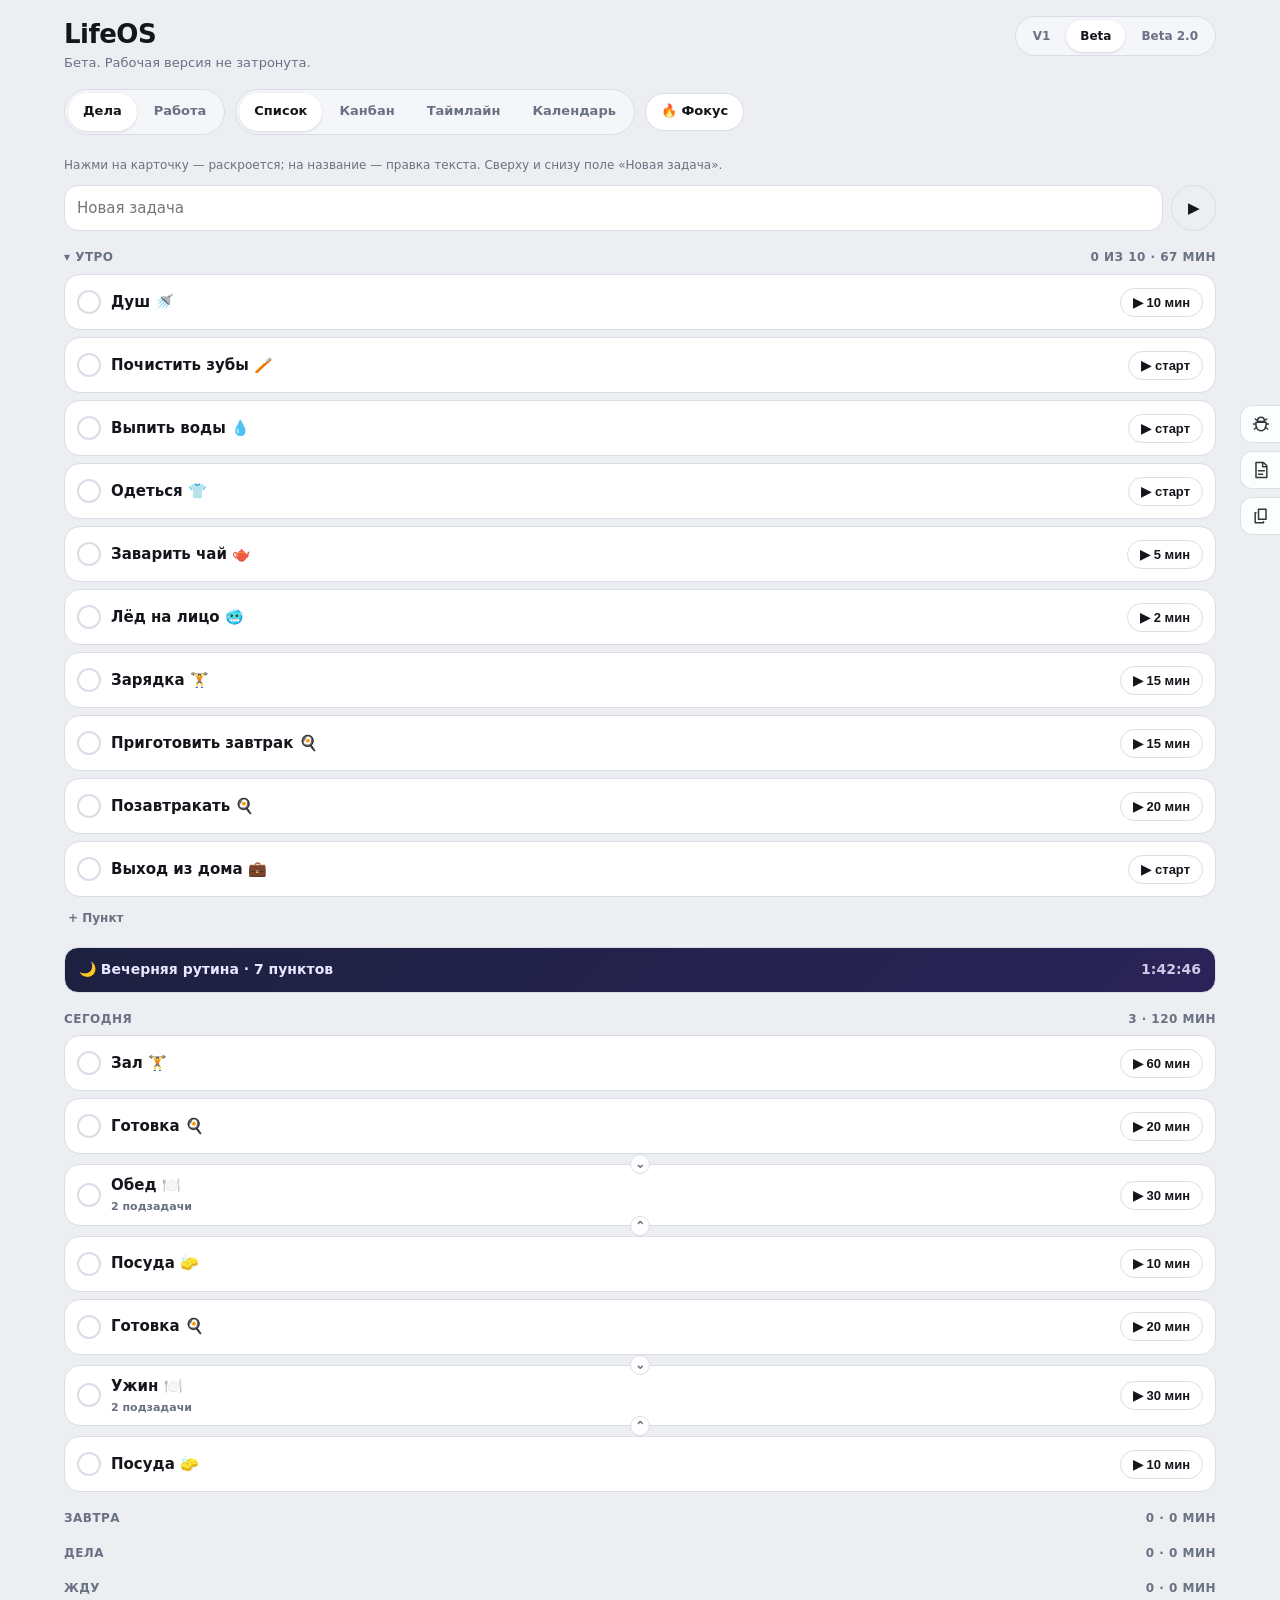
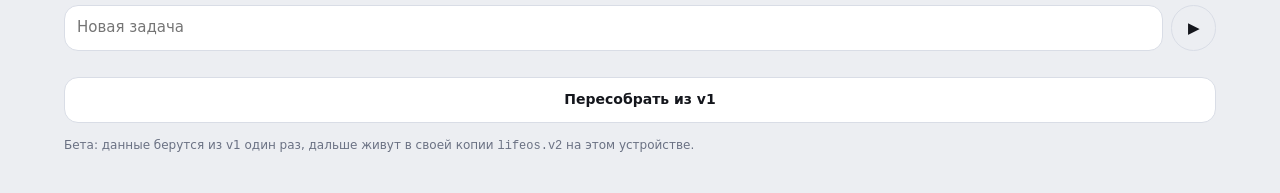
<file: archive/v2/index.html>
<!DOCTYPE html>
<html lang="ru">
<head>
<meta charset="utf-8">
<meta name="viewport" content="width=device-width, initial-scale=1, viewport-fit=cover">
<meta name="apple-mobile-web-app-capable" content="yes">
<title>LifeOS v2 — бета</title>
<style>
:root{--bg:#ECEEF2;--surface:#FFFFFF;--surface-2:#F5F6F9;--ink:#14161C;--muted:#6A7183;--line:#D9DDE6;
 --accent:#FF5A1F;--done:#23A06A;
 --pc-orange-bg:#FFE6D9;--pc-orange:#A8410F;--pc-red-bg:#FBE0DE;--pc-red:#A3261C;
 --pc-yellow-bg:#FBF0CF;--pc-yellow:#7E5A00;--pc-violet-bg:#ECE5FC;--pc-violet:#5B3CC4;
 --pc-blue-bg:#DFEAFC;--pc-blue:#1F5BB8;--pc-green-bg:#DCF1E3;--pc-green:#17693F;
 --pc-aqua-bg:#D8F2F2;--pc-aqua:#0F6B6B;--pc-gray-bg:#E7E9EE;--pc-gray:#4B5263;}
@media (prefers-color-scheme:dark){:root{--bg:#0F1116;--surface:#191C24;--surface-2:#14171E;--ink:#EEF0F5;--muted:#8C93A5;--line:#272B36;
 --accent:#FF6E35;--done:#36C383;
 --pc-orange-bg:#3A2116;--pc-orange:#FF9F6E;--pc-red-bg:#3A1A18;--pc-red:#FF8F86;
 --pc-yellow-bg:#352B12;--pc-yellow:#F2C14E;--pc-violet-bg:#2A2142;--pc-violet:#B9A3FF;
 --pc-blue-bg:#172840;--pc-blue:#8DB8FF;--pc-green-bg:#13301F;--pc-green:#6FD49B;
 --pc-aqua-bg:#11302F;--pc-aqua:#6ED6D3;--pc-gray-bg:#262A33;--pc-gray:#A9B0C0;color-scheme:dark;}}
*{box-sizing:border-box;-webkit-tap-highlight-color:transparent}
body{margin:0;background:var(--bg);color:var(--ink);font:15px/1.4 -apple-system,system-ui,sans-serif;
 padding:16px 14px calc(28px + env(safe-area-inset-bottom));max-width:1180px;margin-inline:auto}
h1{font-size:26px;margin:0 0 2px;letter-spacing:-.02em}
.head{display:flex;align-items:flex-start;justify-content:space-between;gap:12px}
.vsw{margin:0}
.vsw a{display:inline-flex;align-items:center;justify-content:center;min-height:32px;padding:0 14px;border-radius:999px;
 font-weight:800;font-size:12px;color:var(--muted);text-decoration:none}
.vsw a.on{background:var(--surface);color:var(--ink);box-shadow:0 1px 3px rgba(0,0,0,.12)}
.sub{color:var(--muted);font-size:13px;margin-bottom:16px}
.seg{display:inline-flex;gap:2px;background:var(--surface-2);border:1px solid var(--line);border-radius:999px;padding:3px;margin-bottom:10px;flex-wrap:wrap}
.seg button{border:0;background:transparent;color:var(--muted);font:inherit;font-weight:800;font-size:13px;
 padding:8px 15px;border-radius:999px;cursor:pointer;min-height:38px}
.seg button[aria-pressed=true]{background:var(--surface);color:var(--ink);box-shadow:0 1px 3px rgba(0,0,0,.12)}
.bar{display:flex;gap:10px;align-items:center;flex-wrap:wrap;margin-bottom:22px}
.bar .seg{margin-bottom:0}
.hint{color:var(--muted);font-size:12px;margin:0 0 12px}
/* ---------- одна карточка ---------- */
.card{display:flex;align-items:center;gap:10px;min-width:0;background:var(--surface);border:1px solid var(--line);
 border-radius:16px;padding:10px 12px;margin-bottom:7px;min-height:56px}
.card.done{opacity:.55}
.card{position:relative;flex-wrap:wrap}
.card.v{flex-wrap:nowrap}
.card .nm{display:inline-block;max-width:100%;cursor:text;vertical-align:top}
.card .txt{cursor:pointer}
.nmi{width:100%;font:inherit;font-weight:700;font-size:15px;color:var(--ink);background:var(--surface-2);border:1.5px solid var(--accent);border-radius:8px;padding:2px 6px}
.card .x{position:absolute;top:-7px;right:-7px;width:20px;height:20px;border-radius:50%;border:1px solid var(--line);background:var(--surface);
 color:var(--muted);font-size:10px;line-height:1;cursor:pointer;padding:0;opacity:0;transition:opacity .12s;z-index:2}
@media (hover:hover){.card:hover>.x{opacity:1}}
.panel{flex:0 0 100%;width:100%;border-top:1px solid var(--line);margin-top:6px;padding-top:10px;display:flex;flex-direction:column;gap:10px;cursor:default}
.card.dragging{opacity:.3}
.col.dropcol{outline:2px dashed var(--accent);outline-offset:-2px}
.kb .col h3 .clr{margin-left:auto;border:0;background:transparent;color:var(--cink,var(--muted));font:inherit;font-weight:800;font-size:11px;cursor:pointer;opacity:.8;padding:2px 4px}
.kb .col h3 .clr:hover{opacity:1;text-decoration:underline}
.card.ghost{position:fixed;z-index:90;pointer-events:none;box-shadow:0 10px 30px rgba(0,0,0,.28);opacity:.95;margin:0}
.dropline{position:fixed;height:3px;border-radius:2px;background:var(--accent);z-index:91;pointer-events:none}
body.drag{user-select:none;-webkit-user-select:none;cursor:grabbing}
.card{-webkit-touch-callout:none}
.panel .row{display:flex;gap:6px;flex-wrap:wrap;align-items:center}
.panel .plb{font-size:11px;font-weight:800;color:var(--muted);text-transform:uppercase;letter-spacing:.04em;margin-right:2px}
.panel textarea{width:100%;min-height:58px;resize:vertical;font:inherit;font-size:14px;color:var(--ink);background:var(--surface-2);border:1px solid var(--line);border-radius:10px;padding:8px 10px}
.panel input[type=number],.panel input[type=time],.panel input[type=date],.panel .clt,.panel .cl-new,.panel .sub-new{font:inherit;font-size:14px;color:var(--ink);background:var(--surface-2);border:1px solid var(--line);border-radius:8px;padding:5px 8px;min-width:0}
.panel input[type=number]{width:70px}
.chipb{border:1.5px solid var(--line);border-radius:999px;padding:5px 11px;font-weight:800;font-size:12px;background:transparent;color:var(--ink);cursor:pointer}
.chipb.on{background:var(--accent);border-color:var(--accent);color:#fff}
.cktag{border:0;background:transparent;font:inherit;font-size:11px;font-weight:700;color:var(--muted);cursor:pointer;padding:1px 6px;border-radius:8px}
.cktag:hover,.cktag.on{background:var(--surface-2);color:var(--ink)}
.card>.cklist{flex:0 0 100%;display:flex;flex-direction:column;gap:4px;padding-top:6px;border-top:1px solid var(--line)}
.ckrow{display:flex;align-items:center;gap:8px;font-size:13px}.ckrow.done span{text-decoration:line-through;color:var(--muted)}
body.drag .card .plus{opacity:1}
.plus.dropplus{background:var(--accent)!important;color:#fff!important;transform:scale(1.35)}
.card.stackt{margin-top:12px;box-shadow:0 -7px 0 -3px color-mix(in srgb,var(--accent) 34%,var(--surface)),0 -13px 0 -6px color-mix(in srgb,var(--accent) 50%,var(--surface))}
.card.stack.stackt{box-shadow:0 7px 0 -3px color-mix(in srgb,var(--accent) 34%,var(--surface)),0 13px 0 -6px color-mix(in srgb,var(--accent) 50%,var(--surface)),0 -7px 0 -3px color-mix(in srgb,var(--accent) 34%,var(--surface)),0 -13px 0 -6px color-mix(in srgb,var(--accent) 50%,var(--surface))}
.radd{display:block;width:100%;text-align:left;border:0;background:transparent;color:var(--muted);font:inherit;font-weight:800;font-size:12px;padding:6px 4px;cursor:pointer;border-radius:8px}
.radd:hover{background:var(--surface-2)}
.evb{display:flex;justify-content:space-between;align-items:center;width:100%;margin:14px 0 4px;padding:12px 14px;border-radius:14px;border:1px solid var(--line);background:linear-gradient(135deg,#1d2140,#2b2358);color:#e9e6ff;font:inherit;font-weight:800;font-size:14px;cursor:pointer}
.evb .cd{font-variant-numeric:tabular-nums;opacity:.85}
.card.sel{outline:2px solid var(--accent);outline-offset:-2px;background:color-mix(in srgb,var(--accent) 10%,var(--surface))}
.gcount{position:absolute;right:-8px;top:-8px;min-width:22px;height:22px;border-radius:11px;background:var(--accent);color:#fff;font-size:12px;font-weight:800;display:flex;align-items:center;justify-content:center;padding:0 6px}
.selbar{position:fixed;left:50%;bottom:18px;transform:translateX(-50%);z-index:70;display:flex;gap:10px;align-items:center;background:var(--surface);border:1px solid var(--line);border-radius:14px;padding:8px 12px;box-shadow:0 8px 28px rgba(0,0,0,.25);font-weight:800;font-size:13px}
.fab{position:fixed;right:0;top:45%;z-index:60;display:flex;flex-direction:column;gap:8px}
.fab button{width:40px;height:38px;display:grid;place-items:center;text-align:center;border:1px solid var(--line);border-right:0;background:var(--surface);color:var(--ink);font:inherit;font-weight:800;font-size:12px;padding:0;border-radius:12px 0 0 12px;cursor:pointer;opacity:.85}
.fab button.ok{background:var(--ink);color:var(--surface);opacity:1}
.fab button:hover{opacity:1}
#fbdock{position:fixed;right:56px;bottom:12px;z-index:80;display:flex;flex-direction:row-reverse;align-items:flex-end;gap:12px;pointer-events:none}
#fbdock>*{pointer-events:auto}
.fbpop{width:340px;max-height:62vh;overflow:auto;background:var(--surface);border:1px solid var(--line);border-radius:14px;padding:12px;box-shadow:0 12px 36px rgba(0,0,0,.3);display:flex;flex-direction:column;gap:8px}
.fbh{display:flex;justify-content:space-between;align-items:center}.fbx{border:0;background:transparent;color:var(--muted);font-size:20px;cursor:pointer}
.fbta{width:100%;box-sizing:border-box;border:1px solid var(--line);border-radius:10px;background:var(--surface-2);color:var(--ink);font:inherit;font-size:13px;padding:8px;resize:vertical}
.fbctx{font-size:11px;color:var(--muted)}
.fbls{list-style:none;margin:0;padding:0;display:flex;flex-direction:column;gap:6px}.fbls li{display:flex;flex-direction:column;gap:2px;border:1px solid var(--line);border-radius:10px;padding:6px 8px;font-size:12.5px;position:relative}
.fbls li i{font-size:11px;color:var(--muted);font-style:normal}.fbls li button{position:absolute;right:6px;top:4px;border:0;background:transparent;color:var(--muted);cursor:pointer}
.fblog{font-size:11px;color:var(--muted)}.fblog pre{white-space:pre-wrap;margin:4px 0 0;font-size:11px}
.fbf{display:flex;gap:8px;align-items:center}.fbex{font-weight:800}.fbst{font-size:12px;color:var(--muted)}
.lasso{position:fixed;z-index:75;border:1px solid var(--accent);background:color-mix(in srgb,var(--accent) 14%,transparent);pointer-events:none;border-radius:6px}
body.lassoing{user-select:none;-webkit-user-select:none}
.pfoot{display:flex;align-items:center;justify-content:space-between}
.dtbtn{border:0;background:transparent;color:var(--muted);font:inherit;font-size:12px;font-weight:700;padding:3px 6px;border-radius:8px;cursor:pointer;opacity:.7}
.dtbtn.set{opacity:1}
.dtbtn:hover{background:var(--surface-2)}
.dtbox{flex-wrap:wrap;gap:6px;align-items:center}
@media (max-width:480px){
 .seg button{padding:8px 10px;font-size:12.5px}
 #envSeg{display:flex;width:100%;box-sizing:border-box}#envSeg button{flex:1 1 auto;padding:8px 4px}
}
.card .nm{display:inline-block;max-width:100%;overflow-wrap:anywhere}
.chipb.danger{margin-left:auto;color:var(--pc-red);border-color:var(--pc-red-bg)}
.cl{display:flex;flex-direction:column;gap:6px}
.cli{display:flex;gap:8px;align-items:center}.cli .clt{flex:1}
.cli input[type=checkbox]{accent-color:var(--done);width:18px;height:18px}
.cli.done .clt{text-decoration:line-through;color:var(--muted)}
.card>.plus{position:absolute;left:50%;margin-left:-10px;width:20px;height:20px;border-radius:50%;border:1px solid var(--line);background:var(--surface);
 color:var(--muted);font-weight:900;font-size:14px;line-height:1;padding:0;cursor:pointer;opacity:0;pointer-events:none;z-index:2}
.card>.pl-top{top:-11px}.card>.pl-bot{bottom:-11px}
@media (hover:hover){.card:hover>.plus{opacity:1;pointer-events:auto}.card:hover{z-index:3}}
.card.open>.plus{opacity:1;pointer-events:auto}
.card.open{z-index:3}
.card>.subqa{flex:0 0 100%;width:100%;margin:6px 0 0}
.card>.subqa.pre{order:-1;margin:0 0 6px}
.card>.panel{order:1}.card>.subqa.post{order:2}
.cli .clx{border:0;background:transparent;color:var(--muted);cursor:pointer;font-size:12px;padding:4px}
.panel .cl-new{width:100%}
.qa{display:flex;gap:8px;align-items:center;margin:6px 0 10px}
.qa input{flex:1;min-width:0;border:1.5px solid var(--line);border-radius:14px;background:var(--surface);color:var(--ink);font:inherit;padding:10px 12px;min-height:46px}
.qa .qp{min-height:46px;padding:0 16px;font-size:14px}
.tl .slot:has(.card.open){z-index:6;height:auto!important}

.card.v{flex-direction:column;align-items:stretch;gap:6px;padding:10px 11px}
.card.v .top{display:flex;align-items:flex-start;gap:9px;min-width:0}
.card.v .nm{white-space:normal;overflow:visible;line-height:1.25}
.card.v .row2{display:flex;align-items:center;gap:8px;justify-content:flex-end}
.card.done .nm{text-decoration:line-through}
.ck{flex:none;width:24px;height:24px;border-radius:50%;border:2px solid var(--line);background:transparent;cursor:pointer;display:grid;place-items:center;padding:0}
.card.done .ck{background:var(--done);border-color:var(--done);color:#fff;font-size:13px;font-weight:900}
.txt{flex:1 1 0;min-width:0}
.nm{font-weight:700;font-size:15px;display:block;overflow:hidden;text-overflow:ellipsis;white-space:nowrap}
.meta{display:flex;gap:6px;align-items:center;margin-top:3px;flex-wrap:wrap;min-width:0}
.chip{max-width:100%;overflow:hidden;text-overflow:ellipsis;font-size:10px;font-weight:800;padding:2px 8px;border-radius:999px;display:inline-flex;align-items:center;gap:5px;white-space:nowrap}
.chip::before{content:"";width:5px;height:5px;border-radius:50%;background:currentColor}
.ckn,.subn{font-size:11px;font-weight:700;color:var(--muted)}
.desc{min-width:0;max-width:100%;font-size:12px;color:var(--muted);overflow:hidden;text-overflow:ellipsis;white-space:nowrap}
.at{font-size:13px;font-weight:700;color:var(--muted);flex:none}
.mins{flex:none;display:inline-flex;align-items:center;gap:5px;border:1.5px solid var(--line);border-radius:999px;
 padding:6px 12px;font-size:13px;font-weight:800;background:transparent;color:var(--ink);cursor:pointer}
.mins.hot{background:var(--accent);border-color:var(--accent);color:#fff}
.mins,.play{-webkit-touch-callout:none;-webkit-user-select:none;user-select:none;touch-action:manipulation;font-variant-numeric:tabular-nums}
.mins.done-t.early{color:var(--pc-green);border-color:var(--pc-green-bg);background:var(--pc-green-bg)}
.mins.done-t.late{color:var(--pc-red);border-color:var(--pc-red-bg);background:var(--pc-red-bg)}
.mins.run{background:var(--accent);border-color:var(--accent);color:#fff}
.mins.pause{border-style:dashed}
.mins.over{background:var(--pc-red-bg);border-color:var(--pc-red);color:var(--pc-red)}
.play.run{background:var(--accent);border-color:var(--accent);color:#fff}
.play.over{background:var(--pc-red-bg);border-color:var(--pc-red);color:var(--pc-red)}
.fbtn{border:1.5px solid var(--line);background:var(--surface);color:var(--ink);font:inherit;font-weight:800;font-size:13px;
 padding:8px 15px;border-radius:999px;cursor:pointer;min-height:38px;-webkit-touch-callout:none;-webkit-user-select:none;user-select:none}
.fbtn[hidden]{display:none}
.fbtn.on{border-color:var(--accent);color:var(--accent);background:color-mix(in srgb,var(--accent) 14%,transparent)}
.pop{position:fixed;z-index:50;background:var(--surface);border:1px solid var(--line);border-radius:14px;
 box-shadow:0 8px 28px rgba(0,0,0,.22);padding:6px;min-width:176px}
.pop button{display:block;width:100%;text-align:left;border:0;background:transparent;color:var(--ink);font:inherit;
 font-weight:700;font-size:14px;padding:10px 12px;border-radius:9px;cursor:pointer;white-space:pre}
.pop button:hover{background:var(--surface-2)}
.pop hr{border:0;border-top:1px solid var(--line);margin:4px 0}
.toast{position:fixed;left:50%;transform:translateX(-50%);bottom:calc(22px + env(safe-area-inset-bottom));z-index:60;
 background:var(--ink);color:var(--bg);border-radius:14px;padding:10px 14px;font-weight:700;font-size:14px;display:flex;gap:12px;align-items:center}
.toast button{border:0;background:transparent;color:var(--accent);font:inherit;font-weight:800;cursor:pointer}
.pc-orange{background:var(--pc-orange-bg);color:var(--pc-orange)}.pc-red{background:var(--pc-red-bg);color:var(--pc-red)}
.pc-yellow{background:var(--pc-yellow-bg);color:var(--pc-yellow)}.pc-violet{background:var(--pc-violet-bg);color:var(--pc-violet)}
.pc-blue{background:var(--pc-blue-bg);color:var(--pc-blue)}.pc-green{background:var(--pc-green-bg);color:var(--pc-green)}
.pc-aqua{background:var(--pc-aqua-bg);color:var(--pc-aqua)}.pc-gray{background:var(--pc-gray-bg);color:var(--pc-gray)}
/* ---------- окружения ---------- */
.kb::-webkit-scrollbar{height:8px}.kb::-webkit-scrollbar-thumb{background:var(--line);border-radius:4px}
.ghead{font-size:12px;font-weight:800;text-transform:uppercase;letter-spacing:.04em;color:var(--muted);margin:18px 0 8px;display:flex;justify-content:space-between}
.tl{position:relative;padding-left:52px}
.tl .hr{position:relative;height:56px;border-top:1px solid var(--line)}
.tl .hr span{position:absolute;z-index:4;left:-52px;top:-9px;font-size:11px;font-weight:800;color:var(--muted);width:44px;text-align:right}
.tl .slot{position:absolute;left:0;right:0}
.tl .slot .card{height:100%;margin:0;align-items:flex-start}
.tl .slot .card .txt{align-self:center}
.tl .now{position:absolute;left:-6px;right:0;height:2px;background:var(--accent);z-index:3}
.tl .now::before{content:"";position:absolute;left:-4px;top:-3px;width:8px;height:8px;border-radius:50%;background:var(--accent)}
.kb{--kbp:max(14px,calc((100vw - 1180px)/2 + 14px));display:flex;gap:10px;overflow-x:auto;padding:0 var(--kbp) 6px;scroll-padding-inline:var(--kbp);scroll-snap-type:x mandatory;width:100vw;margin-left:calc(50% - 50vw)}
.kb .col{flex:0 0 320px;min-width:320px;scroll-snap-align:start;background:var(--surface-2);border:1px solid var(--line);border-radius:18px;padding:10px}
.kb .col{background:var(--cbg,var(--surface-2));border-color:var(--cln,var(--line))}
@media (max-width:480px){.kb .col{flex:0 0 min(84vw,320px);min-width:min(84vw,320px)}}
.kb .col h3{margin:2px 2px 10px;display:flex;align-items:center;gap:8px;font-size:12px;font-weight:800}
.kb .col h3 .tag{display:inline-flex;align-items:center;gap:6px;padding:4px 10px;border-radius:999px;
 text-transform:uppercase;letter-spacing:.04em;background:var(--ctag,var(--surface));color:var(--cink,var(--muted))}
.kb .col h3 .tag::before{content:"";width:6px;height:6px;border-radius:50%;background:currentColor}
.kb .col h3 .cnt{color:var(--cink,var(--muted));font-size:13px}
.kb .col .add{margin-top:8px;width:100%;border:0;background:transparent;color:var(--cink,var(--muted));
 font:inherit;font-weight:800;font-size:13px;text-align:left;padding:8px 4px;border-radius:10px;cursor:pointer;opacity:.85}
.kb .col .add:hover{background:color-mix(in srgb,var(--cink,var(--muted)) 10%,transparent)}
.card.v .prog{height:3px;border-radius:2px;background:var(--line);overflow:hidden}
.card.v .prog i{display:block;height:100%;background:var(--accent)}
.card.v .pmeta{font-size:11px;font-weight:700;color:var(--muted)}
.card.v .row2{justify-content:space-between;align-items:center;gap:8px;min-height:30px}
.card.v .r2r{display:flex;align-items:center;gap:8px;flex:none}
.card.v .pmeta{flex:1;min-width:0;overflow:hidden;text-overflow:ellipsis;white-space:nowrap}
.kp{flex:none;white-space:nowrap}
.card.kid2{margin-left:0;position:relative}
.card.kid2::before{content:"";position:absolute;left:50%;top:-10px;height:10px;width:0;border-left:2px solid var(--line);pointer-events:none}
.card.kid2.kpre::before{top:auto;bottom:-10px}
.card.kid2.kpre{margin-bottom:10px}
.card.kid2.kpre>.pl-bot,.card.kid2:not(.kpre)>.pl-top{display:none}
.card.kid2:not(.kpre){margin-top:10px}
.card>.fold{position:absolute;left:50%;margin-left:0;transform:translateX(-50%);bottom:-11px;width:22px;height:22px;border-radius:50%;border:1px solid var(--line);background:var(--surface);color:var(--ink);font-size:12px;line-height:1;padding:0;cursor:pointer;z-index:2}
.card>.plus.arr{opacity:1;pointer-events:auto;font-size:12px}
.card.stack{margin-bottom:12px;box-shadow:0 7px 0 -3px color-mix(in srgb,var(--accent) 34%,var(--surface)),0 13px 0 -6px color-mix(in srgb,var(--accent) 50%,var(--surface))}
.kids{display:flex;flex-direction:column;gap:4px;margin-left:8px;padding-left:8px;border-left:2px solid var(--line)}
.kid{display:flex;align-items:center;gap:6px;font-size:13px}
.kid .kn{flex:1;min-width:0;overflow:hidden;text-overflow:ellipsis;white-space:nowrap}
.kid.done .kn{text-decoration:line-through;color:var(--muted)}
.kid .ck{width:18px;height:18px;font-size:11px;flex:none}
.mscr{max-width:640px;margin:8px auto}.mscr .mh{display:flex;align-items:center;justify-content:space-between;margin-bottom:10px}.mscr h2{margin:0;font-size:24px}
.pbtn{padding:0 11px;display:grid;place-items:center;align-self:center}
.pbtn[hidden]{display:none}
.ppop{position:fixed;left:50%;top:90px;transform:translateX(-50%);z-index:90;width:360px;max-height:78vh;overflow:auto;background:var(--surface);border:1px solid var(--line);border-radius:16px;padding:12px;box-shadow:0 14px 40px rgba(0,0,0,.35)}
.ppop .ph{display:flex;align-items:center;justify-content:space-between;margin-bottom:4px;font-weight:800}
.ppop .ph .px{border:0;background:transparent;color:var(--muted);font-size:20px;line-height:1;cursor:pointer;padding:0 4px}
.ppop .pa{display:flex;gap:14px;margin-bottom:6px}
.ppop .pa button{border:0;background:none;color:var(--accent);font:inherit;font-weight:700;font-size:13px;cursor:pointer;padding:2px 0}
.prow{display:flex;align-items:center;gap:10px;padding:7px 4px;border-radius:10px;user-select:none;-webkit-user-select:none}
.prow.drag{background:var(--surface-2);box-shadow:0 4px 14px rgba(0,0,0,.2);position:relative;z-index:2}
.prow .pg{cursor:grab;color:var(--muted);letter-spacing:-3px;font-weight:800;padding:2px 4px;touch-action:none}
.prow .pn{flex:1;min-width:0;padding:5px 11px;border-radius:9px;font-weight:700;background:color-mix(in srgb,var(--pc-gray-bg) 100%,var(--surface));overflow:hidden;text-overflow:ellipsis;white-space:nowrap}
.prow .pe{border:0;background:none;color:var(--ink);cursor:pointer;padding:4px;display:grid;place-items:center}
.prow.off .pn,.prow.off .pe{opacity:.4}
.kb .col h3.pdrag{cursor:grab;user-select:none;-webkit-user-select:none}
.pdrag .grip{color:var(--muted);margin-right:6px;letter-spacing:-3px;font-weight:800;opacity:.7}
.pdrag:hover .grip{opacity:1}
.col.pmove{opacity:.55}
.col.pdrop{outline:2px dashed var(--accent)}
.play{flex:none;width:34px;height:34px;border-radius:50%;border:1.5px solid var(--line);background:transparent;
 color:var(--ink);font-size:12px;line-height:1;cursor:pointer;padding:0}
.cal{display:grid;grid-template-columns:repeat(7,1fr);gap:4px}
.cal .dow{font-size:11px;font-weight:800;color:var(--muted);text-align:center;padding:4px 0}
.cal .day{min-height:76px;background:var(--surface);border:1px solid var(--line);border-radius:12px;padding:5px 6px;font-size:11px}
.cal .day.out{opacity:.35}
.cal .day.today{border-color:var(--accent);border-width:2px}
.cal .n{font-weight:800;color:var(--muted);display:block;margin-bottom:3px}
.cal .ev{background:var(--surface-2);border-radius:7px;padding:3px 5px;margin-bottom:3px;font-weight:700;
 overflow:hidden;text-overflow:ellipsis;white-space:nowrap;font-size:11px}
.empty{color:var(--muted);font-size:13px;padding:10px 2px}
.foot{display:flex;gap:10px;margin-top:26px;flex-wrap:wrap}
.foot a,.foot button{flex:1;min-width:150px;min-height:46px;display:flex;align-items:center;justify-content:center;
 border:1.5px solid var(--line);border-radius:14px;background:var(--surface);color:var(--ink);
 font:inherit;font-weight:800;font-size:14px;text-decoration:none;cursor:pointer}
.note{font-size:12px;color:var(--muted);margin-top:14px}
</style>
</head>
<body>
<div class="head">
  <div><h1>LifeOS</h1><div class="sub">Бета. Рабочая версия не затронута.</div></div>
  <div class="seg vsw"><a href="../index.html">V1</a><a class="on" href="#">Beta</a><a href="../v2b/index.html">Beta 2.0</a></div>
</div>
<div class="bar">
  <div class="seg" id="sysSeg"></div>
  <div class="seg" id="envSeg"></div>
  <button class="fbtn" id="fbtn" type="button" hidden>🔥 Фокус</button>
  <button class="fbtn pbtn" id="pbtn" type="button" title="Проекты: порядок и видимость" aria-label="Проекты"><svg viewBox="0 0 24 24" width="18" height="18" aria-hidden="true"><path d="M4 7h16M4 12h16M4 17h10" fill="none" stroke="currentColor" stroke-width="2" stroke-linecap="round"/></svg></button>
  </div>
<p class="hint" id="hint"></p>
<div id="view"></div>
<div class="foot">
  <button id="again">Пересобрать из v1</button>
</div>
<p class="note">Бета: данные берутся из v1 один раз, дальше живут в своей копии <code>lifeos.v2</code> на этом устройстве.</p>

<script>
"use strict";
const V1="lifeos.v1", V2="lifeos.v2";
const read=(k)=>{try{const s=localStorage.getItem(k);return s?JSON.parse(s):null}catch{return null}};
const el=(t,c,x)=>{const n=document.createElement(t);if(c)n.className=c;if(x!=null)n.textContent=x;return n};
const esc=(s)=>String(s==null?"":s);

/* ---------- база: одна задача, одна форма (ARCHITECTURE.md §4) ---------- */
function task(src,over){
  return Object.assign({
    id:String(src.id||Math.random().toString(36).slice(2)),
    name:String(src.name||""), desc:String(src.note||src.desc||""),
    check:Array.isArray(src.check)?src.check:[],
    type:"дела", project:src.project||"", routine:"",
    where:src.where||"", ord:0,
    at:src.at||"", due:src.due||"", min:Number(src.min)||0,
    spent:+src.spent||0, sessions:+src.sessions||0, acc:+src.acc||0,
    done:!!src.done, doneAt:+src.doneAt||0, tm:null, archived:false,
    status:src.done?"done":"", stage:"", waitUntil:src.waitUntil||"",
    link:src.link||"", rel:src.rel||"",
  },over);
}
function migrate(v1){
  const out=[], add=(t)=>{t.ord=out.length;out.push(t)};
  (v1.tasks||[]).forEach((t)=>add(task(t,{type:"дела",where:t.where||"today"})));
  ["morning","evening"].forEach((k)=>((v1.routines||{})[k]||[]).forEach((t)=>add(task(t,{type:"дела",routine:k,where:"today"}))));
  ((v1.work||{}).tasks||[]).forEach((t)=>add(task(t,{type:"работа",status:t.status||"",stage:t.stage||"",
    where:"",link:t.parent||"",rel:t.parent?"post":""})));
  const pj=(v1.projects||[]).map((p)=>({id:p.id,name:p.name,color:p.color||"gray",type:p.kind==="work"?"работа":"дела"}))
    .concat(((v1.work||{}).projects||[]).map((p)=>({id:p.id,name:p.name,color:p.color||"gray",type:"работа"})));
  return {v:2,migratedAt:Date.now(),projects:pj,tasks:out};
}

let S=null;
const UI=(()=>{const u={sys:"дела",env:"list"},r=read("lifeos.v2.ui")||{};
  if(r.sys==="дела"||r.sys==="работа")u.sys=r.sys;if(["list","kanban","timeline","calendar"].includes(r.env))u.env=r.env;return u})();
const COLS={
  status:[["","Не начато"],["todo","В работу"],["doing","В работе"],["wait","Жду"],["done","Готово"]],
};
const proj=(id)=>{const p=S.projects.find((x)=>x.id===id)||null;return p&&p.type===UI.sys&&(UI.sys==="работа"||!/^работа$/i.test(p.name))?p:null};
const mine=()=>S.tasks.filter((t)=>t.type===UI.sys&&!t.routine);   /* рутины живут в своих группах «Утро»/«Вечер» */

/* ---------- одна карточка на все окружения ---------- */
/* общие кусочки карточки: считаются один раз, окружение только выбирает, где их поставить */
const CKS=new Set(read("lifeos.v2.ckshow")||[]);
const saveCks=()=>{try{localStorage.setItem("lifeos.v2.ckshow",JSON.stringify([...CKS]))}catch{}};
function ckTag(t){const b=el("button","cktag"+(CKS.has(t.id)?" on":""),checkTxt(t));b.type="button";b.title=CKS.has(t.id)?"Скрыть чек-лист":"Показать чек-лист";
  b.onclick=(e)=>{e.stopPropagation();if(CKS.has(t.id))CKS.delete(t.id);else CKS.add(t.id);saveCks();render()};return b}
function ckList(t){const w=el("div","cklist");
  t.check.forEach((c)=>{const r=el("div","ckrow"+(c.done?" done":""));const cb=el("input");cb.type="checkbox";cb.checked=!!c.done;
    cb.onclick=(e)=>e.stopPropagation();cb.onchange=()=>{pushUndo();c.done=cb.checked;save();render()};
    r.append(cb,el("span",null,c.text||c.t||c.name||""));w.appendChild(r)});return w}
const checkTxt=(t)=>t.check&&t.check.length?t.check.filter((c)=>c.done).length+"/"+t.check.length+" ✓":"";
const atSpan=()=>null; /* время живёт в подвале раскрытой карточки; на таймлайне его показывает сама позиция */
function pillBtn(t,cls,title){const pl=el("button","mins"+cls,"");pl.type="button";if(title)pl.title=title;pl.dataset.tid=t.id;wirePill(pl,t);return pl}
function cardBase(t,opt={}){
  const li=el("div","card"+(t.done?" done":""));
  const ck=el("button","ck",t.done?"✓":"");ck.setAttribute("aria-label","Отметить");
  ck.onclick=(e)=>{e.stopPropagation();pushUndo();if(t.done){t.done=false;if(t.type==="работа")t.status="todo";save();render()}else complete(t)};
  li.appendChild(ck);
  const txt=el("div","txt"); txt.appendChild(el("span","nm",t.name||"Без названия"));
  const meta=el("div","meta"); const p=proj(t.project);
  if(p&&!opt.noProject){const c=el("span","chip pc-"+p.color,p.name);meta.appendChild(c)}
  if(checkTxt(t)&&!opt.v)meta.appendChild(ckTag(t));
  const kids=S.tasks.filter((x)=>x.link===t.id).length;
  if(kids)meta.appendChild(el("span","subn",kids+" подзадач"+(kids===1?"а":"и")));
  if(t.desc)meta.appendChild(el("span","desc",t.desc));
  if(meta.children.length)txt.appendChild(meta);
  if(opt.v){
    li.classList.add("v");
    const top=el("div","top");top.appendChild(li.firstChild);top.appendChild(txt);
    if(!t.done)top.appendChild(pillBtn(t," kp","Старт/пауза. ПКМ — время"));
    li.appendChild(top);
    if(t.min){const pr=el("div","prog"),i=el("i");
      i.style.width=Math.min(100,Math.round((spentOf(t)/60000)/t.min*100))+"%";pr.appendChild(i);li.appendChild(pr)}
    if(!(t.min||checkTxt(t)||atSpan(t,opt)))return li;
    const r2=el("div","row2");
    r2.appendChild(el("span","pmeta",t.min?Math.round(spentOf(t)/60000)+" из "+t.min+" мин":""));
    if(checkTxt(t))r2.appendChild(ckTag(t));
    const right=el("div","r2r");
    {const a=atSpan(t,opt);if(a)right.appendChild(a)}
    r2.appendChild(right);
    li.appendChild(r2);
    return li;
  }
  li.appendChild(txt);
  {const a=atSpan(t,opt);if(a)li.appendChild(a)}
  if(t.done){const sp=t.spent||0;
    if(sp>0||t.min){const c=el("span","mins done-t"+(t.min&&sp>t.min*60000?" late":" early"),fmtSpent(sp));li.appendChild(c)}}
  else li.appendChild(pillBtn(t,opt.hot?" hot":""));
  return li;
}

/* ---------- таймер: один бегущий, остальные замораживаются ---------- */
const NOW=()=>Date.now()+(window.__off||0);
const mmss=(ms)=>{ms=Math.max(0,Math.ceil(ms/1000));return Math.floor(ms/60)+":"+String(ms%60).padStart(2,"0")};
const byId=(id)=>S.tasks.find((t)=>t.id===id);
const leftOf=(t)=>!t.tm?null:(t.tm.run?t.tm.end-NOW():t.tm.left);
const spentOf=(t)=>t.done?(t.spent||0):(t.acc||0)+(t.tm&&t.tm.run?NOW()-t.tm.seg:0);
let AC=null;
function audio(){try{if(!AC){const C=window.AudioContext||window.webkitAudioContext;if(C)AC=new C()}if(AC&&AC.state==="suspended")AC.resume()}catch{}}
window.__ac=()=>AC&&AC.state;
["pointerdown","keydown","touchstart"].forEach((ev)=>document.addEventListener(ev,audio,{capture:true,passive:true}));
function ring(){window.__rings=(window.__rings||0)+1;
  document.title="⏰ Время вышло";setTimeout(()=>{document.title="LifeOS v2 — бета"},4000);
  try{audio();if(!AC)return;
    if(AC.state!=="running"){AC.resume().then(beeps).catch(()=>{});return}
    beeps()}catch{}}
function beeps(){
  try{const t0=AC.currentTime;
    for(let i=0;i<6;i++){const o=AC.createOscillator(),g=AC.createGain();o.frequency.value=i%2?660:880;
      g.gain.setValueAtTime(0.0001,t0+i*0.5);g.gain.exponentialRampToValueAtTime(0.35,t0+i*0.5+0.02);g.gain.exponentialRampToValueAtTime(0.0001,t0+i*0.5+0.4);
      o.connect(g);g.connect(AC.destination);o.start(t0+i*0.5);o.stop(t0+i*0.5+0.45)}}catch{}}
function pauseT(t){const m=t.tm;if(!m||!m.run)return;m.left=m.end-NOW();t.acc=(t.acc||0)+(NOW()-m.seg);m.run=false;if(t.type==="работа"&&t.status==="doing")t.status="wait"}
function startT(t){audio();
  S.tasks.forEach((x)=>{if(x!==t&&x.tm&&x.tm.run)pauseT(x)});
  if(!t.tm){const sw=!t.min;t.tm={run:true,sw,end:NOW()+(sw?0:t.min*60000),left:0,seg:NOW(),rang:false}}
  else if(!t.tm.run){t.tm.run=true;t.tm.end=NOW()+t.tm.left;t.tm.seg=NOW()}
  if(t.type==="работа"&&!t.done)t.status="doing";
  save();tick();if(t.type==="работа")render()}
function toggleT(t){logA((t.tm&&t.tm.run?"пауза ":"старт ")+nmq(t));if(t.tm&&t.tm.run){pauseT(t);save();tick();if(t.type==="работа")render()}else startT(t)}
function addT(t,min){const add=min*60000;
  if(!t.tm){t.min=(t.min||0)+min;save();render();return}
  if(t.tm.sw)return;
  const l=leftOf(t);const nl=l<0?add:l+add;t.tm.left=nl;if(t.tm.run)t.tm.end=NOW()+nl;t.tm.rang=false;save();tick()}
function markDone(t){
  if(t.tm){if(t.tm.run)pauseT(t);t.tm=null}
  t.spent=t.acc||0;t.acc=0;t.done=true;t.doneAt=NOW();if(t.type==="работа")t.status="done"}
function complete(t){
  logA("готово "+nmq(t));markDone(t);save();render();
  if(F.on)nextInFocus(t)}
function fmtSpent(ms){const s=Math.round(ms/1000);if(s<60)return s+" с";
  const m=Math.floor(s/60),r=s%60;if(m<60)return m+":"+String(r).padStart(2,"0")+" мин";return Math.floor(m/60)+" ч "+String(m%60).padStart(2,"0")+" мин"}
function pillText(t){
  const m=t.tm;if(!m)return "▶ "+(t.min?t.min+" мин":"старт");
  const l=leftOf(t);
  if(m.sw)return (m.run?"⏸ ":"▶ ")+mmss(-l);
  return (m.run?"⏸ ":"▶ ")+(l<0?"+"+mmss(-l):mmss(l))}
function paintPill(b,t){
  const m=t.tm,l=leftOf(t),over=!!m&&!m.sw&&l<0;
  b.classList.toggle("run",!!m&&m.run&&!over);b.classList.toggle("over",over);b.classList.toggle("pause",!!m&&!m.run);
  b.textContent=b.classList.contains("play")?(m&&m.run?"⏸":"▶"):pillText(t)}
function tick(){
  S.tasks.forEach((t)=>{const m=t.tm;if(m&&m.run&&!m.sw&&!m.rang&&m.end-NOW()<=0){m.rang=true;save();ring()}});
  document.querySelectorAll("[data-tid]").forEach((b)=>{const t=byId(b.dataset.tid);if(t&&!t.done)paintPill(b,t)})}
setInterval(()=>{if(S){tick();const c=document.querySelector("#evb .cd");if(c)c.textContent=endOfDay();if(S.day&&S.day.iso!==dayISO())render()}},500);
document.addEventListener("visibilitychange",()=>{if(S&&document.visibilityState==="visible")tick()});

/* ---------- всплывающее меню: ПКМ или долгое нажатие ---------- */
function closePop(){document.querySelectorAll(".pop").forEach((n)=>n.remove())}
function popup(x,y,items){closePop();
  const p=el("div","pop");
  items.forEach((it)=>{if(it==="-"){p.appendChild(el("hr"));return}
    const b=el("button",null,it[0]);b.type="button";b.onclick=(e)=>{e.stopPropagation();closePop();it[1]()};p.appendChild(b)});
  document.body.appendChild(p);
  const w=p.offsetWidth,h=p.offsetHeight;
  p.style.left=Math.max(8,Math.min(x,innerWidth-w-8))+"px";p.style.top=Math.max(8,Math.min(y,innerHeight-h-8))+"px"}
document.addEventListener("click",(e)=>{
  closePop();
  if(UI.dt&&document.contains(e.target)&&!e.target.closest(".card")){UI.dt=null;render();return}
  if(UI.sub&&document.contains(e.target)&&!e.target.closest(".subqa,.plus,.pop,.toast")){UI.sub=null;render();return}
  if(!UI.open||!document.contains(e.target))return;
  if(e.target.closest(".card,.pop,.toast,.qa,.bar,.head,.foot"))return;
  UI.open=null;UI.sub=null;UI.dt=null;render()});
function onMenu(node,open){
  let tm=null,fired=false,sx=0,sy=0;
  node.addEventListener("contextmenu",(e)=>{e.preventDefault();open(e.clientX,e.clientY)});
  node.addEventListener("touchstart",(e)=>{fired=false;const p=e.touches[0];sx=p.clientX;sy=p.clientY;
    tm=setTimeout(()=>{fired=true;open(sx,sy)},500)},{passive:true});
  const stop=()=>clearTimeout(tm);
  node.addEventListener("touchmove",stop,{passive:true});node.addEventListener("touchcancel",stop);
  node.addEventListener("touchend",(e)=>{stop();if(fired)e.preventDefault()});
  node.addEventListener("click",(e)=>{if(fired){e.stopImmediatePropagation();e.preventDefault();fired=false}},true)}
function wirePill(b,t){
  b.onclick=(e)=>{e.stopPropagation();toggleT(t)};
  onMenu(b,(x,y)=>{
    const items=[];
    if(t.tm){
      items.push([t.tm.run?"⏸ Пауза":"▶ Продолжить",()=>toggleT(t)],"-");
      if(!t.tm.sw)[1,5,10,15].forEach((m)=>items.push(["+ "+m+" мин",()=>addT(t,m)]));
    }else{
      [5,10,15,25,30,45,60].forEach((m)=>items.push([(t.min===m?"✓ ":"    ")+m+" мин",()=>{pushUndo();t.min=m;save();render()}]));
      items.push(["Своё число…",()=>{const v=parseInt(prompt("Минут:",String(t.min||20)),10);if(v>0){pushUndo();t.min=v;save();render()}}],
        ["Без времени (секундомер)",()=>{pushUndo();t.min=0;save();render()}]);
    }
    items.push("-",["✓ Готово",()=>complete(t)]);
    popup(x,y,items)});
  paintPill(b,t)}

/* ---------- фокус: запоминающий фильтр над «Сегодня» (Дела) / ToDo (Работа) ---------- */
const FK="lifeos.v2.focus";
const PRESETS=[["n3","Первые 3",{n:3}],["n5","Первые 5",{n:5}],["m30","30 мин",{m:30}],["m60","1 час",{m:60}],["m90","1,5 часа",{m:90}],["m120","2 часа",{m:120}]];
const dayISO=()=>{const d=new Date(NOW());return d.getFullYear()+"-"+String(d.getMonth()+1).padStart(2,"0")+"-"+String(d.getDate()).padStart(2,"0")};
let F=Object.assign({on:false,preset:"n3",day:"",ids:{}},read(FK)||{});
const saveF=()=>{try{localStorage.setItem(FK,JSON.stringify(F))}catch{}};
function workQueue(){
  const w=S.tasks.filter((t)=>t.type==="работа"&&!t.link&&!t.done&&!t.archived);
  const cur=w.filter((t)=>t.status==="doing"||(t.status==="wait"&&t.tm)),nxt=w.filter((t)=>t.status==="todo");
  return {cur,nxt,all:cur.concat(nxt)}}
function candidates(sys){
  if(sys==="работа")return workQueue().all;
  return S.tasks.filter((t)=>t.type===sys&&!t.routine&&!t.link&&!t.done&&(t.where||"")==="today")}
function focusCompute(sys){
  const pr=PRESETS.find((p)=>p[0]===F.preset)[2],c=candidates(sys),out=[];
  if(pr.n)c.slice(0,pr.n).forEach((t)=>out.push(t.id));
  else{let sum=0;for(const t of c){if(sum+(t.min||0)>pr.m)break;sum+=t.min||0;out.push(t.id)}}
  F.ids[sys]=out;F.day=dayISO();saveF()}
function focusEnsure(sys){if(F.on&&(F.day!==dayISO()||!F.ids[sys]))focusCompute(sys)}
function closeToast(){const o=document.getElementById("toast");if(o){clearTimeout(o._t);o.remove()}}
function nextInFocus(done){
  const ids=F.ids[done.type]||[],n=ids.map(byId).find((x)=>x&&!x.done&&x.min>0);
  if(!n)return;
  closeToast();const tz=el("div","toast");tz.id="toast";tz.appendChild(el("span",null,"Следующая: "+n.name+" — старт через 3 с"));
  const c=el("button",null,"Отмена");c.onclick=()=>{clearTimeout(tz._t);tz.remove()};tz.appendChild(c);
  tz._t=setTimeout(()=>{tz.remove();startT(n);render()},3000);document.body.appendChild(tz)}
function paintFocusBtn(){
  const b=document.getElementById("fbtn");b.hidden=UI.env!=="list";const pb=document.getElementById("pbtn");if(pb)pb.hidden=UI.env!=="kanban";if(UI.env!=="kanban")projClose();
  const pr=PRESETS.find((p)=>p[0]===F.preset);
  b.classList.toggle("on",F.on);b.setAttribute("aria-pressed",F.on);
  b.textContent="🔥 Фокус"+(F.on?" · "+pr[1].toLowerCase():"")}
function initFocusBtn(){const b=document.getElementById("fbtn");let fired=false;
  b.onclick=()=>{if(fired){fired=false;return}F.on=!F.on;if(F.on)focusCompute(UI.sys);saveF();render()};
  onMenu(b,(x,y)=>{fired=true;setTimeout(()=>{fired=false},400);
    const items=PRESETS.map(([k,l])=>[(F.preset===k?"✓ ":"    ")+l,()=>{F.preset=k;F.on=true;focusCompute(UI.sys);render()}]);
    items.push("-",["⟳ Обновить набор",()=>{F.on=true;focusCompute(UI.sys);render()}]);
    if(F.on)items.push(["Выключить фокус",()=>{F.on=false;saveF();render()}]);
    popup(x,y,items)})}

/* ---------- правка задачи: раскрытие, поля, чек-лист, подзадачи, удаление, отмена ---------- */
/* ---------- выделение нескольких задач: Cmd/Ctrl+клик, Shift+клик (диапазон), Delete, перетаскивание группой ---------- */
let LASTT="";
const SEL=new Set();let lastSel="";
function toggleSel(t){logA((SEL.has(t.id)?"снято выделение ":"выделена ")+nmq(t));if(SEL.has(t.id))SEL.delete(t.id);else SEL.add(t.id);lastSel=t.id;render()}
function rangeSel(t){
  const ids=[...document.querySelectorAll("#view .card[data-cid]")].map((c)=>c.dataset.cid),a=ids.indexOf(lastSel),b=ids.indexOf(t.id);
  if(a<0||b<0){toggleSel(t);return}
  ids.slice(Math.min(a,b),Math.max(a,b)+1).forEach((i)=>SEL.add(i));render()}
function delSel(){
  const ids=new Set(SEL);if(!ids.size)return;
  logA("удалено выбранных: "+ids.size);pushUndo();
  S.tasks=S.tasks.filter((x)=>!ids.has(x.id)&&!(x.link&&ids.has(x.link)));SEL.clear();UI.open=null;save();render()}
function selBar(){
  let b=document.getElementById("selbar");
  [...SEL].forEach((i)=>{if(!S.tasks.some((x)=>x.id===i))SEL.delete(i)});
  if(!SEL.size){if(b)b.remove();return}
  if(!b){b=el("div","selbar");b.id="selbar";document.body.appendChild(b)}
  b.innerHTML="";b.appendChild(el("span",null,"Выбрано "+SEL.size));
  const d=el("button","chipb danger","Удалить");d.type="button";d.onclick=delSel;
  const c=el("button","chipb","Снять");c.type="button";c.onclick=()=>{SEL.clear();render()};
  b.append(d,c)}
/* ---------- журнал последних действий и ошибок (для «Баг») ---------- */
const ALOG=(read("lifeos.v2.alog")||[]).slice(-40),ERRS=[];
function logA(x){const d=new Date(),z=(n)=>String(n).padStart(2,"0");ALOG.push(z(d.getHours())+":"+z(d.getMinutes())+":"+z(d.getSeconds())+" "+x);if(ALOG.length>40)ALOG.shift();try{localStorage.setItem("lifeos.v2.alog",JSON.stringify(ALOG))}catch{}}
addEventListener("error",(e)=>{ERRS.push((e.message||"ошибка")+(e.lineno?" (строка "+e.lineno+")":""));if(ERRS.length>5)ERRS.shift()});
addEventListener("unhandledrejection",(e)=>{ERRS.push("promise: "+((e.reason&&e.reason.message)||e.reason));if(ERRS.length>5)ERRS.shift()});
const nmq=(t)=>"«"+String(t&&t.name||"").slice(0,40)+"»";
let BATCH=false;
const undo=[];
const snap=()=>JSON.stringify(S.tasks);
function pushUndo(){if(BATCH)return;const j=snap();if(undo[undo.length-1]!==j){undo.push(j);if(undo.length>20)undo.shift()}}
function undoNow(){const j=undo.pop();if(!j)return;logA("отмена");S.tasks=JSON.parse(j);save();render()}
document.addEventListener("keydown",(e)=>{
  const tg=e.target,typing=tg&&(tg.tagName==="INPUT"||tg.tagName==="TEXTAREA"||tg.isContentEditable);
  if((e.metaKey||e.ctrlKey)&&!e.shiftKey&&e.key.toLowerCase()==="z"&&!typing){e.preventDefault();undoNow()}
  else if(!typing&&SEL.size&&(e.key==="Delete"||e.key==="Backspace")){e.preventDefault();delSel()}
  else if(e.key==="Escape"&&SEL.size&&!typing){SEL.clear();render()}
  else if(e.key==="Escape"&&UI.open&&!document.querySelector(".pop")){UI.open=null;UI.sub=null;render()}});
function note(text){const o=document.getElementById("note2");if(o)o.remove();
  const n=el("div","toast",text);n.id="note2";document.body.appendChild(n);setTimeout(()=>n.remove(),3500)}
function delTask(t){logA("удалена "+nmq(t));pushUndo();S.tasks=S.tasks.filter((x)=>x!==t&&x.link!==t.id);if(UI.open===t.id)UI.open=null;save();render()}
function editName(span,t,isNew){
  const inp=el("input","nmi");inp.type="text";inp.value=t.name;span.replaceWith(inp);inp.focus();inp.select();
  let done=false;const fin=(ok)=>{if(done)return;done=true;const v=inp.value.trim();
    if(isNew&&(!ok||!v||v===t.name)){S.tasks=S.tasks.filter((x)=>x!==t);undo.pop();save();render();return}
    if(ok&&v&&v!==t.name){logA("переименована "+nmq(t)+" → «"+v.slice(0,40)+"»");pushUndo();t.name=v;save()}render()};
  inp.onkeydown=(e)=>{if(e.key==="Enter")fin(true);else if(e.key==="Escape"){e.stopPropagation();fin(false)}};
  inp.onblur=()=>fin(true);inp.onclick=(e)=>e.stopPropagation()}
function subBox(t){
  const sb=UI.sub,w=el("div","qa subqa "+sb.rel);w.dataset.rel=sb.rel;
  const si=el("input","sub-new");si.type="text";si.placeholder=(sb.rel==="pre"?"Перед этой: ":"После этой: ")+"новая задача";si.value=sb.txt||"";
  si.oninput=()=>{sb.txt=si.value};
  si.onkeydown=(e)=>{if(e.key==="Enter"&&si.value.trim())addSub(t,sb.rel,si.value.trim(),sb.dur,false);else if(e.key==="Escape"){e.stopPropagation();UI.sub=null;render()}};
  const pl=el("button","mins qp","");pl.type="button";pl.title="Создать и запустить. ПКМ — длительность";
  const paint=()=>{pl.textContent="▶"+(sb.dur?" "+sb.dur+" мин":"")};paint();
  pl.onclick=()=>{if(!si.value.trim()){si.focus();return}addSub(t,sb.rel,si.value.trim(),sb.dur,true)};
  const pick=(m)=>{sb.dur=m;paint();if(si.value.trim())addSub(t,sb.rel,si.value.trim(),m,false)};
  onMenu(pl,(x,y)=>{
    const it=[5,10,15,25,30,45,60].map((m)=>[(sb.dur===m?"✓ ":"    ")+m+" мин",()=>pick(m)]);
    it.push("-",["Своё число…",()=>{const v=parseInt(prompt("Минут:","20"),10);if(v>0)pick(v)}],["Без времени (секундомер)",()=>pick(0)]);
    popup(x,y,it)});
  w.append(si,pl);setTimeout(()=>si.focus(),0);return w}
function addSub(t,rel,txt,dur,start){
  const q=parseQuick(txt);if(!q.name)return;
  const par=t.link?byId(t.link)||t:t,krel=t.link?t.rel:rel;
  const ix=t.link?S.tasks.indexOf(t)+(rel==="post"?1:0):undefined;
  const s2=makeTask({name:q.name,at:q.at,min:q.min||dur||0},{type:par.type,where:par.where,status:par.type==="работа"?(par.status||"todo"):"",project:par.project,link:par.id,rel:krel},ix);
  UI.sub={id:t.id,rel,dur:0,txt:""};save();if(start)startT(s2);render()}
function dateLabel(t){
  const pad=(n)=>String(n).padStart(2,"0"),day=(d)=>d.getFullYear()+"-"+pad(d.getMonth()+1)+"-"+pad(d.getDate());
  let d="";
  if(t.due){const now=new Date(),tm=new Date(Date.now()+864e5);
    if(t.due===day(now))d="сегодня";else if(t.due===day(tm))d="завтра";
    else{const [y,m,dd]=t.due.split("-").map(Number);d=dd+" "+["янв","фев","мар","апр","мая","июн","июл","авг","сен","окт","ноя","дек"][m-1]}}
  return [d,t.at].filter(Boolean).join(" · ")}
function panel(t){
  const p=el("div","panel");p.onclick=(e)=>e.stopPropagation();
  const fld=(cls,node)=>{node.addEventListener("focus",pushUndo);return node};
  const ta=el("textarea","pdesc");ta.placeholder="Описание";ta.value=t.desc||"";
  ta.addEventListener("focus",pushUndo);ta.oninput=()=>{t.desc=ta.value;save()};ta.onchange=()=>render();p.appendChild(ta);
  // чек-лист
  t.check=t.check||[];
  const cl=el("div","cl");
  t.check.forEach((c,i)=>{const row=el("div","cli"+(c.done?" done":""));
    const cb=el("input");cb.type="checkbox";cb.checked=!!c.done;cb.onchange=()=>{pushUndo();c.done=cb.checked;save();render()};
    const tx=el("input","clt");tx.type="text";tx.value=c.text||c.t||c.name||"";tx.addEventListener("focus",pushUndo);
    tx.onchange=()=>{c.text=tx.value.trim();save();render()};
    const x=el("button","clx","✕");x.type="button";x.setAttribute("aria-label","Удалить пункт");x.onclick=()=>{pushUndo();t.check.splice(i,1);save();render()};
    row.append(cb,tx,x);cl.appendChild(row)});
  const nw=el("input","cl-new");nw.type="text";nw.placeholder="Новый пункт чек-листа";
  nw.onkeydown=(e)=>{if(e.key==="Enter"&&nw.value.trim()){pushUndo();t.check.push({text:nw.value.trim(),done:false});save();UI.focusNew=t.id;render()}};
  cl.appendChild(nw);p.appendChild(cl);
  // подвал: слева дата и время (серым), справа «Удалить»
  const r3=el("div","row pfoot");
  const dtb=el("button","dtbtn"+((t.at||t.due)?" set":""),(t.at||t.due)?dateLabel(t):"📅");dtb.type="button";
  dtb.title="Дата и время";dtb.onclick=()=>{UI.dt=UI.dt===t.id?null:t.id;render()};r3.appendChild(dtb);
  const del=el("button","chipb danger","Удалить");del.type="button";del.onclick=()=>delTask(t);r3.appendChild(del);
  p.appendChild(r3);
  if(UI.dt===t.id){
    const bx=el("div","dtbox row");
    bx.appendChild(el("span","plb","Дата"));
    const dt=el("input","pdate");dt.type="date";dt.value=t.due||"";dt.addEventListener("focus",pushUndo);dt.onchange=()=>{t.due=dt.value;save();render()};bx.appendChild(dt);
    bx.appendChild(el("span","plb","Время"));
    const tm=el("input","ptime");tm.type="time";tm.value=t.at||"";tm.addEventListener("focus",pushUndo);tm.onchange=()=>{t.at=tm.value;save();render()};bx.appendChild(tm);
    if(t.at||t.due){const c=el("button","chipb","Убрать");c.type="button";c.onclick=()=>{pushUndo();t.at="";t.due="";save();render()};bx.appendChild(c)}
    p.appendChild(bx)}
  return p}

/* ---------- единственное место, где рождается задача ---------- */
function makeTask(f,ctx,at){
  const name=String(f.name||"").trim();if(!name)return null;
  pushUndo();
  const t=task(Object.assign({},f,{name}),Object.assign({type:UI.sys,ord:S.tasks.length},ctx));
  if(at==="top")S.tasks.unshift(t);else if(typeof at==="number")S.tasks.splice(at,0,t);else S.tasks.push(t);
  logA("создана "+nmq(t));save();return t}
/* ---------- быстрый ввод новой задачи ---------- */
UI.qa={top:{txt:"",dur:0},bottom:{txt:"",dur:0}};
function parseQuick(txt){
  let name=txt,at="",min=0,pid="";
  name=name.replace(/(^|\s)(\d{1,2}):(\d{2})(?=\s|$)/,(m,a,h,mi)=>{at=String(h).padStart(2,"0")+":"+mi;return a});
  name=name.replace(/(^|\s)(\d+)\s*(мин|м|m|ч|h)(?=\s|$)/i,(m,a,n,u)=>{min=(+n)*(/^(ч|h)$/i.test(u)?60:1);return a});
  name=name.replace(/(^|\s)#(\S+)/,(m,a,w)=>{const pj=S.projects.find((x)=>x.type===UI.sys&&x.name.toLowerCase().startsWith(w.toLowerCase()));if(pj)pid=pj.id;return pj?a:m});
  return {name:name.replace(/\s+/g," ").trim(),at,min,pid}}
function addQuick(pos,start){
  const st=UI.qa[pos],q=parseQuick(st.txt);if(!q.name)return null;
  const t=makeTask({name:q.name,at:q.at,min:q.min||st.dur||0,project:q.pid},
    {where:UI.sys==="дела"?"today":"",status:UI.sys==="работа"?"todo":""},pos==="top"?"top":undefined);
  st.txt="";st.dur=0;UI.qaFocus=pos;save();
  if(start)startT(t);
  render();
  if(F.on)note("Добавлено вне фокуса. ПКМ на «Фокус» → «Обновить набор».");
  return t}
function qaBox(pos){
  const st=UI.qa[pos],w=el("div","qa");w.dataset.pos=pos;
  const inp=el("input");inp.type="text";inp.placeholder="Новая задача";inp.value=st.txt;inp.setAttribute("enterkeyhint","done");
  inp.oninput=()=>{st.txt=inp.value};
  inp.onkeydown=(e)=>{if(e.key==="Enter")addQuick(pos,false)};
  const pl=el("button","mins qp","");pl.type="button";pl.title="Создать и запустить. ПКМ — длительность";
  const paint=()=>{pl.textContent="▶"+(st.dur?" "+st.dur+" мин":"")};paint();
  pl.onclick=()=>{if(!st.txt.trim()){inp.focus();return}addQuick(pos,true)};
  onMenu(pl,(x,y)=>{
    const pick=(m)=>{st.dur=m;paint();if(inp.value.trim()){st.txt=inp.value;addQuick(pos,false)}};
    const it=[5,10,15,25,30,45,60].map((m)=>[(st.dur===m?"✓ ":"    ")+m+" мин",()=>pick(m)]);
    it.push("-",["Своё число…",()=>{const v=parseInt(prompt("Минут:","20"),10);if(v>0)pick(v)}],["Без времени (секундомер)",()=>pick(0)]);
    popup(x,y,it)});
  w.append(inp,pl);return w}

function card(t,opt={}){
  const li=cardBase(t,opt);
  const nm=li.querySelector(".nm");if(nm)nm.onclick=(e)=>{if(e.metaKey||e.ctrlKey||e.shiftKey||SEL.size)return;e.stopPropagation();editName(nm,t)};
  if(SEL.has(t.id))li.classList.add("sel");
  li.addEventListener("click",(e)=>{if(e.target.closest("button,input,textarea,.panel"))return;
    LASTT=t.name;if(e.shiftKey&&SEL.size){rangeSel(t);return}if(e.metaKey||e.ctrlKey||e.shiftKey||SEL.size){toggleSel(t);return}UI.open=UI.open===t.id?null:t.id;UI.sub=null;UI.dt=null;render()});
  li.dataset.cid=t.id;if(t.link)li.dataset.sub="1";
  if(!t.done&&!opt.noAt){
    const kidsOf=t.link?[]:S.tasks.filter((x)=>x.link===t.id);
    [["pre","pl-top","Добавить задачу перед этой"],["post","pl-bot","Добавить задачу после этой"]].forEach(([rel,cls,tt])=>{
      const has=kidsOf.some((k2)=>(k2.rel==="pre")===(rel==="pre")),key=rel+":"+t.id;
      const b=el("button","plus "+cls+(has?" arr":""),has?((rel==="pre")===FOLD.has(key)?"⌃":"⌄"):"+");b.type="button";
      b.title=has?(FOLD.has(key)?"Показать":"Скрыть")+(rel==="pre"?" предзадачи":" подзадачи"):tt;b.setAttribute("aria-label",b.title);
      b.onclick=(e)=>{e.stopPropagation();
        if(has){if(FOLD.has(key))FOLD.delete(key);else FOLD.add(key);saveFold();render()}
        else{UI.sub={id:t.id,rel,dur:0,txt:""};render()}};li.appendChild(b)})}
  if(UI.sub&&UI.sub.id===t.id)li.appendChild(subBox(t));
  const x=el("button","x","✕");x.type="button";x.title="Удалить";x.setAttribute("aria-label","Удалить");x.onclick=(e)=>{e.stopPropagation();delTask(t)};li.appendChild(x);
  if(CKS.has(t.id)&&t.check&&t.check.length&&UI.open!==t.id)li.appendChild(ckList(t));
  if(UI.open===t.id){li.classList.add("open");li.appendChild(panel(t))}
  return li}

function wireColDrag(h,col,kb){
  let st=null;
  h.addEventListener("pointerdown",(e)=>{if(e.target.closest("button")||(e.pointerType==="mouse"&&e.button!==0))return;
    if(e.pointerType==="mouse")e.preventDefault();
    st={x:e.clientX,y:e.clientY,on:false,touch:e.pointerType!=="mouse",tm:null,ok:e.pointerType==="mouse"};
    if(st.touch)st.tm=setTimeout(()=>{if(st){st.ok=true;col.classList.add("pdrop")}},350)});
  const cols=()=>[...kb.querySelectorAll(".col[data-board=project]")].filter((c)=>c.dataset.key);
  const over=(x)=>{let t=null;cols().forEach((c)=>{const r=c.getBoundingClientRect();if(x>=r.left&&x<=r.right)t=c});return t};
  window.addEventListener("pointermove",(e)=>{if(!st)return;
    if(!st.on){if(Math.hypot(e.clientX-st.x,e.clientY-st.y)<6)return;if(!st.ok){clearTimeout(st.tm);st=null;return}st.on=true;col.classList.add("pdrop","pmove");document.body.classList.add("drag");try{getSelection().removeAllRanges()}catch{}}
    e.preventDefault();cols().forEach((c)=>c.classList.toggle("pdrop",c===over(e.clientX)||c===col));
    const t=over(e.clientX);cols().forEach((c)=>c.style.outline=c===t&&c!==col?"2px dashed var(--accent)":"")});
  const end=(e)=>{if(!st)return;clearTimeout(st.tm);const on=st.on;st=null;document.body.classList.remove("drag");cols().forEach((c)=>{c.classList.remove("pdrop","pmove");c.style.outline=""});
    if(!on)return;swallow=true;setTimeout(()=>{swallow=false},50);
    const t=over(e.clientX);if(!t||t===col)return;
    const a=S.projects.findIndex((p)=>p.id===col.dataset.key),b=S.projects.findIndex((p)=>p.id===t.dataset.key);
    if(a<0||b<0)return;pushUndo();const [m]=S.projects.splice(a,1);S.projects.splice(b,0,m);save();render()};
  window.addEventListener("pointerup",end);window.addEventListener("pointercancel",()=>{if(st){clearTimeout(st.tm);st=null;document.body.classList.remove("drag");cols().forEach((c)=>c.classList.remove("pdrop","pmove"))}})}
function clearColumn(k){pushUndo();
  const work=UI.sys==="работа";
  S.tasks.forEach((t)=>{if(t.type!==UI.sys||t.link||t.archived)return;
    if(k==="done"){if(t.done)t.archived=true}
    else if(work&&k==="todo"&&t.status==="todo"&&t.project)t.status="";
    else if(!work&&k==="today"&&t.where==="today"&&!t.done&&t.project)t.where=""});
  save();render()}
function dropKanban(d,t,o,after){
  const col=d.tgt.col,board=col.dataset.board,key=col.dataset.key,work=t.type==="работа";
  logA("перенос "+nmq(t)+" → колонка "+key);
  S.tasks=S.tasks.filter((x)=>x!==t);t.link="";t.rel="";
  if(board==="status"){
    if(key==="done"){if(!t.done)markDone(t)}
    else{if(t.done)t.done=false;
      if(work){if(key==="wait"&&t.tm&&t.tm.run)pauseT(t);t.status=key}else t.where=key}}
  else{t.project=key;if(t.tm&&t.tm.run)pauseT(t);t.done=false;if(work)t.status="";else t.where=""}
  if(o)S.tasks.splice(S.tasks.indexOf(o)+(after?1:0),0,t);else S.tasks.push(t)}
function dropList(d,t,o,after,head,w){
  logA("перенос "+nmq(t)+(head?" → группа "+w:""));
  t.link="";t.rel="";S.tasks=S.tasks.filter((x)=>x!==t);let idx;
  if(head){t.where=w;const first=S.tasks.findIndex((x)=>x.type===t.type&&!x.link&&(x.where||"")===w);idx=first>=0?first:S.tasks.length}
  else if(!o){S.tasks.push(t);return}
  else{t.where=o.where;idx=S.tasks.indexOf(o)+(after?1:0)}
  S.tasks.splice(idx,0,t)}
/* ---------- перетаскивание порядка в «Списке» ---------- */
let DR=null,swallow=false;
document.addEventListener("click",(e)=>{if(swallow){e.stopPropagation();e.preventDefault();swallow=false}},true);
function dragStart(){const d=DR;d.active=true;d.li.classList.add("dragging");if(d.group.length>1)document.querySelectorAll(".card.sel").forEach((c)=>c.classList.add("dragging"));document.body.classList.add("drag");
  const r=d.li.getBoundingClientRect();d.dx=d.x-r.left;d.dy=d.y-r.top;
  const g=d.li.cloneNode(true);g.classList.add("ghost");g.style.width=r.width+"px";g.querySelectorAll(".panel,.plus,.x").forEach((n)=>n.remove());if(d.group.length>1){const bd=el("span","gcount",String(d.group.length));g.appendChild(bd)}document.body.appendChild(g);d.ghost=g;
  const ln=el("div","dropline");ln.hidden=true;document.body.appendChild(ln);d.line=ln;
  const loop=()=>{if(!DR||!DR.active)return;if(DR.y<70)scrollBy(0,-14);else if(DR.y>innerHeight-70)scrollBy(0,14);dragMove();requestAnimationFrame(loop)};requestAnimationFrame(loop)}
function plusAt(d){
  document.querySelectorAll(".plus.dropplus").forEach((b)=>b.classList.remove("dropplus"));
  for(const b of document.querySelectorAll("#view .card .plus")){
    const c=b.closest(".card");if(c.classList.contains("dragging")||!c.dataset.cid)continue;
    const r=b.getBoundingClientRect();if(!r.width)continue;
    if(d.x>=r.left-8&&d.x<=r.right+8&&d.y>=r.top-8&&d.y<=r.bottom+8){b.classList.add("dropplus");return {b,c,rel:b.classList.contains("pl-top")?"pre":"post"}}}
  return null}
/* бросили задачу на чужой «+» — она становится его подзадачей (до/после) */
function adopt(t,card,rel,batch){
  const o=byId(card.dataset.cid);if(!o||o===t)return false;
  const par=o.link?byId(o.link)||o:o;if(par===t)return false;
  const krel=o.link?o.rel:rel;
  logA(nmq(t)+" → "+(rel==="pre"?"предзадача ":"подзадача ")+nmq(par));if(!batch)pushUndo();S.tasks=S.tasks.filter((x)=>x!==t);
  S.tasks.filter((x)=>x.link===t.id).forEach((k2)=>{k2.link=par.id});
  Object.assign(t,{link:par.id,rel:krel,type:par.type,where:par.where,project:par.project,status:par.type==="работа"?(par.status||"todo"):""});
  if(t.done)t.done=false;
  if(o.link)S.tasks.splice(S.tasks.indexOf(o)+(rel==="post"?1:0),0,t);else S.tasks.push(t);
  FOLD.delete(rel+":"+par.id);saveFold();if(!batch){save();render()}return true}
function dragMove(){const d=DR;if(!d||!d.active)return;
  d.ghost.style.left=(d.x-d.dx)+"px";d.ghost.style.top=(d.y-d.dy)+"px";
  const view=document.getElementById("view");
  {const pl=plusAt(d);if(pl){d.tgt={plus:pl};d.line.hidden=true;document.querySelectorAll(".dropcol").forEach((c)=>c.classList.remove("dropcol"));return}}
  if(UI.env==="kanban"){
    const cols=[...view.querySelectorAll(".col[data-board]")];let col=null;
    for(const c of cols){const r=c.getBoundingClientRect();if(d.x>=r.left&&d.x<=r.right&&d.y>=r.top&&d.y<=r.bottom){col=c;break}}
    cols.forEach((c)=>c.classList.toggle("dropcol",c===col));
    if(!col){d.tgt=null;d.line.hidden=true;return}
    let best=null,after=false;
    for(const n of [...col.querySelectorAll(".card[data-cid]")].filter((n)=>!n.classList.contains("dragging"))){
      const r=n.getBoundingClientRect();if(d.y<r.top+r.height/2){best=n;after=false;break}best=n;after=true}
    d.tgt={col,n:best,after,kanban:true};
    const cr=col.getBoundingClientRect();d.line.hidden=false;
    if(best){const r=best.getBoundingClientRect();d.line.style.left=r.left+"px";d.line.style.width=r.width+"px";d.line.style.top=(after?r.bottom+1:r.top-3)+"px"}
    else{const h=col.querySelector("h3").getBoundingClientRect();d.line.style.left=(cr.left+10)+"px";d.line.style.width=(cr.width-20)+"px";d.line.style.top=(h.bottom+4)+"px"}
    return}
  const els=[...view.querySelectorAll(".card[data-cid]:not([data-sub]),.ghead[data-where]")].filter((n)=>!n.classList.contains("dragging"));
  let best=null,bd=1e9;
  for(const n of els){const r=n.getBoundingClientRect();
    if(d.y>=r.top&&d.y<=r.bottom){best=n;bd=0;break}
    const dd=Math.min(Math.abs(d.y-r.top),Math.abs(d.y-r.bottom));if(dd<bd){bd=dd;best=n}}
  if(!best){d.tgt=null;d.line.hidden=true;return}
  const r=best.getBoundingClientRect(),isHead=best.classList.contains("ghead");
  const after=isHead?true:d.y>r.top+r.height/2;
  d.tgt={n:best,after,head:isHead};
  d.line.hidden=false;d.line.style.left=r.left+"px";d.line.style.width=r.width+"px";d.line.style.top=(after?r.bottom+1:r.top-3)+"px"}
function dragEnd(e,cancel){const d=DR;if(!d)return;clearTimeout(d.timer);DR=null;if(!d.active)return;
  document.querySelectorAll(".card.dragging").forEach((c)=>c.classList.remove("dragging"));document.body.classList.remove("drag");d.ghost.remove();d.line.remove();
  swallow=true;setTimeout(()=>{swallow=false},60);
  document.querySelectorAll(".dropcol").forEach((c)=>c.classList.remove("dropcol"));
  document.querySelectorAll(".plus.dropplus").forEach((b)=>b.classList.remove("dropplus"));
  if(cancel||!d.tgt)return;
  const G=d.group;BATCH=false;pushUndo();BATCH=true;
  try{
    if(d.tgt.plus)G.forEach((t)=>adopt(t,d.tgt.plus.c,d.tgt.plus.rel,true));
    else{
      const n=d.tgt.n;let head=!!d.tgt.head,o=n&&!head?byId(n.dataset.cid):null,after=!!d.tgt.after;const w=n&&n.dataset?n.dataset.where:"";
      G.forEach((t)=>{
        if(d.tgt.kanban)dropKanban(d,t,o,after);else dropList(d,t,o,after,head,w);
        if(after||head){o=t;after=true;head=false}})}
  }finally{BATCH=false}
  if(F.on&&F.ids[UI.sys]){F.ids[UI.sys].sort((a,b)=>S.tasks.indexOf(byId(a))-S.tasks.indexOf(byId(b)));saveF()}
  save();render()}
(function(){
  const view=document.getElementById("view");
  view.addEventListener("pointerdown",(e)=>{
    if((UI.env!=="list"&&UI.env!=="kanban")||(e.pointerType==="mouse"&&e.button!==0))return;
    const li=e.target.closest(".card[data-cid]");if(!li)return;
    if(e.target.closest("button,input,textarea,select,.panel"))return;
    const t=byId(li.dataset.cid);if(!t)return;
    const group=SEL.has(t.id)?S.tasks.filter((x)=>SEL.has(x.id)&&!(x.link&&SEL.has(x.link))):[t];
    DR={t,li,group,sx:e.clientX,sy:e.clientY,x:e.clientX,y:e.clientY,active:false,touch:e.pointerType!=="mouse",timer:null,tgt:null};
    if(DR.touch)DR.timer=setTimeout(()=>{if(DR&&!DR.active)dragStart()},350)});
  document.addEventListener("pointermove",(e)=>{
    if(!DR)return;DR.x=e.clientX;DR.y=e.clientY;
    if(!DR.active){const dd=Math.hypot(DR.x-DR.sx,DR.y-DR.sy);
      if(DR.touch){if(dd>8){clearTimeout(DR.timer);DR=null}return}
      if(dd>6)dragStart();else return}
    dragMove()});
  document.addEventListener("pointerup",(e)=>dragEnd(e,false));
  document.addEventListener("pointercancel",(e)=>dragEnd(e,true));
  document.addEventListener("touchmove",(e)=>{if(DR&&DR.active)e.preventDefault()},{passive:false});
})();

(function(){
  const view=document.getElementById("view");
  view.addEventListener("contextmenu",(e)=>{const li=e.target.closest(".card[data-cid]");if(!li||!e.ctrlKey||e.target.closest(".mins"))return;
    const t=byId(li.dataset.cid);if(t){e.preventDefault();toggleSel(t)}});
  let L=null;
  document.addEventListener("pointerdown",(e)=>{
    if(e.pointerType!=="mouse"||e.button!==0||(UI.env!=="list"&&UI.env!=="kanban"))return;
    if(e.target.closest(".card,button,input,textarea,select,.ghead,h3,.qa,.rhead,.evb,.panel,.radd,#fbdock,#ppop,#fab,#selbar,.seg,.pop,details,label"))return;
    L={x:e.clientX,y:e.clientY,on:false,base:(e.shiftKey||e.metaKey||e.ctrlKey)?new Set(SEL):new Set(),box:null}});
  document.addEventListener("pointermove",(e)=>{
    if(!L)return;
    if(!L.on){if(Math.hypot(e.clientX-L.x,e.clientY-L.y)<6)return;L.on=true;document.body.classList.add("lassoing");L.box=el("div","lasso");document.body.appendChild(L.box)}
    const x1=Math.min(L.x,e.clientX),y1=Math.min(L.y,e.clientY),x2=Math.max(L.x,e.clientX),y2=Math.max(L.y,e.clientY);
    Object.assign(L.box.style,{left:x1+"px",top:y1+"px",width:(x2-x1)+"px",height:(y2-y1)+"px"});
    SEL.clear();L.base.forEach((i)=>SEL.add(i));
    view.querySelectorAll(".card[data-cid]").forEach((c)=>{const r=c.getBoundingClientRect(),hit=r.right>x1&&r.left<x2&&r.bottom>y1&&r.top<y2;
      if(hit)SEL.add(c.dataset.cid);c.classList.toggle("sel",SEL.has(c.dataset.cid))})});
  document.addEventListener("pointerup",()=>{
    if(!L)return;const on=L.on;if(L.box)L.box.remove();document.body.classList.remove("lassoing");L=null;
    if(on){swallow=true;setTimeout(()=>{swallow=false},60);logA("выделено рамкой: "+SEL.size);render()}else if(SEL.size){SEL.clear();render()}})})();
const FOLD=new Set(read("lifeos.v2.fold")||[]);
const saveFold=()=>{try{localStorage.setItem("lifeos.v2.fold",JSON.stringify([...FOLD]))}catch{}};
function rowWithKids(host,t,o={}){
  const kids=S.tasks.filter((x)=>x.link===t.id);
  const sub=(k2)=>{const c=card(k2,o);c.classList.add("kid2");if(k2.rel==="pre")c.classList.add("kpre");host.appendChild(c)};
  if(!FOLD.has("pre:"+t.id))kids.filter((k2)=>k2.rel==="pre").forEach(sub);
  const c=card(t,o);if(FOLD.has("post:"+t.id)&&kids.some((k2)=>k2.rel!=="pre"))c.classList.add("stack");
  if(FOLD.has("pre:"+t.id)&&kids.some((k2)=>k2.rel==="pre"))c.classList.add("stackt");host.appendChild(c);
  if(!FOLD.has("post:"+t.id))kids.filter((k2)=>k2.rel!=="pre").forEach(sub)}
/* ---------- окружения: фильтр, раскладка, чего не хватает ---------- */
const ENVS={
  list:{name:"Список",render(host){
    host.appendChild(qaBox("top"));
    if(F.on){focusEnsure(UI.sys);
      const items=(F.ids[UI.sys]||[]).map(byId).filter(Boolean);
      const h=el("div","ghead");h.appendChild(el("span",null,"Фокус"));
      h.appendChild(el("span",null,items.length+" · "+items.reduce((a,t)=>a+(t.done?0:t.min),0)+" мин"));host.appendChild(h);
      if(!items.length)host.appendChild(el("div","empty","Нет задач под этот фильтр. ПКМ на «Фокус» — выбрать другой."));
      items.forEach((t)=>host.appendChild(card(t)));host.appendChild(qaBox("bottom"));return}
    if(UI.sys==="работа"){
      const q=workQueue();
      [["Сейчас",q.cur],["Дальше",q.nxt]].forEach(([label,items])=>{
        if(!items.length)return;
        const h=el("div","ghead");h.appendChild(el("span",null,label));
        h.appendChild(el("span",null,items.length+" · "+items.reduce((a,t)=>a+(t.done?0:t.min),0)+" мин"));host.appendChild(h);
        items.forEach((t)=>rowWithKids(host,t))});
      if(!q.all.length)host.appendChild(el("div","empty","Закинь задачи из проектов на канбан в «В работу» — они появятся здесь."));
      host.appendChild(qaBox("bottom"));return}
    routineGroup(host,"morning");
    eveningBanner(host);
    const groups=[["today","Сегодня"],["tomorrow","Завтра"],["backlog","Дела"],["wait","Жду"],["","Без места"]];
    let any=false;
    groups.forEach(([k,label])=>{
      const items=mine().filter((t)=>!t.link&&(t.where||"")===k);
      if(!items.length&&k==="")return; any=true;   /* четыре основные группы видны всегда — в пустую можно бросать */
      const h=el("div","ghead");h.dataset.where=k;h.appendChild(el("span",null,label));
      h.appendChild(el("span",null,items.length+" · "+items.reduce((s,t)=>s+(t.done?0:t.min),0)+" мин"));
      host.appendChild(h);
      items.forEach((t)=>rowWithKids(host,t))
    });
    if(S.day&&S.day.evening)routineGroup(host,"evening");
    if(!any)host.appendChild(el("div","empty","В этой системе пока нет задач."));
    host.appendChild(qaBox("bottom"));
  }},
  timeline:{name:"Таймлайн",render(host){
    const H0=8,H1=23,PX=56;
    const withAt=mine().filter((t)=>t.at),none=mine().filter((t)=>!t.at&&!t.link);
    const wrap=el("div","tl");
    for(let h=H0;h<=H1;h++){const r=el("div","hr");r.appendChild(el("span",null,String(h).padStart(2,"0")+":00"));wrap.appendChild(r)}
    const now=new Date(),nm=now.getHours()+now.getMinutes()/60;
    if(nm>=H0&&nm<=H1){const n=el("div","now");n.style.top=((nm-H0)*PX)+"px";wrap.appendChild(n)}
    withAt.forEach((t)=>{const [hh,mm]=t.at.split(":").map(Number);const top=(hh+mm/60-H0)*PX;
      if(top<0)return;const s=el("div","slot");s.style.top=top+"px";
      s.style.height=Math.max(50,(t.min||30)/60*PX)+"px";
      s.appendChild(card(t,{noAt:true}));wrap.appendChild(s)});
    wrap.style.height=((H1-H0+1)*PX)+"px";
    host.appendChild(wrap);
    const h=el("div","ghead");h.appendChild(el("span",null,"Без времени"));h.appendChild(el("span",null,String(none.length)));
    host.appendChild(h);
    if(!none.length)host.appendChild(el("div","empty","Пусто — у всех задач есть время."));
    none.forEach((t)=>rowWithKids(host,t));
  }},
  kanban:{name:"Канбан",render(host){
    const work=UI.sys==="работа";
    const STAT=work?[["todo","В работу","blue"],["doing","В процессе","yellow"],["wait","Жду","violet"],["done","Готово","green"]]
      :[["today","Сегодня","orange"],["tomorrow","Завтра","blue"],["backlog","Нужно делать","gray"],["wait","Жду","violet"],["done","Готово","green"]];
    const base=()=>mine().filter((t)=>!t.link&&!t.archived);
    const inStat=(t,k)=>work?t.status===k:(k==="done"?t.done:(!t.done&&(t.where||"")===k));
    const inProj=(t,k)=>(t.project||"")===k&&(work?!t.status:(!t.done&&!t.where));
    const board=(label,id,cols,pick,addOpts)=>{
      host.appendChild(el("div","ghead")).appendChild(el("span",null,label));
      const kb=el("div","kb");
      cols.forEach(([k,title,color])=>{
        const items=base().filter((t)=>pick(t,k));
        const c=el("div","col"),col=color||"gray";c.dataset.board=id;c.dataset.key=k;
        c.style.setProperty("--cbg","color-mix(in srgb, var(--pc-"+col+"-bg) 55%, var(--surface-2))");
        c.style.setProperty("--cln","color-mix(in srgb, var(--pc-"+col+") 22%, var(--line))");
        c.style.setProperty("--ctag","var(--pc-"+col+"-bg)");
        c.style.setProperty("--cink","var(--pc-"+col+")");
        const h=el("h3");h.appendChild(el("span","tag",title));h.appendChild(el("span","cnt",String(items.length)));
        if(id==="status"&&((work&&k==="todo")||(!work&&k==="today")||k==="done")){
          const b=el("button","clr","Очистить");b.type="button";b.title=k==="done"?"Убрать выполненные с доски":"Вернуть задачи в проекты";
          b.onclick=()=>clearColumn(k);h.appendChild(b)}
        c.appendChild(h);
        items.forEach((t)=>{const kids=S.tasks.filter((x)=>x.link===t.id),o={v:true,noProject:id==="project"};
          rowWithKids(c,t,o)});
        if(!(id==="status"&&k==="done")){
          const add=el("button","add","+ Задача");
          add.onclick=()=>{const t=makeTask({name:"Новая задача",min:0},addOpts(k));render();
            const nm=document.querySelector('[data-cid="'+t.id+'"] .nm');if(nm)editName(nm,t,true)};
          c.appendChild(add)}
        kb.appendChild(c);
      });
      host.appendChild(kb);
      if(id==="project")kb.querySelectorAll(".col[data-board=project]").forEach((c)=>{if(!c.dataset.key)return;
        const h=c.querySelector("h3");h.classList.add("pdrag");h.dataset.pid=c.dataset.key;{const g=el("span","grip","⋮⋮");g.setAttribute("aria-hidden","true");h.prepend(g)}wireColDrag(h,c,kb)});
    };
    board(work?"Сейчас в работе":"План","status",STAT,inStat,(k)=>work?{status:k}:{where:k});
    const pcols=S.projects.filter((p)=>p.type===UI.sys&&!p.hidden&&(work||!/^работа$/i.test(p.name))).map((p)=>[p.id,p.name,p.color]);
    pcols.push(["","Без проекта","gray"]);
    board("Проекты","project",pcols,inProj,(k)=>({project:k,where:""}));
  }},
  calendar:{name:"Календарь",render(host){
    const withDue=mine().filter((t)=>t.due),none=mine().filter((t)=>!t.due);
    const now=new Date(),y=now.getFullYear(),m=now.getMonth();
    const first=new Date(y,m,1),shift=(first.getDay()+6)%7,days=new Date(y,m+1,0).getDate();
    const iso=(d)=>d.getFullYear()+"-"+String(d.getMonth()+1).padStart(2,"0")+"-"+String(d.getDate()).padStart(2,"0");
    const g=el("div","cal");
    ["Пн","Вт","Ср","Чт","Пт","Сб","Вс"].forEach((d)=>g.appendChild(el("div","dow",d)));
    for(let i=0;i<shift;i++)g.appendChild(el("div","day out"));
    for(let d=1;d<=days;d++){
      const date=new Date(y,m,d),key=iso(date);
      const cell=el("div","day"+(key===iso(now)?" today":""));
      cell.appendChild(el("span","n",String(d)));
      withDue.filter((t)=>t.due===key).forEach((t)=>cell.appendChild(el("div","ev",t.name)));
      g.appendChild(cell);
    }
    host.appendChild(g);
    const h=el("div","ghead");h.appendChild(el("span",null,"Без даты"));h.appendChild(el("span",null,String(none.length)));
    host.appendChild(h);
    none.slice(0,8).forEach((t)=>host.appendChild(card(t)));
    if(none.length>8)host.appendChild(el("div","empty","…и ещё "+(none.length-8)));
  }},
};
const HINTS={
  list:"Нажми на карточку — раскроется; на название — правка текста. Сверху и снизу поле «Новая задача».",
  timeline:"Раскладка по времени начала. Задачи без времени лежат под сеткой — их можно будет перетащить на час.",
  kanban:"Сверху доска статусов, снизу проекты. Задача — как тикет: перетащил в статус — она на доске, вернул в проект — ушла с неё.",
  calendar:"Раскладка по дате задачи. Без даты — список под календарём.",
};

function seg(host,items,cur,pick){
  host.innerHTML="";
  items.forEach(([k,label])=>{const b=el("button",null,label);b.setAttribute("aria-pressed",k===cur);b.onclick=()=>pick(k);host.appendChild(b)});
}
function save(){try{localStorage.setItem(V2,JSON.stringify(S))}catch{}}
/* ---------- новый день: утро и вечер сбрасываются; вечер включается кнопкой после 21:00 ---------- */
function dayRoll(){
  S.day=S.day||{iso:"",evening:false};const iso=dayISO();
  if(S.day.iso===iso)return false;
  if(S.day.iso)S.tasks.filter((t)=>t.routine).forEach((t)=>Object.assign(t,{done:false,doneAt:0,spent:0,acc:0,sessions:0,tm:null,archived:false}));
  S.day.iso=iso;S.day.evening=false;save();return true}
/* утренний экран (только у Дмитрия, S.morningOnly): с 4 до 14, пока утро не выполнено, виден только список утра */
function morningOn(){if(!S.morningOnly||UI.sys!=="дела")return false;const h=new Date(NOW()).getHours();if(h<4||h>=14)return false;
  if(S.day&&S.day.skipMorning===S.day.iso)return false;const it=rItems("morning");return it.length>0&&!it.every((t)=>t.done)}
function morningScreen(v){
  const w=el("div","mscr");const h=el("div","mh");h.appendChild(el("h2",null,"Доброе утро ☀️"));
  const sk=el("button","chipb","Пропустить");sk.type="button";sk.id="mskip";sk.onclick=()=>{S.day.skipMorning=S.day.iso;save();render()};h.appendChild(sk);w.appendChild(h);
  routineGroup(w,"morning",true);v.appendChild(w)}
const rItems=(k)=>S.tasks.filter((t)=>t.routine===k&&!t.link&&t.type==="дела");
const rMin=(a)=>a.reduce((m,t)=>m+(t.done?0:t.min||0),0);
function endOfDay(){const n=new Date(NOW()),e=new Date(n);e.setHours(24,0,0,0);const ms=e-n,m=Math.floor(ms/60000);return Math.floor(m/60)+":"+String(m%60).padStart(2,"0")+":"+String(Math.floor(ms/1000)%60).padStart(2,"0")}
function routineGroup(host,k,force){
  const items=rItems(k);if(!items.length)return;
  const done=items.filter((t)=>t.done).length,all=done===items.length,label=k==="morning"?"Утро":"Вечер";
  const open=force?true:UI.rOpen&&UI.rOpen[k]!==undefined?UI.rOpen[k]:!all;
  const h=el("div","ghead rhead");h.dataset.routine=k;h.style.cursor="pointer";
  h.appendChild(el("span",null,(open?"▾ ":"▸ ")+label+(all?" · всё сделано ✓":"")));
  h.appendChild(el("span",null,done+" из "+items.length+(rMin(items)?" · "+rMin(items)+" мин":"")));
  h.onclick=()=>{UI.rOpen=UI.rOpen||{};UI.rOpen[k]=!open;render()};host.appendChild(h);
  if(!open)return;
  items.forEach((t)=>rowWithKids(host,t));
  const add=el("button","radd","+ Пункт");add.type="button";
  add.onclick=()=>{const t=makeTask({name:"Новая задача",min:0},{routine:k,where:"today"});render();
    const nm=document.querySelector('[data-cid="'+t.id+'"] .nm');if(nm)editName(nm,t,true)};
  host.appendChild(add)}
function eveningBanner(host){
  const items=rItems("evening");if(!items.length||S.day.evening||new Date(NOW()).getHours()<21)return;
  const b=el("button","evb");b.type="button";b.id="evb";
  b.appendChild(el("span",null,"🌙 Вечерняя рутина · "+items.length+(items.length%10===1&&items.length%100!==11?" пункт":[2,3,4].includes(items.length%10)&&![12,13,14].includes(items.length%100)?" пункта":" пунктов")));b.appendChild(el("span","cd",endOfDay()));
  b.onclick=()=>{S.day.evening=true;save();render()};host.appendChild(b)}
function render(){
  if(S)dayRoll();
  try{localStorage.setItem("lifeos.v2.ui",JSON.stringify({sys:UI.sys,env:UI.env}))}catch{}
  seg(document.getElementById("sysSeg"),[["дела","Дела"],["работа","Работа"]],UI.sys,(k)=>{logA("система: "+k);UI.sys=k;render()});
  seg(document.getElementById("envSeg"),["list","kanban","timeline","calendar"].map((k)=>[k,ENVS[k].name]),UI.env,(k)=>{logA("окружение: "+ENVS[k].name);UI.env=k;render()});
  document.getElementById("hint").textContent=HINTS[UI.env];
  paintFocusBtn();
  const v=document.getElementById("view");const sx=[...v.querySelectorAll(".kb")].map((k)=>k.scrollLeft),sy=scrollY;v.innerHTML="";
  if(S&&morningOn())morningScreen(v);else ENVS[UI.env].render(v);selBar();
  v.querySelectorAll(".kb").forEach((k,i)=>{if(sx[i])k.scrollLeft=sx[i]});if(sy&&Math.abs(scrollY-sy)>1)scrollTo(scrollX,sy);
  if(UI.qaFocus){const q=v.querySelector('.qa[data-pos="'+UI.qaFocus+'"] input');UI.qaFocus=null;if(q)q.focus()}
  if(UI.focusNew){const q=v.querySelector(".cl-new");UI.focusNew=null;if(q)q.focus()}
}
/* ---------- «Баг» и «Заметка»: справа две кнопки, окошко, экспорт сообщения в буфер ---------- */
const FB={bug:{k:"lifeos.v2.bugs",title:"Баг",ph:"Что не так? (Ctrl+Enter — добавить)"},note:{k:"lifeos.v2.notes",title:"Заметка",ph:"Мысль, идея, вопрос… (Ctrl+Enter — добавить)"}};
const FBL={bug:read(FB.bug.k)||[],note:read(FB.note.k)||[]};
const fbSave=(kind)=>{try{localStorage.setItem(FB[kind].k,JSON.stringify(FBL[kind]))}catch{}};
const ctxTag=()=>(UI.sys==="дела"?"Дела":"Работа")+" · "+ENVS[UI.env].name+(LASTT?" · «"+LASTT.slice(0,40)+"»":"");
function fbMessage(kind){
  const L=FBL[kind];if(!L.length)return "";
  let out=kind==="bug"?"Баги LifeOS v2 ("+L.length+"). Каждый пункт: сначала тест в Playwright, потом публикация.\n":"Заметки по LifeOS v2 ("+L.length+"). Это не баги: обсудить, без реализации.\n";
  L.forEach((b,i)=>{out+="\n"+(i+1)+". ("+b.tag+") "+b.text+"\n";if(kind==="bug"&&b.log&&b.log.length)out+="   Действия: "+b.log.join(" → ")+"\n"});
  if(kind==="bug"){if(ERRS.length)out+="\nОшибки JS: "+ERRS.join("; ")+"\n";out+="\nЭкран: "+innerWidth+"×"+innerHeight+", "+(navigator.userAgent.match(/(Chrome|Safari|Firefox)\/[\d.]+/)||[""])[0]+"\n"}
  return out}
const fbPop=(k)=>document.querySelector('.fbpop[data-kind="'+k+'"]');
function fbClose(k){(k?[k]:["bug","note"]).forEach((x)=>{const p=fbPop(x);if(p)p.remove()})}
function fbOpen(kind){
  const same=!!fbPop(kind);fbClose(kind);if(same)return;
  const p=el("div","fbpop");p.dataset.kind=kind;
  const h=el("div","fbh");h.appendChild(el("b",null,FB[kind].title));const x=el("button","fbx","×");x.type="button";x.setAttribute("aria-label","Закрыть");x.onclick=()=>fbClose(kind);h.appendChild(x);p.appendChild(h);
  const ta=el("textarea","fbta");ta.rows=3;ta.placeholder=FB[kind].ph;p.appendChild(ta);
  const ctx=el("div","fbctx","Страница: "+ctxTag());p.appendChild(ctx);
  const add=el("button","chipb","Добавить");add.type="button";p.appendChild(add);
  const ul=el("ul","fbls");p.appendChild(ul);
  if(kind==="bug"){const dt=document.createElement("details");dt.className="fblog";const sm=document.createElement("summary");sm.textContent="Последние действия ("+Math.min(ALOG.length,8)+")";dt.appendChild(sm);dt.appendChild(el("pre",null,ALOG.slice(-8).join("\n")||"пока пусто"));p.appendChild(dt)}
  const ft=el("div","fbf");const ex=el("button","chipb fbex","Экспорт");ex.type="button";const cl=el("button","chipb","Очистить");cl.type="button";const st=el("span","fbst","");ft.append(ex,cl,st);p.appendChild(ft);
  const list=()=>{ul.innerHTML="";FBL[kind].forEach((b,i)=>{const li=el("li");li.append(el("i",null,b.tag),el("span",null,b.text));const d=el("button",null,"×");d.type="button";d.onclick=()=>{FBL[kind].splice(i,1);fbSave(kind);list()};li.appendChild(d);ul.appendChild(li)})};
  const doAdd=()=>{const v=ta.value.trim();if(!v)return false;FBL[kind].push({tag:ctxTag(),text:v,at:Date.now(),log:kind==="bug"?ALOG.slice(-6):[]});fbSave(kind);ta.value="";list();return true};
  add.onclick=()=>{doAdd();ta.focus()};
  ta.addEventListener("keydown",(e)=>{if(e.key==="Enter"&&(e.ctrlKey||e.metaKey)){e.preventDefault();doAdd()}});
  ex.onclick=()=>{doAdd();const m=fbMessage(kind);if(!m){st.textContent="Пока пусто";return}
    const done=()=>{st.textContent="Скопировано ✓"};
    if(navigator.clipboard&&navigator.clipboard.writeText)navigator.clipboard.writeText(m).then(done,()=>{ta.value=m;ta.select();st.textContent="Выдели и скопируй"});else{ta.value=m;ta.select();st.textContent="Выдели и скопируй"}};
  cl.onclick=()=>{if(!FBL[kind].length)return;if(!cl.dataset.arm){cl.dataset.arm=1;cl.textContent="Точно очистить?";setTimeout(()=>{cl.textContent="Очистить";delete cl.dataset.arm},2500);return}FBL[kind]=[];fbSave(kind);list();cl.textContent="Очистить";delete cl.dataset.arm};
  ["keydown","keyup","keypress"].forEach((ev)=>p.addEventListener(ev,(e)=>{e.stopPropagation();if(ev==="keydown"&&e.key==="Escape")fbClose(kind)}));
  list();let dk=document.getElementById("fbdock");if(!dk){dk=el("div");dk.id="fbdock";document.body.appendChild(dk)}
  p.style.order=kind==="bug"?0:1;dk.appendChild(p);setTimeout(()=>ta.focus(),0)}
/* общий экспорт: баги + заметки одним сообщением; через минуту выгруженное очищается */
const fbSweep=(ts)=>{["bug","note"].forEach((k)=>{FBL[k]=FBL[k].filter((b)=>b.at>ts);fbSave(k)});try{localStorage.removeItem("lifeos.v2.fbexp")}catch{};
  ["bug","note"].forEach((k)=>{if(fbPop(k)){fbClose(k);fbOpen(k)}})};
function fbArm(ts){const left=Math.max(0,ts+60000-Date.now());setTimeout(()=>fbSweep(ts),left)}
function fbExportAll(btn){
  const m=["bug","note"].map(fbMessage).filter(Boolean).join("\n\n");
  const flash=(t)=>{btn.title=t;btn.classList.add("ok");setTimeout(()=>{btn.classList.remove("ok");btn.title="Экспорт: баги и заметки в буфер"},1500)};
  if(!m){flash("Пока пусто");return}
  const ts=Date.now();
  const done=()=>{try{localStorage.setItem("lifeos.v2.fbexp",String(ts))}catch{};fbArm(ts);flash("Скопировано; список очистится через минуту")};
  if(navigator.clipboard&&navigator.clipboard.writeText)navigator.clipboard.writeText(m).then(done,()=>flash("Не удалось скопировать"));else flash("Буфер недоступен")}
(function(){const f=el("div","fab");f.id="fab";
  const IC={bug:'<path d="M8 8a4 4 0 0 1 8 0v1H8zM6 10h12v4a6 6 0 0 1-12 0zM3 12h3M18 12h3M4 18l3-2M20 18l-3-2M5 6l3 2M19 6l-3 2" fill="none" stroke="currentColor" stroke-width="1.8" stroke-linecap="round" stroke-linejoin="round"/>',
    note:'<path d="M6 3h9l4 4v14H6zM14 3v5h5M9 13h7M9 17h5" fill="none" stroke="currentColor" stroke-width="1.8" stroke-linecap="round" stroke-linejoin="round"/>',
    exp:'<path d="M9 4h9v12H9zM6 8H5v12h10v-1" fill="none" stroke="currentColor" stroke-width="1.8" stroke-linecap="round" stroke-linejoin="round"/>'};
  [["bug","Баг"],["note","Заметка"],["exp","Экспорт: баги и заметки в буфер"]].forEach(([k,l])=>{const b=el("button",null);b.type="button";b.dataset.kind=k;b.title=l;b.setAttribute("aria-label",l);
    b.innerHTML='<svg viewBox="0 0 24 24" width="20" height="20" aria-hidden="true">'+IC[k]+'</svg>';
    b.onclick=()=>k==="exp"?fbExportAll(b):fbOpen(k);f.appendChild(b)});
  document.body.appendChild(f);
  const ts=Number(localStorage.getItem("lifeos.v2.fbexp"))||0;if(ts)fbArm(ts)})();
/* ---------- окно «Проекты»: порядок и видимость (скрыть = блок и его задачи в архив) ---------- */
const projList=()=>S.projects.filter((p)=>p.type===UI.sys&&(UI.sys==="работа"||!/^работа$/i.test(p.name)));
function projHide(p,on){p.hidden=!!on;
  S.tasks.forEach((t)=>{if(t.project!==p.id)return;
    if(on){if(!t.archived){t.archived=true;t.pHid=true}}else if(t.pHid){t.archived=false;t.pHid=false}})}
function projReorder(ids){const list=projList(),slots=list.map((p)=>S.projects.indexOf(p));
  ids.forEach((id,i)=>{S.projects[slots[i]]=list.find((p)=>p.id===id)})}
function projClose(){const p=document.getElementById("ppop");if(p)p.remove()}
function projOpen(){
  if(document.getElementById("ppop")){projClose();return}
  const pop=el("div","ppop");pop.id="ppop";
  const h=el("div","ph");h.appendChild(el("span",null,"Проекты · "+(UI.sys==="дела"?"Дела":"Работа")));
  const x=el("button","px","×"),hide=el("button",null,"Скрыть все"),show=el("button",null,"Показать все"),pa=el("div","pa");
  [hide,show,x].forEach((b)=>b.type="button");x.setAttribute("aria-label","Закрыть");x.onclick=projClose;
  h.appendChild(x);pop.appendChild(h);pa.append(hide,show);pop.appendChild(pa);
  const ul=el("div","plist");pop.appendChild(ul);
  const draw=()=>{ul.innerHTML="";projList().forEach((p)=>{
    const r=el("div","prow"+(p.hidden?" off":""));r.dataset.pid=p.id;
    const g=el("span","pg","⋮⋮");g.setAttribute("aria-hidden","true");
    const n=el("span","pn",p.name);n.style.background="var(--pc-"+(p.color||"gray")+"-bg)";
    const e=el("button","pe");e.type="button";e.title=p.hidden?"Показать":"Скрыть";e.setAttribute("aria-label",e.title);
    e.innerHTML=p.hidden?'<svg viewBox="0 0 24 24" width="20" height="20"><path d="M3 3l18 18M10.6 6.2A9.6 9.6 0 0 1 12 6c5 0 8.5 4.5 9.5 6a14 14 0 0 1-3 3.4M6.3 7.6C4.3 9 3 11 2.5 12c1 1.5 4.5 6 9.5 6 1.4 0 2.7-.4 3.8-.9" fill="none" stroke="currentColor" stroke-width="1.8" stroke-linecap="round"/></svg>'
      :'<svg viewBox="0 0 24 24" width="20" height="20"><path d="M2.5 12C3.5 10.5 7 6 12 6s8.5 4.5 9.5 6c-1 1.5-4.5 6-9.5 6S3.5 13.5 2.5 12z" fill="none" stroke="currentColor" stroke-width="1.8"/><circle cx="12" cy="12" r="3" fill="currentColor"/></svg>';
    e.onclick=()=>{pushUndo();projHide(p,!p.hidden);logA("проект "+(p.hidden?"скрыт":"показан")+": "+p.name);save();draw();render()};
    r.append(g,n,e);ul.appendChild(r);
    g.addEventListener("pointerdown",(ev)=>{if(ev.button!==0)return;ev.preventDefault();r.classList.add("drag");let moved=false;
      const mv=(m)=>{const rows=[...ul.children].filter((c)=>c!==r);let before=null;
        for(const c of rows){const b=c.getBoundingClientRect();if(m.clientY<b.top+b.height/2){before=c;break}}
        const cur=r.nextSibling;if(before!==cur){ul.insertBefore(r,before);moved=true}};
      const up=()=>{removeEventListener("pointermove",mv);removeEventListener("pointerup",up);removeEventListener("pointercancel",up);r.classList.remove("drag");
        if(moved){pushUndo();projReorder([...ul.children].map((c)=>c.dataset.pid));logA("порядок проектов изменён");save();render()}};
      addEventListener("pointermove",mv);addEventListener("pointerup",up);addEventListener("pointercancel",up)})})};
  const all=(on)=>{pushUndo();projList().forEach((p)=>projHide(p,on));save();draw();render()};
  hide.onclick=()=>all(true);show.onclick=()=>all(false);
  ["keydown","keyup","keypress"].forEach((ev)=>pop.addEventListener(ev,(e)=>{e.stopPropagation();if(ev==="keydown"&&e.key==="Escape")projClose()}));
  draw();document.body.appendChild(pop)}
document.getElementById("pbtn").onclick=projOpen;
document.addEventListener("pointerdown",(e)=>{if(document.getElementById("ppop")&&!e.target.closest("#ppop,#pbtn"))projClose()});
function boot(){
  const v1=read(V1);
  if(!v1){document.getElementById("view").innerHTML=
    '<div class="empty">Данные v1 не найдены в этом браузере. Открой сначала рабочую версию и дождись загрузки задач.</div>';return}
  S=migrate(v1);S.seedMorning=true;S.morningOnly=false;save();render();
}
function seedMorning(){
  if(S.seedMorning)return;S.seedMorning=true;
  if(S.tasks.some((t)=>t.routine==="morning")){save();return}
  [["Душ 🚿",10],["Почистить зубы 🪥",0],["Выпить воды 💧",0],["Одеться 👕",0],["Заварить чай 🫖",5],["Лёд на лицо 🥶",2],["Зарядка 🏋️",15],["Приготовить завтрак 🍳",15],["Позавтракать 🍳",20],["Выход из дома 💼",0]]
    .forEach(([n,m],i)=>{const t=task({name:n,min:m},{routine:"morning",where:"today"});t.ord=i+1;S.tasks.push(t)});save()}
function start(){
  initFocusBtn();
  const v2=read(V2);
  if(v2&&v2.v===2&&Array.isArray(v2.tasks)){S=v2;S.tasks.forEach((t)=>{if(t.tm===undefined)t.tm=null});seedMorning();if(S.morningOnly===undefined){S.morningOnly=true;save()}render();return}
  boot();
}
document.getElementById("again").onclick=()=>{if(confirm("Пересобрать из v1? Таймеры и фокус беты сбросятся."))boot()};
start();
</script>
</body>
</html>
</file>
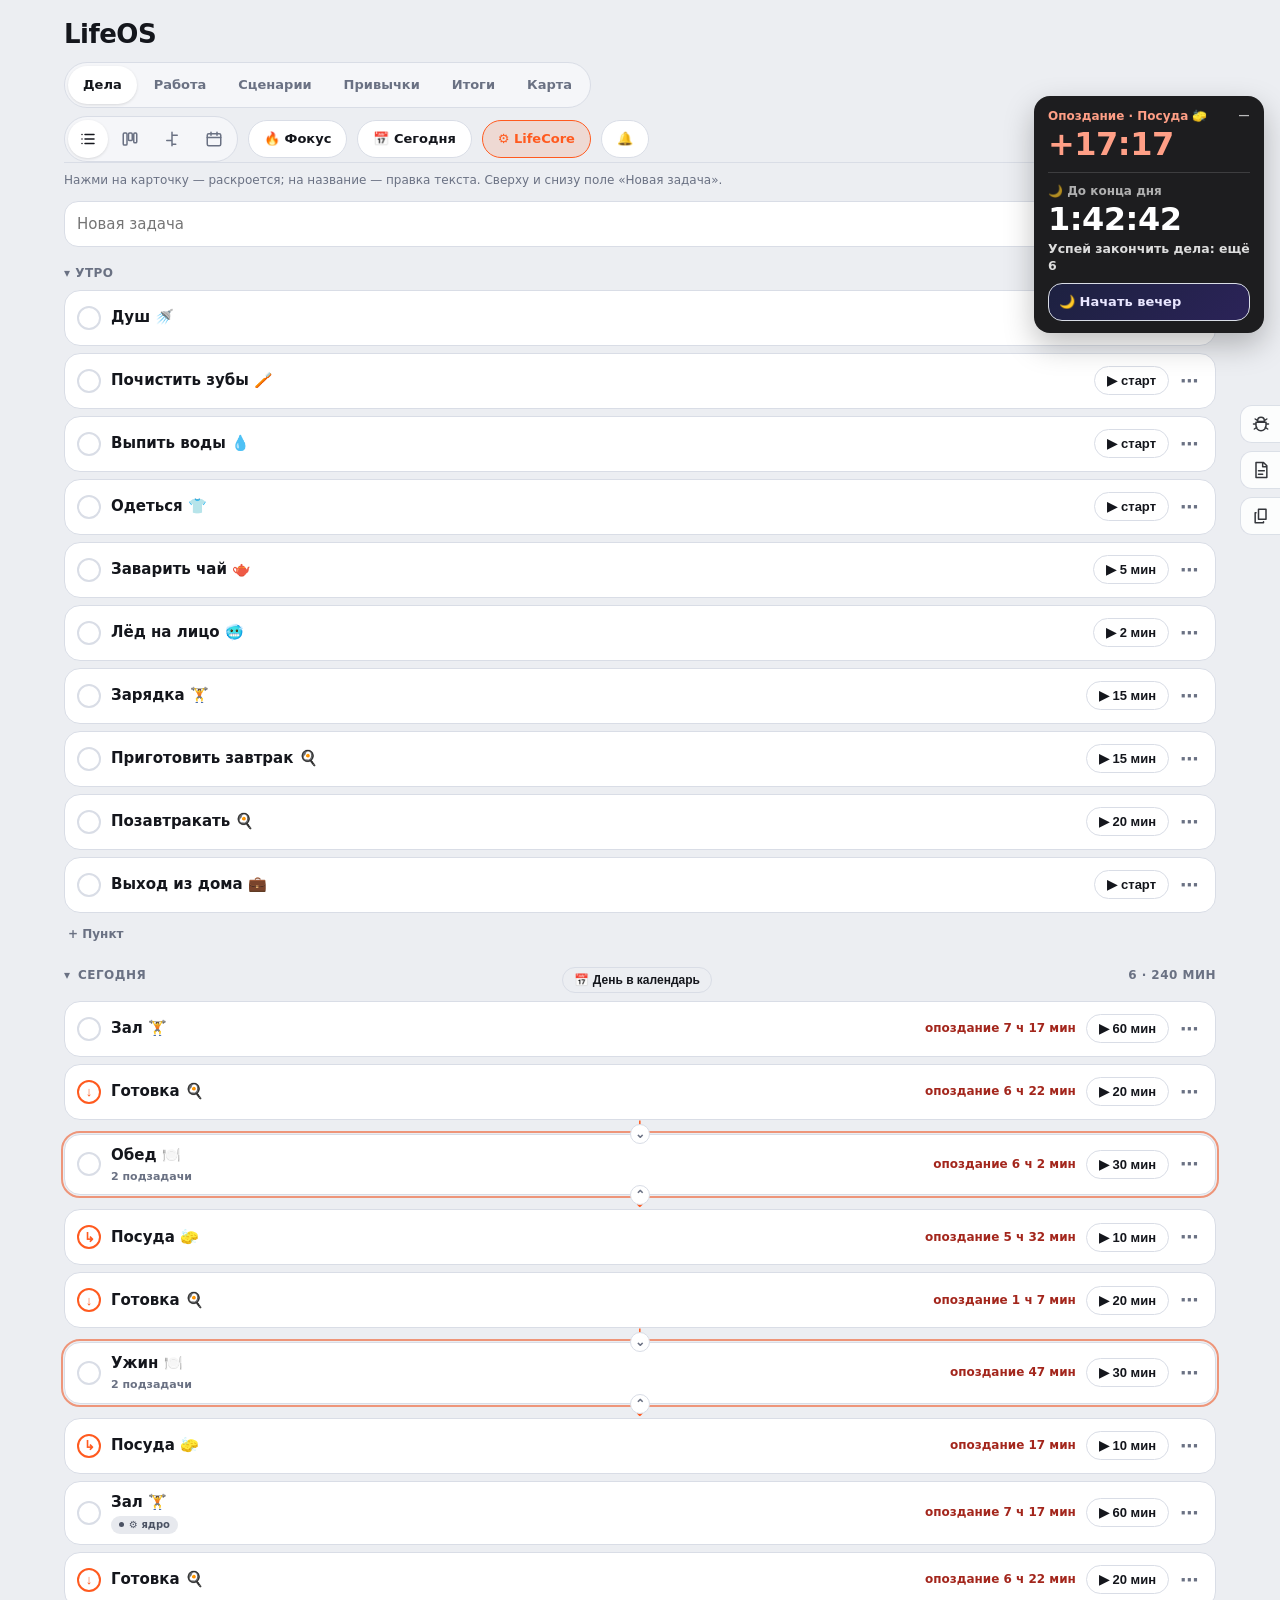
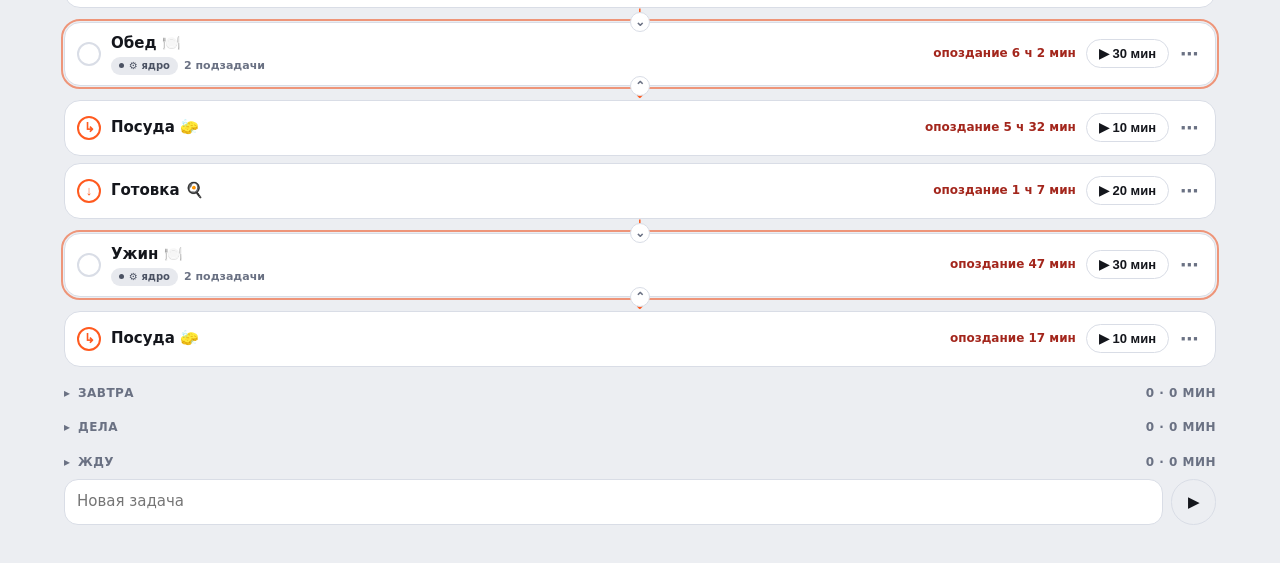
<file: v2b/build.html>
<!DOCTYPE html>
<html lang="ru">
<head>
<meta charset="utf-8">
<meta name="viewport" content="width=device-width, initial-scale=1, viewport-fit=cover">
<meta name="apple-mobile-web-app-capable" content="yes">
<title>LifeOS — Beta 2.0</title>
<style>
:root{--bg:#ECEEF2;--surface:#FFFFFF;--surface-2:#F5F6F9;--ink:#14161C;--muted:#6A7183;--line:#D9DDE6;
 --accent:#FF5A1F;--done:#23A06A;
 --pc-orange-bg:#FFE6D9;--pc-orange:#A8410F;--pc-red-bg:#FBE0DE;--pc-red:#A3261C;
 --pc-yellow-bg:#FBF0CF;--pc-yellow:#7E5A00;--pc-violet-bg:#ECE5FC;--pc-violet:#5B3CC4;
 --pc-blue-bg:#DFEAFC;--pc-blue:#1F5BB8;--pc-green-bg:#DCF1E3;--pc-green:#17693F;
 --pc-aqua-bg:#D8F2F2;--pc-aqua:#0F6B6B;--pc-gray-bg:#E7E9EE;--pc-gray:#4B5263;}
@media (prefers-color-scheme:dark){:root{--bg:#0F1116;--surface:#191C24;--surface-2:#14171E;--ink:#EEF0F5;--muted:#8C93A5;--line:#272B36;
 --accent:#FF6E35;--done:#36C383;
 --pc-orange-bg:#3A2116;--pc-orange:#FF9F6E;--pc-red-bg:#3A1A18;--pc-red:#FF8F86;
 --pc-yellow-bg:#352B12;--pc-yellow:#F2C14E;--pc-violet-bg:#2A2142;--pc-violet:#B9A3FF;
 --pc-blue-bg:#172840;--pc-blue:#8DB8FF;--pc-green-bg:#13301F;--pc-green:#6FD49B;
 --pc-aqua-bg:#11302F;--pc-aqua:#6ED6D3;--pc-gray-bg:#262A33;--pc-gray:#A9B0C0;color-scheme:dark;}}
*{box-sizing:border-box;-webkit-tap-highlight-color:transparent}
body{margin:0;background:var(--bg);color:var(--ink);font:15px/1.4 -apple-system,system-ui,sans-serif;
 padding:16px 14px calc(28px + env(safe-area-inset-bottom));max-width:1180px;margin-inline:auto}
h1{font-size:26px;margin:0 0 2px;letter-spacing:-.02em}
.head{display:flex;align-items:flex-start;justify-content:space-between;gap:12px}
.vsw{margin:0;flex-wrap:nowrap;flex-shrink:0}
.vsw a{display:inline-flex;align-items:center;justify-content:center;min-height:32px;padding:0 10px;border-radius:999px;white-space:nowrap;
 font-weight:800;font-size:12px;color:var(--muted);text-decoration:none}
.vsw a.on{background:var(--surface);color:var(--ink);box-shadow:0 1px 3px rgba(0,0,0,.12)}
.sub{color:var(--muted);font-size:13px;margin-bottom:16px}
.seg{display:inline-flex;gap:2px;background:var(--surface-2);border:1px solid var(--line);border-radius:999px;padding:3px;margin-bottom:10px;flex-wrap:wrap}
.seg button{border:0;background:transparent;color:var(--muted);font:inherit;font-weight:800;font-size:13px;
 padding:8px 15px;border-radius:999px;cursor:pointer;min-height:38px}
.seg button[aria-pressed=true]{background:var(--surface);color:var(--ink);box-shadow:0 1px 3px rgba(0,0,0,.12)}
 /* закреплённое меню (комп): всегда сверху при прокрутке */
@media(min-width:481px){#stk{position:sticky;top:var(--dnbh,0px);z-index:40;background:var(--bg);padding:8px 0 0;margin:0 0 10px;box-shadow:0 1px 0 var(--line)}#stk .bar{margin-bottom:8px!important}}
.scflt{display:flex;gap:6px;margin:0 0 10px}
.bar{display:flex;gap:10px;align-items:center;flex-wrap:wrap;margin-bottom:22px}
.bar .seg{margin-bottom:0}
.seg .ico{display:inline-flex;align-items:center;justify-content:center;padding:7px 11px}
.sr{position:absolute;width:1px;height:1px;overflow:hidden;clip:rect(0 0 0 0);white-space:nowrap}
#envSeg[hidden]{display:none}
.hint{color:var(--muted);font-size:12px;margin:0 0 12px}
/* ---------- одна карточка ---------- */
.card{display:flex;align-items:center;gap:10px;min-width:0;background:var(--surface);border:1px solid var(--line);
 border-radius:16px;padding:10px 12px;margin-bottom:7px;min-height:56px}
.card.done{opacity:.55}
.card{position:relative;flex-wrap:wrap}
.card.v{flex-wrap:nowrap}
.card .nm{display:inline-block;max-width:100%;cursor:text;vertical-align:top}
.card .txt{cursor:pointer}
.nmi{width:100%;font:inherit;font-weight:700;font-size:15px;color:var(--ink);background:var(--surface-2);border:1.5px solid var(--accent);border-radius:8px;padding:2px 6px}
.card .x{position:absolute;top:-7px;right:-7px;width:20px;height:20px;border-radius:50%;border:1px solid var(--line);background:var(--surface);
 color:var(--muted);font-size:10px;line-height:1;cursor:pointer;padding:0;opacity:0;transition:opacity .12s;z-index:2}
@media (hover:hover){.card:hover>.x{opacity:1}}
.card>.more{flex:none;width:28px;height:28px;border:0;border-radius:8px;background:transparent;color:var(--muted);font:inherit;font-size:18px;font-weight:900;line-height:1;cursor:pointer;padding:0;margin-left:-4px}
.card>.more:hover{background:var(--surface-2);color:var(--ink)}
.card.v>.more{position:absolute;top:-7px;right:17px;width:20px;height:20px;border-radius:50%;border:1px solid var(--line);background:var(--surface);font-size:13px;margin:0;opacity:0;z-index:2}
.card.v.open>.more{opacity:1}
@media (hover:hover){.card.v:hover>.more{opacity:1}}
@media (hover:none){.card.v>.more{opacity:1}}
.card.open>.txt .meta .desc,.card.open>.txt .meta .dtag,.card.open>.top .meta .desc,.card.open>.top .meta .dtag{display:none}
.bellm{font-size:11px}
.tline{position:absolute;left:14px;right:14px;bottom:0;height:3px;border-radius:2px;overflow:hidden;pointer-events:none}
.tline i{display:block;height:100%;background:var(--accent);transition:width .5s linear}
.tline.pause i{background:var(--muted)}.tline.over i{background:var(--pc-red)}
.panel{flex:0 0 100%;width:100%;border-top:1px solid var(--line);margin-top:6px;padding-top:10px;display:flex;flex-direction:column;gap:10px;cursor:default}
.card.dragging{opacity:.3}
.col.dropcol{outline:2px dashed var(--accent);outline-offset:-2px}
.kb .col h3 .clr{margin-left:auto;border:0;background:transparent;color:var(--cink,var(--muted));font:inherit;font-weight:800;font-size:11px;cursor:pointer;opacity:.8;padding:2px 4px}
.kb .col h3 .clr:hover{opacity:1;text-decoration:underline}
.card.ghost{position:fixed;z-index:90;pointer-events:none;box-shadow:0 10px 30px rgba(0,0,0,.28);opacity:.95;margin:0}
.dropline{position:fixed;height:3px;border-radius:2px;background:var(--accent);z-index:91;pointer-events:none}
body.drag{user-select:none;-webkit-user-select:none;cursor:grabbing}
.card{-webkit-touch-callout:none}
.panel .row{display:flex;gap:6px;flex-wrap:wrap;align-items:center}
.panel .plb{font-size:11px;font-weight:800;color:var(--muted);text-transform:uppercase;letter-spacing:.04em;margin-right:2px}
.panel textarea{width:100%;min-height:58px;resize:vertical;font:inherit;font-size:14px;color:var(--ink);background:var(--surface-2);border:1px solid var(--line);border-radius:10px;padding:8px 10px}
.panel input[type=number],.panel input[type=time],.panel input[type=date],.panel .clt,.panel .cl-new,.panel .sub-new{font:inherit;font-size:14px;color:var(--ink);background:var(--surface-2);border:1px solid var(--line);border-radius:8px;padding:5px 8px;min-width:0}
.panel input[type=number]{width:70px}
.chipb{border:1.5px solid var(--line);border-radius:999px;padding:5px 11px;font-weight:800;font-size:12px;background:transparent;color:var(--ink);cursor:pointer}
.chipb.on{background:var(--accent);border-color:var(--accent);color:#fff}
.cktag{border:0;background:transparent;font:inherit;font-size:11px;font-weight:700;color:var(--muted);cursor:pointer;padding:1px 6px;border-radius:8px}
.cktag:hover,.cktag.on{background:var(--surface-2);color:var(--ink)}
.card>.cklist{flex:0 0 100%;display:flex;flex-direction:column;gap:4px;padding-top:6px;border-top:1px solid var(--line)}
.ckrow{display:flex;align-items:center;gap:8px;font-size:13px}.ckrow.done span{text-decoration:line-through;color:var(--muted)}
body.drag .card .plus{opacity:1}
.plus.dropplus{background:var(--accent)!important;color:#fff!important;transform:scale(1.35)}
.card.stackt{margin-top:12px;box-shadow:0 -7px 0 -3px color-mix(in srgb,var(--accent) 34%,var(--surface)),0 -13px 0 -6px color-mix(in srgb,var(--accent) 50%,var(--surface))}
.card.stack.stackt{box-shadow:0 7px 0 -3px color-mix(in srgb,var(--accent) 34%,var(--surface)),0 13px 0 -6px color-mix(in srgb,var(--accent) 50%,var(--surface)),0 -7px 0 -3px color-mix(in srgb,var(--accent) 34%,var(--surface)),0 -13px 0 -6px color-mix(in srgb,var(--accent) 50%,var(--surface))}
.radd{display:block;width:100%;text-align:left;border:0;background:transparent;color:var(--muted);font:inherit;font-weight:800;font-size:12px;padding:6px 4px;cursor:pointer;border-radius:8px}
.radd:hover{background:var(--surface-2)}
.evb{display:flex;justify-content:space-between;align-items:center;width:100%;margin:14px 0 4px;padding:12px 14px;border-radius:14px;border:1px solid var(--line);background:linear-gradient(135deg,#1d2140,#2b2358);color:#e9e6ff;font:inherit;font-weight:800;font-size:14px;cursor:pointer}
#dnb{position:fixed;right:16px;top:96px;z-index:45;width:230px;background:#1d1d1f;color:#fff;border-radius:16px;padding:12px 14px;box-shadow:0 12px 30px rgba(0,0,0,.25)}
#dnb.late{background:#712B13}#dnb .dr+.dr{margin-top:10px;padding-top:10px;border-top:1px solid rgba(255,255,255,.14)}
#dnb .dx{position:absolute;right:8px;top:6px;width:24px;height:24px;border-radius:7px;border:0;background:transparent;color:rgba(255,255,255,.7);font-size:18px;line-height:1;cursor:pointer}
#dnb .dl{font-size:12px;font-weight:700;color:rgba(255,255,255,.65);padding-right:22px;overflow:hidden;text-overflow:ellipsis;white-space:nowrap}
#dnb .dt{font-size:32px;font-weight:800;letter-spacing:-.5px;line-height:1.1;margin:2px 0 4px;font-variant-numeric:tabular-nums}
#dnb .dr.late .dt,#dnb .dr.late .dl{color:#ff9f86}
#dnb .ds{font-size:12.5px;font-weight:600;line-height:1.35;color:rgba(255,255,255,.85)}
#dnb .dgo{margin:8px 0 0;width:100%;font-size:13px;padding:9px 10px}
#dnb.min{width:auto;padding:7px 12px;border-radius:999px;cursor:pointer}#dnb.min .dx{display:none}#dnb .dm{font-size:14px;font-weight:800;font-variant-numeric:tabular-nums}
@media(max-width:480px){#dnb:not(.min){left:8px;right:8px;top:calc(6px + env(safe-area-inset-top));width:auto;padding:8px 12px;display:flex;flex-wrap:wrap;gap:6px 16px}
 #dnb:not(.min) .dr{display:flex;flex-wrap:wrap;align-items:baseline;gap:2px 8px;flex:1 1 100%}#dnb:not(.min) .dr+.dr{margin-top:0;padding-top:6px}
 #dnb:not(.min) .dl{padding-right:0;flex:1 1 auto;min-width:0}#dnb:not(.min) .dt{font-size:22px;margin:0}#dnb:not(.min) .ds{flex:1 1 100%}
 #dnb.min{top:calc(8px + env(safe-area-inset-top));right:8px}}
.evb .cd{font-variant-numeric:tabular-nums;opacity:.85}
.card.sel{outline:2px solid var(--accent);outline-offset:-2px;background:color-mix(in srgb,var(--accent) 10%,var(--surface))}
.gcount{position:absolute;right:-8px;top:-8px;min-width:22px;height:22px;border-radius:11px;background:var(--accent);color:#fff;font-size:12px;font-weight:800;display:flex;align-items:center;justify-content:center;padding:0 6px}
.selbar{position:fixed;left:50%;bottom:18px;transform:translateX(-50%);z-index:70;display:flex;gap:10px;align-items:center;background:var(--surface);border:1px solid var(--line);border-radius:14px;padding:8px 12px;box-shadow:0 8px 28px rgba(0,0,0,.25);font-weight:800;font-size:13px}
.fab{position:fixed;right:0;top:45%;z-index:60;display:flex;flex-direction:column;gap:8px}
.fab button{width:40px;height:38px;display:grid;place-items:center;text-align:center;border:1px solid var(--line);border-right:0;background:var(--surface);color:var(--ink);font:inherit;font-weight:800;font-size:12px;padding:0;border-radius:12px 0 0 12px;cursor:pointer;opacity:.85}
.fab button.ok{background:var(--ink);color:var(--surface);opacity:1}
.fab button:hover{opacity:1}
#fbdock{position:fixed;right:56px;bottom:12px;z-index:80;display:flex;flex-direction:row-reverse;align-items:flex-end;gap:12px;pointer-events:none}
#fbdock>*{pointer-events:auto}
.fbpop{width:340px;max-height:62vh;overflow:auto;background:var(--surface);border:1px solid var(--line);border-radius:14px;padding:12px;box-shadow:0 12px 36px rgba(0,0,0,.3);display:flex;flex-direction:column;gap:8px}
.fbh{display:flex;justify-content:space-between;align-items:center}.fbx{border:0;background:transparent;color:var(--muted);font-size:20px;cursor:pointer}
.fbta{width:100%;box-sizing:border-box;border:1px solid var(--line);border-radius:10px;background:var(--surface-2);color:var(--ink);font:inherit;font-size:13px;padding:8px;resize:vertical}
.fbctx{font-size:11px;color:var(--muted)}
.fbls[hidden],.fbpast[hidden]{display:none!important}
.fbls{list-style:none;margin:0;padding:0;display:flex;flex-direction:column;gap:6px}.fbls li{display:flex;flex-direction:column;gap:2px;border:1px solid var(--line);border-radius:10px;padding:6px 8px;font-size:12.5px;position:relative}
.fbls li i{font-size:11px;color:var(--muted);font-style:normal}.fbls li button{position:absolute;right:6px;top:4px;border:0;background:transparent;color:var(--muted);cursor:pointer}
.fblog{font-size:11px;color:var(--muted)}.fblog pre{white-space:pre-wrap;margin:4px 0 0;font-size:11px}
.fbf{display:flex;gap:8px;align-items:center}.fbex{font-weight:800}.fbst{font-size:12px;color:var(--muted)}
.lasso{position:fixed;z-index:75;border:1px solid var(--accent);background:color-mix(in srgb,var(--accent) 14%,transparent);pointer-events:none;border-radius:6px}
body.lassoing{user-select:none;-webkit-user-select:none}
.pfoot{display:flex;align-items:center;justify-content:space-between}
.dtbtn{border:0;background:transparent;color:var(--muted);font:inherit;font-size:12px;font-weight:700;padding:3px 6px;border-radius:8px;cursor:pointer;opacity:.7}
.dtbtn.set{opacity:1}
.dtbtn:hover{background:var(--surface-2)}
.dtbox{flex-wrap:wrap;gap:6px;align-items:center}
.dtp{display:block;border:1px solid var(--line);border-radius:12px;padding:10px;margin-top:6px;background:var(--surface)}
.dtp-top{display:grid;grid-template-columns:minmax(0,1.5fr) minmax(0,1fr);gap:10px}
.dtp-nav{display:flex;align-items:center;justify-content:space-between;margin-bottom:6px;font-size:13px;text-transform:capitalize}
.dtp-grid{display:grid;grid-template-columns:repeat(7,1fr);gap:2px}
.dtp-grid .dh{font-size:11px;color:var(--muted);text-align:center}
.dtp-grid .dd{border:0;background:transparent;color:inherit;font:inherit;font-size:13px;padding:5px 0;border-radius:50%;cursor:pointer}
.dtp-grid .dd.o{color:var(--muted);opacity:.6}.dtp-grid .dd.tdy{outline:1px solid var(--line)}
.dtp-grid .dd:hover{background:var(--surface-2)}.dtp-grid .dd.s{background:var(--accent);color:#fff}
.dtp-slots{display:flex;flex-direction:column;gap:4px;max-height:210px;overflow:auto}
.dts{border:1px solid var(--line);background:var(--surface-2);color:inherit;font:inherit;font-size:13px;padding:4px 0;border-radius:8px;cursor:pointer}
.dts.s{background:var(--accent);border-color:var(--accent);color:#fff}.dts.busy{color:var(--muted);text-decoration:line-through}
.dtp-bot{display:flex;flex-wrap:wrap;gap:6px;align-items:center;margin-top:8px;padding-top:8px;border-top:1px solid var(--line)}
.dtp-parts{display:flex;gap:6px;flex-wrap:wrap;margin:8px 0 2px}.dtp-bot .ptime{width:70px}@media(max-width:480px){.dtp-bot .ptime{flex:1;min-width:120px}}.dtp-ap{margin-left:auto;background:var(--accent);color:#fff;border-color:var(--accent)}

/* iOS Safari приближает страницу при фокусе в поле со шрифтом меньше 16px — на сенсорных экранах делаем 16px */
@media (pointer:coarse){input:not([type=checkbox]):not([type=radio]):not([type=range]):not([type=color]),textarea,select{font-size:16px!important}}
@media (max-width:480px){
 .seg button{padding:8px 10px;font-size:12.5px}
 body{padding:10px 12px calc(76px + env(safe-area-inset-bottom))}
 h1{font-size:22px}.head .sub,body>.sub{display:none}
 #viewSeg{display:flex;flex-wrap:nowrap;overflow-x:auto;width:100%;scrollbar-width:none;-webkit-overflow-scrolling:touch;margin-bottom:8px}#viewSeg::-webkit-scrollbar{display:none}
 #viewSeg button{flex:0 0 auto;padding:8px 11px}
 .bar{margin-bottom:12px;gap:8px}
 #hint{display:none}
 .fab{top:auto;bottom:calc(10px + env(safe-area-inset-bottom));right:10px;flex-direction:row;gap:8px}
 .fab button{width:44px;height:44px;border:1px solid var(--line);border-radius:14px;box-shadow:0 4px 14px rgba(0,0,0,.18);opacity:.95}
 #fbdock{right:10px;left:10px;bottom:calc(64px + env(safe-area-inset-bottom));justify-content:flex-end}
 .fbpop{width:min(100%,360px);max-height:58vh}
 #envSeg{display:flex;width:100%;box-sizing:border-box}#envSeg button{flex:1 1 auto;padding:8px 4px}
}
.card .nm{display:inline-block;max-width:100%;overflow-wrap:anywhere}
.chipb.danger{margin-left:auto;color:var(--pc-red);border-color:var(--pc-red-bg)}
.cl{display:flex;flex-direction:column;gap:6px}
.cli{display:flex;gap:8px;align-items:center}.cli .clt{flex:1}
.cli input[type=checkbox]{accent-color:var(--done);width:18px;height:18px}
.cli.done .clt{text-decoration:line-through;color:var(--muted)}
.card>.plus{position:absolute;left:50%;margin-left:-10px;width:20px;height:20px;border-radius:50%;border:1px solid var(--line);background:var(--surface);
 color:var(--muted);font-weight:900;font-size:14px;line-height:1;padding:0;cursor:pointer;opacity:0;pointer-events:none;z-index:2}
.card>.pl-top{top:-11px}.card>.pl-bot{bottom:-11px}
@media (hover:hover){.card:hover>.plus{opacity:1;pointer-events:auto}.card:hover{z-index:3}}
.card.open>.plus{opacity:1;pointer-events:auto}
.card.open{z-index:3}
.card>.subqa{flex:0 0 100%;width:100%;margin:6px 0 0}
.card>.subqa.pre{order:-1;margin:0 0 6px}
.card>.panel{order:1}.card>.subqa.post{order:2}
.cli .clx{border:0;background:transparent;color:var(--muted);cursor:pointer;font-size:12px;padding:4px}
.panel .cl-new{width:100%}
.qsug{position:absolute;left:0;right:0;top:100%;margin-top:4px;z-index:40;background:var(--surface);border:1px solid var(--line);border-radius:12px;box-shadow:0 8px 24px rgba(0,0,0,.25);overflow:hidden}.qsug .qs{display:flex;justify-content:space-between;gap:10px;padding:9px 12px;cursor:pointer;font-size:14px}.qsug .qs.on{background:var(--surface-2);font-weight:800}.qsug small{color:var(--muted)}
.qa{position:relative;display:flex;gap:8px;align-items:center;margin:6px 0 10px}
.qa input{flex:1;min-width:0;border:1.5px solid var(--line);border-radius:14px;background:var(--surface);color:var(--ink);font:inherit;padding:10px 12px;min-height:46px}
.qa .qp{min-height:46px;padding:0 16px;font-size:14px}
.tl .slot:has(.card.open){z-index:6;height:auto!important}

.card.v{flex-direction:column;align-items:stretch;gap:6px;padding:10px 11px}
.card.v .top{display:flex;align-items:flex-start;gap:9px;min-width:0}
.card.v .nm{white-space:normal;overflow:visible;line-height:1.25}
.card.v .row2{display:flex;align-items:center;gap:8px;justify-content:flex-end}
.card.done .nm{text-decoration:line-through}
.ck{flex:none;width:24px;height:24px;border-radius:50%;border:2px solid var(--line);background:transparent;cursor:pointer;display:grid;place-items:center;padding:0}
.card.done .ck{background:var(--done);border-color:var(--done);color:#fff;font-size:13px;font-weight:900}
.txt{flex:1 1 0;min-width:0}
.nm{font-weight:700;font-size:15px;display:block;overflow:hidden;text-overflow:ellipsis;white-space:nowrap}
.meta{display:flex;gap:6px;align-items:center;margin-top:3px;flex-wrap:wrap;min-width:0}
.chip{max-width:100%;overflow:hidden;text-overflow:ellipsis;font-size:10px;font-weight:800;padding:2px 8px;border-radius:999px;display:inline-flex;align-items:center;gap:5px;white-space:nowrap}
.chip::before{content:"";width:5px;height:5px;border-radius:50%;background:currentColor}
.ckn,.subn{font-size:11px;font-weight:700;color:var(--muted)}
.desc{min-width:0;max-width:100%;font-size:12px;color:var(--muted);overflow:hidden;text-overflow:ellipsis;white-space:nowrap}
.meta .desc{flex:1 1 100%;white-space:pre-line;overflow-wrap:anywhere;display:-webkit-box;-webkit-box-orient:vertical;-webkit-line-clamp:2;line-clamp:2;text-overflow:clip}.meta .desc.open{display:block;-webkit-line-clamp:unset;line-clamp:unset}.dtag{margin-left:-6px}
.at{font-size:13px;font-weight:700;color:var(--muted);flex:none}.cdn{font-size:12px;font-weight:600;white-space:nowrap;opacity:.85;align-self:center}.cdn.late{color:var(--pc-red);opacity:1}.cal .day .card .cdn{display:none}@media(max-width:480px){.cdn{font-size:11px}}
.mins{flex:none;display:inline-flex;align-items:center;gap:5px;border:1.5px solid var(--line);border-radius:999px;
 padding:6px 12px;font-size:13px;font-weight:800;background:transparent;color:var(--ink);cursor:pointer}
.mins.hot{background:var(--accent);border-color:var(--accent);color:#fff}
.mins,.play{-webkit-touch-callout:none;-webkit-user-select:none;user-select:none;touch-action:manipulation;font-variant-numeric:tabular-nums}
.mins.done-t.early{color:var(--pc-green);border-color:var(--pc-green-bg);background:var(--pc-green-bg)}
.mins.done-t.late{color:var(--pc-red);border-color:var(--pc-red-bg);background:var(--pc-red-bg)}
.mins.run{background:var(--accent);border-color:var(--accent);color:#fff}
.mins.pause{border-style:dashed}
.mins .pi{padding:2px 4px 2px 0;margin:-2px 0}.mins .pt{cursor:pointer}
.mins.over{background:var(--pc-red-bg);border-color:var(--pc-red);color:var(--pc-red)}
.play.run{background:var(--accent);border-color:var(--accent);color:#fff}
.play.over{background:var(--pc-red-bg);border-color:var(--pc-red);color:var(--pc-red)}
.fbtn{border:1.5px solid var(--line);background:var(--surface);color:var(--ink);font:inherit;font-weight:800;font-size:13px;
 padding:8px 15px;border-radius:999px;cursor:pointer;min-height:38px;-webkit-touch-callout:none;-webkit-user-select:none;user-select:none}
.fbtn[hidden]{display:none}
.fbtn.on{border-color:var(--accent);color:var(--accent);background:color-mix(in srgb,var(--accent) 14%,transparent)}
.pop{position:fixed;z-index:50;background:var(--surface);border:1px solid var(--line);border-radius:14px;
 box-shadow:0 8px 28px rgba(0,0,0,.22);padding:6px;min-width:176px}
.pop button{display:block;width:100%;text-align:left;border:0;background:transparent;color:var(--ink);font:inherit;
 font-weight:700;font-size:14px;padding:10px 12px;border-radius:9px;cursor:pointer;white-space:pre}
.pop button:hover{background:var(--surface-2)}
.pop hr{border:0;border-top:1px solid var(--line);margin:4px 0}
.toast{position:fixed;left:50%;transform:translateX(-50%);bottom:calc(22px + env(safe-area-inset-bottom));z-index:60;
 background:var(--ink);color:var(--bg);border-radius:14px;padding:10px 14px;font-weight:700;font-size:14px;display:flex;gap:12px;align-items:center}
.toast button{border:0;background:transparent;color:var(--accent);font:inherit;font-weight:800;cursor:pointer}
.pc-orange{background:var(--pc-orange-bg);color:var(--pc-orange)}.pc-red{background:var(--pc-red-bg);color:var(--pc-red)}
.pc-yellow{background:var(--pc-yellow-bg);color:var(--pc-yellow)}.pc-violet{background:var(--pc-violet-bg);color:var(--pc-violet)}
.pc-blue{background:var(--pc-blue-bg);color:var(--pc-blue)}.pc-green{background:var(--pc-green-bg);color:var(--pc-green)}
.pc-aqua{background:var(--pc-aqua-bg);color:var(--pc-aqua)}.pc-gray{background:var(--pc-gray-bg);color:var(--pc-gray)}
.npop{position:fixed;right:12px;top:110px;z-index:60;width:min(320px,calc(100vw - 24px));box-sizing:border-box;background:var(--surface);border:1px solid var(--line);border-radius:14px;padding:12px;box-shadow:0 12px 36px rgba(0,0,0,.3);display:flex;flex-direction:column;gap:10px}
.nph{display:flex;justify-content:space-between;align-items:center}
.npr{display:flex;align-items:center;gap:10px;font-weight:700;font-size:14px}.npr span{flex:1}
.npr input[type=checkbox]{width:18px;height:18px;accent-color:var(--accent)}
.npr input[type=time]{font:inherit;font-size:14px;color:var(--ink);background:var(--surface-2);border:1px solid var(--line);border-radius:8px;padding:4px 6px}
.npn{font-size:12px;color:var(--muted)}
@media (max-width:480px){.card:not(.v)>.txt .nm{white-space:normal;line-height:1.25}#bar2 .fbtn{padding:8px 10px;font-size:12px}}
/* ---------- окружения ---------- */
.kb::-webkit-scrollbar{height:8px}.kb::-webkit-scrollbar-thumb{background:var(--line);border-radius:4px}
.ghead{font-size:12px;font-weight:800;text-transform:uppercase;letter-spacing:.04em;color:var(--muted);margin:18px 0 8px;display:flex;justify-content:space-between}
.tl{position:relative;padding-left:52px}
.tl .hr{position:relative;height:56px;border-top:1px solid var(--line)}
.tl .hr span{position:absolute;z-index:4;left:-52px;top:-9px;font-size:11px;font-weight:800;color:var(--muted);width:44px;text-align:right}
.tl .slot{position:absolute;left:0;right:0}
.tl .slot .card{height:100%;margin:0;align-items:flex-start}
.tl .slot .card .txt{align-self:center}
.tl .now{position:absolute;left:-6px;right:0;height:2px;background:var(--accent);z-index:3}
.tl .now::before{content:"";position:absolute;left:-4px;top:-3px;width:8px;height:8px;border-radius:50%;background:var(--accent)}
.kb{--kbp:max(14px,calc((100vw - 1180px)/2 + 14px));display:flex;gap:10px;overflow-x:auto;padding:0 var(--kbp) 6px;scroll-padding-inline:var(--kbp);scroll-snap-type:x mandatory;width:100vw;margin-left:calc(50% - 50vw)}
.kb .col{flex:0 0 320px;min-width:320px;scroll-snap-align:start;background:var(--surface-2);border:1px solid var(--line);border-radius:18px;padding:10px}
.kb .col{background:var(--cbg,var(--surface-2));border-color:var(--cln,var(--line))}
@media (max-width:480px){.kb .col{flex:0 0 min(84vw,320px);min-width:min(84vw,320px)}}
.kb .col h3{margin:2px 2px 10px;display:flex;align-items:center;gap:8px;font-size:12px;font-weight:800}
.kb .col h3 .tag{display:inline-flex;align-items:center;gap:6px;padding:4px 10px;border-radius:999px;
 text-transform:uppercase;letter-spacing:.04em;background:var(--ctag,var(--surface));color:var(--cink,var(--muted))}
.kb .col h3 .tag::before{content:"";width:6px;height:6px;border-radius:50%;background:currentColor}
.kb .col h3 .cnt{color:var(--cink,var(--muted));font-size:13px}
.kb .col .add{margin-top:8px;width:100%;border:0;background:transparent;color:var(--cink,var(--muted));
 font:inherit;font-weight:800;font-size:13px;text-align:left;padding:8px 4px;border-radius:10px;cursor:pointer;opacity:.85}
.kb .col .add:hover{background:color-mix(in srgb,var(--cink,var(--muted)) 10%,transparent)}
.card.v .prog{height:3px;border-radius:2px;background:var(--line);overflow:hidden}
.card.v .prog i{display:block;height:100%;background:var(--accent)}
.card.v .pmeta{font-size:11px;font-weight:700;color:var(--muted)}
.card.v .row2{justify-content:space-between;align-items:center;gap:8px;min-height:30px}
.card.v .r2r{display:flex;align-items:center;gap:8px;flex:none}
.card.v .pmeta{flex:1;min-width:0;overflow:hidden;text-overflow:ellipsis;white-space:nowrap}
.kp{flex:none;white-space:nowrap}
.card.kid2{margin-left:0;position:relative}
.card.kid2::before{content:"↓";position:absolute;left:50%;top:-14px;height:14px;line-height:14px;transform:translateX(-50%);font-size:13px;font-weight:900;color:var(--accent);pointer-events:none}
.card.kid2.kpre::before{top:auto;bottom:-14px}
.card.kid2.kpre{margin-bottom:14px}.card.kid2:not(.kpre){margin-top:14px}
.card.fam{outline:2px solid color-mix(in srgb,var(--accent) 55%,var(--line));outline-offset:1px}
.card.kid2>.ck.lnk,.card.fam>.ck.lnk{font-size:13px;font-weight:900;color:var(--accent);border-color:var(--accent)}
.ghead.fold{cursor:pointer;user-select:none}.ghead .gt{display:inline-block;width:14px;color:var(--muted)}
.card.kid2.kpre>.pl-bot,.card.kid2:not(.kpre)>.pl-top{display:none}
.card>.fold{position:absolute;left:50%;margin-left:0;transform:translateX(-50%);bottom:-11px;width:22px;height:22px;border-radius:50%;border:1px solid var(--line);background:var(--surface);color:var(--ink);font-size:12px;line-height:1;padding:0;cursor:pointer;z-index:2}
.card>.plus.arr{opacity:1;pointer-events:auto;font-size:12px;z-index:5}
.card.stack{margin-bottom:12px;box-shadow:0 7px 0 -3px color-mix(in srgb,var(--accent) 34%,var(--surface)),0 13px 0 -6px color-mix(in srgb,var(--accent) 50%,var(--surface))}
.kids{display:flex;flex-direction:column;gap:4px;margin-left:8px;padding-left:8px;border-left:2px solid var(--line)}
.kid{display:flex;align-items:center;gap:6px;font-size:13px}
.kid .kn{flex:1;min-width:0;overflow:hidden;text-overflow:ellipsis;white-space:nowrap}
.kid.done .kn{text-decoration:line-through;color:var(--muted)}
.kid .ck{width:18px;height:18px;font-size:11px;flex:none}
body.lock .bar,body.lock .hint,body.lock .foot,body.lock .note{display:none}.qr{width:150px;margin:0 auto 12px;border-radius:12px;overflow:hidden;line-height:0;border:1px solid var(--line)}.qr svg{width:100%;height:auto}.closed{text-align:center;padding:40px 0}.closed .dsum{color:var(--muted)}.muted{color:var(--muted);font-size:13px}
body.xview #bar2,body.xview #sysSeg,body.xview #envSeg,body.xview #fbtn,body.xview #cbtn,body.xview #pbtn,body.xview #hint{display:none}
.xcol{max-width:760px;margin:0 auto;display:flex;flex-direction:column;gap:14px}.xc{background:var(--surface);border:1px solid var(--line);border-radius:16px;padding:14px}
.xh{display:flex;align-items:center;gap:10px;margin-bottom:10px;flex-wrap:wrap}.xh h2{margin:0;font-size:17px}.xh .sum{color:var(--muted);font-size:12px;flex:1}.xh .chipb{margin-left:auto}.wknav{margin-left:auto;display:flex;gap:6px}
.hrow{display:grid;grid-template-columns:minmax(120px,1.6fr) repeat(7,34px) 78px;gap:6px;align-items:center;padding:5px 0}.hhead .hd{text-align:center;font-size:11px;font-weight:800;color:var(--muted);line-height:1.2}.hhead .hd.today{color:var(--accent)}
.hname{font-weight:700;display:flex;flex-direction:column;min-width:0}.hname .auto{font-size:11px;color:var(--muted);font-weight:600}
.dot{width:32px;height:32px;border-radius:50%;border:2px solid var(--line);background:transparent;color:transparent;font-weight:900;cursor:pointer;padding:0}.dot.on{background:var(--done);border-color:var(--done);color:#fff}.dot.off{opacity:.35;border-style:dashed}.dot:disabled{opacity:.3;cursor:default}
.hend{text-align:center;font-size:12px;color:var(--muted);display:flex;gap:2px;justify-content:center}.hend.hot{color:var(--accent);font-weight:800}
.hin{font:inherit;color:var(--ink);background:var(--surface-2);border:1px solid var(--line);border-radius:10px;padding:6px 9px;min-width:0;width:100%}.ib{border:1px solid var(--line);background:var(--surface-2);color:var(--ink);border-radius:8px;min-width:26px;height:28px;cursor:pointer;font:inherit;font-size:12px;padding:0 5px}.ib.danger{color:var(--pc-red)}.ib:disabled{opacity:.3}
.hdays{display:flex;gap:5px;flex-wrap:wrap;align-items:center;padding:2px 0 8px}.hadd{display:flex;gap:8px;margin-top:10px}
.plb{border:1px solid var(--line);border-radius:12px;padding:10px;margin-bottom:10px;background:var(--surface-2)}.plr{display:flex;gap:8px;align-items:center}.plr .plnm{flex:1}.plr .plat{width:110px}.plr .plmn,.plki .plmn{width:70px}
.plk{display:flex;gap:8px;align-items:center;flex-wrap:wrap;margin-top:6px}.plki{display:flex;gap:6px;align-items:center}.plki .hin{width:150px}.plki .plmn{width:64px}.plad .hin{width:210px}.plft{display:flex;gap:8px}
.tiles{display:grid;grid-template-columns:repeat(auto-fit,minmax(120px,1fr));gap:8px;margin-top:6px}.tile{background:var(--surface-2);border-radius:12px;padding:10px}.tile b{display:block;font-size:22px}.tile span{font-size:12px;color:var(--muted)}
.brow{display:grid;grid-template-columns:minmax(90px,1fr) 2fr 70px;gap:8px;align-items:center;padding:4px 0;font-size:13px}.brow .bt{height:10px;background:var(--surface-2);border-radius:6px;overflow:hidden}.brow .bt i{display:block;height:100%;border-radius:6px}.brow .bv{text-align:right;color:var(--muted)}
.srow{display:grid;grid-template-columns:60px 1fr 60px;gap:8px;padding:4px 0;font-size:13px}
@media(max-width:560px){.hrow{grid-template-columns:minmax(90px,1fr) repeat(7,26px) 44px;gap:3px}.dot{width:26px;height:26px}.hdays{padding-bottom:6px}}
/* ===== Map tab ===== */
.mpwrap .mp { --lime: #d4ff3a; --line: #2a2a2e; --muted: #8b8b93; position: relative; height: calc(100dvh - 190px); min-height: 440px; border-radius: 20px; overflow: hidden; background: #0b0b0c; color: #f2f2f2; }
.mpvp { position: absolute; inset: 0; cursor: grab; touch-action: none; overscroll-behavior: contain; background-image: radial-gradient(rgba(255,255,255,.06) 1px, transparent 1px); background-size: 28px 28px; }
.mpvp.panning { cursor: grabbing; }
.mp.dropover .mpvp { box-shadow: inset 0 0 0 4px var(--lime); }
.mpworld { position: absolute; left: 0; top: 0; transform-origin: 0 0; }
.mp .zone { position: absolute; border-radius: 48px; border: 6px solid var(--c); pointer-events: none; background: linear-gradient(180deg, color-mix(in srgb, var(--c) 14%, transparent), color-mix(in srgb, var(--c) 3%, transparent) 45%); }
.mp .zone .lbl { position: absolute; left: 70px; top: 50px; right: 70px; }
.mp .zone .ttl { font-size: 200px; font-weight: 900; letter-spacing: -.02em; line-height: .9; color: var(--c); }
.mp .zone .sub { font-size: 52px; font-weight: 700; margin-top: 18px; opacity: .9; }
.mp .zone .hint { font-size: 40px; color: var(--muted); margin-top: 14px; }
.mp .zone .lvl { position: absolute; right: 70px; top: 60px; font-size: 44px; font-weight: 800; color: var(--c); opacity: .6; }
.mp .arrow { position: absolute; font-size: 120px; color: var(--muted); opacity: .35; pointer-events: none; transform: translateX(-50%); }
.mp .item { position: absolute; user-select: none; -webkit-user-select: none; }
.mp .item img { display: block; width: 100%; height: 100%; object-fit: cover; border-radius: calc(10px / var(--s)); pointer-events: none; box-shadow: 0 20px 60px rgba(0,0,0,.5); }
.mp .item.text .t { white-space: pre; font-weight: 800; line-height: 1.05; letter-spacing: -.01em; outline: none; min-width: 1ch; text-shadow: 0 4px 30px rgba(0,0,0,.6); }
.mp .item.text .t[contenteditable=true] { cursor: text; user-select: text; -webkit-user-select: text; background: rgba(0,0,0,.4); }
.mp .item.sel { outline: calc(3px / var(--s)) solid var(--lime); outline-offset: calc(4px / var(--s)); }
.mp .handle { position: absolute; right: calc(-14px / var(--s)); bottom: calc(-14px / var(--s)); width: calc(28px / var(--s)); height: calc(28px / var(--s)); background: var(--lime); border: calc(3px / var(--s)) solid #000; border-radius: 50%; cursor: nwse-resize; display: none; }
.mp .item.sel .handle { display: block; }
.mpbar { position: absolute; top: 10px; left: 50%; transform: translateX(-50%); display: flex; gap: 2px; max-width: calc(100% - 16px); overflow-x: auto; scrollbar-width: none; background: rgba(22,22,24,.92); border: 1px solid var(--line); border-radius: 12px; padding: 4px; backdrop-filter: blur(10px); z-index: 5; }
.mpbar::-webkit-scrollbar { display: none; }
.mpbar button { flex: none; padding: 7px 11px; border-radius: 8px; font-size: 13px; font-weight: 700; color: var(--muted); }
.mpbar button:hover { background: var(--line); color: #f2f2f2; } .mpbar button.d { color: #ff8b80; }
.mphelp { position: absolute; bottom: 10px; left: 50%; transform: translateX(-50%); max-width: calc(100% - 20px); color: var(--muted); font-size: 12px; background: rgba(22,22,24,.85); border: 1px solid var(--line); border-radius: 10px; padding: 6px 12px; text-align: center; z-index: 5; pointer-events: none; }
.mptoast { position: absolute; top: 58px; left: 50%; transform: translateX(-50%); background: #f2f2f2; color: #000; padding: 8px 14px; border-radius: 9px; font-weight: 600; font-size: 13px; opacity: 0; transition: opacity .2s; pointer-events: none; z-index: 6; white-space: nowrap; }
.mptoast.on { opacity: 1; }
@media (max-width: 640px) { .mphelp { display: none; } }

.mpbar button{border:0;background:transparent;font:inherit;cursor:pointer}body.xview .mpwrap{margin:0 -4px}
.scb{align-items:flex-start}.sch{gap:8px;align-items:center;text-transform:none;letter-spacing:0}.sch .scnm{flex:1;font-size:16px}.scsec{margin-bottom:8px}.tl .slot .rs{position:absolute;left:0;right:0;bottom:-3px;height:10px;cursor:ns-resize;touch-action:none;z-index:5}.tl .slot .rs::after{content:"";position:absolute;left:50%;bottom:3px;width:26px;height:3px;margin-left:-13px;border-radius:2px;background:var(--muted);opacity:0}.tl .slot:hover .rs::after,.tl .slot .rs.on::after{opacity:.7}.tlw.tldrop .tls{outline:2px dashed var(--accent);outline-offset:-2px}.scol h3{display:flex;align-items:center;gap:6px}.scol h3 .vn{flex:1;min-width:0;font-weight:800}.scol .cnt{color:var(--muted);font-size:13px;font-weight:700}
.scchips{display:flex;gap:6px;flex-wrap:wrap;justify-content:center;margin:0 0 12px}.scit{border-top:1px solid var(--line);padding:8px 0}.scdet{margin:6px 0 0 24px;font-size:13px}.scdet summary{cursor:pointer;color:var(--muted)}.scdet textarea{width:100%;min-height:60px;margin-top:6px;font:inherit;background:var(--surface-2);border:1px solid var(--line);border-radius:10px;padding:8px;color:var(--ink)}.scnm{flex:1;font-weight:800;font-size:16px}
.mscr{max-width:640px;margin:8px auto}.mscr .mh{display:flex;align-items:center;justify-content:space-between;margin-bottom:10px}.mscr h2{margin:0;font-size:24px}
.pbtn{padding:0 11px;display:grid;place-items:center;align-self:center}
.pbtn[hidden]{display:none}
.ppop{position:fixed;left:50%;top:90px;transform:translateX(-50%);z-index:90;width:360px;max-height:78vh;overflow:auto;background:var(--surface);border:1px solid var(--line);border-radius:16px;padding:12px;box-shadow:0 14px 40px rgba(0,0,0,.35)}
.ppop .ph{display:flex;align-items:center;justify-content:space-between;margin-bottom:4px;font-weight:800}
.ppop .ph .px{border:0;background:transparent;color:var(--muted);font-size:20px;line-height:1;cursor:pointer;padding:0 4px}
.ppop .pa{display:flex;gap:14px;margin-bottom:6px}
.ppop .pa button{border:0;background:none;color:var(--accent);font:inherit;font-weight:700;font-size:13px;cursor:pointer;padding:2px 0}
.prow{display:flex;align-items:center;gap:10px;padding:7px 4px;border-radius:10px;user-select:none;-webkit-user-select:none}
.prow.drag{background:var(--surface-2);box-shadow:0 4px 14px rgba(0,0,0,.2);position:relative;z-index:2}
.prow .pg{cursor:grab;color:var(--muted);letter-spacing:-3px;font-weight:800;padding:2px 4px;touch-action:none}
.prow .pn{flex:1;min-width:0;padding:5px 11px;border-radius:9px;font-weight:700;background:color-mix(in srgb,var(--pc-gray-bg) 100%,var(--surface));overflow:hidden;text-overflow:ellipsis;white-space:nowrap}
.prow .pnin{border:0;font:inherit;color:inherit}.prow .pprice{width:78px;border:1px solid var(--line);border-radius:9px;background:var(--surface);color:var(--ink);font:inherit;font-size:13px;padding:5px 8px}.prow .pdel{font-size:12px}
.prow .pe{border:0;background:none;color:var(--ink);cursor:pointer;padding:4px;display:grid;place-items:center}
.prow.off .pn,.prow.off .pe{opacity:.4}
.kb .col h3.pdrag{cursor:grab;user-select:none;-webkit-user-select:none}
.pdrag .grip{color:var(--muted);margin-right:6px;letter-spacing:-3px;font-weight:800;opacity:.7}
.pdrag:hover .grip{opacity:1}
.col.pmove{opacity:.55}
.col.pdrop{outline:2px dashed var(--accent)}
.play{flex:none;width:34px;height:34px;border-radius:50%;border:1.5px solid var(--line);background:transparent;
 color:var(--ink);font-size:12px;line-height:1;cursor:pointer;padding:0}
.calbar{display:flex;align-items:center;gap:8px;flex-wrap:wrap;margin-bottom:10px}.calbar .caltitle{font-size:17px;min-width:150px;text-align:center}.calbar .calmode{margin:0 0 0 auto}
.calwrap{display:grid;grid-template-columns:minmax(0,1fr) 280px;gap:14px;align-items:start}@media(max-width:860px){.calwrap{grid-template-columns:1fr}}
.cal{display:grid;grid-template-columns:repeat(7,minmax(0,1fr));gap:4px}
.cal .dh{display:flex;justify-content:space-between;align-items:center}.cal .dadd{border:0;background:transparent;color:var(--muted);font-weight:800;font-size:14px;cursor:pointer;opacity:0;padding:0 4px}.cal .day:hover .dadd,.cal .dadd:focus{opacity:1}@media(hover:none){.cal .dadd{opacity:.5}}
.cal .day{position:relative;display:flex;flex-direction:column;gap:3px}.cal.week .day{min-height:340px}
.cal .day .card{padding:4px 6px;min-height:0;font-size:11px;gap:5px}.cal .day .card .mins,.cal .day .card .plus,.cal .day .card .more,.cal .day .card .x,.cal .day .card .meta{display:none}.cal .day .card .ck{width:16px;height:16px;min-width:16px;font-size:10px}
.cal .day .card.open{position:absolute;z-index:30;left:0;top:22px;width:300px;max-width:90vw;box-shadow:0 8px 28px rgba(0,0,0,.25);font-size:14px}.cal .day .card.open .mins,.cal .day .card.open .meta{display:flex}
.cal .day.dropcol,.store.dropcol{outline:2px dashed var(--accent);outline-offset:-2px}
.store{min-height:120px}.store .card{margin-bottom:6px}
.calx{overflow-x:auto}.cal.week{grid-template-columns:repeat(7,minmax(150px,1fr));gap:8px}.calwrap.wk{grid-template-columns:minmax(0,1fr)}
.cal.week .day{min-height:340px;padding:8px;font-size:13px;background:var(--surface-2)}.cal.week .day.today{background:var(--surface)}
.cal.week .day .card{padding:8px 10px;font-size:13px;gap:8px}.cal.week .day .card .ck{width:22px;height:22px;min-width:22px;font-size:12px}
.cal.week .dh .n{font-size:13px;color:var(--ink)}.cal.week .day.today .dh .n{color:var(--accent)}
.cal .dots{display:flex;flex-wrap:wrap;gap:3px;margin-top:4px;cursor:pointer;min-height:10px}.cal .dots i{width:8px;height:8px;border-radius:50%;background:var(--accent)}.cal .dots i.d{background:var(--line)}.cal .dots b{font-size:10px;color:var(--muted)}
#dpop{position:fixed;z-index:80;max-width:260px;background:var(--surface);border:1px solid var(--line);border-radius:12px;padding:8px 10px;box-shadow:0 8px 28px rgba(0,0,0,.25);font-size:13px}
#dpop div{padding:2px 0}#dpop .d{text-decoration:line-through;color:var(--muted)}#dpop .t{font-weight:800;margin-bottom:3px}
.tlw{display:grid;grid-template-columns:minmax(0,1fr) 280px;gap:16px;align-items:start}.tlw.shut{grid-template-columns:minmax(0,1fr)}@media(max-width:860px){.tlw{display:flex;flex-direction:column;align-items:stretch;gap:10px}.tlw .tls{order:-1;position:sticky;top:6px;z-index:30;max-height:34vh;overflow:auto;background:var(--bg);border:1px solid var(--line);border-radius:14px;padding:6px 8px;box-shadow:0 6px 18px rgba(0,0,0,.12)}}
.tlw .tgl{border:0;background:transparent;color:var(--muted);font:inherit;font-weight:800;cursor:pointer}
.cal .dow{font-size:11px;font-weight:800;color:var(--muted);text-align:center;padding:4px 0}
.cal .day{min-height:76px;background:var(--surface);border:1px solid var(--line);border-radius:12px;padding:5px 6px;font-size:11px}
.cal .day.out{opacity:.35}
.cal .day.today{border-color:var(--accent);border-width:2px}
.cal .n{font-weight:800;color:var(--muted);display:block;margin-bottom:3px}
.cal .ev{background:var(--surface-2);border-radius:7px;padding:3px 5px;margin-bottom:3px;font-weight:700;
 overflow:hidden;text-overflow:ellipsis;white-space:nowrap;font-size:11px}
.empty{color:var(--muted);font-size:13px;padding:10px 2px}
.foot{display:flex;gap:10px;margin-top:26px;flex-wrap:wrap}
.foot a,.foot button{flex:1;min-width:150px;min-height:46px;display:flex;align-items:center;justify-content:center;
 border:1.5px solid var(--line);border-radius:14px;background:var(--surface);color:var(--ink);
 font:inherit;font-weight:800;font-size:14px;text-decoration:none;cursor:pointer}
.note{font-size:12px;color:var(--muted);margin-top:14px}
.card.carry{border-color:var(--pc-red);box-shadow:inset 3px 0 0 var(--pc-red)}
.carrytag{font-size:11px;font-weight:700;color:var(--pc-red);background:var(--pc-red-bg);border-radius:999px;padding:1px 8px}
.col h3 .hsum{margin-left:auto;font-size:12px;font-weight:700;color:var(--muted);font-variant-numeric:tabular-nums}
.kb .col h3 .hsum+.clr{margin-left:8px}
.wmc{position:relative;margin-top:16px}
.wmp{position:relative;aspect-ratio:2/1;overflow:hidden;border-radius:14px;background:#0f1116;cursor:zoom-in}
.wmw{position:absolute;left:0;top:0;width:3200px;height:1600px;transform-origin:0 0}
.wmw>*{position:absolute}.wmw .wmtx{white-space:pre-wrap;line-height:1.2;font-weight:700}
.wmt{position:absolute;left:12px;bottom:10px;z-index:5;font-weight:800;font-size:13px;color:#d4ff3a;text-shadow:0 1px 4px #000}
.wmx{position:absolute;right:8px;top:8px;z-index:6;width:30px;height:30px;border-radius:50%;border:0;background:rgba(255,255,255,.88);color:#222;font-size:16px;line-height:1;cursor:pointer;padding:0}
.wmo{position:fixed;inset:0;z-index:200;background:rgba(0,0,0,.85);display:flex;align-items:center;justify-content:center;padding:16px}
.wmo .wmp{width:min(100%,1100px);cursor:zoom-out}
.chipb.sent{background:var(--pc-green-bg)!important;color:var(--pc-green)!important;border-color:var(--pc-green)!important}
.kb .col h3 .hprice{min-width:0;overflow:hidden;text-overflow:ellipsis;white-space:nowrap;font-size:12px;font-weight:800;color:var(--ink);font-variant-numeric:tabular-nums}
.kb .col h3 .hprice~.cnt,.kb .col h3 .hprice~.hsum{flex:none}
.kb .col h3:has(.hprice) .tag{min-width:0;overflow:hidden;white-space:nowrap;flex:0 1 auto}
</style>
</head>
<body>
<div class="head">
  <div><h1>LifeOS</h1></div>
</div>
<div id="stk">
<div class="bar" id="bar1" style="margin-bottom:10px">
  <div class="seg" id="viewSeg"></div>
</div>
<div class="bar" id="bar2">
  <div class="seg" id="envSeg"></div>
  <button class="fbtn" id="fbtn" type="button" hidden>🔥 Фокус</button>
  <button class="fbtn" id="tbtn" type="button" hidden title="Показать только сегодняшние задачи">📅 Сегодня</button>
  <button class="fbtn" id="cbtn" type="button" title="Утро, еда, зал и вечер: показать или скрыть">⚙ LifeCore</button>
  <button class="fbtn" id="nbtn" type="button" title="Уведомления в Telegram" aria-label="Уведомления">🔔</button>
  <button class="fbtn pbtn" id="pbtn" type="button" title="Проекты: порядок и видимость" aria-label="Проекты"><svg viewBox="0 0 24 24" width="18" height="18" aria-hidden="true"><path d="M4 7h16M4 12h16M4 17h10" fill="none" stroke="currentColor" stroke-width="2" stroke-linecap="round"/></svg></button>
  </div>
</div>
<p class="hint" id="hint"></p>
<div id="view"></div>

<script>
var qrcode = function() {
  var qrcode = function(typeNumber, errorCorrectionLevel) {
    var PAD0 = 0xEC;
    var PAD1 = 0x11;
    var _typeNumber = typeNumber;
    var _errorCorrectionLevel = QRErrorCorrectionLevel[errorCorrectionLevel];
    var _modules = null;
    var _moduleCount = 0;
    var _dataCache = null;
    var _dataList = [];
    var _this = {};
    var makeImpl = function(test, maskPattern) {
      _moduleCount = _typeNumber * 4 + 17;
      _modules = function(moduleCount) {
        var modules = new Array(moduleCount);
        for (var row = 0; row < moduleCount; row += 1) {
          modules[row] = new Array(moduleCount);
          for (var col = 0; col < moduleCount; col += 1) {
            modules[row][col] = null;
          }
        }
        return modules;
      }(_moduleCount);
      setupPositionProbePattern(0, 0);
      setupPositionProbePattern(_moduleCount - 7, 0);
      setupPositionProbePattern(0, _moduleCount - 7);
      setupPositionAdjustPattern();
      setupTimingPattern();
      setupTypeInfo(test, maskPattern);
      if (_typeNumber >= 7) {
        setupTypeNumber(test);
      }
      if (_dataCache == null) {
        _dataCache = createData(_typeNumber, _errorCorrectionLevel, _dataList);
      }
      mapData(_dataCache, maskPattern);
    };
    var setupPositionProbePattern = function(row, col) {
      for (var r = -1; r <= 7; r += 1) {
        if (row + r <= -1 || _moduleCount <= row + r) continue;
        for (var c = -1; c <= 7; c += 1) {
          if (col + c <= -1 || _moduleCount <= col + c) continue;
          if ( (0 <= r && r <= 6 && (c == 0 || c == 6) )
              || (0 <= c && c <= 6 && (r == 0 || r == 6) )
              || (2 <= r && r <= 4 && 2 <= c && c <= 4) ) {
            _modules[row + r][col + c] = true;
          } else {
            _modules[row + r][col + c] = false;
          }
        }
      }
    };
    var getBestMaskPattern = function() {
      var minLostPoint = 0;
      var pattern = 0;
      for (var i = 0; i < 8; i += 1) {
        makeImpl(true, i);
        var lostPoint = QRUtil.getLostPoint(_this);
        if (i == 0 || minLostPoint > lostPoint) {
          minLostPoint = lostPoint;
          pattern = i;
        }
      }
      return pattern;
    };
    var setupTimingPattern = function() {
      for (var r = 8; r < _moduleCount - 8; r += 1) {
        if (_modules[r][6] != null) {
          continue;
        }
        _modules[r][6] = (r % 2 == 0);
      }
      for (var c = 8; c < _moduleCount - 8; c += 1) {
        if (_modules[6][c] != null) {
          continue;
        }
        _modules[6][c] = (c % 2 == 0);
      }
    };
    var setupPositionAdjustPattern = function() {
      var pos = QRUtil.getPatternPosition(_typeNumber);
      for (var i = 0; i < pos.length; i += 1) {
        for (var j = 0; j < pos.length; j += 1) {
          var row = pos[i];
          var col = pos[j];
          if (_modules[row][col] != null) {
            continue;
          }
          for (var r = -2; r <= 2; r += 1) {
            for (var c = -2; c <= 2; c += 1) {
              if (r == -2 || r == 2 || c == -2 || c == 2
                  || (r == 0 && c == 0) ) {
                _modules[row + r][col + c] = true;
              } else {
                _modules[row + r][col + c] = false;
              }
            }
          }
        }
      }
    };
    var setupTypeNumber = function(test) {
      var bits = QRUtil.getBCHTypeNumber(_typeNumber);
      for (var i = 0; i < 18; i += 1) {
        var mod = (!test && ( (bits >> i) & 1) == 1);
        _modules[Math.floor(i / 3)][i % 3 + _moduleCount - 8 - 3] = mod;
      }
      for (var i = 0; i < 18; i += 1) {
        var mod = (!test && ( (bits >> i) & 1) == 1);
        _modules[i % 3 + _moduleCount - 8 - 3][Math.floor(i / 3)] = mod;
      }
    };
    var setupTypeInfo = function(test, maskPattern) {
      var data = (_errorCorrectionLevel << 3) | maskPattern;
      var bits = QRUtil.getBCHTypeInfo(data);
      for (var i = 0; i < 15; i += 1) {
        var mod = (!test && ( (bits >> i) & 1) == 1);
        if (i < 6) {
          _modules[i][8] = mod;
        } else if (i < 8) {
          _modules[i + 1][8] = mod;
        } else {
          _modules[_moduleCount - 15 + i][8] = mod;
        }
      }
      for (var i = 0; i < 15; i += 1) {
        var mod = (!test && ( (bits >> i) & 1) == 1);
        if (i < 8) {
          _modules[8][_moduleCount - i - 1] = mod;
        } else if (i < 9) {
          _modules[8][15 - i - 1 + 1] = mod;
        } else {
          _modules[8][15 - i - 1] = mod;
        }
      }
      _modules[_moduleCount - 8][8] = (!test);
    };
    var mapData = function(data, maskPattern) {
      var inc = -1;
      var row = _moduleCount - 1;
      var bitIndex = 7;
      var byteIndex = 0;
      var maskFunc = QRUtil.getMaskFunction(maskPattern);
      for (var col = _moduleCount - 1; col > 0; col -= 2) {
        if (col == 6) col -= 1;
        while (true) {
          for (var c = 0; c < 2; c += 1) {
            if (_modules[row][col - c] == null) {
              var dark = false;
              if (byteIndex < data.length) {
                dark = ( ( (data[byteIndex] >>> bitIndex) & 1) == 1);
              }
              var mask = maskFunc(row, col - c);
              if (mask) {
                dark = !dark;
              }
              _modules[row][col - c] = dark;
              bitIndex -= 1;
              if (bitIndex == -1) {
                byteIndex += 1;
                bitIndex = 7;
              }
            }
          }
          row += inc;
          if (row < 0 || _moduleCount <= row) {
            row -= inc;
            inc = -inc;
            break;
          }
        }
      }
    };
    var createBytes = function(buffer, rsBlocks) {
      var offset = 0;
      var maxDcCount = 0;
      var maxEcCount = 0;
      var dcdata = new Array(rsBlocks.length);
      var ecdata = new Array(rsBlocks.length);
      for (var r = 0; r < rsBlocks.length; r += 1) {
        var dcCount = rsBlocks[r].dataCount;
        var ecCount = rsBlocks[r].totalCount - dcCount;
        maxDcCount = Math.max(maxDcCount, dcCount);
        maxEcCount = Math.max(maxEcCount, ecCount);
        dcdata[r] = new Array(dcCount);
        for (var i = 0; i < dcdata[r].length; i += 1) {
          dcdata[r][i] = 0xff & buffer.getBuffer()[i + offset];
        }
        offset += dcCount;
        var rsPoly = QRUtil.getErrorCorrectPolynomial(ecCount);
        var rawPoly = qrPolynomial(dcdata[r], rsPoly.getLength() - 1);
        var modPoly = rawPoly.mod(rsPoly);
        ecdata[r] = new Array(rsPoly.getLength() - 1);
        for (var i = 0; i < ecdata[r].length; i += 1) {
          var modIndex = i + modPoly.getLength() - ecdata[r].length;
          ecdata[r][i] = (modIndex >= 0)? modPoly.getAt(modIndex) : 0;
        }
      }
      var totalCodeCount = 0;
      for (var i = 0; i < rsBlocks.length; i += 1) {
        totalCodeCount += rsBlocks[i].totalCount;
      }
      var data = new Array(totalCodeCount);
      var index = 0;
      for (var i = 0; i < maxDcCount; i += 1) {
        for (var r = 0; r < rsBlocks.length; r += 1) {
          if (i < dcdata[r].length) {
            data[index] = dcdata[r][i];
            index += 1;
          }
        }
      }
      for (var i = 0; i < maxEcCount; i += 1) {
        for (var r = 0; r < rsBlocks.length; r += 1) {
          if (i < ecdata[r].length) {
            data[index] = ecdata[r][i];
            index += 1;
          }
        }
      }
      return data;
    };
    var createData = function(typeNumber, errorCorrectionLevel, dataList) {
      var rsBlocks = QRRSBlock.getRSBlocks(typeNumber, errorCorrectionLevel);
      var buffer = qrBitBuffer();
      for (var i = 0; i < dataList.length; i += 1) {
        var data = dataList[i];
        buffer.put(data.getMode(), 4);
        buffer.put(data.getLength(), QRUtil.getLengthInBits(data.getMode(), typeNumber) );
        data.write(buffer);
      }
      var totalDataCount = 0;
      for (var i = 0; i < rsBlocks.length; i += 1) {
        totalDataCount += rsBlocks[i].dataCount;
      }
      if (buffer.getLengthInBits() > totalDataCount * 8) {
        throw 'code length overflow. ('
          + buffer.getLengthInBits()
          + '>'
          + totalDataCount * 8
          + ')';
      }
      if (buffer.getLengthInBits() + 4 <= totalDataCount * 8) {
        buffer.put(0, 4);
      }
      while (buffer.getLengthInBits() % 8 != 0) {
        buffer.putBit(false);
      }
      while (true) {
        if (buffer.getLengthInBits() >= totalDataCount * 8) {
          break;
        }
        buffer.put(PAD0, 8);
        if (buffer.getLengthInBits() >= totalDataCount * 8) {
          break;
        }
        buffer.put(PAD1, 8);
      }
      return createBytes(buffer, rsBlocks);
    };
    _this.addData = function(data, mode) {
      mode = mode || 'Byte';
      var newData = null;
      switch(mode) {
      case 'Numeric' :
        newData = qrNumber(data);
        break;
      case 'Alphanumeric' :
        newData = qrAlphaNum(data);
        break;
      case 'Byte' :
        newData = qr8BitByte(data);
        break;
      case 'Kanji' :
        newData = qrKanji(data);
        break;
      default :
        throw 'mode:' + mode;
      }
      _dataList.push(newData);
      _dataCache = null;
    };
    _this.isDark = function(row, col) {
      if (row < 0 || _moduleCount <= row || col < 0 || _moduleCount <= col) {
        throw row + ',' + col;
      }
      return _modules[row][col];
    };
    _this.getModuleCount = function() {
      return _moduleCount;
    };
    _this.make = function() {
      if (_typeNumber < 1) {
        var typeNumber = 1;
        for (; typeNumber < 40; typeNumber++) {
          var rsBlocks = QRRSBlock.getRSBlocks(typeNumber, _errorCorrectionLevel);
          var buffer = qrBitBuffer();
          for (var i = 0; i < _dataList.length; i++) {
            var data = _dataList[i];
            buffer.put(data.getMode(), 4);
            buffer.put(data.getLength(), QRUtil.getLengthInBits(data.getMode(), typeNumber) );
            data.write(buffer);
          }
          var totalDataCount = 0;
          for (var i = 0; i < rsBlocks.length; i++) {
            totalDataCount += rsBlocks[i].dataCount;
          }
          if (buffer.getLengthInBits() <= totalDataCount * 8) {
            break;
          }
        }
        _typeNumber = typeNumber;
      }
      makeImpl(false, getBestMaskPattern() );
    };
    _this.createTableTag = function(cellSize, margin) {
      cellSize = cellSize || 2;
      margin = (typeof margin == 'undefined')? cellSize * 4 : margin;
      var qrHtml = '';
      qrHtml += '<table style="';
      qrHtml += ' border-width: 0px; border-style: none;';
      qrHtml += ' border-collapse: collapse;';
      qrHtml += ' padding: 0px; margin: ' + margin + 'px;';
      qrHtml += '">';
      qrHtml += '<tbody>';
      for (var r = 0; r < _this.getModuleCount(); r += 1) {
        qrHtml += '<tr>';
        for (var c = 0; c < _this.getModuleCount(); c += 1) {
          qrHtml += '<td style="';
          qrHtml += ' border-width: 0px; border-style: none;';
          qrHtml += ' border-collapse: collapse;';
          qrHtml += ' padding: 0px; margin: 0px;';
          qrHtml += ' width: ' + cellSize + 'px;';
          qrHtml += ' height: ' + cellSize + 'px;';
          qrHtml += ' background-color: ';
          qrHtml += _this.isDark(r, c)? '#000000' : '#ffffff';
          qrHtml += ';';
          qrHtml += '"/>';
        }
        qrHtml += '</tr>';
      }
      qrHtml += '</tbody>';
      qrHtml += '</table>';
      return qrHtml;
    };
    _this.createSvgTag = function(cellSize, margin, alt, title) {
      var opts = {};
      if (typeof arguments[0] == 'object') {
        opts = arguments[0];
        cellSize = opts.cellSize;
        margin = opts.margin;
        alt = opts.alt;
        title = opts.title;
      }
      cellSize = cellSize || 2;
      margin = (typeof margin == 'undefined')? cellSize * 4 : margin;
      alt = (typeof alt === 'string') ? {text: alt} : alt || {};
      alt.text = alt.text || null;
      alt.id = (alt.text) ? alt.id || 'qrcode-description' : null;
      title = (typeof title === 'string') ? {text: title} : title || {};
      title.text = title.text || null;
      title.id = (title.text) ? title.id || 'qrcode-title' : null;
      var size = _this.getModuleCount() * cellSize + margin * 2;
      var c, mc, r, mr, qrSvg='', rect;
      rect = 'l' + cellSize + ',0 0,' + cellSize +
        ' -' + cellSize + ',0 0,-' + cellSize + 'z ';
      qrSvg += '<svg version="1.1" xmlns="http://www.w3.org/2000/svg"';
      qrSvg += !opts.scalable ? ' width="' + size + 'px" height="' + size + 'px"' : '';
      qrSvg += ' viewBox="0 0 ' + size + ' ' + size + '" ';
      qrSvg += ' preserveAspectRatio="xMinYMin meet"';
      qrSvg += (title.text || alt.text) ? ' role="img" aria-labelledby="' +
          escapeXml([title.id, alt.id].join(' ').trim() ) + '"' : '';
      qrSvg += '>';
      qrSvg += (title.text) ? '<title id="' + escapeXml(title.id) + '">' +
          escapeXml(title.text) + '</title>' : '';
      qrSvg += (alt.text) ? '<description id="' + escapeXml(alt.id) + '">' +
          escapeXml(alt.text) + '</description>' : '';
      qrSvg += '<rect width="100%" height="100%" fill="white" cx="0" cy="0"/>';
      qrSvg += '<path d="';
      for (r = 0; r < _this.getModuleCount(); r += 1) {
        mr = r * cellSize + margin;
        for (c = 0; c < _this.getModuleCount(); c += 1) {
          if (_this.isDark(r, c) ) {
            mc = c*cellSize+margin;
            qrSvg += 'M' + mc + ',' + mr + rect;
          }
        }
      }
      qrSvg += '" stroke="transparent" fill="black"/>';
      qrSvg += '</svg>';
      return qrSvg;
    };
    _this.createDataURL = function(cellSize, margin) {
      cellSize = cellSize || 2;
      margin = (typeof margin == 'undefined')? cellSize * 4 : margin;
      var size = _this.getModuleCount() * cellSize + margin * 2;
      var min = margin;
      var max = size - margin;
      return createDataURL(size, size, function(x, y) {
        if (min <= x && x < max && min <= y && y < max) {
          var c = Math.floor( (x - min) / cellSize);
          var r = Math.floor( (y - min) / cellSize);
          return _this.isDark(r, c)? 0 : 1;
        } else {
          return 1;
        }
      } );
    };
    _this.createImgTag = function(cellSize, margin, alt) {
      cellSize = cellSize || 2;
      margin = (typeof margin == 'undefined')? cellSize * 4 : margin;
      var size = _this.getModuleCount() * cellSize + margin * 2;
      var img = '';
      img += '<img';
      img += '\u0020src="';
      img += _this.createDataURL(cellSize, margin);
      img += '"';
      img += '\u0020width="';
      img += size;
      img += '"';
      img += '\u0020height="';
      img += size;
      img += '"';
      if (alt) {
        img += '\u0020alt="';
        img += escapeXml(alt);
        img += '"';
      }
      img += '/>';
      return img;
    };
    var escapeXml = function(s) {
      var escaped = '';
      for (var i = 0; i < s.length; i += 1) {
        var c = s.charAt(i);
        switch(c) {
        case '<': escaped += '&lt;'; break;
        case '>': escaped += '&gt;'; break;
        case '&': escaped += '&amp;'; break;
        case '"': escaped += '&quot;'; break;
        default : escaped += c; break;
        }
      }
      return escaped;
    };
    var _createHalfASCII = function(margin) {
      var cellSize = 1;
      margin = (typeof margin == 'undefined')? cellSize * 2 : margin;
      var size = _this.getModuleCount() * cellSize + margin * 2;
      var min = margin;
      var max = size - margin;
      var y, x, r1, r2, p;
      var blocks = {
        '██': '█',
        '█ ': '▀',
        ' █': '▄',
        '  ': ' '
      };
      var blocksLastLineNoMargin = {
        '██': '▀',
        '█ ': '▀',
        ' █': ' ',
        '  ': ' '
      };
      var ascii = '';
      for (y = 0; y < size; y += 2) {
        r1 = Math.floor((y - min) / cellSize);
        r2 = Math.floor((y + 1 - min) / cellSize);
        for (x = 0; x < size; x += 1) {
          p = '█';
          if (min <= x && x < max && min <= y && y < max && _this.isDark(r1, Math.floor((x - min) / cellSize))) {
            p = ' ';
          }
          if (min <= x && x < max && min <= y+1 && y+1 < max && _this.isDark(r2, Math.floor((x - min) / cellSize))) {
            p += ' ';
          }
          else {
            p += '█';
          }
          ascii += (margin < 1 && y+1 >= max) ? blocksLastLineNoMargin[p] : blocks[p];
        }
        ascii += '\n';
      }
      if (size % 2 && margin > 0) {
        return ascii.substring(0, ascii.length - size - 1) + Array(size+1).join('▀');
      }
      return ascii.substring(0, ascii.length-1);
    };
    _this.createASCII = function(cellSize, margin) {
      cellSize = cellSize || 1;
      if (cellSize < 2) {
        return _createHalfASCII(margin);
      }
      cellSize -= 1;
      margin = (typeof margin == 'undefined')? cellSize * 2 : margin;
      var size = _this.getModuleCount() * cellSize + margin * 2;
      var min = margin;
      var max = size - margin;
      var y, x, r, p;
      var white = Array(cellSize+1).join('██');
      var black = Array(cellSize+1).join('  ');
      var ascii = '';
      var line = '';
      for (y = 0; y < size; y += 1) {
        r = Math.floor( (y - min) / cellSize);
        line = '';
        for (x = 0; x < size; x += 1) {
          p = 1;
          if (min <= x && x < max && min <= y && y < max && _this.isDark(r, Math.floor((x - min) / cellSize))) {
            p = 0;
          }
          line += p ? white : black;
        }
        for (r = 0; r < cellSize; r += 1) {
          ascii += line + '\n';
        }
      }
      return ascii.substring(0, ascii.length-1);
    };
    _this.renderTo2dContext = function(context, cellSize) {
      cellSize = cellSize || 2;
      var length = _this.getModuleCount();
      for (var row = 0; row < length; row++) {
        for (var col = 0; col < length; col++) {
          context.fillStyle = _this.isDark(row, col) ? 'black' : 'white';
          context.fillRect(row * cellSize, col * cellSize, cellSize, cellSize);
        }
      }
    }
    return _this;
  };
  qrcode.stringToBytesFuncs = {
    'default' : function(s) {
      var bytes = [];
      for (var i = 0; i < s.length; i += 1) {
        var c = s.charCodeAt(i);
        bytes.push(c & 0xff);
      }
      return bytes;
    }
  };
  qrcode.stringToBytes = qrcode.stringToBytesFuncs['default'];
  qrcode.createStringToBytes = function(unicodeData, numChars) {
    var unicodeMap = function() {
      var bin = base64DecodeInputStream(unicodeData);
      var read = function() {
        var b = bin.read();
        if (b == -1) throw 'eof';
        return b;
      };
      var count = 0;
      var unicodeMap = {};
      while (true) {
        var b0 = bin.read();
        if (b0 == -1) break;
        var b1 = read();
        var b2 = read();
        var b3 = read();
        var k = String.fromCharCode( (b0 << 8) | b1);
        var v = (b2 << 8) | b3;
        unicodeMap[k] = v;
        count += 1;
      }
      if (count != numChars) {
        throw count + ' != ' + numChars;
      }
      return unicodeMap;
    }();
    var unknownChar = '?'.charCodeAt(0);
    return function(s) {
      var bytes = [];
      for (var i = 0; i < s.length; i += 1) {
        var c = s.charCodeAt(i);
        if (c < 128) {
          bytes.push(c);
        } else {
          var b = unicodeMap[s.charAt(i)];
          if (typeof b == 'number') {
            if ( (b & 0xff) == b) {
              bytes.push(b);
            } else {
              bytes.push(b >>> 8);
              bytes.push(b & 0xff);
            }
          } else {
            bytes.push(unknownChar);
          }
        }
      }
      return bytes;
    };
  };
  var QRMode = {
    MODE_NUMBER :    1 << 0,
    MODE_ALPHA_NUM : 1 << 1,
    MODE_8BIT_BYTE : 1 << 2,
    MODE_KANJI :     1 << 3
  };
  var QRErrorCorrectionLevel = {
    L : 1,
    M : 0,
    Q : 3,
    H : 2
  };
  var QRMaskPattern = {
    PATTERN000 : 0,
    PATTERN001 : 1,
    PATTERN010 : 2,
    PATTERN011 : 3,
    PATTERN100 : 4,
    PATTERN101 : 5,
    PATTERN110 : 6,
    PATTERN111 : 7
  };
  var QRUtil = function() {
    var PATTERN_POSITION_TABLE = [
      [],
      [6, 18],
      [6, 22],
      [6, 26],
      [6, 30],
      [6, 34],
      [6, 22, 38],
      [6, 24, 42],
      [6, 26, 46],
      [6, 28, 50],
      [6, 30, 54],
      [6, 32, 58],
      [6, 34, 62],
      [6, 26, 46, 66],
      [6, 26, 48, 70],
      [6, 26, 50, 74],
      [6, 30, 54, 78],
      [6, 30, 56, 82],
      [6, 30, 58, 86],
      [6, 34, 62, 90],
      [6, 28, 50, 72, 94],
      [6, 26, 50, 74, 98],
      [6, 30, 54, 78, 102],
      [6, 28, 54, 80, 106],
      [6, 32, 58, 84, 110],
      [6, 30, 58, 86, 114],
      [6, 34, 62, 90, 118],
      [6, 26, 50, 74, 98, 122],
      [6, 30, 54, 78, 102, 126],
      [6, 26, 52, 78, 104, 130],
      [6, 30, 56, 82, 108, 134],
      [6, 34, 60, 86, 112, 138],
      [6, 30, 58, 86, 114, 142],
      [6, 34, 62, 90, 118, 146],
      [6, 30, 54, 78, 102, 126, 150],
      [6, 24, 50, 76, 102, 128, 154],
      [6, 28, 54, 80, 106, 132, 158],
      [6, 32, 58, 84, 110, 136, 162],
      [6, 26, 54, 82, 110, 138, 166],
      [6, 30, 58, 86, 114, 142, 170]
    ];
    var G15 = (1 << 10) | (1 << 8) | (1 << 5) | (1 << 4) | (1 << 2) | (1 << 1) | (1 << 0);
    var G18 = (1 << 12) | (1 << 11) | (1 << 10) | (1 << 9) | (1 << 8) | (1 << 5) | (1 << 2) | (1 << 0);
    var G15_MASK = (1 << 14) | (1 << 12) | (1 << 10) | (1 << 4) | (1 << 1);
    var _this = {};
    var getBCHDigit = function(data) {
      var digit = 0;
      while (data != 0) {
        digit += 1;
        data >>>= 1;
      }
      return digit;
    };
    _this.getBCHTypeInfo = function(data) {
      var d = data << 10;
      while (getBCHDigit(d) - getBCHDigit(G15) >= 0) {
        d ^= (G15 << (getBCHDigit(d) - getBCHDigit(G15) ) );
      }
      return ( (data << 10) | d) ^ G15_MASK;
    };
    _this.getBCHTypeNumber = function(data) {
      var d = data << 12;
      while (getBCHDigit(d) - getBCHDigit(G18) >= 0) {
        d ^= (G18 << (getBCHDigit(d) - getBCHDigit(G18) ) );
      }
      return (data << 12) | d;
    };
    _this.getPatternPosition = function(typeNumber) {
      return PATTERN_POSITION_TABLE[typeNumber - 1];
    };
    _this.getMaskFunction = function(maskPattern) {
      switch (maskPattern) {
      case QRMaskPattern.PATTERN000 :
        return function(i, j) { return (i + j) % 2 == 0; };
      case QRMaskPattern.PATTERN001 :
        return function(i, j) { return i % 2 == 0; };
      case QRMaskPattern.PATTERN010 :
        return function(i, j) { return j % 3 == 0; };
      case QRMaskPattern.PATTERN011 :
        return function(i, j) { return (i + j) % 3 == 0; };
      case QRMaskPattern.PATTERN100 :
        return function(i, j) { return (Math.floor(i / 2) + Math.floor(j / 3) ) % 2 == 0; };
      case QRMaskPattern.PATTERN101 :
        return function(i, j) { return (i * j) % 2 + (i * j) % 3 == 0; };
      case QRMaskPattern.PATTERN110 :
        return function(i, j) { return ( (i * j) % 2 + (i * j) % 3) % 2 == 0; };
      case QRMaskPattern.PATTERN111 :
        return function(i, j) { return ( (i * j) % 3 + (i + j) % 2) % 2 == 0; };
      default :
        throw 'bad maskPattern:' + maskPattern;
      }
    };
    _this.getErrorCorrectPolynomial = function(errorCorrectLength) {
      var a = qrPolynomial([1], 0);
      for (var i = 0; i < errorCorrectLength; i += 1) {
        a = a.multiply(qrPolynomial([1, QRMath.gexp(i)], 0) );
      }
      return a;
    };
    _this.getLengthInBits = function(mode, type) {
      if (1 <= type && type < 10) {
        switch(mode) {
        case QRMode.MODE_NUMBER    : return 10;
        case QRMode.MODE_ALPHA_NUM : return 9;
        case QRMode.MODE_8BIT_BYTE : return 8;
        case QRMode.MODE_KANJI     : return 8;
        default :
          throw 'mode:' + mode;
        }
      } else if (type < 27) {
        switch(mode) {
        case QRMode.MODE_NUMBER    : return 12;
        case QRMode.MODE_ALPHA_NUM : return 11;
        case QRMode.MODE_8BIT_BYTE : return 16;
        case QRMode.MODE_KANJI     : return 10;
        default :
          throw 'mode:' + mode;
        }
      } else if (type < 41) {
        switch(mode) {
        case QRMode.MODE_NUMBER    : return 14;
        case QRMode.MODE_ALPHA_NUM : return 13;
        case QRMode.MODE_8BIT_BYTE : return 16;
        case QRMode.MODE_KANJI     : return 12;
        default :
          throw 'mode:' + mode;
        }
      } else {
        throw 'type:' + type;
      }
    };
    _this.getLostPoint = function(qrcode) {
      var moduleCount = qrcode.getModuleCount();
      var lostPoint = 0;
      for (var row = 0; row < moduleCount; row += 1) {
        for (var col = 0; col < moduleCount; col += 1) {
          var sameCount = 0;
          var dark = qrcode.isDark(row, col);
          for (var r = -1; r <= 1; r += 1) {
            if (row + r < 0 || moduleCount <= row + r) {
              continue;
            }
            for (var c = -1; c <= 1; c += 1) {
              if (col + c < 0 || moduleCount <= col + c) {
                continue;
              }
              if (r == 0 && c == 0) {
                continue;
              }
              if (dark == qrcode.isDark(row + r, col + c) ) {
                sameCount += 1;
              }
            }
          }
          if (sameCount > 5) {
            lostPoint += (3 + sameCount - 5);
          }
        }
      };
      for (var row = 0; row < moduleCount - 1; row += 1) {
        for (var col = 0; col < moduleCount - 1; col += 1) {
          var count = 0;
          if (qrcode.isDark(row, col) ) count += 1;
          if (qrcode.isDark(row + 1, col) ) count += 1;
          if (qrcode.isDark(row, col + 1) ) count += 1;
          if (qrcode.isDark(row + 1, col + 1) ) count += 1;
          if (count == 0 || count == 4) {
            lostPoint += 3;
          }
        }
      }
      for (var row = 0; row < moduleCount; row += 1) {
        for (var col = 0; col < moduleCount - 6; col += 1) {
          if (qrcode.isDark(row, col)
              && !qrcode.isDark(row, col + 1)
              &&  qrcode.isDark(row, col + 2)
              &&  qrcode.isDark(row, col + 3)
              &&  qrcode.isDark(row, col + 4)
              && !qrcode.isDark(row, col + 5)
              &&  qrcode.isDark(row, col + 6) ) {
            lostPoint += 40;
          }
        }
      }
      for (var col = 0; col < moduleCount; col += 1) {
        for (var row = 0; row < moduleCount - 6; row += 1) {
          if (qrcode.isDark(row, col)
              && !qrcode.isDark(row + 1, col)
              &&  qrcode.isDark(row + 2, col)
              &&  qrcode.isDark(row + 3, col)
              &&  qrcode.isDark(row + 4, col)
              && !qrcode.isDark(row + 5, col)
              &&  qrcode.isDark(row + 6, col) ) {
            lostPoint += 40;
          }
        }
      }
      var darkCount = 0;
      for (var col = 0; col < moduleCount; col += 1) {
        for (var row = 0; row < moduleCount; row += 1) {
          if (qrcode.isDark(row, col) ) {
            darkCount += 1;
          }
        }
      }
      var ratio = Math.abs(100 * darkCount / moduleCount / moduleCount - 50) / 5;
      lostPoint += ratio * 10;
      return lostPoint;
    };
    return _this;
  }();
  var QRMath = function() {
    var EXP_TABLE = new Array(256);
    var LOG_TABLE = new Array(256);
    for (var i = 0; i < 8; i += 1) {
      EXP_TABLE[i] = 1 << i;
    }
    for (var i = 8; i < 256; i += 1) {
      EXP_TABLE[i] = EXP_TABLE[i - 4]
        ^ EXP_TABLE[i - 5]
        ^ EXP_TABLE[i - 6]
        ^ EXP_TABLE[i - 8];
    }
    for (var i = 0; i < 255; i += 1) {
      LOG_TABLE[EXP_TABLE[i] ] = i;
    }
    var _this = {};
    _this.glog = function(n) {
      if (n < 1) {
        throw 'glog(' + n + ')';
      }
      return LOG_TABLE[n];
    };
    _this.gexp = function(n) {
      while (n < 0) {
        n += 255;
      }
      while (n >= 256) {
        n -= 255;
      }
      return EXP_TABLE[n];
    };
    return _this;
  }();
  function qrPolynomial(num, shift) {
    if (typeof num.length == 'undefined') {
      throw num.length + '/' + shift;
    }
    var _num = function() {
      var offset = 0;
      while (offset < num.length && num[offset] == 0) {
        offset += 1;
      }
      var _num = new Array(num.length - offset + shift);
      for (var i = 0; i < num.length - offset; i += 1) {
        _num[i] = num[i + offset];
      }
      return _num;
    }();
    var _this = {};
    _this.getAt = function(index) {
      return _num[index];
    };
    _this.getLength = function() {
      return _num.length;
    };
    _this.multiply = function(e) {
      var num = new Array(_this.getLength() + e.getLength() - 1);
      for (var i = 0; i < _this.getLength(); i += 1) {
        for (var j = 0; j < e.getLength(); j += 1) {
          num[i + j] ^= QRMath.gexp(QRMath.glog(_this.getAt(i) ) + QRMath.glog(e.getAt(j) ) );
        }
      }
      return qrPolynomial(num, 0);
    };
    _this.mod = function(e) {
      if (_this.getLength() - e.getLength() < 0) {
        return _this;
      }
      var ratio = QRMath.glog(_this.getAt(0) ) - QRMath.glog(e.getAt(0) );
      var num = new Array(_this.getLength() );
      for (var i = 0; i < _this.getLength(); i += 1) {
        num[i] = _this.getAt(i);
      }
      for (var i = 0; i < e.getLength(); i += 1) {
        num[i] ^= QRMath.gexp(QRMath.glog(e.getAt(i) ) + ratio);
      }
      return qrPolynomial(num, 0).mod(e);
    };
    return _this;
  };
  var QRRSBlock = function() {
    var RS_BLOCK_TABLE = [
      [1, 26, 19],
      [1, 26, 16],
      [1, 26, 13],
      [1, 26, 9],
      [1, 44, 34],
      [1, 44, 28],
      [1, 44, 22],
      [1, 44, 16],
      [1, 70, 55],
      [1, 70, 44],
      [2, 35, 17],
      [2, 35, 13],
      [1, 100, 80],
      [2, 50, 32],
      [2, 50, 24],
      [4, 25, 9],
      [1, 134, 108],
      [2, 67, 43],
      [2, 33, 15, 2, 34, 16],
      [2, 33, 11, 2, 34, 12],
      [2, 86, 68],
      [4, 43, 27],
      [4, 43, 19],
      [4, 43, 15],
      [2, 98, 78],
      [4, 49, 31],
      [2, 32, 14, 4, 33, 15],
      [4, 39, 13, 1, 40, 14],
      [2, 121, 97],
      [2, 60, 38, 2, 61, 39],
      [4, 40, 18, 2, 41, 19],
      [4, 40, 14, 2, 41, 15],
      [2, 146, 116],
      [3, 58, 36, 2, 59, 37],
      [4, 36, 16, 4, 37, 17],
      [4, 36, 12, 4, 37, 13],
      [2, 86, 68, 2, 87, 69],
      [4, 69, 43, 1, 70, 44],
      [6, 43, 19, 2, 44, 20],
      [6, 43, 15, 2, 44, 16],
      [4, 101, 81],
      [1, 80, 50, 4, 81, 51],
      [4, 50, 22, 4, 51, 23],
      [3, 36, 12, 8, 37, 13],
      [2, 116, 92, 2, 117, 93],
      [6, 58, 36, 2, 59, 37],
      [4, 46, 20, 6, 47, 21],
      [7, 42, 14, 4, 43, 15],
      [4, 133, 107],
      [8, 59, 37, 1, 60, 38],
      [8, 44, 20, 4, 45, 21],
      [12, 33, 11, 4, 34, 12],
      [3, 145, 115, 1, 146, 116],
      [4, 64, 40, 5, 65, 41],
      [11, 36, 16, 5, 37, 17],
      [11, 36, 12, 5, 37, 13],
      [5, 109, 87, 1, 110, 88],
      [5, 65, 41, 5, 66, 42],
      [5, 54, 24, 7, 55, 25],
      [11, 36, 12, 7, 37, 13],
      [5, 122, 98, 1, 123, 99],
      [7, 73, 45, 3, 74, 46],
      [15, 43, 19, 2, 44, 20],
      [3, 45, 15, 13, 46, 16],
      [1, 135, 107, 5, 136, 108],
      [10, 74, 46, 1, 75, 47],
      [1, 50, 22, 15, 51, 23],
      [2, 42, 14, 17, 43, 15],
      [5, 150, 120, 1, 151, 121],
      [9, 69, 43, 4, 70, 44],
      [17, 50, 22, 1, 51, 23],
      [2, 42, 14, 19, 43, 15],
      [3, 141, 113, 4, 142, 114],
      [3, 70, 44, 11, 71, 45],
      [17, 47, 21, 4, 48, 22],
      [9, 39, 13, 16, 40, 14],
      [3, 135, 107, 5, 136, 108],
      [3, 67, 41, 13, 68, 42],
      [15, 54, 24, 5, 55, 25],
      [15, 43, 15, 10, 44, 16],
      [4, 144, 116, 4, 145, 117],
      [17, 68, 42],
      [17, 50, 22, 6, 51, 23],
      [19, 46, 16, 6, 47, 17],
      [2, 139, 111, 7, 140, 112],
      [17, 74, 46],
      [7, 54, 24, 16, 55, 25],
      [34, 37, 13],
      [4, 151, 121, 5, 152, 122],
      [4, 75, 47, 14, 76, 48],
      [11, 54, 24, 14, 55, 25],
      [16, 45, 15, 14, 46, 16],
      [6, 147, 117, 4, 148, 118],
      [6, 73, 45, 14, 74, 46],
      [11, 54, 24, 16, 55, 25],
      [30, 46, 16, 2, 47, 17],
      [8, 132, 106, 4, 133, 107],
      [8, 75, 47, 13, 76, 48],
      [7, 54, 24, 22, 55, 25],
      [22, 45, 15, 13, 46, 16],
      [10, 142, 114, 2, 143, 115],
      [19, 74, 46, 4, 75, 47],
      [28, 50, 22, 6, 51, 23],
      [33, 46, 16, 4, 47, 17],
      [8, 152, 122, 4, 153, 123],
      [22, 73, 45, 3, 74, 46],
      [8, 53, 23, 26, 54, 24],
      [12, 45, 15, 28, 46, 16],
      [3, 147, 117, 10, 148, 118],
      [3, 73, 45, 23, 74, 46],
      [4, 54, 24, 31, 55, 25],
      [11, 45, 15, 31, 46, 16],
      [7, 146, 116, 7, 147, 117],
      [21, 73, 45, 7, 74, 46],
      [1, 53, 23, 37, 54, 24],
      [19, 45, 15, 26, 46, 16],
      [5, 145, 115, 10, 146, 116],
      [19, 75, 47, 10, 76, 48],
      [15, 54, 24, 25, 55, 25],
      [23, 45, 15, 25, 46, 16],
      [13, 145, 115, 3, 146, 116],
      [2, 74, 46, 29, 75, 47],
      [42, 54, 24, 1, 55, 25],
      [23, 45, 15, 28, 46, 16],
      [17, 145, 115],
      [10, 74, 46, 23, 75, 47],
      [10, 54, 24, 35, 55, 25],
      [19, 45, 15, 35, 46, 16],
      [17, 145, 115, 1, 146, 116],
      [14, 74, 46, 21, 75, 47],
      [29, 54, 24, 19, 55, 25],
      [11, 45, 15, 46, 46, 16],
      [13, 145, 115, 6, 146, 116],
      [14, 74, 46, 23, 75, 47],
      [44, 54, 24, 7, 55, 25],
      [59, 46, 16, 1, 47, 17],
      [12, 151, 121, 7, 152, 122],
      [12, 75, 47, 26, 76, 48],
      [39, 54, 24, 14, 55, 25],
      [22, 45, 15, 41, 46, 16],
      [6, 151, 121, 14, 152, 122],
      [6, 75, 47, 34, 76, 48],
      [46, 54, 24, 10, 55, 25],
      [2, 45, 15, 64, 46, 16],
      [17, 152, 122, 4, 153, 123],
      [29, 74, 46, 14, 75, 47],
      [49, 54, 24, 10, 55, 25],
      [24, 45, 15, 46, 46, 16],
      [4, 152, 122, 18, 153, 123],
      [13, 74, 46, 32, 75, 47],
      [48, 54, 24, 14, 55, 25],
      [42, 45, 15, 32, 46, 16],
      [20, 147, 117, 4, 148, 118],
      [40, 75, 47, 7, 76, 48],
      [43, 54, 24, 22, 55, 25],
      [10, 45, 15, 67, 46, 16],
      [19, 148, 118, 6, 149, 119],
      [18, 75, 47, 31, 76, 48],
      [34, 54, 24, 34, 55, 25],
      [20, 45, 15, 61, 46, 16]
    ];
    var qrRSBlock = function(totalCount, dataCount) {
      var _this = {};
      _this.totalCount = totalCount;
      _this.dataCount = dataCount;
      return _this;
    };
    var _this = {};
    var getRsBlockTable = function(typeNumber, errorCorrectionLevel) {
      switch(errorCorrectionLevel) {
      case QRErrorCorrectionLevel.L :
        return RS_BLOCK_TABLE[(typeNumber - 1) * 4 + 0];
      case QRErrorCorrectionLevel.M :
        return RS_BLOCK_TABLE[(typeNumber - 1) * 4 + 1];
      case QRErrorCorrectionLevel.Q :
        return RS_BLOCK_TABLE[(typeNumber - 1) * 4 + 2];
      case QRErrorCorrectionLevel.H :
        return RS_BLOCK_TABLE[(typeNumber - 1) * 4 + 3];
      default :
        return undefined;
      }
    };
    _this.getRSBlocks = function(typeNumber, errorCorrectionLevel) {
      var rsBlock = getRsBlockTable(typeNumber, errorCorrectionLevel);
      if (typeof rsBlock == 'undefined') {
        throw 'bad rs block @ typeNumber:' + typeNumber +
            '/errorCorrectionLevel:' + errorCorrectionLevel;
      }
      var length = rsBlock.length / 3;
      var list = [];
      for (var i = 0; i < length; i += 1) {
        var count = rsBlock[i * 3 + 0];
        var totalCount = rsBlock[i * 3 + 1];
        var dataCount = rsBlock[i * 3 + 2];
        for (var j = 0; j < count; j += 1) {
          list.push(qrRSBlock(totalCount, dataCount) );
        }
      }
      return list;
    };
    return _this;
  }();
  var qrBitBuffer = function() {
    var _buffer = [];
    var _length = 0;
    var _this = {};
    _this.getBuffer = function() {
      return _buffer;
    };
    _this.getAt = function(index) {
      var bufIndex = Math.floor(index / 8);
      return ( (_buffer[bufIndex] >>> (7 - index % 8) ) & 1) == 1;
    };
    _this.put = function(num, length) {
      for (var i = 0; i < length; i += 1) {
        _this.putBit( ( (num >>> (length - i - 1) ) & 1) == 1);
      }
    };
    _this.getLengthInBits = function() {
      return _length;
    };
    _this.putBit = function(bit) {
      var bufIndex = Math.floor(_length / 8);
      if (_buffer.length <= bufIndex) {
        _buffer.push(0);
      }
      if (bit) {
        _buffer[bufIndex] |= (0x80 >>> (_length % 8) );
      }
      _length += 1;
    };
    return _this;
  };
  var qrNumber = function(data) {
    var _mode = QRMode.MODE_NUMBER;
    var _data = data;
    var _this = {};
    _this.getMode = function() {
      return _mode;
    };
    _this.getLength = function(buffer) {
      return _data.length;
    };
    _this.write = function(buffer) {
      var data = _data;
      var i = 0;
      while (i + 2 < data.length) {
        buffer.put(strToNum(data.substring(i, i + 3) ), 10);
        i += 3;
      }
      if (i < data.length) {
        if (data.length - i == 1) {
          buffer.put(strToNum(data.substring(i, i + 1) ), 4);
        } else if (data.length - i == 2) {
          buffer.put(strToNum(data.substring(i, i + 2) ), 7);
        }
      }
    };
    var strToNum = function(s) {
      var num = 0;
      for (var i = 0; i < s.length; i += 1) {
        num = num * 10 + chatToNum(s.charAt(i) );
      }
      return num;
    };
    var chatToNum = function(c) {
      if ('0' <= c && c <= '9') {
        return c.charCodeAt(0) - '0'.charCodeAt(0);
      }
      throw 'illegal char :' + c;
    };
    return _this;
  };
  var qrAlphaNum = function(data) {
    var _mode = QRMode.MODE_ALPHA_NUM;
    var _data = data;
    var _this = {};
    _this.getMode = function() {
      return _mode;
    };
    _this.getLength = function(buffer) {
      return _data.length;
    };
    _this.write = function(buffer) {
      var s = _data;
      var i = 0;
      while (i + 1 < s.length) {
        buffer.put(
          getCode(s.charAt(i) ) * 45 +
          getCode(s.charAt(i + 1) ), 11);
        i += 2;
      }
      if (i < s.length) {
        buffer.put(getCode(s.charAt(i) ), 6);
      }
    };
    var getCode = function(c) {
      if ('0' <= c && c <= '9') {
        return c.charCodeAt(0) - '0'.charCodeAt(0);
      } else if ('A' <= c && c <= 'Z') {
        return c.charCodeAt(0) - 'A'.charCodeAt(0) + 10;
      } else {
        switch (c) {
        case ' ' : return 36;
        case '$' : return 37;
        case '%' : return 38;
        case '*' : return 39;
        case '+' : return 40;
        case '-' : return 41;
        case '.' : return 42;
        case '/' : return 43;
        case ':' : return 44;
        default :
          throw 'illegal char :' + c;
        }
      }
    };
    return _this;
  };
  var qr8BitByte = function(data) {
    var _mode = QRMode.MODE_8BIT_BYTE;
    var _data = data;
    var _bytes = qrcode.stringToBytes(data);
    var _this = {};
    _this.getMode = function() {
      return _mode;
    };
    _this.getLength = function(buffer) {
      return _bytes.length;
    };
    _this.write = function(buffer) {
      for (var i = 0; i < _bytes.length; i += 1) {
        buffer.put(_bytes[i], 8);
      }
    };
    return _this;
  };
  var qrKanji = function(data) {
    var _mode = QRMode.MODE_KANJI;
    var _data = data;
    var stringToBytes = qrcode.stringToBytesFuncs['SJIS'];
    if (!stringToBytes) {
      throw 'sjis not supported.';
    }
    !function(c, code) {
      var test = stringToBytes(c);
      if (test.length != 2 || ( (test[0] << 8) | test[1]) != code) {
        throw 'sjis not supported.';
      }
    }('\u53cb', 0x9746);
    var _bytes = stringToBytes(data);
    var _this = {};
    _this.getMode = function() {
      return _mode;
    };
    _this.getLength = function(buffer) {
      return ~~(_bytes.length / 2);
    };
    _this.write = function(buffer) {
      var data = _bytes;
      var i = 0;
      while (i + 1 < data.length) {
        var c = ( (0xff & data[i]) << 8) | (0xff & data[i + 1]);
        if (0x8140 <= c && c <= 0x9FFC) {
          c -= 0x8140;
        } else if (0xE040 <= c && c <= 0xEBBF) {
          c -= 0xC140;
        } else {
          throw 'illegal char at ' + (i + 1) + '/' + c;
        }
        c = ( (c >>> 8) & 0xff) * 0xC0 + (c & 0xff);
        buffer.put(c, 13);
        i += 2;
      }
      if (i < data.length) {
        throw 'illegal char at ' + (i + 1);
      }
    };
    return _this;
  };
  var byteArrayOutputStream = function() {
    var _bytes = [];
    var _this = {};
    _this.writeByte = function(b) {
      _bytes.push(b & 0xff);
    };
    _this.writeShort = function(i) {
      _this.writeByte(i);
      _this.writeByte(i >>> 8);
    };
    _this.writeBytes = function(b, off, len) {
      off = off || 0;
      len = len || b.length;
      for (var i = 0; i < len; i += 1) {
        _this.writeByte(b[i + off]);
      }
    };
    _this.writeString = function(s) {
      for (var i = 0; i < s.length; i += 1) {
        _this.writeByte(s.charCodeAt(i) );
      }
    };
    _this.toByteArray = function() {
      return _bytes;
    };
    _this.toString = function() {
      var s = '';
      s += '[';
      for (var i = 0; i < _bytes.length; i += 1) {
        if (i > 0) {
          s += ',';
        }
        s += _bytes[i];
      }
      s += ']';
      return s;
    };
    return _this;
  };
  var base64EncodeOutputStream = function() {
    var _buffer = 0;
    var _buflen = 0;
    var _length = 0;
    var _base64 = '';
    var _this = {};
    var writeEncoded = function(b) {
      _base64 += String.fromCharCode(encode(b & 0x3f) );
    };
    var encode = function(n) {
      if (n < 0) {
      } else if (n < 26) {
        return 0x41 + n;
      } else if (n < 52) {
        return 0x61 + (n - 26);
      } else if (n < 62) {
        return 0x30 + (n - 52);
      } else if (n == 62) {
        return 0x2b;
      } else if (n == 63) {
        return 0x2f;
      }
      throw 'n:' + n;
    };
    _this.writeByte = function(n) {
      _buffer = (_buffer << 8) | (n & 0xff);
      _buflen += 8;
      _length += 1;
      while (_buflen >= 6) {
        writeEncoded(_buffer >>> (_buflen - 6) );
        _buflen -= 6;
      }
    };
    _this.flush = function() {
      if (_buflen > 0) {
        writeEncoded(_buffer << (6 - _buflen) );
        _buffer = 0;
        _buflen = 0;
      }
      if (_length % 3 != 0) {
        var padlen = 3 - _length % 3;
        for (var i = 0; i < padlen; i += 1) {
          _base64 += '=';
        }
      }
    };
    _this.toString = function() {
      return _base64;
    };
    return _this;
  };
  var base64DecodeInputStream = function(str) {
    var _str = str;
    var _pos = 0;
    var _buffer = 0;
    var _buflen = 0;
    var _this = {};
    _this.read = function() {
      while (_buflen < 8) {
        if (_pos >= _str.length) {
          if (_buflen == 0) {
            return -1;
          }
          throw 'unexpected end of file./' + _buflen;
        }
        var c = _str.charAt(_pos);
        _pos += 1;
        if (c == '=') {
          _buflen = 0;
          return -1;
        } else if (c.match(/^\s$/) ) {
          continue;
        }
        _buffer = (_buffer << 6) | decode(c.charCodeAt(0) );
        _buflen += 6;
      }
      var n = (_buffer >>> (_buflen - 8) ) & 0xff;
      _buflen -= 8;
      return n;
    };
    var decode = function(c) {
      if (0x41 <= c && c <= 0x5a) {
        return c - 0x41;
      } else if (0x61 <= c && c <= 0x7a) {
        return c - 0x61 + 26;
      } else if (0x30 <= c && c <= 0x39) {
        return c - 0x30 + 52;
      } else if (c == 0x2b) {
        return 62;
      } else if (c == 0x2f) {
        return 63;
      } else {
        throw 'c:' + c;
      }
    };
    return _this;
  };
  var gifImage = function(width, height) {
    var _width = width;
    var _height = height;
    var _data = new Array(width * height);
    var _this = {};
    _this.setPixel = function(x, y, pixel) {
      _data[y * _width + x] = pixel;
    };
    _this.write = function(out) {
      out.writeString('GIF87a');
      out.writeShort(_width);
      out.writeShort(_height);
      out.writeByte(0x80); // 2bit
      out.writeByte(0);
      out.writeByte(0);
      out.writeByte(0x00);
      out.writeByte(0x00);
      out.writeByte(0x00);
      out.writeByte(0xff);
      out.writeByte(0xff);
      out.writeByte(0xff);
      out.writeString(',');
      out.writeShort(0);
      out.writeShort(0);
      out.writeShort(_width);
      out.writeShort(_height);
      out.writeByte(0);
      var lzwMinCodeSize = 2;
      var raster = getLZWRaster(lzwMinCodeSize);
      out.writeByte(lzwMinCodeSize);
      var offset = 0;
      while (raster.length - offset > 255) {
        out.writeByte(255);
        out.writeBytes(raster, offset, 255);
        offset += 255;
      }
      out.writeByte(raster.length - offset);
      out.writeBytes(raster, offset, raster.length - offset);
      out.writeByte(0x00);
      out.writeString(';');
    };
    var bitOutputStream = function(out) {
      var _out = out;
      var _bitLength = 0;
      var _bitBuffer = 0;
      var _this = {};
      _this.write = function(data, length) {
        if ( (data >>> length) != 0) {
          throw 'length over';
        }
        while (_bitLength + length >= 8) {
          _out.writeByte(0xff & ( (data << _bitLength) | _bitBuffer) );
          length -= (8 - _bitLength);
          data >>>= (8 - _bitLength);
          _bitBuffer = 0;
          _bitLength = 0;
        }
        _bitBuffer = (data << _bitLength) | _bitBuffer;
        _bitLength = _bitLength + length;
      };
      _this.flush = function() {
        if (_bitLength > 0) {
          _out.writeByte(_bitBuffer);
        }
      };
      return _this;
    };
    var getLZWRaster = function(lzwMinCodeSize) {
      var clearCode = 1 << lzwMinCodeSize;
      var endCode = (1 << lzwMinCodeSize) + 1;
      var bitLength = lzwMinCodeSize + 1;
      var table = lzwTable();
      for (var i = 0; i < clearCode; i += 1) {
        table.add(String.fromCharCode(i) );
      }
      table.add(String.fromCharCode(clearCode) );
      table.add(String.fromCharCode(endCode) );
      var byteOut = byteArrayOutputStream();
      var bitOut = bitOutputStream(byteOut);
      bitOut.write(clearCode, bitLength);
      var dataIndex = 0;
      var s = String.fromCharCode(_data[dataIndex]);
      dataIndex += 1;
      while (dataIndex < _data.length) {
        var c = String.fromCharCode(_data[dataIndex]);
        dataIndex += 1;
        if (table.contains(s + c) ) {
          s = s + c;
        } else {
          bitOut.write(table.indexOf(s), bitLength);
          if (table.size() < 0xfff) {
            if (table.size() == (1 << bitLength) ) {
              bitLength += 1;
            }
            table.add(s + c);
          }
          s = c;
        }
      }
      bitOut.write(table.indexOf(s), bitLength);
      bitOut.write(endCode, bitLength);
      bitOut.flush();
      return byteOut.toByteArray();
    };
    var lzwTable = function() {
      var _map = {};
      var _size = 0;
      var _this = {};
      _this.add = function(key) {
        if (_this.contains(key) ) {
          throw 'dup key:' + key;
        }
        _map[key] = _size;
        _size += 1;
      };
      _this.size = function() {
        return _size;
      };
      _this.indexOf = function(key) {
        return _map[key];
      };
      _this.contains = function(key) {
        return typeof _map[key] != 'undefined';
      };
      return _this;
    };
    return _this;
  };
  var createDataURL = function(width, height, getPixel) {
    var gif = gifImage(width, height);
    for (var y = 0; y < height; y += 1) {
      for (var x = 0; x < width; x += 1) {
        gif.setPixel(x, y, getPixel(x, y) );
      }
    }
    var b = byteArrayOutputStream();
    gif.write(b);
    var base64 = base64EncodeOutputStream();
    var bytes = b.toByteArray();
    for (var i = 0; i < bytes.length; i += 1) {
      base64.writeByte(bytes[i]);
    }
    base64.flush();
    return 'data:image/gif;base64,' + base64;
  };
  return qrcode;
}();
!function() {
  qrcode.stringToBytesFuncs['UTF-8'] = function(s) {
    function toUTF8Array(str) {
      var utf8 = [];
      for (var i=0; i < str.length; i++) {
        var charcode = str.charCodeAt(i);
        if (charcode < 0x80) utf8.push(charcode);
        else if (charcode < 0x800) {
          utf8.push(0xc0 | (charcode >> 6),
              0x80 | (charcode & 0x3f));
        }
        else if (charcode < 0xd800 || charcode >= 0xe000) {
          utf8.push(0xe0 | (charcode >> 12),
              0x80 | ((charcode>>6) & 0x3f),
              0x80 | (charcode & 0x3f));
        }
        else {
          i++;
          charcode = 0x10000 + (((charcode & 0x3ff)<<10)
            | (str.charCodeAt(i) & 0x3ff));
          utf8.push(0xf0 | (charcode >>18),
              0x80 | ((charcode>>12) & 0x3f),
              0x80 | ((charcode>>6) & 0x3f),
              0x80 | (charcode & 0x3f));
        }
      }
      return utf8;
    }
    return toUTF8Array(s);
  };
}();
(function (factory) {
  if (typeof define === 'function' && define.amd) {
      define([], factory);
  } else if (typeof exports === 'object') {
      module.exports = factory();
  }
}(function () {
    return qrcode;
}));
</script>
<script>
"use strict";
const V1="lifeos.v1", V2="lifeos.v2b";
const read=(k)=>{try{const s=localStorage.getItem(k);return s?JSON.parse(s):null}catch{return null}};
const el=(t,c,x)=>{const n=document.createElement(t);if(c)n.className=c;if(x!=null)n.textContent=x;return n};
const esc=(s)=>String(s==null?"":s);

/* ---------- база: одна задача, одна форма (ARCHITECTURE.md §4) ---------- */
function task(src,over){
  return Object.assign({
    id:String(src.id||Math.random().toString(36).slice(2)),
    name:String(src.name||""), desc:String(src.note||src.desc||""),
    check:Array.isArray(src.check)?src.check:[],
    type:"дела", project:src.project||"", routine:"",
    where:src.where||"", ord:0,
    at:src.at||"", due:src.due||"", min:Number(src.min)||0,
    spent:+src.spent||0, sessions:+src.sessions||0, acc:+src.acc||0,
    done:!!src.done, doneAt:+src.doneAt||0, tm:null, archived:false,
    status:src.done?"done":"", stage:"", waitUntil:src.waitUntil||"",
    link:src.link||"", rel:src.rel||"",
  },over);
}
function migrate(v1){
  const out=[], add=(t)=>{t.ord=out.length;out.push(t)};
  (v1.tasks||[]).forEach((t)=>add(task(t,{type:"дела",where:t.where||"today"})));
  ["morning","evening"].forEach((k)=>((v1.routines||{})[k]||[]).forEach((t)=>add(task(t,{type:"дела",routine:k,where:"today"}))));
  ((v1.work||{}).tasks||[]).forEach((t)=>add(task(t,{type:"работа",status:t.status||"",stage:t.stage||"",
    where:"",link:t.parent||"",rel:t.parent?"post":""})));
  const pj=(v1.projects||[]).map((p)=>({id:p.id,name:p.name,color:p.color||"gray",type:p.kind==="work"?"работа":"дела"}))
    .concat(((v1.work||{}).projects||[]).map((p)=>({id:p.id,name:p.name,color:p.color||"gray",type:"работа"})));
  return {v:2,migratedAt:Date.now(),projects:pj,tasks:out};
}

let S=null;
const UI=(()=>{const u={sys:"дела",env:"list",view:"tasks"},r=read("lifeos.v2b.ui")||{};if(["tasks","habits","stats","plan","scen","map"].includes(r.view))u.view=r.view;
  if(r.sys==="дела"||r.sys==="работа")u.sys=r.sys;if(["list","kanban","timeline","calendar"].includes(r.env))u.env=r.env;return u})();
const ENVBY=(()=>{const e=read("lifeos.v2b.envby")||{};if(!e[UI.sys])e[UI.sys]=UI.env;return e})();
const setEnvBy=(sys,env)=>{ENVBY[sys]=env;try{localStorage.setItem("lifeos.v2b.envby",JSON.stringify(ENVBY))}catch{}};
const COLS={
  status:[["","Не начато"],["todo","В работу"],["doing","В работе"],["wait","Жду"],["done","Готово"]],
};
const proj=(id)=>{const p=S.projects.find((x)=>x.id===id)||null;return p&&p.type===UI.sys&&(UI.sys==="работа"||!/^работа$/i.test(p.name))?p:null};
const mine=()=>S.tasks.filter((t)=>t.type===UI.sys&&!t.routine&&(CORE.show||!t.tpl));   /* рутины живут в своих группах «Утро»/«Вечер» */

/* ---------- одна карточка на все окружения ---------- */
/* общие кусочки карточки: считаются один раз, окружение только выбирает, где их поставить */
const CKS=new Set(read("lifeos.v2b.ckshow")||[]);
const saveCks=()=>{try{localStorage.setItem("lifeos.v2b.ckshow",JSON.stringify([...CKS]))}catch{}};
function ckTag(t){const b=el("button","cktag"+(CKS.has(t.id)?" on":""),checkTxt(t));b.type="button";b.title=CKS.has(t.id)?"Скрыть чек-лист":"Показать чек-лист";
  b.onclick=(e)=>{e.stopPropagation();if(CKS.has(t.id))CKS.delete(t.id);else CKS.add(t.id);saveCks();render()};return b}
function ckList(t){const w=el("div","cklist");
  t.check.forEach((c)=>{const r=el("div","ckrow"+(c.done?" done":""));const cb=el("input");cb.type="checkbox";cb.checked=!!c.done;
    cb.onclick=(e)=>e.stopPropagation();cb.onchange=()=>{pushUndo();c.done=cb.checked;save();render()};
    r.append(cb,el("span",null,c.text||c.t||c.name||""));w.appendChild(r)});return w}
const DESCX=new Set(read("lifeos.v2b.descx")||[]);
const saveDescx=()=>{try{localStorage.setItem("lifeos.v2b.descx",JSON.stringify([...DESCX]))}catch{}};
/* тег «ещё» нужен только когда описание не влезает в 2 строки (или уже раскрыто — чтобы свернуть) */
function fitDesc(){document.querySelectorAll(".desc[data-did]").forEach((d)=>{
  const g=d.parentNode&&d.parentNode.querySelector('.dtag[data-did="'+d.dataset.did+'"]');if(!g)return;
  g.hidden=!(d.classList.contains("open")||d.scrollHeight>d.clientHeight+1)})}
const checkTxt=(t)=>t.check&&t.check.length?t.check.filter((c)=>c.done).length+"/"+t.check.length+" ✓":"";
/* сколько осталось до времени начала: серенький текст слева от кнопки времени («через 39 мин»; прошло — «опоздание 10 мин»).
   Только задачи на сегодня со временем, не выполненные и не запущенные. На таймлайне время видно по позиции, в календаре места нет. */
function startDelta(t){   /* мс до времени начала сегодняшней задачи (меньше нуля — опоздание); null — не подходит */
  if(!t||!t.at||t.done||t.tm||t.archived)return null;
  const [y,m,d]=dayOf(NOW()).split("-").map(Number);
  const key=y+"-"+String(m).padStart(2,"0")+"-"+String(d).padStart(2,"0");
  if(!(t.due===key||(!t.due&&t.where==="today")))return null;
  const [hh,mm]=t.at.split(":").map(Number);if(!(hh>=0&&mm>=0))return null;
  return new Date(y,m-1,d+(hh<4?1:0),hh,mm,0,0).getTime()-NOW()}
function untilInfo(t){
  const dl=startDelta(t);if(dl===null)return null;
  const mins=Math.ceil(dl/60000);
  const fm=(n)=>n<60?n+" мин":Math.floor(n/60)+" ч"+(n%60?" "+(n%60)+" мин":"");
  if(mins>180||mins<-720)return null;
  if(mins>0)return {txt:"через "+fm(mins),late:false};
  if(mins===0)return {txt:"сейчас",late:false};
  return {txt:"опоздание "+fm(-mins),late:true}}
function atSpan(t,opt){
  if(opt&&opt.noAt)return null;
  const u=untilInfo(t);if(!u)return null;
  const sp=el("span","at cdn"+(u.late?" late":""),u.txt);sp.dataset.cd=t.id;sp.title="До времени начала ("+t.at+")";return sp}
function refreshCdn(){document.querySelectorAll(".cdn[data-cd]").forEach((n)=>{
  const u=untilInfo(byId(n.dataset.cd));if(!u){n.remove();return}
  if(n.textContent!==u.txt)n.textContent=u.txt;n.classList.toggle("late",u.late)})}
setInterval(refreshCdn,20000);
function pillBtn(t,cls,title){const pl=el("button","mins"+cls,"");pl.type="button";if(title)pl.title=title;pl.dataset.tid=t.id;wirePill(pl,t);return pl}
function cardBase(t,opt={}){
  const li=el("div","card"+(t.done?" done":"")+(t.carry&&!t.done&&t.where==="today"?" carry":""));
  const ck=el("button","ck",t.done?"✓":"");ck.setAttribute("aria-label","Отметить");
  ck.onclick=(e)=>{e.stopPropagation();pushUndo();if(t.done){t.done=false;if(t.type==="работа")t.status="todo";save();render()}else complete(t)};
  li.appendChild(ck);
  const txt=el("div","txt"); txt.appendChild(el("span","nm",t.name||"Без названия"));
  const meta=el("div","meta"); const p=proj(t.project);
  if(t.carry&&!t.done&&t.where==="today")meta.appendChild(el("span","carrytag","со вчера"));
  if(t.type==="дела"&&t.where==="backlog"&&t.col&&!t.done){const cc=(S.cols||[]).find((x)=>x.id===t.col);if(cc)meta.appendChild(el("span","chip pc-gray",cc.name))}
  if(p&&!opt.noProject){const c=el("span","chip pc-"+p.color,p.name);meta.appendChild(c)}
  if(checkTxt(t)&&!opt.v)meta.appendChild(ckTag(t));
  if(t.tpl&&!t.link)meta.appendChild(el("span","chip pc-gray","⚙ ядро"));
  if(t.push&&!t.done){const b=el("span","bellm","🔔");b.title="Пуш в Telegram: "+pushLabel(t.push.before);meta.appendChild(b)}
  const kids=S.tasks.filter((x)=>x.link===t.id).length;
  if(kids)meta.appendChild(el("span","subn",kids+" подзадач"+(kids===1?"а":"и")));
  if(t.desc){const d=el("span","desc"+(DESCX.has(t.id)?" open":""),t.desc);d.dataset.did=t.id;meta.appendChild(d);
    const g=el("button","cktag dtag"+(DESCX.has(t.id)?" on":""),DESCX.has(t.id)?"свернуть ▴":"ещё ▾");g.type="button";g.hidden=true;g.dataset.did=t.id;g.title="Описание целиком / свернуть";
    g.onclick=(e)=>{e.stopPropagation();if(DESCX.has(t.id))DESCX.delete(t.id);else DESCX.add(t.id);saveDescx();render()};meta.appendChild(g)}
  if(meta.children.length)txt.appendChild(meta);
  if(opt.v){
    li.classList.add("v");
    const top=el("div","top");top.appendChild(li.firstChild);top.appendChild(txt);
    if(!t.done&&!isCheck(t))top.appendChild(pillBtn(t," kp","Старт/пауза. ПКМ — время"));
    li.appendChild(top);
    if(t.min){const pr=el("div","prog"),i=el("i");
      i.style.width=Math.min(100,Math.round((spentOf(t)/60000)/t.min*100))+"%";pr.appendChild(i);li.appendChild(pr)}
    if(!(t.min||checkTxt(t)||atSpan(t,opt)))return li;
    const r2=el("div","row2");
    r2.appendChild(el("span","pmeta",t.min?Math.round(spentOf(t)/60000)+" из "+t.min+" мин":""));
    if(checkTxt(t))r2.appendChild(ckTag(t));
    const right=el("div","r2r");
    {const a=atSpan(t,opt);if(a)right.appendChild(a)}
    r2.appendChild(right);
    li.appendChild(r2);
    return li;
  }
  li.appendChild(txt);
  {const a=atSpan(t,opt);if(a)li.appendChild(a)}
  if(t.done){const sp=t.spent||0;
    if(sp>0||t.min){const c=el("span","mins done-t"+(t.min&&sp>t.min*60000?" late":" early"),fmtSpent(sp));li.appendChild(c)}}
  else if(!isCheck(t))li.appendChild(pillBtn(t,opt.hot?" hot":""));
  return li;
}

/* ---------- таймер: один бегущий, остальные замораживаются ---------- */
const NOW=()=>Date.now()+(window.__off||0);
const mmss=(ms)=>{ms=Math.max(0,Math.ceil(ms/1000));return Math.floor(ms/60)+":"+String(ms%60).padStart(2,"0")};
const byId=(id)=>S.tasks.find((t)=>t.id===id);
const leftOf=(t)=>!t.tm?null:(t.tm.run?t.tm.end-NOW():t.tm.left);
const spentOf=(t)=>t.done?(t.spent||0):(t.acc||0)+(t.tm&&t.tm.run?NOW()-t.tm.seg:0);
let AC=null;
function audio(){try{if(!AC){const C=window.AudioContext||window.webkitAudioContext;if(C)AC=new C()}if(AC&&AC.state==="suspended")AC.resume()}catch{}}
window.__ac=()=>AC&&AC.state;
["pointerdown","keydown","touchstart"].forEach((ev)=>document.addEventListener(ev,audio,{capture:true,passive:true}));
function ring(){window.__rings=(window.__rings||0)+1;
  document.title="⏰ Время вышло";setTimeout(()=>{document.title="LifeOS v2 — бета"},4000);
  try{audio();if(!AC)return;
    if(AC.state!=="running"){AC.resume().then(beeps).catch(()=>{});return}
    beeps()}catch{}}
function beeps(){
  try{const t0=AC.currentTime;
    for(let i=0;i<6;i++){const o=AC.createOscillator(),g=AC.createGain();o.frequency.value=i%2?660:880;
      g.gain.setValueAtTime(0.0001,t0+i*0.5);g.gain.exponentialRampToValueAtTime(0.35,t0+i*0.5+0.02);g.gain.exponentialRampToValueAtTime(0.0001,t0+i*0.5+0.4);
      o.connect(g);g.connect(AC.destination);o.start(t0+i*0.5);o.stop(t0+i*0.5+0.45)}}catch{}}
function pauseT(t){const m=t.tm;if(!m||!m.run)return;m.left=m.end-NOW();t.acc=(t.acc||0)+(NOW()-m.seg);logT(t,NOW()-m.seg);m.run=false;m.at=NOW();if(t.type==="работа"&&t.status==="doing")t.status="wait"}
function startT(t){audio();
  S.tasks.forEach((x)=>{if(x!==t&&x.tm&&x.tm.run)pauseT(x)});
  if(!t.tm){const sw=!t.min;t.tm={run:true,sw,end:NOW()+(sw?0:t.min*60000),left:0,seg:NOW(),rang:false}}
  else if(!t.tm.run){t.tm.run=true;t.tm.end=NOW()+t.tm.left;t.tm.seg=NOW()}
  if(t.type==="работа"&&!t.done)t.status="doing";
  t.tm.at=NOW();save();tick();if(t.type==="работа")render()}
function toggleT(t){logA((t.tm&&t.tm.run?"пауза ":"старт ")+nmq(t));if(t.tm&&t.tm.run){pauseT(t);save();tick();if(t.type==="работа")render()}else startT(t)}
function addT(t,min){const add=min*60000;
  if(!t.tm){t.min=(t.min||0)+min;save();render();return}
  if(t.tm.sw)return;
  const l=leftOf(t);const nl=l<0?add:l+add;t.tm.left=nl;if(t.tm.run)t.tm.end=NOW()+nl;t.tm.rang=false;t.tm.at=NOW();save();tick()}
function markDone(t){
  if(t.tm){if(t.tm.run)pauseT(t);t.tm=null}
  delete t.carry;t.spent=t.acc||0;t.acc=0;t.done=true;t.doneAt=NOW();if(t.type==="работа")t.status="done";logDone(t);if(t.routine&&S&&S.day)phaseCheck()}
function complete(t){
  logA("готово "+nmq(t));markDone(t);save();render();
  if(F.on)nextInFocus(t);else nextInRoutine(t)}
function fmtSpent(ms){const s=Math.round(ms/1000);if(s<60)return s+" с";
  const m=Math.floor(s/60),r=s%60;if(m<60)return m+":"+String(r).padStart(2,"0")+" мин";return Math.floor(m/60)+" ч "+String(m%60).padStart(2,"0")+" мин"}
function pillTime(t){const m=t.tm,l=leftOf(t);return m.sw?mmss(-l):(l<0?"+"+mmss(-l):mmss(l))}
function pillText(t){
  const m=t.tm;if(!m)return "▶ "+(t.min?t.min+" мин":"старт");
  return (m.run?"⏸ ":"▶ ")+pillTime(t)}
function paintPill(b,t){
  const m=t.tm,l=leftOf(t),over=!!m&&!m.sw&&l<0;
  b.classList.toggle("run",!!m&&m.run&&!over);b.classList.toggle("over",over);b.classList.toggle("pause",!!m&&!m.run);
  if(b.classList.contains("play")){b.textContent=m&&m.run?"⏸":"▶";return}
  if(!m){if(b.firstElementChild||!b.textContent)b.textContent=pillText(t);else if(b.textContent!==pillText(t))b.textContent=pillText(t);return}
  /* запущенный таймер: две зоны — значок ⏸/▶ ставит на паузу и продолжает, время (остальная кнопка) завершает задачу */
  let pi=b.querySelector(":scope>.pi"),pt=b.querySelector(":scope>.pt");
  if(!pi||!pt){b.textContent="";pi=el("span","pi");pt=el("span","pt");b.append(pi,pt)}
  const a=m.run?"⏸ ":"▶ ",x=pillTime(t);if(pi.textContent!==a)pi.textContent=a;if(pt.textContent!==x)pt.textContent=x}
function tick(){
  S.tasks.forEach((t)=>{const m=t.tm;if(m&&m.run&&!m.sw&&!m.rang&&m.end-NOW()<=0){m.rang=true;save();ring()}});
  document.querySelectorAll("[data-tid]").forEach((b)=>{const t=byId(b.dataset.tid);if(t&&!t.done)paintPill(b,t)})}
setInterval(()=>{if(S){tick();const c=document.querySelector("#evb .cd");if(c)c.textContent=endOfDay();if(S.day&&S.day.iso!==dayISO())render()}},500);
document.addEventListener("visibilitychange",()=>{if(S&&document.visibilityState==="visible")tick()});

/* ---------- всплывающее меню: ПКМ или долгое нажатие ---------- */
function closePop(){document.querySelectorAll(".pop").forEach((n)=>n.remove())}
function popup(x,y,items){closePop();
  const p=el("div","pop");
  items.forEach((it)=>{if(it==="-"){p.appendChild(el("hr"));return}
    const b=el("button",null,it[0]);b.type="button";b.onclick=(e)=>{e.stopPropagation();closePop();it[1]()};p.appendChild(b)});
  document.body.appendChild(p);
  const w=p.offsetWidth,h=p.offsetHeight;
  p.style.left=Math.max(8,Math.min(x,innerWidth-w-8))+"px";p.style.top=Math.max(8,Math.min(y,innerHeight-h-8))+"px"}
document.addEventListener("click",(e)=>{
  closePop();
  if(UI.dt&&document.contains(e.target)&&!e.target.closest(".card")){UI.dt=null;render();return}
  if(UI.sub&&document.contains(e.target)&&!e.target.closest(".subqa,.plus,.pop,.toast")){UI.sub=null;render();return}
  if(!UI.open||!document.contains(e.target))return;
  if(e.target.closest(".card,.pop,.toast,.qa,.bar,.head,.foot"))return;
  UI.open=null;UI.sub=null;UI.dt=null;render()});
function onMenu(node,open){
  let tm=null,fired=false,sx=0,sy=0;
  node.addEventListener("contextmenu",(e)=>{e.preventDefault();open(e.clientX,e.clientY)});
  node.addEventListener("touchstart",(e)=>{fired=false;const p=e.touches[0];sx=p.clientX;sy=p.clientY;
    tm=setTimeout(()=>{fired=true;open(sx,sy)},500)},{passive:true});
  const stop=()=>clearTimeout(tm);
  node.addEventListener("touchmove",stop,{passive:true});node.addEventListener("touchcancel",stop);
  node.addEventListener("touchend",(e)=>{stop();if(fired)e.preventDefault()});
  node.addEventListener("click",(e)=>{if(fired){e.stopImmediatePropagation();e.preventDefault();fired=false}},true)}
function wirePill(b,t){
  b.onclick=(e)=>{e.stopPropagation();if(t.tm&&!b.classList.contains("play")&&!e.target.closest(".pi")){complete(t);return}toggleT(t)};
  onMenu(b,(x,y)=>{
    const items=[];
    if(t.tm){
      items.push([t.tm.run?"⏸ Пауза":"▶ Продолжить",()=>toggleT(t)],"-");
      if(!t.tm.sw)[1,5,10,15].forEach((m)=>items.push(["+ "+m+" мин",()=>addT(t,m)]));
    }else{
      [5,10,15,25,30,45,60].forEach((m)=>items.push([(t.min===m?"✓ ":"    ")+m+" мин",()=>{pushUndo();t.min=m;save();render()}]));
      items.push(["Своё число…",()=>{const v=parseInt(prompt("Минут:",String(t.min||20)),10);if(v>0){pushUndo();t.min=v;save();render()}}],
        ["Без времени (секундомер)",()=>{pushUndo();t.min=0;save();render()}]);
    }
    items.push("-",["✓ Готово",()=>complete(t)]);
    popup(x,y,items)});
  paintPill(b,t)}

/* ---------- фокус: запоминающий фильтр над «Сегодня» (Дела) / ToDo (Работа) ---------- */
const FK="lifeos.v2b.focus";
const PRESETS=[["n3","Первые 3",{n:3}],["n5","Первые 5",{n:5}],["m30","30 мин",{m:30}],["m60","1 час",{m:60}],["m90","1,5 часа",{m:90}],["m120","2 часа",{m:120}]];
const dayISO=()=>{const d=new Date(NOW()-4*36e5);return d.getFullYear()+"-"+String(d.getMonth()+1).padStart(2,"0")+"-"+String(d.getDate()).padStart(2,"0")};
let F=Object.assign({on:false,preset:"n3",day:"",ids:{}},read(FK)||{});
const saveF=()=>{try{localStorage.setItem(FK,JSON.stringify(F))}catch{}};
function workQueue(){
  const w=S.tasks.filter((t)=>t.type==="работа"&&!t.link&&!t.done&&!t.archived);
  const cur=w.filter((t)=>t.status==="doing"||(t.status==="wait"&&t.tm)),nxt=w.filter((t)=>t.status==="todo");
  return {cur,nxt,all:cur.concat(nxt)}}
function candidates(sys){
  if(sys==="работа")return workQueue().all;
  return S.tasks.filter((t)=>t.type===sys&&!t.routine&&!t.link&&!t.tpl&&!t.done&&(t.where||"")==="today")}
function focusCompute(sys){
  const pr=PRESETS.find((p)=>p[0]===F.preset)[2],c=candidates(sys),out=[];
  if(pr.n)c.slice(0,pr.n).forEach((t)=>out.push(t.id));
  else{let sum=0;for(const t of c){if(sum+(t.min||0)>pr.m)break;sum+=t.min||0;out.push(t.id)}}
  F.ids[sys]=out;F.day=dayISO();saveF()}
function focusEnsure(sys){if(F.on&&(F.day!==dayISO()||!F.ids[sys]))focusCompute(sys)}
function closeToast(){const o=document.getElementById("toast");if(o){clearTimeout(o._t);o.remove()}}
function nextInFocus(done){
  const ids=F.ids[done.type]||[];autoNext(ids.map(byId).find((x)=>x&&!x.done&&x.min>0))}
/* утро и вечер: после «Готово» следующий пункт рутины запускается сам */
function nextInRoutine(done){
  if(!done.routine||!S.day||S.day.phase!==done.routine)return;
  autoNext(rItems(done.routine).find((x)=>!x.done&&x.min>0&&x!==done))}
function autoNext(n){
  if(!n)return;
  closeToast();startT(n);render();
  const tz=el("div","toast");tz.id="toast";tz.appendChild(el("span",null,"Пошла следующая: "+n.name));
  const c=el("button",null,"Отмена");c.onclick=()=>{clearTimeout(tz._t);tz.remove();if(n.tm){pauseT(n);n.tm=null;save()}render()};tz.appendChild(c);
  tz._t=setTimeout(()=>tz.remove(),3000);document.body.appendChild(tz)}
/* «Сегодня»: фильтр списка — только задачи группы «Сегодня». Рутины по-прежнему показывает/прячет LifeCore */
const TO={on:read("lifeos.v2b.todayonly")===true};
const saveTO=()=>{try{localStorage.setItem("lifeos.v2b.todayonly",JSON.stringify(TO.on))}catch{}};
function paintFocusBtn(){
  {const tb=document.getElementById("tbtn");if(tb){tb.hidden=!(UI.env==="list"&&UI.sys==="дела");tb.classList.toggle("on",TO.on);tb.setAttribute("aria-pressed",TO.on)}}
  const b=document.getElementById("fbtn");b.hidden=UI.env!=="list";const pb=document.getElementById("pbtn");if(pb)pb.hidden=UI.env!=="kanban";if(UI.env!=="kanban")projClose();
  const pr=PRESETS.find((p)=>p[0]===F.preset);
  b.classList.toggle("on",F.on);b.setAttribute("aria-pressed",F.on);
  b.textContent="🔥 Фокус"+(F.on?" · "+pr[1].toLowerCase():"")}
function initFocusBtn(){const b=document.getElementById("fbtn");let fired=false;
  document.getElementById("tbtn").onclick=()=>{TO.on=!TO.on;saveTO();render()};
  b.onclick=()=>{if(fired){fired=false;return}F.on=!F.on;if(F.on)focusCompute(UI.sys);saveF();render()};
  onMenu(b,(x,y)=>{fired=true;setTimeout(()=>{fired=false},400);
    const items=PRESETS.map(([k,l])=>[(F.preset===k?"✓ ":"    ")+l,()=>{F.preset=k;F.on=true;focusCompute(UI.sys);render()}]);
    items.push("-",["⟳ Обновить набор",()=>{F.on=true;focusCompute(UI.sys);render()}]);
    if(F.on)items.push(["Выключить фокус",()=>{F.on=false;saveF();render()}]);
    popup(x,y,items)})}

/* ---------- правка задачи: раскрытие, поля, чек-лист, подзадачи, удаление, отмена ---------- */
/* ---------- выделение нескольких задач: Cmd/Ctrl+клик, Shift+клик (диапазон), Delete, перетаскивание группой ---------- */
let LASTT="";
const SEL=new Set();let lastSel="";
function toggleSel(t){logA((SEL.has(t.id)?"снято выделение ":"выделена ")+nmq(t));if(SEL.has(t.id))SEL.delete(t.id);else SEL.add(t.id);lastSel=t.id;render()}
function rangeSel(t){
  const ids=[...document.querySelectorAll("#view .card[data-cid]")].map((c)=>c.dataset.cid),a=ids.indexOf(lastSel),b=ids.indexOf(t.id);
  if(a<0||b<0){toggleSel(t);return}
  ids.slice(Math.min(a,b),Math.max(a,b)+1).forEach((i)=>SEL.add(i));render()}
function delSel(){
  const ids=new Set(SEL);if(!ids.size)return;
  logA("удалено выбранных: "+ids.size);pushUndo();
  S.tasks=S.tasks.filter((x)=>!ids.has(x.id)&&!(x.link&&ids.has(x.link)));SEL.clear();UI.open=null;save();render()}
function selBar(){
  let b=document.getElementById("selbar");
  [...SEL].forEach((i)=>{if(!S.tasks.some((x)=>x.id===i))SEL.delete(i)});
  if(!SEL.size){if(b)b.remove();return}
  if(!b){b=el("div","selbar");b.id="selbar";document.body.appendChild(b)}
  b.innerHTML="";b.appendChild(el("span",null,"Выбрано "+SEL.size));
  const d=el("button","chipb danger","Удалить");d.type="button";d.onclick=delSel;
  const c=el("button","chipb","Снять");c.type="button";c.onclick=()=>{SEL.clear();render()};
  b.append(d,c)}
/* ---------- журнал последних действий и ошибок (для «Баг») ---------- */
const ALOG=(read("lifeos.v2b.alog")||[]).slice(-40),ERRS=[];
function logA(x){const d=new Date(),z=(n)=>String(n).padStart(2,"0");ALOG.push(z(d.getHours())+":"+z(d.getMinutes())+":"+z(d.getSeconds())+" "+x);if(ALOG.length>40)ALOG.shift();try{localStorage.setItem("lifeos.v2b.alog",JSON.stringify(ALOG))}catch{}}
addEventListener("error",(e)=>{ERRS.push((e.message||"ошибка")+(e.lineno?" (строка "+e.lineno+")":""));if(ERRS.length>5)ERRS.shift()});
addEventListener("unhandledrejection",(e)=>{ERRS.push("promise: "+((e.reason&&e.reason.message)||e.reason));if(ERRS.length>5)ERRS.shift()});
const nmq=(t)=>"«"+String(t&&t.name||"").slice(0,40)+"»";
let BATCH=false;
const undo=[];
const snap=()=>JSON.stringify(S.tasks);
function pushUndo(){if(BATCH)return;const j=snap();if(undo[undo.length-1]!==j){undo.push(j);if(undo.length>20)undo.shift()}}
function undoNow(){const j=undo.pop();if(!j)return;logA("отмена");S.tasks=JSON.parse(j);save();render()}
document.addEventListener("keydown",(e)=>{
  const tg=e.target,typing=tg&&(tg.tagName==="INPUT"||tg.tagName==="TEXTAREA"||tg.isContentEditable);
  if((e.metaKey||e.ctrlKey)&&!e.shiftKey&&e.key.toLowerCase()==="z"&&!typing){e.preventDefault();undoNow()}
  else if(!typing&&SEL.size&&(e.key==="Delete"||e.key==="Backspace")){e.preventDefault();delSel()}
  else if(e.key==="Escape"&&SEL.size&&!typing){SEL.clear();render()}
  else if(e.key==="Escape"&&UI.open&&!document.querySelector(".pop")){UI.open=null;UI.sub=null;render()}});
function note(text){const o=document.getElementById("note2");if(o)o.remove();
  const n=el("div","toast",text);n.id="note2";document.body.appendChild(n);setTimeout(()=>n.remove(),3500)}
function delTask(t){logA("удалена "+nmq(t));pushUndo();S.tasks=S.tasks.filter((x)=>x!==t&&x.link!==t.id);if(UI.open===t.id)UI.open=null;save();render()}
function editName(span,t,isNew){
  const inp=el("input","nmi");inp.type="text";inp.value=t.name;span.replaceWith(inp);inp.focus();inp.select();
  let done=false;const fin=(ok)=>{if(done)return;done=true;const v=inp.value.trim();
    if(isNew&&(!ok||!v||v===t.name)){S.tasks=S.tasks.filter((x)=>x!==t);undo.pop();save();render();return}
    if(ok&&v&&v!==t.name){logA("переименована "+nmq(t)+" → «"+v.slice(0,40)+"»");pushUndo();t.name=v;save()}render()};
  inp.onkeydown=(e)=>{if(e.key==="Enter")fin(true);else if(e.key==="Escape"){e.stopPropagation();fin(false)}};
  inp.onblur=()=>fin(true);inp.onclick=(e)=>e.stopPropagation()}
function subBox(t){
  const sb=UI.sub,w=el("div","qa subqa "+sb.rel);w.dataset.rel=sb.rel;
  const si=el("input","sub-new");si.type="text";si.placeholder=(sb.rel==="pre"?"Перед этой: ":"После этой: ")+"новая задача";si.value=sb.txt||"";
  si.oninput=()=>{sb.txt=si.value};
  si.onkeydown=(e)=>{if(e.key==="Enter"&&si.value.trim())addSub(t,sb.rel,si.value.trim(),sb.dur,false);else if(e.key==="Escape"){e.stopPropagation();UI.sub=null;render()}};
  const pl=el("button","mins qp","");pl.type="button";pl.title="Создать и запустить. ПКМ — длительность";
  const paint=()=>{pl.textContent="▶"+(sb.dur?" "+sb.dur+" мин":"")};paint();
  pl.onclick=()=>{if(!si.value.trim()){si.focus();return}addSub(t,sb.rel,si.value.trim(),sb.dur,true)};
  const pick=(m)=>{sb.dur=m;paint();if(si.value.trim())addSub(t,sb.rel,si.value.trim(),m,false)};
  onMenu(pl,(x,y)=>{
    const it=[5,10,15,25,30,45,60].map((m)=>[(sb.dur===m?"✓ ":"    ")+m+" мин",()=>pick(m)]);
    it.push("-",["Своё число…",()=>{const v=parseInt(prompt("Минут:","20"),10);if(v>0)pick(v)}],["Без времени (секундомер)",()=>pick(0)]);
    popup(x,y,it)});
  w.append(si,pl);setTimeout(()=>si.focus(),0);return w}
function addSub(t,rel,txt,dur,start){
  const q=parseQuick(txt);if(!q.name)return;
  const par=t.link?byId(t.link)||t:t,krel=t.link?t.rel:rel;
  const ix=t.link?S.tasks.indexOf(t)+(rel==="post"?1:0):undefined;
  const s2=makeTask({name:q.name,at:q.at,min:q.min||dur||0},{type:par.type,where:par.where,status:par.type==="работа"?(par.status||"todo"):"",project:par.project,link:par.id,rel:krel,sc:par.sc,sv:par.sv},ix);
  UI.sub={id:t.id,rel,dur:0,txt:""};save();if(start)startT(s2);render()}
function dateLabel(t){
  const pad=(n)=>String(n).padStart(2,"0"),day=(d)=>d.getFullYear()+"-"+pad(d.getMonth()+1)+"-"+pad(d.getDate());
  let d="";
  if(t.due){const now=new Date(),tm=new Date(Date.now()+864e5);
    if(t.due===day(now))d="сегодня";else if(t.due===day(tm))d="завтра";
    else{const [y,m,dd]=t.due.split("-").map(Number);d=dd+" "+["янв","фев","мар","апр","мая","июн","июл","авг","сен","окт","ноя","дек"][m-1]}}
  return [d,t.at?(t.aa?"~":"")+t.at:""].filter(Boolean).join(" · ")}
/* ---------- «В календарь»: запись события в Google Calendar (OAuth через Google Identity Services, без сервера) ---------- */
const GC={scope:"https://www.googleapis.com/auth/calendar.events",tok:"",exp:0};
const GC_DEFAULT="413636813504-9fsstjtt3eqimbvjjvkh97sev6i0jm93.apps.googleusercontent.com";
const gcId=()=>{try{return localStorage.getItem("lifeos.v2b.gcid")||GC_DEFAULT}catch{return GC_DEFAULT}};
function gcLoad(){return new Promise((res,rej)=>{if(window.google&&google.accounts&&google.accounts.oauth2)return res();
  const sc=document.createElement("script");sc.src="https://accounts.google.com/gsi/client";sc.onload=()=>res();sc.onerror=()=>rej(new Error("Не загрузился Google-скрипт"));document.head.appendChild(sc)})}
async function gcToken(){
  if(GC.tok&&Date.now()<GC.exp-60000)return GC.tok;
  let id=gcId();
  if(!id){id=(prompt("Client ID из Google Cloud (OAuth, тип Web). Один раз:","")||"").trim();if(!id)throw new Error("Нужен Client ID");try{localStorage.setItem("lifeos.v2b.gcid",id)}catch{}}
  await gcLoad();
  return new Promise((res,rej)=>{const tc=google.accounts.oauth2.initTokenClient({client_id:id,scope:GC.scope,
    callback:(r)=>{if(r&&r.access_token){GC.tok=r.access_token;GC.exp=Date.now()+(+r.expires_in||3600)*1000;res(GC.tok)}else rej(new Error((r&&r.error)||"Нет доступа"))},
    error_callback:(e)=>rej(new Error((e&&e.type)||"Окно входа закрыто"))});tc.requestAccessToken({prompt:GC.tok?"":"consent"})})}
function gcBody(t){const day=t.due||dayISO(),[h,m]=(t.at||"09:00").split(":").map(Number),mins=t.min||30;
  const st=new Date(+day.slice(0,4),+day.slice(5,7)-1,+day.slice(8,10),h,m),en=new Date(st.getTime()+mins*60000),pd=(n)=>String(n).padStart(2,"0");
  const f=(d)=>d.getFullYear()+"-"+pd(d.getMonth()+1)+"-"+pd(d.getDate())+"T"+pd(d.getHours())+":"+pd(d.getMinutes())+":00",tz=Intl.DateTimeFormat().resolvedOptions().timeZone;
  return {summary:t.name,description:t.desc||"",start:{dateTime:f(st),timeZone:tz},end:{dateTime:f(en),timeZone:tz}}}
async function toCalendar(t){
  if(!t.at){note("Укажи время начала у задачи");return false}
  try{const tok=await gcToken(),url="https://www.googleapis.com/calendar/v3/calendars/primary/events"+(t.gcal?"/"+t.gcal:"");
    const r=await fetch(url,{method:t.gcal?"PATCH":"POST",headers:{Authorization:"Bearer "+tok,"Content-Type":"application/json"},body:JSON.stringify(gcBody(t))});
    if(r.status===404&&t.gcal){t.gcal="";return toCalendar(t)}
    if(!r.ok){let m="";try{const e=await r.json();m=e&&e.error&&(e.error.message||e.error.status)||""}catch{}if(r.status===401)GC.tok="";throw new Error("ответил "+r.status+(m?": "+String(m).slice(0,160):""))}
    const j=await r.json();t.gcal=j.id||t.gcal;save();logA("в календарь: "+nmq(t));note("В календаре: "+t.name);render();return true}
  catch(e){note("Календарь: "+(e&&e.message||e));return false}}
function panel(t){
  const p=el("div","panel");p.onclick=(e)=>e.stopPropagation();
  const fld=(cls,node)=>{node.addEventListener("focus",pushUndo);return node};
  const ta=el("textarea","pdesc");ta.placeholder="Описание";ta.value=t.desc||"";
  ta.addEventListener("focus",pushUndo);ta.oninput=()=>{t.desc=ta.value;save()};ta.onchange=()=>render();p.appendChild(ta);
  // чек-лист
  t.check=t.check||[];
  const cl=el("div","cl");
  t.check.forEach((c,i)=>{const row=el("div","cli"+(c.done?" done":""));
    const cb=el("input");cb.type="checkbox";cb.checked=!!c.done;cb.onchange=()=>{pushUndo();c.done=cb.checked;save();render()};
    const tx=el("input","clt");tx.type="text";tx.value=c.text||c.t||c.name||"";tx.addEventListener("focus",pushUndo);
    tx.onchange=()=>{c.text=tx.value.trim();save();render()};
    const x=el("button","clx","✕");x.type="button";x.setAttribute("aria-label","Удалить пункт");x.onclick=()=>{pushUndo();t.check.splice(i,1);save();render()};
    row.append(cb,tx,x);cl.appendChild(row)});
  const nw=el("input","cl-new");nw.type="text";nw.placeholder="Новый пункт чек-листа";
  nw.onkeydown=(e)=>{if(e.key==="Enter"&&nw.value.trim()){pushUndo();t.check.push({text:nw.value.trim(),done:false});save();UI.focusNew=t.id;render()}};
  cl.appendChild(nw);p.appendChild(cl);
  // подвал: дата и время; удаление и календарь — в меню «⋯»
  const r3=el("div","row pfoot");
  const dtb=el("button","dtbtn"+((t.at||t.due)?" set":""),(t.at||t.due)?dateLabel(t):"📅");dtb.type="button";
  dtb.title="Дата и время";const opn=()=>{if(UI.dt===t.id)return;UI.dt=t.id;UI.dtd=null;render()};dtb.onclick=opn;let hv=0;dtb.onmouseenter=()=>{clearTimeout(hv);hv=setTimeout(opn,180)};dtb.onmouseleave=()=>clearTimeout(hv);r3.appendChild(dtb);
  p.appendChild(r3);
  if(UI.dt===t.id){
    const bx=el("div","dtbox dtp");
    const okT=(v)=>{const d=String(v).replace(/\D/g,"");let h,m;if(d.length===4){h=+d.slice(0,2);m=+d.slice(2)}else if(d.length===3){h=+d[0];m=+d.slice(1)}else if(d.length>=1&&d.length<=2){h=+d;m=0}else return "";return h<24&&m<60?String(h).padStart(2,"0")+":"+String(m).padStart(2,"0"):""};
    const pd2=(n)=>String(n).padStart(2,"0"),kOf=(d)=>d.getFullYear()+"-"+pd2(d.getMonth()+1)+"-"+pd2(d.getDate());
    const DT=UI.dtd&&UI.dtd.id===t.id?UI.dtd:(UI.dtd={id:t.id,due:t.due||dayISO(),at:t.at||"",vm:(t.due||dayISO()).slice(0,7)});
    const close=()=>{UI.dt=null;UI.dtd=null;render()};
    const top=el("div","dtp-top");
    const calw=el("div","dtp-cal"),sl=el("div","dtp-slots");
    const vy=+DT.vm.slice(0,4),vmn=+DT.vm.slice(5,7)-1;
    const nav=el("div","dtp-nav");
    const pv=el("button","chipb","‹");pv.type="button";pv.onclick=()=>{const d=new Date(vy,vmn-1,1);DT.vm=kOf(d).slice(0,7);render()};
    const nx=el("button","chipb","›");nx.type="button";nx.onclick=()=>{const d=new Date(vy,vmn+1,1);DT.vm=kOf(d).slice(0,7);render()};
    nav.appendChild(pv);nav.appendChild(el("b","",new Date(vy,vmn,1).toLocaleDateString("ru-RU",{month:"long",year:"numeric"})));nav.appendChild(nx);calw.appendChild(nav);
    const gr=el("div","dtp-grid");["Пн","Вт","Ср","Чт","Пт","Сб","Вс"].forEach(x=>gr.appendChild(el("span","dh",x)));
    const f1=new Date(vy,vmn,1),off=(f1.getDay()+6)%7,tk=dayISO();
    for(let i=0;i<42;i++){const d=new Date(vy,vmn,1-off+i),k=kOf(d);
      const c=el("button","dd"+(d.getMonth()!==vmn?" o":"")+(k===DT.due?" s":"")+(k===tk?" tdy":""),String(d.getDate()));c.type="button";c.dataset.k=k;
      c.onclick=()=>{DT.due=k;DT.vm=k.slice(0,7);DT.busy=null;render()};gr.appendChild(c)}
    calw.appendChild(gr);
    // занятые слоты из Google Calendar (только если уже есть токен, окно входа не открываем)
    const busy=DT.busy&&DT.busy.k===DT.due?DT.busy.a:[];
    if(GC.tok&&Date.now()<GC.exp-60000&&(!DT.busy||DT.busy.k!==DT.due)){const k=DT.due;DT.busy={k,a:[]};
      const t0=new Date(+k.slice(0,4),+k.slice(5,7)-1,+k.slice(8,10));
      fetch("https://www.googleapis.com/calendar/v3/calendars/primary/events?singleEvents=true&orderBy=startTime&timeMin="+encodeURIComponent(t0.toISOString())+"&timeMax="+encodeURIComponent(new Date(t0.getTime()+864e5).toISOString()),{headers:{Authorization:"Bearer "+GC.tok}})
        .then(r=>r.ok?r.json():null).then(j=>{if(!j||!UI.dtd||UI.dtd.busy.k!==k)return;
          UI.dtd.busy.a=(j.items||[]).filter(e=>e.start&&e.start.dateTime&&e.id!==t.gcal).map(e=>[new Date(e.start.dateTime),new Date(e.end.dateTime)]);render()}).catch(()=>{})}
    const t0=new Date(+DT.due.slice(0,4),+DT.due.slice(5,7)-1,+DT.due.slice(8,10));
    for(let m=360;m<=1410;m+=30){const h=Math.floor(m/60),mm=m%60,lab=pd2(h)+":"+pd2(mm);
      const a=new Date(t0.getTime()+m*60000),z=new Date(a.getTime()+30*60000);
      const isb=busy.some(x=>x[0]<z&&x[1]>a);
      const b=el("button","dts"+(DT.at===lab?" s":"")+(isb?" busy":""),lab);b.type="button";b.dataset.t=lab;if(isb)b.title="В календаре занято";
      b.onclick=()=>{DT.at=lab;render()};sl.appendChild(b)}
    top.appendChild(calw);top.appendChild(sl);bx.appendChild(top);
    requestAnimationFrame(()=>{const now=new Date(),isT=DT.due===dayISO();let want=DT.at||(isT?pd2(now.getHours())+":"+(now.getMinutes()<30?"00":"30"):"09:00");
      const el0=[...sl.children].find(x=>x.dataset.t>=want)||sl.lastChild;if(el0)sl.scrollTop=Math.max(0,el0.offsetTop-sl.offsetTop)});
    const prow=el("div","dtp-parts");
    PARTS.forEach(([k,lab])=>{const b=el("button","chipb"+(DT.at===partT(k)?" on":""),lab+" "+partT(k));b.type="button";b.dataset.part=k;b.title="Нажми — поставить время; ПКМ или долгое нажатие — изменить";
      b.onclick=()=>{DT.at=partT(k);render()};
      onMenu(b,()=>{const v=prompt("Время для «"+lab+"» (ЧЧ:ММ):",partT(k));const n=v&&okT(v);if(n){S.parts=Object.assign({},S.parts||{});S.parts[k]=n;save();render()}});prow.appendChild(b)});
    bx.appendChild(prow);
    const bot=el("div","dtp-bot");
    const di=el("input","pdate");di.type="date";di.value=DT.due;di.onchange=()=>{if(di.value){DT.due=di.value;DT.vm=di.value.slice(0,7);DT.busy=null;render()}};bot.appendChild(di);
    const readWhen=(v)=>{const w=parseWhen(v);if(w.at||w.due)return {at:w.at,due:w.due};return {at:okT(v),due:""}};
    const ti=el("input","ptime");ti.type="text";ti.placeholder="16:20 · завтра в 9";ti.maxLength=30;ti.value=DT.at;
    const putW=(r)=>{if(r.due){DT.due=r.due;DT.vm=r.due.slice(0,7);DT.busy=null}if(r.at)DT.at=r.at};
    ti.onkeydown=(e)=>{e.stopPropagation();if(e.key==="Enter"){const r=readWhen(ti.value);if(r.at||r.due){putW(r);ap.click()}}};
    ti.onchange=()=>{const r=readWhen(ti.value);if(r.at||r.due){putW(r);render()}else ti.value=DT.at};bot.appendChild(ti);
    const td=el("button","chipb","Сегодня");td.type="button";td.onclick=()=>{DT.due=dayISO();DT.vm=DT.due.slice(0,7);DT.busy=null;render()};bot.appendChild(td);
    if(t.at||t.due){const c=el("button","chipb","Убрать");c.type="button";c.onclick=()=>{pushUndo();t.at="";t.due="";delete t.aa;save();close()};bot.appendChild(c)}
    const cn=el("button","chipb","Отмена");cn.type="button";cn.onclick=close;bot.appendChild(cn);
    const ap=el("button","chipb dtp-ap","Применить");ap.type="button";ap.onclick=()=>{const r=readWhen(ti.value);if(r.due)DT.due=r.due;const n=r.at||DT.at;pushUndo();dueSync(t,DT.due);t.at=n||"";delete t.aa;save();close()};bot.appendChild(ap);
    bx.appendChild(bot);
    p.appendChild(bx)}
  return p}

/* ---------- единственное место, где рождается задача ---------- */
function makeTask(f,ctx,at){
  const name=String(f.name||"").trim();if(!name)return null;
  pushUndo();
  const t=task(Object.assign({},f,{name}),Object.assign({type:UI.sys,ord:S.tasks.length},ctx));
  if(at==="top")S.tasks.unshift(t);else if(typeof at==="number")S.tasks.splice(at,0,t);else S.tasks.push(t);
  logA("создана "+nmq(t));save();return t}
/* ---------- быстрый ввод новой задачи ---------- */
UI.qa={top:{txt:"",dur:0},bottom:{txt:"",dur:0}};
const PARTS=[["m","Утро","08:00"],["d","День","13:00"],["e","Вечер","19:00"]];
const partT=(k)=>{const d=PARTS.find((x)=>x[0]===k)[2];return (typeof S!=="undefined"&&S&&S.parts&&/^\d\d:\d\d$/.test(S.parts[k]||""))?S.parts[k]:d};
/* время текстом: «завтра в 9», «в пт 18:00», «через 2 часа» → {rest,at,due}; ничего не нашли — at/due пустые */
const WDAY={"пн":1,"вт":2,"ср":3,"чт":4,"пт":5,"сб":6,"вс":0,"понедельник":1,"вторник":2,"среда":3,"среду":3,"четверг":4,"пятница":5,"пятницу":5,"суббота":6,"субботу":6,"воскресенье":0};
function parseWhen(txt){
  let s=" "+String(txt||"")+" ",at="",due="";const pad=(n)=>String(n).padStart(2,"0");
  const base=()=>{const [y,m,d]=dayOf(NOW()).split("-").map(Number);return [y,m,d]};
  const addDays=(n)=>{const [y,m,d]=base(),x=new Date(y,m-1,d+n);return x.getFullYear()+"-"+pad(x.getMonth()+1)+"-"+pad(x.getDate())};
  s=s.replace(/\s(?:через)\s+(\d+)\s*(минуты|минуту|минут|мин|м|часов|часа|час|ч)(?=\s)/i,(m,n,u)=>{
    const d=new Date(NOW()+(+n)*(/^ч/i.test(u)?60:1)*6e4);at=pad(d.getHours())+":"+pad(d.getMinutes());due=dayOf(d.getTime());return " "});
  s=s.replace(/\s(послезавтра|завтра|сегодня)(?=\s)/i,(m,w)=>{due=addDays({"сегодня":0,"завтра":1,"послезавтра":2}[w.toLowerCase()]);return " "});
  s=s.replace(/\sв\s+(понедельник|вторник|среду|среда|четверг|пятницу|пятница|субботу|суббота|воскресенье|пн|вт|ср|чт|пт|сб|вс)(?=\s)/i,(m,w)=>{
    const [y,mo,d]=base(),cur=new Date(y,mo-1,d).getDay();due=addDays(((WDAY[w.toLowerCase()]-cur+7)%7)||7);return " "});
  s=s.replace(/\s(утром|днем|днём|вечером)(?=\s)/i,(m,w)=>{if(!at)at=partT({"утром":"m","днем":"d","днём":"d","вечером":"e"}[w.toLowerCase()]);return " "});
  s=s.replace(/\sв\s+(\d{1,2})(?:[:.](\d{2}))?(?:\s*(утра|вечера|дня|ночи))?(?=\s*$|\s+[#\d])/i,(m,h,mi,ap)=>{
    let H=+h;const M=mi?+mi:0;if(H>23||M>59)return m;
    if(ap){ap=ap.toLowerCase();if((ap==="вечера"||ap==="дня")&&H<12)H+=12;else if(ap==="ночи"&&H===12)H=0}
    at=pad(H)+":"+pad(M);return " "});
  return {rest:s.replace(/\s+/g," ").trim(),at,due}}
 function parseQuick(txt){
  const w=parseWhen(txt);let name=w.rest,at=w.at,min=0,pid="";
  name=name.replace(/(^|\s)(\d{1,2}):(\d{2})(?=\s|$)/,(m,a,h,mi)=>{at=String(h).padStart(2,"0")+":"+mi;return a});
  name=name.replace(/(^|\s)(\d+)\s*(мин|м|m|ч|h)(?=\s|$)/i,(m,a,n,u)=>{min=(+n)*(/^(ч|h)$/i.test(u)?60:1);return a});
  name=name.replace(/(^|\s)#(\S+)/,(m,a,w)=>{const pj=S.projects.find((x)=>x.type===UI.sys&&x.name.toLowerCase().startsWith(w.toLowerCase()));if(pj)pid=pj.id;return pj?a:m});
  return {name:name.replace(/\s+/g," ").trim(),at,min,pid,due:w.due}}
function addQuick(pos,start){
  const st=UI.qa[pos],q=parseQuick(st.txt);if(!q.name)return null;
  const t=makeTask({name:q.name,at:q.at,min:q.min||st.dur||0,project:q.pid},
    {where:UI.sys==="дела"?"today":"",status:UI.sys==="работа"?"todo":""},pos==="top"?"top":undefined);
  if(q.due)dueSync(t,q.due);
  st.txt="";st.dur=0;UI.qaFocus=pos;save();
  if(start)startT(t);
  render();
  if(F.on)note("Добавлено вне фокуса. ПКМ на «Фокус» → «Обновить набор».");
  return t}
function scenMatch(txt){const q=String(txt||"").trim().toLowerCase();if(q.length<2||!S)return [];scenInit();const out=[];
  S.scen.filter((sc)=>sc.kind==="custom").forEach((sc)=>{const nm=sc.name.replace(/[^\p{L}\p{N} ]/gu,"").trim().toLowerCase();if(!nm.startsWith(q))return;
    sc.versions.forEach((ver)=>{const n=scenTasks(sc,ver).length;if(n)out.push({sc,ver,n,min:scenSum(sc,ver)})})});return out}
function qaBox(pos){
  const st=UI.qa[pos],w=el("div","qa");w.dataset.pos=pos;
  const inp=el("input");inp.type="text";inp.placeholder="Новая задача";inp.value=st.txt;inp.setAttribute("enterkeyhint","done");
  const sug=el("div","qsug");sug.hidden=true;let ms=[],mi=0,off=false;
  const drawSug=()=>{sug.innerHTML="";ms=off?[]:scenMatch(inp.value);if(mi>=ms.length)mi=0;sug.hidden=!ms.length;
    ms.forEach((m,i)=>{const r=el("div","qs"+(i===mi?" on":""));r.dataset.sid=m.sc.id;r.dataset.ver=m.ver.id;
      r.appendChild(el("span",null,"Сценарий «"+m.sc.name+"»"+(m.sc.versions.length>1?" · "+m.ver.name:"")));r.appendChild(el("small",null,m.n+" · "+fmtMin(m.min)));
      r.onpointerdown=(e)=>{e.preventDefault();useSug(m)};sug.appendChild(r)})};
  const useSug=(m)=>{st.txt="";inp.value="";UI.qaFocus=pos;scenApply(m.sc,m.ver)};
  inp.oninput=()=>{st.txt=inp.value;off=false;drawSug()};
  inp.onkeydown=(e)=>{
    if(ms.length&&(e.key==="ArrowDown"||e.key==="ArrowUp")){e.preventDefault();mi=(mi+(e.key==="ArrowDown"?1:ms.length-1))%ms.length;drawSug();return}
    if(ms.length&&e.key==="Escape"){e.stopPropagation();off=true;drawSug();return}
    if(e.key==="Enter"){if(ms.length&&!(e.ctrlKey||e.metaKey))useSug(ms[mi]);else addQuick(pos,false)}};
  inp.onblur=()=>setTimeout(()=>{sug.hidden=true},150);inp.onfocus=()=>drawSug();
  const pl=el("button","mins qp","");pl.type="button";pl.title="Создать и запустить. ПКМ — длительность";
  const paint=()=>{pl.textContent="▶"+(st.dur?" "+st.dur+" мин":"")};paint();
  pl.onclick=()=>{if(!st.txt.trim()){inp.focus();return}addQuick(pos,true)};
  onMenu(pl,(x,y)=>{
    const pick=(m)=>{st.dur=m;paint();if(inp.value.trim()){st.txt=inp.value;addQuick(pos,false)}};
    const it=[5,10,15,25,30,45,60].map((m)=>[(st.dur===m?"✓ ":"    ")+m+" мин",()=>pick(m)]);
    it.push("-",["Своё число…",()=>{const v=parseInt(prompt("Минут:","20"),10);if(v>0)pick(v)}],["Без времени (секундомер)",()=>pick(0)]);
    popup(x,y,it)});
  w.append(inp,pl,sug);return w}

function card(t,opt={}){
  const li=cardBase(t,opt);
  const nm=li.querySelector(".nm");if(nm)nm.onclick=(e)=>{if(e.metaKey||e.ctrlKey||e.shiftKey||SEL.size)return;e.stopPropagation();editName(nm,t)};
  if(SEL.has(t.id))li.classList.add("sel");
  li.addEventListener("click",(e)=>{if(e.target.closest("button,input,textarea,.panel"))return;
    LASTT=t.name;if(e.shiftKey&&SEL.size){rangeSel(t);return}if(e.metaKey||e.ctrlKey||e.shiftKey||SEL.size){toggleSel(t);return}UI.open=UI.open===t.id?null:t.id;UI.sub=null;UI.dt=null;render()});
  li.dataset.cid=t.id;if(t.link)li.dataset.sub="1";
  if(!opt.noAt){
    const kidsOf=t.link?[]:S.tasks.filter((x)=>x.link===t.id);
    [["pre","pl-top","Добавить задачу перед этой"],["post","pl-bot","Добавить задачу после этой"]].forEach(([rel,cls,tt])=>{
      const has=kidsOf.some((k2)=>(k2.rel==="pre")===(rel==="pre")),key=rel+":"+t.id;if(t.done&&!has)return;
      const b=el("button","plus "+cls+(has?" arr":""),has?((rel==="pre")===FOLD.has(key)?"⌃":"⌄"):"+");b.type="button";
      b.title=has?(FOLD.has(key)?"Показать":"Скрыть")+(rel==="pre"?" предзадачи":" подзадачи"):tt;b.setAttribute("aria-label",b.title);
      b.onclick=(e)=>{e.stopPropagation();
        if(has){if(FOLD.has(key))FOLD.delete(key);else FOLD.add(key);saveFold();render()}
        else{UI.sub={id:t.id,rel,dur:0,txt:""};render()}};li.appendChild(b)})}
  if(UI.sub&&UI.sub.id===t.id)li.appendChild(subBox(t));
  const x=el("button","x","✕");x.type="button";x.title="Удалить";x.setAttribute("aria-label","Удалить");x.onclick=(e)=>{e.stopPropagation();delTask(t)};li.appendChild(x);
  const mb=el("button","more","⋯");mb.type="button";mb.title="Ещё: пуш, перенос, длительность, календарь, удалить";mb.setAttribute("aria-label","Меню задачи");
  mb.onclick=(e)=>{e.stopPropagation();const r=mb.getBoundingClientRect();taskMenu(t,r.right-250,r.bottom+4)};li.appendChild(mb);
  li.addEventListener("contextmenu",(e)=>{if(e.target.closest("button,input,textarea,.panel")||!matchMedia("(hover:hover)").matches)return;
    e.preventDefault();e.stopPropagation();taskMenu(t,e.clientX,e.clientY)});
  lineSync(li,opt.v?null:t);
  if(CKS.has(t.id)&&t.check&&t.check.length&&UI.open!==t.id)li.appendChild(ckList(t));
  if(UI.open===t.id){li.classList.add("open");li.appendChild(panel(t))}
  return li}

/* общий канбан: используют «Дела/Работа» и редактор сценариев; различаются только фильтром, колонками и записью при броске */
function kbBoard(host,o){
  const {id,cols,pick,addOpts,base}=o,work=UI.sys==="работа";
  if(o.headEl)host.appendChild(o.headEl);else host.appendChild(el("div","ghead")).appendChild(el("span",null,o.label));
  const kb=el("div","kb"+(o.kbCls?" "+o.kbCls:""));
  cols.forEach(([k,title,color])=>{
    const items=base().filter((t)=>pick(t,k));
    const c=el("div","col"+(o.colCls?" "+o.colCls:"")),col=color||"gray";c.dataset.board=id;c.dataset.key=k;if(o.colData)o.colData(c,k);
    c.style.setProperty("--cbg","color-mix(in srgb, var(--pc-"+col+"-bg) 55%, var(--surface-2))");
    c.style.setProperty("--cln","color-mix(in srgb, var(--pc-"+col+") 22%, var(--line))");
    c.style.setProperty("--ctag","var(--pc-"+col+"-bg)");
    c.style.setProperty("--cink","var(--pc-"+col+")");
    const h=el("h3");
    if(o.colHead)o.colHead(h,k,items,c);
    else{h.appendChild(el("span","tag",title));if(id==="project"){const pb=priceBadge(k);if(pb)h.appendChild(pb)}h.appendChild(el("span","cnt",String(items.length)));{const sm=items.reduce((a,t)=>a+(t.min||0),0);h.appendChild(el("span","hsum",Math.floor(sm/60)+":"+String(sm%60).padStart(2,"0")))}
      if(id==="status"&&((work&&k==="todo")||(!work&&k==="today")||k==="done")){
        const b=el("button","clr","Очистить");b.type="button";b.title=k==="done"?"Убрать выполненные с доски":"Вернуть задачи в проекты";
        b.onclick=()=>clearColumn(k);h.appendChild(b)}
      if(o.colHeadX)o.colHeadX(h,k,items,c)}
    c.appendChild(h);
    items.forEach((t)=>rowWithKids(c,t,{v:true,noProject:id==="project"||id==="scen"}));
    if(!(id==="status"&&k==="done")){
      const add=el("button","add","+ Задача");add.type="button";add.dataset.a="addtask";
      add.onclick=()=>{const t=makeTask({name:"Новая задача",min:0},addOpts(k));render();
        const nm=document.querySelector('[data-cid="'+t.id+'"] .nm');if(nm)editName(nm,t,true)};
      c.appendChild(add)}
    if(o.colFoot)o.colFoot(c,k);
    kb.appendChild(c)});
  host.appendChild(kb);
  if(id==="project")kb.querySelectorAll(".col[data-board=project]").forEach((c)=>{if(!c.dataset.key)return;
    const h=c.querySelector("h3");h.classList.add("pdrag");h.dataset.pid=c.dataset.key;{const g=el("span","grip","⋮⋮");g.setAttribute("aria-hidden","true");h.prepend(g)}wireColDrag(h,c,kb)});
  return kb}
function wireColDrag(h,col,kb){
  let st=null;
  h.addEventListener("pointerdown",(e)=>{if(e.target.closest("button")||(e.pointerType==="mouse"&&e.button!==0))return;
    if(e.pointerType==="mouse")e.preventDefault();
    st={x:e.clientX,y:e.clientY,on:false,touch:e.pointerType!=="mouse",tm:null,ok:e.pointerType==="mouse"};
    if(st.touch)st.tm=setTimeout(()=>{if(st){st.ok=true;col.classList.add("pdrop")}},350)});
  const cols=()=>[...kb.querySelectorAll(".col[data-board=project]")].filter((c)=>c.dataset.key);
  const over=(x)=>{let t=null;cols().forEach((c)=>{const r=c.getBoundingClientRect();if(x>=r.left&&x<=r.right)t=c});return t};
  window.addEventListener("pointermove",(e)=>{if(!st)return;
    if(!st.on){if(Math.hypot(e.clientX-st.x,e.clientY-st.y)<6)return;if(!st.ok){clearTimeout(st.tm);st=null;return}st.on=true;col.classList.add("pdrop","pmove");document.body.classList.add("drag");try{getSelection().removeAllRanges()}catch{}}
    e.preventDefault();cols().forEach((c)=>c.classList.toggle("pdrop",c===over(e.clientX)||c===col));
    const t=over(e.clientX);cols().forEach((c)=>c.style.outline=c===t&&c!==col?"2px dashed var(--accent)":"")});
  const end=(e)=>{if(!st)return;clearTimeout(st.tm);const on=st.on;st=null;document.body.classList.remove("drag");cols().forEach((c)=>{c.classList.remove("pdrop","pmove");c.style.outline=""});
    if(!on)return;swallow=true;setTimeout(()=>{swallow=false},50);
    const t=over(e.clientX);if(!t||t===col)return;
    const a=S.projects.findIndex((p)=>p.id===col.dataset.key),b=S.projects.findIndex((p)=>p.id===t.dataset.key);
    if(a<0||b<0)return;pushUndo();const [m]=S.projects.splice(a,1);S.projects.splice(b,0,m);save();render()};
  window.addEventListener("pointerup",end);window.addEventListener("pointercancel",()=>{if(st){clearTimeout(st.tm);st=null;document.body.classList.remove("drag");cols().forEach((c)=>c.classList.remove("pdrop","pmove"))}})}
function clearColumn(k){pushUndo();
  const work=UI.sys==="работа";
  S.tasks.forEach((t)=>{if(t.type!==UI.sys||t.link||t.archived)return;
    if(k==="done"){if(t.done)t.archived=true}
    else if(work&&k==="todo"&&t.status==="todo"&&t.project)t.status="";
    else if(!work&&k==="today"&&t.where==="today"&&!t.done&&t.project)t.where=""});
  save();render()}
function dropKanban(d,t,o,after){
  const col=d.tgt.col,board=col.dataset.board,key=col.dataset.key,work=t.type==="работа";
  logA("перенос "+nmq(t)+" → колонка "+key);
  S.tasks=S.tasks.filter((x)=>x!==t);t.link="";t.rel="";
  if(board==="scen"){const sid=col.dataset.sid;t.sc=sid;t.sv=key;S.tasks.forEach((x)=>{if(x.link===t.id){x.sc=sid;x.sv=key}});
    if(o)S.tasks.splice(S.tasks.indexOf(o)+(after?1:0),0,t);else S.tasks.push(t);return}
  if(board==="status"){
    if(key==="done"){if(!t.done)markDone(t)}
    else{if(t.done)t.done=false;
      if(work){if(key==="wait"&&t.tm&&t.tm.run)pauseT(t);t.status=key}else if(key.startsWith("c:")){t.where="backlog";t.col=key.slice(2)}else{t.where=key;delete t.col}}}
  else{t.project=key;if(t.tm&&t.tm.run)pauseT(t);t.done=false;if(work)t.status="";else t.where=""}
  if(o)S.tasks.splice(S.tasks.indexOf(o)+(after?1:0),0,t);else S.tasks.push(t)}
/* Alt + бросок в другую версию сценария: копия задачи (с до/после-подзадачами), оригинал остаётся */
function scenCopyTask(t,col,o,after){
  const sid=col.dataset.sid,sv=col.dataset.key;
  const mk=(x)=>task({name:x.name,min:x.min,desc:x.desc,at:x.at||"",check:(x.check||[]).map((c)=>({text:c.text||"",done:false}))},{type:"сценарий",sc:sid,sv,where:"",ord:S.tasks.length});
  const par=mk(t),kids=S.tasks.filter((k)=>k.link===t.id).map((k)=>Object.assign(mk(k),{link:par.id,rel:k.rel}));
  const all=[...kids.filter((k)=>k.rel==="pre"),par,...kids.filter((k)=>k.rel!=="pre")];
  logA("копия "+nmq(t)+" → версия "+sv);
  const at=o&&S.tasks.indexOf(o)>=0?S.tasks.indexOf(o)+(after?1:0):S.tasks.length;S.tasks.splice(at,0,...all);return par}
function dropList(d,t,o,after,head,w){
  logA("перенос "+nmq(t)+(head?" → группа "+w:""));
  t.link="";t.rel="";S.tasks=S.tasks.filter((x)=>x!==t);let idx;
  if(head){t.where=w;const first=S.tasks.findIndex((x)=>x.type===t.type&&!x.link&&(x.where||"")===w);idx=first>=0?first:S.tasks.length}
  else if(!o){S.tasks.push(t);return}
  else{t.where=o.where;idx=S.tasks.indexOf(o)+(after?1:0)}
  S.tasks.splice(idx,0,t)}
/* ---------- перетаскивание порядка в «Списке» ---------- */
let DR=null,swallow=false;
document.addEventListener("click",(e)=>{if(swallow){e.stopPropagation();e.preventDefault();swallow=false}},true);
function dragStart(){const d=DR;d.active=true;d.li.classList.add("dragging");if(d.group.length>1)document.querySelectorAll(".card.sel").forEach((c)=>c.classList.add("dragging"));document.body.classList.add("drag");
  const r=d.li.getBoundingClientRect();d.dx=d.x-r.left;d.dy=d.y-r.top;
  const g=d.li.cloneNode(true);g.classList.add("ghost");g.style.width=r.width+"px";g.querySelectorAll(".panel,.plus,.x,.more,.tline").forEach((n)=>n.remove());if(d.group.length>1){const bd=el("span","gcount",String(d.group.length));g.appendChild(bd)}document.body.appendChild(g);d.ghost=g;
  const ln=el("div","dropline");ln.hidden=true;document.body.appendChild(ln);d.line=ln;
  const loop=()=>{if(!DR||!DR.active)return;if(DR.y<70)scrollBy(0,-14);else if(DR.y>innerHeight-70)scrollBy(0,14);dragMove();requestAnimationFrame(loop)};requestAnimationFrame(loop)}
function plusAt(d){
  document.querySelectorAll(".plus.dropplus").forEach((b)=>b.classList.remove("dropplus"));
  for(const b of document.querySelectorAll("#view .card .plus")){
    const c=b.closest(".card");if(c.classList.contains("dragging")||!c.dataset.cid)continue;
    const r=b.getBoundingClientRect();if(!r.width)continue;
    if(d.x>=r.left-8&&d.x<=r.right+8&&d.y>=r.top-8&&d.y<=r.bottom+8){b.classList.add("dropplus");return {b,c,rel:b.classList.contains("pl-top")?"pre":"post"}}}
  return null}
/* бросили задачу на чужой «+» — она становится его подзадачей (до/после) */
function adopt(t,card,rel,batch){
  const o=byId(card.dataset.cid);if(!o||o===t)return false;
  const par=o.link?byId(o.link)||o:o;if(par===t)return false;
  const krel=o.link?o.rel:rel;
  logA(nmq(t)+" → "+(rel==="pre"?"предзадача ":"подзадача ")+nmq(par));if(!batch)pushUndo();S.tasks=S.tasks.filter((x)=>x!==t);
  S.tasks.filter((x)=>x.link===t.id).forEach((k2)=>{k2.link=par.id});
  Object.assign(t,{link:par.id,rel:krel,type:par.type,sc:par.sc,sv:par.sv,where:par.where,project:par.project,status:par.type==="работа"?(par.status||"todo"):""});
  if(t.done)t.done=false;
  if(o.link)S.tasks.splice(S.tasks.indexOf(o)+(rel==="post"?1:0),0,t);else S.tasks.push(t);
  FOLD.delete(rel+":"+par.id);saveFold();if(!batch){save();render()}return true}
function dragMove(){const d=DR;if(!d||!d.active)return;
  d.ghost.style.left=(d.x-d.dx)+"px";d.ghost.style.top=(d.y-d.dy)+"px";
  const view=document.getElementById("view");
  {const pl=plusAt(d);if(pl){d.tgt={plus:pl};d.line.hidden=true;document.querySelectorAll(".dropcol").forEach((c)=>c.classList.remove("dropcol"));return}}
  if(UI.view!=="scen"&&UI.env==="timeline"){
    const wr=view.querySelector(".tl"),side=view.querySelector(".tls"),tw=view.querySelector(".tlw");
    if(tw)tw.classList.remove("tldrop");
    if(side){const r=side.getBoundingClientRect();if(d.x>=r.left&&d.x<=r.right&&d.y>=r.top&&d.y<=r.bottom){tw.classList.add("tldrop");d.line.hidden=true;d.tgt={tlOff:true};return}}
    if(wr){const r=wr.getBoundingClientRect();
      if(d.x>=r.left&&d.x<=r.right&&d.y>=r.top&&d.y<=r.bottom){
        const H0=+wr.dataset.h0,PX=+wr.dataset.px,H1=+wr.dataset.h1;
        let m=H0*60+(d.y-d.dy-r.top)/PX*60;m=Math.round(m/15)*15;m=Math.max(H0*60,Math.min(H1*60+45,m));
        d.tgt={tl:m};d.line.hidden=false;d.line.style.left=(r.left+52)+"px";d.line.style.width=(r.width-52)+"px";d.line.style.top=(r.top+(m-H0*60)/60*PX-1)+"px";return}}
    d.tgt=null;d.line.hidden=true;return}
  if(UI.view!=="scen"&&UI.env==="calendar"){
    const zones=[...view.querySelectorAll(".day[data-date],.store")];let z=null;
    for(const c of zones){const r=c.getBoundingClientRect();if(d.x>=r.left&&d.x<=r.right&&d.y>=r.top&&d.y<=r.bottom){z=c;break}}
    zones.forEach((c)=>c.classList.toggle("dropcol",c===z));d.line.hidden=true;d.tgt=z?{cal:z}:null;return}
  if(UI.view==="scen"||UI.env==="kanban"){
    const cols=[...view.querySelectorAll(".col[data-board]")];let col=null;
    for(const c of cols){const r=c.getBoundingClientRect();if(d.x>=r.left&&d.x<=r.right&&d.y>=r.top&&d.y<=r.bottom){col=c;break}}
    cols.forEach((c)=>c.classList.toggle("dropcol",c===col));
    if(!col){d.tgt=null;d.line.hidden=true;return}
    let best=null,after=false;
    for(const n of [...col.querySelectorAll(".card[data-cid]")].filter((n)=>!n.classList.contains("dragging"))){
      const r=n.getBoundingClientRect();if(d.y<r.top+r.height/2){best=n;after=false;break}best=n;after=true}
    d.tgt={col,n:best,after,kanban:true};
    const cr=col.getBoundingClientRect();d.line.hidden=false;
    if(best){const r=best.getBoundingClientRect();d.line.style.left=r.left+"px";d.line.style.width=r.width+"px";d.line.style.top=(after?r.bottom+1:r.top-3)+"px"}
    else{const h=col.querySelector("h3").getBoundingClientRect();d.line.style.left=(cr.left+10)+"px";d.line.style.width=(cr.width-20)+"px";d.line.style.top=(h.bottom+4)+"px"}
    return}
  const els=[...view.querySelectorAll(".card[data-cid]:not([data-sub]),.ghead[data-where]")].filter((n)=>!n.classList.contains("dragging"));
  let best=null,bd=1e9;
  for(const n of els){const r=n.getBoundingClientRect();
    if(d.y>=r.top&&d.y<=r.bottom){best=n;bd=0;break}
    const dd=Math.min(Math.abs(d.y-r.top),Math.abs(d.y-r.bottom));if(dd<bd){bd=dd;best=n}}
  if(!best){d.tgt=null;d.line.hidden=true;return}
  const r=best.getBoundingClientRect(),isHead=best.classList.contains("ghead");
  const after=isHead?true:d.y>r.top+r.height/2;
  d.tgt={n:best,after,head:isHead};
  d.line.hidden=false;d.line.style.left=r.left+"px";d.line.style.width=r.width+"px";d.line.style.top=(after?r.bottom+1:r.top-3)+"px"}
function dragEnd(e,cancel){const d=DR;if(!d)return;d.alt=!!(e&&e.altKey);clearTimeout(d.timer);DR=null;if(!d.active)return;
  document.querySelectorAll(".card.dragging").forEach((c)=>c.classList.remove("dragging"));document.body.classList.remove("drag");d.ghost.remove();d.line.remove();
  swallow=true;setTimeout(()=>{swallow=false},60);
  document.querySelectorAll(".dropcol").forEach((c)=>c.classList.remove("dropcol"));document.querySelectorAll(".tldrop").forEach((c)=>c.classList.remove("tldrop"));
  document.querySelectorAll(".plus.dropplus").forEach((b)=>b.classList.remove("dropplus"));
  if(cancel||!d.tgt)return;
  const G=d.group;BATCH=false;pushUndo();BATCH=true;
  try{
    if(d.tgt.plus)G.forEach((t)=>adopt(t,d.tgt.plus.c,d.tgt.plus.rel,true));
    else if(d.tgt.tl!==undefined){const m=d.tgt.tl,hm=String(Math.floor(m/60)).padStart(2,"0")+":"+String(m%60).padStart(2,"0");G.forEach((t)=>{logA("время "+nmq(t)+" → "+hm);t.at=hm;delete t.aa})}
    else if(d.tgt.tlOff){G.forEach((t)=>{logA("снято время "+nmq(t));t.at="";delete t.aa})}
    else if(d.tgt.cal){const z=d.tgt.cal;G.forEach((t)=>{logA("перенос "+nmq(t)+" → "+(z.dataset.date||"склад"));t.link="";t.rel="";dueSync(t,z.dataset.date||"")})}
    else{
      const n=d.tgt.n;let head=!!d.tgt.head,o=n&&!head?byId(n.dataset.cid):null,after=!!d.tgt.after;const w=n&&n.dataset?n.dataset.where:"";
      if(o&&o.link){const par=byId(o.link);if(par){after=o.rel==="pre"?false:true;o=par}}   /* бросили на до/после-задачу: порядок считается от родителя */
      G.forEach((t)=>{let nx=t;
        if(d.tgt.kanban&&d.alt&&d.tgt.col.dataset.board==="scen")nx=scenCopyTask(t,d.tgt.col,o,after);
        else if(d.tgt.kanban)dropKanban(d,t,o,after);else dropList(d,t,o,after,head,w);
        if(after||head){o=nx;after=true;head=false}})}
  }finally{BATCH=false}
  if(F.on&&F.ids[UI.sys]){F.ids[UI.sys].sort((a,b)=>S.tasks.indexOf(byId(a))-S.tasks.indexOf(byId(b)));saveF()}
  save();render()}
(function(){
  const view=document.getElementById("view");let RS=null;
  view.addEventListener("pointerdown",(e)=>{const h=e.target.closest&&e.target.closest(".rs");if(!h)return;
    const t=byId(h.dataset.rid),slot=h.closest(".slot"),wr=h.closest(".tl");if(!t||!slot||!wr)return;
    e.preventDefault();e.stopPropagation();try{h.setPointerCapture(e.pointerId)}catch{}
    RS={t,slot,h,y:e.clientY,px:+wr.dataset.px,min:t.min||30,cur:t.min||30};h.classList.add("on")},true);
  window.addEventListener("pointermove",(e)=>{if(!RS)return;
    const m=Math.max(15,Math.round((RS.min+(e.clientY-RS.y)/RS.px*60)/15)*15);RS.cur=m;RS.slot.style.height=Math.max(50,m/60*RS.px)+"px"});
  const rsEnd=(ok)=>{if(!RS)return;const r=RS;RS=null;r.h.classList.remove("on");
    swallow=true;setTimeout(()=>{swallow=false},60);
    if(ok&&r.cur!==r.min){pushUndo();logA("длительность "+nmq(r.t)+" → "+r.cur+" мин");r.t.min=r.cur;save()}render()};
  window.addEventListener("pointerup",()=>rsEnd(true));window.addEventListener("pointercancel",()=>rsEnd(false));
  view.addEventListener("pointerdown",(e)=>{
    if((UI.view!=="scen"&&UI.env!=="list"&&UI.env!=="kanban"&&UI.env!=="calendar"&&UI.env!=="timeline")||(e.pointerType==="mouse"&&e.button!==0))return;
    const li=e.target.closest(".card[data-cid]");if(!li)return;
    if(e.target.closest("button,input,textarea,select,.panel,.rs"))return;
    const t=byId(li.dataset.cid);if(!t)return;
    const group=SEL.has(t.id)?S.tasks.filter((x)=>SEL.has(x.id)&&!(x.link&&SEL.has(x.link))):[t];
    DR={t,li,group,sx:e.clientX,sy:e.clientY,x:e.clientX,y:e.clientY,active:false,touch:e.pointerType!=="mouse",timer:null,tgt:null};
    if(DR.touch)DR.timer=setTimeout(()=>{if(DR&&!DR.active)dragStart()},350)});
  document.addEventListener("pointermove",(e)=>{
    if(!DR)return;DR.x=e.clientX;DR.y=e.clientY;
    if(!DR.active){const dd=Math.hypot(DR.x-DR.sx,DR.y-DR.sy);
      if(DR.touch){if(dd>8){clearTimeout(DR.timer);DR=null}return}
      if(dd>6)dragStart();else return}
    dragMove()});
  document.addEventListener("pointerup",(e)=>dragEnd(e,false));
  document.addEventListener("pointercancel",(e)=>dragEnd(e,true));
  document.addEventListener("touchmove",(e)=>{if(DR&&DR.active)e.preventDefault()},{passive:false});
})();

(function(){
  const view=document.getElementById("view");
  view.addEventListener("contextmenu",(e)=>{const li=e.target.closest(".card[data-cid]");if(!li||!e.ctrlKey||e.target.closest(".mins"))return;
    const t=byId(li.dataset.cid);if(t){e.preventDefault();toggleSel(t)}});
  let L=null;
  document.addEventListener("pointerdown",(e)=>{
    if(e.pointerType!=="mouse"||e.button!==0||(UI.view!=="scen"&&UI.env!=="list"&&UI.env!=="kanban"))return;
    if(e.target.closest(".card,button,input,textarea,select,.ghead,h3,.qa,.rhead,.evb,.panel,.radd,#fbdock,#ppop,#fab,#selbar,.seg,.pop,details,label"))return;
    L={x:e.clientX,y:e.clientY,on:false,base:(e.shiftKey||e.metaKey||e.ctrlKey)?new Set(SEL):new Set(),box:null}});
  document.addEventListener("pointermove",(e)=>{
    if(!L)return;
    if(!L.on){if(Math.hypot(e.clientX-L.x,e.clientY-L.y)<6)return;L.on=true;document.body.classList.add("lassoing");L.box=el("div","lasso");document.body.appendChild(L.box)}
    const x1=Math.min(L.x,e.clientX),y1=Math.min(L.y,e.clientY),x2=Math.max(L.x,e.clientX),y2=Math.max(L.y,e.clientY);
    Object.assign(L.box.style,{left:x1+"px",top:y1+"px",width:(x2-x1)+"px",height:(y2-y1)+"px"});
    SEL.clear();L.base.forEach((i)=>SEL.add(i));
    view.querySelectorAll(".card[data-cid]").forEach((c)=>{const r=c.getBoundingClientRect(),hit=r.right>x1&&r.left<x2&&r.bottom>y1&&r.top<y2;
      if(hit)SEL.add(c.dataset.cid);c.classList.toggle("sel",SEL.has(c.dataset.cid))})});
  document.addEventListener("pointerup",()=>{
    if(!L)return;const on=L.on;if(L.box)L.box.remove();document.body.classList.remove("lassoing");L=null;
    if(on){swallow=true;setTimeout(()=>{swallow=false},60);logA("выделено рамкой: "+SEL.size);render()}else if(SEL.size){SEL.clear();render()}})})();
const FOLD=new Set(read("lifeos.v2b.fold")||[]);
const GF=read("lifeos.v2b.gopen")||{};const gOpen=(k)=>k in GF?GF[k]:k==="today";
const gToggle=(k)=>{GF[k]=!gOpen(k);try{localStorage.setItem("lifeos.v2b.gopen",JSON.stringify(GF))}catch{}render()};
const saveFold=()=>{try{localStorage.setItem("lifeos.v2b.fold",JSON.stringify([...FOLD]))}catch{}};
function rowWithKids(host,t,o={}){
  const kids=S.tasks.filter((x)=>x.link===t.id);
  const mark=(c,txt)=>{const b=c.querySelector(":scope>.ck,:scope>.top>.ck");if(b&&!c.classList.contains("done")){b.classList.add("lnk");b.textContent=txt}};
  const sub=(k2)=>{const c=card(k2,o);c.classList.add("kid2");if(k2.rel==="pre"){c.classList.add("kpre");mark(c,"↓")}else mark(c,"↳");host.appendChild(c)};
  if(!FOLD.has("pre:"+t.id))kids.filter((k2)=>k2.rel==="pre").forEach(sub);
  const c=card(t,o);if(kids.some((k2)=>k2.rel==="pre"?!FOLD.has("pre:"+t.id):!FOLD.has("post:"+t.id)))c.classList.add("fam");if(FOLD.has("post:"+t.id)&&kids.some((k2)=>k2.rel!=="pre"))c.classList.add("stack");
  if(FOLD.has("pre:"+t.id)&&kids.some((k2)=>k2.rel==="pre"))c.classList.add("stackt");host.appendChild(c);
  if(!FOLD.has("post:"+t.id))kids.filter((k2)=>k2.rel!=="pre").forEach(sub)}
/* ---------- окружения: фильтр, раскладка, чего не хватает ---------- */
/* дата сегодня/завтра кладёт «Дела»-задачу в группу «Сегодня»/«Завтра»; дальше — в «Дела» (backlog) */
function dueCtx(key){const today=dayISO(),tm=dayOf(NOW()+864e5);
  if(UI.sys!=="дела")return {};return key===today?{where:"today"}:key===tm?{where:"tomorrow"}:{where:"backlog"}}
function dueSync(t,key){t.due=key;if(t.type!=="дела"||t.routine)return;
  if(!key){return}
  const w=key===dayISO()?"today":key===dayOf(NOW()+864e5)?"tomorrow":(t.where==="today"||t.where==="tomorrow"||!t.where?"backlog":t.where);t.where=w}
function dayPopHide(){const p=document.getElementById("dpop");if(p)p.remove()}
function dayPop(cell,key,items){dayPopHide();const p=el("div");p.id="dpop";p.appendChild(el("div","t",key.slice(8)+"."+key.slice(5,7)+" · "+items.length));
  items.forEach((t)=>p.appendChild(el("div",t.done?"d":"",(t.at?t.at+" ":"")+t.name)));document.body.appendChild(p);
  const r=cell.getBoundingClientRect();p.style.left=Math.max(6,Math.min(innerWidth-p.offsetWidth-6,r.left))+"px";p.style.top=Math.min(innerHeight-p.offsetHeight-6,r.bottom+4)+"px"}
document.addEventListener("click",(e)=>{if(!e.target.closest(".dots"))dayPopHide()});
/* масштаб таймлайна: пикселей на час, запоминается на устройстве. Щипок (телефон) и Shift+колесо (компьютер) */
const tlPx=()=>{const v=+read("lifeos.v2b.tlpx");return v>=24&&v<=160?v:56};
(function(){
  const view=document.getElementById("view");let raf=0,pend=null,p0=null;
  const apply=(px,ay)=>{px=Math.max(24,Math.min(160,Math.round(px)));if(px===tlPx())return;
    const wr=view.querySelector(".tl");if(!wr)return;const hOff=(ay-wr.getBoundingClientRect().top)/tlPx();
    try{localStorage.setItem("lifeos.v2b.tlpx",String(px))}catch{}
    render();const w2=view.querySelector(".tl");if(w2)window.scrollBy(0,w2.getBoundingClientRect().top-(ay-hOff*px))};
  view.addEventListener("wheel",(e)=>{if(!e.shiftKey||!e.target.closest||!e.target.closest(".tl"))return;
    e.preventDefault();const d=e.deltaY||e.deltaX;if(d)apply(tlPx()*(d<0?1.12:1/1.12),e.clientY)},{passive:false});
  const dist=(t)=>Math.hypot(t[0].clientX-t[1].clientX,t[0].clientY-t[1].clientY);
  const live=(px,ay)=>{const wr=view.querySelector(".tl");if(!wr||!p0)return;px=Math.max(24,Math.min(160,px));p0.cur=px;
    const H=(+wr.dataset.h1)-(+wr.dataset.h0)+1,minh=Math.max(30,Math.round(50*Math.min(1,px/56)));
    wr.style.height=(H*px)+"px";wr.dataset.px=px;
    wr.querySelectorAll(".hr").forEach((h)=>{h.style.height=px+"px"});
    wr.querySelectorAll(".slot").forEach((s)=>{s.style.top=(+s.dataset.th*px)+"px";s.style.height=Math.max(minh,(+s.dataset.mn)/60*px)+"px"});
    wr.querySelectorAll(".now").forEach((n)=>{n.style.top=(+n.dataset.th*px)+"px"});
    window.scrollBy(0,wr.getBoundingClientRect().top-(ay-p0.hOff*px))};
  view.addEventListener("touchstart",(e)=>{
    const wr=e.target.closest&&e.target.closest(".tl");
    if(e.touches.length===2&&wr){if(DR){clearTimeout(DR.timer);DR=null}
      const ay=(e.touches[0].clientY+e.touches[1].clientY)/2;p0={d:dist(e.touches),px:tlPx(),cur:tlPx(),hOff:(ay-wr.getBoundingClientRect().top)/tlPx()}}
    else if(e.touches.length!==2)p0=null},{passive:true});
  view.addEventListener("touchmove",(e)=>{if(!p0||e.touches.length!==2)return;e.preventDefault();
    pend=[p0.px*dist(e.touches)/p0.d,(e.touches[0].clientY+e.touches[1].clientY)/2];
    if(!raf)raf=requestAnimationFrame(()=>{raf=0;const q=pend;pend=null;if(q)live(q[0],q[1])})},{passive:false});
  const done=()=>{if(!p0)return;const px=Math.round(p0.cur);p0=null;
    if(px!==tlPx()){try{localStorage.setItem("lifeos.v2b.tlpx",String(px))}catch{}render()}};
  view.addEventListener("touchend",(e)=>{if(e.touches.length<2)done()});
  view.addEventListener("touchcancel",done);
})();
const ENVS={
  list:{name:"Список",render(host){
    host.appendChild(qaBox("top"));
    if(F.on){focusEnsure(UI.sys);
      const items=(F.ids[UI.sys]||[]).map(byId).filter(Boolean).filter((t)=>!(TO.on&&UI.sys==="дела")||t.where==="today");
      const h=el("div","ghead");h.appendChild(el("span",null,"Фокус"+(TO.on&&UI.sys==="дела"?" · сегодня":"")));
      h.appendChild(el("span",null,items.length+" · "+items.reduce((a,t)=>a+(t.done?0:t.min),0)+" мин"));host.appendChild(h);
      if(!items.length)host.appendChild(el("div","empty","Нет задач под этот фильтр. ПКМ на «Фокус» — выбрать другой."));
      items.forEach((t)=>host.appendChild(card(t)));host.appendChild(qaBox("bottom"));return}
    if(UI.sys==="работа"){
      const q=workQueue();
      [["Сейчас",q.cur],["Дальше",q.nxt]].forEach(([label,items])=>{
        if(!items.length)return;
        const h=el("div","ghead");h.appendChild(el("span",null,label));
        h.appendChild(el("span",null,items.length+" · "+items.reduce((a,t)=>a+(t.done?0:t.min),0)+" мин"));host.appendChild(h);
        items.forEach((t)=>rowWithKids(host,t))});
      if(!q.all.length)host.appendChild(el("div","empty","Закинь задачи из проектов на канбан в «В работу» — они появятся здесь."));
      host.appendChild(qaBox("bottom"));return}
    if(CORE.show)routineGroup(host,"morning");
    const groups=[["today","Сегодня"],["tomorrow","Завтра"],["backlog","Дела"],["wait","Жду"],["","Без места"]];
    let any=false;
    const onlyToday=TO.on&&UI.sys==="дела";
    groups.forEach(([k,label])=>{
      if(onlyToday&&k!=="today")return;
      const items=mine().filter((t)=>!t.link&&(t.where||"")===k);
      if(!items.length&&k==="")return; any=true;   /* четыре основные группы видны всегда — в пустую можно бросать */
      const h=el("div","ghead fold");h.dataset.where=k;const op=onlyToday||gOpen(k);h.dataset.open=op?"1":"0";
      const lb=el("span",null);lb.appendChild(el("span","gt",op?"▾":"▸"));lb.appendChild(document.createTextNode(label));h.appendChild(lb);
      h.appendChild(el("span",null,items.length+" · "+items.reduce((s,t)=>s+(t.done?0:t.min),0)+" мин"));
      h.onclick=()=>{if(!swallow)gToggle(k)};
      if(k==="today"){const gb=el("button","chipb gday","📅 День в календарь");gb.type="button";gb.title="Все задачи сегодня со временем — в Google Calendar";
        gb.onclick=async(e)=>{e.stopPropagation();let n=0;for(const t of mine().filter((x)=>x.at&&!x.done&&(x.where==="today"||x.due===dayISO()))){if(await toCalendar(t))n++;else break}if(n)note("В календаре: "+n);else if(!mine().some((x)=>x.at&&!x.done))note("Нет сегодняшних задач со временем")};h.insertBefore(gb,h.lastChild)}
      host.appendChild(h);
      if(op)items.forEach((t)=>rowWithKids(host,t))
    });
    if(!any)host.appendChild(el("div","empty","В этой системе пока нет задач."));
    host.appendChild(qaBox("bottom"));
  }},
  timeline:{name:"Таймлайн",render(host){
    const H0=8,H1=23,PX=tlPx(),MINH=Math.max(30,Math.round(50*Math.min(1,PX/56)));
    const withAt=mine().filter((t)=>t.at),none=mine().filter((t)=>!t.at&&!t.link);
    const wrap=el("div","tl");
    for(let h=H0;h<=H1;h++){const r=el("div","hr");r.style.height=PX+"px";r.appendChild(el("span",null,String(h).padStart(2,"0")+":00"));wrap.appendChild(r)}
    const now=new Date(),nm=now.getHours()+now.getMinutes()/60;
    if(nm>=H0&&nm<=H1){const n=el("div","now");n.style.top=((nm-H0)*PX)+"px";n.dataset.th=nm-H0;wrap.appendChild(n)}
    /* пересекающиеся задачи встают рядом, колонками (как в календарях), а не друг на друге */
    const its=[];
    withAt.forEach((t)=>{const [hh,mm]=t.at.split(":").map(Number);const top=(hh+mm/60-H0)*PX;if(top<0)return;
      its.push({t,top,h:Math.max(MINH,(t.min||30)/60*PX),c:0,n:1})});
    its.sort((x,y)=>x.top-y.top||y.h-x.h);
    {let grp=[],end=-1;const flush=()=>{const n=Math.max(1,...grp.map((i)=>i.c+1));grp.forEach((i)=>{i.n=n})};
      its.forEach((i)=>{if(grp.length&&i.top>=end){flush();grp=[];end=-1}
        const used=new Set(grp.filter((g)=>g.top+g.h>i.top).map((g)=>g.c));let c=0;while(used.has(c))c++;i.c=c;grp.push(i);end=Math.max(end,i.top+i.h)});
      flush()}
    its.forEach((i)=>{const s=el("div","slot");s.style.top=i.top+"px";s.style.height=i.h+"px";s.dataset.th=i.top/PX;s.dataset.mn=i.t.min||30;
      if(i.n>1){s.style.left=(i.c*100/i.n)+"%";s.style.right="auto";s.style.width="calc("+(100/i.n)+"% - 4px)"}
      s.appendChild(card(i.t,{noAt:true}));const rs=el("div","rs");rs.dataset.rid=i.t.id;s.appendChild(rs);wrap.appendChild(s)});
    wrap.style.height=((H1-H0+1)*PX)+"px";
    wrap.dataset.h0=H0;wrap.dataset.px=PX;wrap.dataset.h1=H1;
    const shut=localStorage.getItem("lifeos.v2b.tls")==="0";
    const tw=el("div","tlw"+(shut?" shut":""));tw.appendChild(wrap);
    const side=el("div","tls");const h=el("div","ghead");const tg=el("button","tgl",(shut?"▸ ":"▾ ")+"Склад");tg.type="button";tg.id="tlstore";
    tg.onclick=()=>{try{localStorage.setItem("lifeos.v2b.tls",shut?"1":"0")}catch{}render()};h.appendChild(tg);h.appendChild(el("span",null,String(none.length)));
    if(shut){h.style.marginBottom="6px";host.appendChild(h)}
    else{side.appendChild(h);if(!none.length)side.appendChild(el("div","empty","Пусто — у всех задач есть время."));none.forEach((t)=>rowWithKids(side,t));tw.appendChild(side)}
    host.appendChild(tw);
  }},
  kanban:{name:"Канбан",render(host){
    const work=UI.sys==="работа";
    S.cols=S.cols||[];const hasCol=(t)=>S.cols.some((c)=>c.id===t.col);
    const STAT=work?[["todo","В работу","blue"],["doing","В процессе","yellow"],["wait","Жду","violet"],["done","Готово","green"]]
      :[["today","Сегодня","orange"],["tomorrow","Завтра","blue"],["backlog","Нужно делать","gray"],...S.cols.map((c)=>["c:"+c.id,c.name,"gray"]),["wait","Жду","violet"],["done","Готово","green"]];
    const base=()=>mine().filter((t)=>!t.link&&!t.archived);
    const inStat=(t,k)=>work?t.status===k:(k==="done"?t.done:k.startsWith("c:")?(!t.done&&t.where==="backlog"&&t.col===k.slice(2)):(!t.done&&(t.where||"")===k&&!(k==="backlog"&&hasCol(t))));
    const inProj=(t,k)=>(t.project||"")===k&&(work?!t.status:(!t.done&&!t.where));
    const board=(label,id,cols,pick,addOpts,x)=>kbBoard(host,Object.assign({label,id,cols,pick,addOpts,base},x||{}));
    const colX=(h,k)=>{if(!k.startsWith("c:"))return;const c=S.cols.find((x)=>x.id===k.slice(2));if(!c)return;
      const tag=h.querySelector(".tag");const nm=el("input","hin vn");nm.type="text";nm.value=c.name;nm.maxLength=30;nm.setAttribute("aria-label","Название колонки");
      nm.onchange=()=>{const v=nm.value.trim();if(v){c.name=v;save()}else nm.value=c.name};if(tag)tag.replaceWith(nm);
      const dv=el("button","ib danger","🗑");dv.type="button";dv.dataset.a="delcol";dv.setAttribute("aria-label","Удалить колонку");dv.title="Удалить колонку: задачи вернутся в «Нужно делать»";
      dv.onclick=()=>{pushUndo();S.cols=S.cols.filter((x)=>x!==c);S.tasks.forEach((t)=>{if(t.col===c.id)delete t.col});save();render()};h.appendChild(dv)};
    board(work?"Сейчас в работе":"План","status",STAT,inStat,(k)=>work?{status:k}:k.startsWith("c:")?{where:"backlog",col:k.slice(2)}:{where:k,col:""},work?null:{colHeadX:colX});
    if(!work){const ac=el("button","chipb on","＋ Колонка");ac.type="button";ac.id="addcol";ac.onclick=()=>{pushUndo();S.cols.push({id:"c-"+uid(),name:"Новая колонка"});save();render();
      const ins=[...document.querySelectorAll('.col[data-board=status] .vn')].pop();if(ins){ins.focus();ins.select()}};host.appendChild(ac)}
    const pcols=S.projects.filter((p)=>p.type===UI.sys&&!p.hidden&&(work||!/^работа$/i.test(p.name))).map((p)=>[p.id,p.name,p.color]);
    pcols.push(["","Без проекта","gray"]);
    board("Проекты","project",pcols,inProj,(k)=>({project:k,where:""}));
  }},
  calendar:{name:"Календарь",render(host){
    const C=UI.cal=UI.cal||Object.assign({mode:"month",a:""},read("lifeos.v2b.cal")||{});
    const pad=(n)=>String(n).padStart(2,"0"),iso=(d)=>d.getFullYear()+"-"+pad(d.getMonth()+1)+"-"+pad(d.getDate());
    const today=dayISO(),pd=(k)=>{const [y,m,d]=k.split("-").map(Number);return new Date(y,m-1,d)};
    if(!C.a)C.a=today;
    const A=pd(C.a),week=C.mode==="week",saveC=()=>{try{localStorage.setItem("lifeos.v2b.cal",JSON.stringify({mode:C.mode}))}catch{}};
    let start,count;
    if(week){start=new Date(A);start.setDate(A.getDate()-((A.getDay()+6)%7));count=7}
    else{const first=new Date(A.getFullYear(),A.getMonth(),1),shift=(first.getDay()+6)%7,days=new Date(A.getFullYear(),A.getMonth()+1,0).getDate();
      start=new Date(first);start.setDate(1-shift);count=Math.ceil((shift+days)/7)*7}
    const MN=["января","февраля","марта","апреля","мая","июня","июля","августа","сентября","октября","ноября","декабря"];
    const title=week?(()=>{const e=new Date(start);e.setDate(e.getDate()+6);return start.getDate()+" "+(start.getMonth()!==e.getMonth()?MN[start.getMonth()]+" ":"")+"– "+e.getDate()+" "+MN[e.getMonth()]})()
      :["Январь","Февраль","Март","Апрель","Май","Июнь","Июль","Август","Сентябрь","Октябрь","Ноябрь","Декабрь"][A.getMonth()]+" "+A.getFullYear();
    const bar=el("div","calbar");
    const nav=(d)=>{const n=new Date(A);if(week)n.setDate(n.getDate()+7*d);else n.setMonth(n.getMonth()+d,1);C.a=iso(n);render()};
    const prev=el("button","chipb","‹");prev.type="button";prev.id="calprev";prev.onclick=()=>nav(-1);
    const next=el("button","chipb","›");next.type="button";next.id="calnext";next.onclick=()=>nav(1);
    const tb=el("button","chipb","Сегодня");tb.type="button";tb.id="caltoday";tb.onclick=()=>{C.a=today;render()};
    bar.append(prev,el("b","caltitle",title),next,tb);
    const ms=el("div","seg calmode");[["month","Месяц"],["week","Неделя"]].forEach(([k,l])=>{const b=el("button",null,l);b.type="button";b.dataset.mode=k;b.setAttribute("aria-pressed",C.mode===k);b.onclick=()=>{C.mode=k;saveC();render()};ms.appendChild(b)});
    bar.appendChild(ms);host.appendChild(bar);
    const wrap=el("div","calwrap"+(week?" wk":"")),left=el("div","calmain"),g=el("div","cal"+(week?" week":""));
    if(!week)["Пн","Вт","Ср","Чт","Пт","Сб","Вс"].forEach((d)=>g.appendChild(el("div","dow",d)));
    const DW=["Вс","Пн","Вт","Ср","Чт","Пт","Сб"];
    const withDue=mine().filter((t)=>t.due&&!t.link&&!t.archived);
    for(let i=0;i<count;i++){
      const date=new Date(start);date.setDate(start.getDate()+i);const key=iso(date);
      const cell=el("div","day"+(key===today?" today":"")+(!week&&date.getMonth()!==A.getMonth()?" out":""));cell.dataset.date=key;
      const hd=el("div","dh");const dn=el("span","n",(week?DW[date.getDay()]+" ":"")+date.getDate());if(!week){dn.style.cursor="pointer";dn.onclick=()=>{C.mode="week";C.a=key;saveC();render()}}hd.appendChild(dn);
      const ad=el("button","dadd","+");ad.type="button";ad.title="Новая задача на этот день";ad.setAttribute("aria-label","Новая задача на этот день");
      ad.onclick=(e)=>{e.stopPropagation();if(!week){C.mode="week";C.a=key;saveC()}const t=makeTask({name:"Новая задача",min:0,due:key},dueCtx(key));render();const nm=document.querySelector('[data-cid="'+t.id+'"] .nm');if(nm)editName(nm,t,true)};
      hd.appendChild(ad);cell.appendChild(hd);
      const dt=withDue.filter((t)=>t.due===key);
      if(week)dt.forEach((t)=>cell.appendChild(card(t,{noAt:true,noProject:false})));
      else if(dt.length){const ds=el("div","dots");ds.dataset.n=String(dt.length);dt.slice(0,6).forEach((t)=>ds.appendChild(el("i",t.done?"d":"")));if(dt.length>6)ds.appendChild(el("b",null,"+"+(dt.length-6)));
        const show=()=>dayPop(cell,key,dt);ds.onmouseenter=show;ds.onmouseleave=dayPopHide;ds.onclick=(e)=>{e.stopPropagation();show()};cell.appendChild(ds)}
      g.appendChild(cell)}
    left.appendChild(g);if(week){left.classList.add("calx")}wrap.appendChild(left);
    const store=mine().filter((t)=>!t.due&&!t.link&&!t.done&&!t.archived);
    const rank=(t)=>t.where==="today"?0:t.where==="tomorrow"?1:2;
    store.sort((x,y)=>rank(x)-rank(y));
    const side=el("div","store");side.dataset.store="1";
    const h=el("div","ghead");h.appendChild(el("span",null,"Склад"));h.appendChild(el("span",null,String(store.length)));side.appendChild(h);
    if(!store.length)side.appendChild(el("div","empty","Все задачи с датой."));
    store.forEach((t)=>side.appendChild(card(t,{noAt:true})));
    wrap.appendChild(side);host.appendChild(wrap);
  }},
};
const HINTS={
  list:"Нажми на карточку — раскроется; на название — правка текста. Сверху и снизу поле «Новая задача».",
  timeline:"Раскладка по времени начала. Перетащи задачу со склада на час — получит время; тяни нижний край — длительность.",
  kanban:"Сверху доска статусов, снизу проекты. Задача — как тикет: перетащил в статус — она на доске, вернул в проект — ушла с неё.",
  calendar:"Месяц или неделя. Справа склад — задачи без даты: перетащи на день. «+» на дне — новая задача.",
};

function seg(host,items,cur,pick){
  host.innerHTML="";
  items.forEach(([k,label])=>{const b=el("button",null,label);b.setAttribute("aria-pressed",k===cur);b.onclick=()=>pick(k);host.appendChild(b)});
}
function chainSync(){
  const kids={},pd=(n)=>String(n).padStart(2,"0"),mn=(t,d)=>t.min>0?t.min:d,pm=(a)=>{if(!/^\d{1,2}:\d\d$/.test(String(a||"")))return null;const [h,m]=String(a).split(":").map(Number);return h*60+m};
  S.tasks.forEach((t)=>{if(t.link&&(t.rel==="pre"||t.rel==="post"))(kids[t.link]=kids[t.link]||[]).push(t)});
  const walk=(a,seen)=>{if(seen.has(a.id))return;seen.add(a.id);const ks=kids[a.id];if(!ks)return;
    const st=pm(a.at),has=st!==null,end=has?st+mn(a,30):0;
    const put=(k,v)=>{if(k.aa||!k.at){if(has&&v>=0&&v<1440){k.at=pd(Math.floor(v/60))+":"+pd(v%60);k.aa=1;if(a.due)k.due=a.due;return true}if(k.aa){k.at="";delete k.aa}}return false};
    let cur=st;const pre=ks.filter((k)=>k.rel==="pre"),post=ks.filter((k)=>k.rel==="post");
    for(let i=pre.length-1;i>=0;i--){const k=pre[i];if(has&&!(k.aa||!k.at)&&pm(k.at)!==null)cur=pm(k.at);else{cur-=mn(k,15);put(k,cur)}walk(k,seen)}
    cur=end;
    for(const k of post){if(has&&!(k.aa||!k.at)&&pm(k.at)!==null)cur=pm(k.at)+mn(k,15);else{put(k,cur);cur+=mn(k,15)}walk(k,seen)}};
  S.tasks.forEach((t)=>{if(!(t.link&&(t.rel==="pre"||t.rel==="post")))walk(t,new Set())})}
function save(){try{chainSync()}catch{}try{localStorage.setItem(V2,JSON.stringify(S))}catch{}try{botSync()}catch{}}
/* ---------- фазы дня (Beta 2.0): Утро → День → Вечер → Ночь; новый день с 04:00, по часам фаза не меняется ---------- */
const APP_URL="https://dmitry-aleshkevich.github.io/qr/?n=1";
const rItems=(k)=>S.tasks.filter((t)=>t.routine===k&&!t.link&&t.type==="дела");
const rMin=(a)=>a.reduce((m,t)=>m+(t.done?0:t.min||0),0);
const hourNow=()=>new Date(NOW()).getHours();
const isEvening=()=>hourNow()>=21||hourNow()<4;
function dayRoll(){
  S.day=S.day||{iso:"",evening:false};const iso=dayISO();
  if(S.day.iso===iso){if(!S.day.phase){S.day.phase=S.day.evening?"evening":(S.morningOnly&&rItems("morning").length&&!rItems("morning").every((t)=>t.done)&&hourNow()<14&&S.day.skipMorning!==iso?"morning":"day");save()}return false}
  if(S.day.iso){   /* новый день: «Завтра» и задачи с сегодняшней датой — в «Сегодня»; невыполненные со вчера остаются в «Сегодня» с красной пометкой */
    const cand=(t)=>t.type==="дела"&&!t.routine&&!t.tpl&&!t.link&&!t.done&&!t.archived;
    S.tasks.forEach((t)=>{if(cand(t)&&t.where==="today")t.carry=1});
    S.tasks.forEach((t)=>{if(cand(t)&&t.where!=="today"&&(t.where==="tomorrow"||t.due===iso)){t.where="today";if(t.due&&t.due<iso)t.due=iso}})}
  if(S.day.iso)S.tasks.filter((t)=>t.routine).forEach((t)=>Object.assign(t,{done:false,doneAt:0,spent:0,acc:0,sessions:0,tm:null,archived:false}));
  S.day.iso=iso;S.day.evening=false;S.day.skipMorning="";S.day.bot={};S.day.botRun=0;
  S.day.phase=S.morningOnly&&rItems("morning").length?"morning":"day";save();return true}
function phaseCheck(){const p=S.day.phase;
  if(p==="morning"&&rItems("morning").every((t)=>t.done)){S.day.phase="day";wakeMark();save();confetti()}
  else if(p==="evening"&&rItems("evening").every((t)=>t.done)){S.day.phase="closed";bedMark();save();confetti()}}
const lockedPhase=()=>!!(S&&S.day&&(S.day.phase==="evening"||S.day.phase==="closed"||(S.day.phase==="morning"&&S.morningOnly&&rItems("morning").length)));
function confetti(){window.__confetti=(window.__confetti||0)+1;
  if(window.matchMedia&&matchMedia("(prefers-reduced-motion: reduce)").matches)return;
  const c=document.createElement("canvas");c.id="confetti";c.width=innerWidth;c.height=innerHeight;
  c.style.cssText="position:fixed;inset:0;width:100%;height:100%;pointer-events:none;z-index:99";document.body.appendChild(c);
  const g=c.getContext("2d"),cols=["#FF5A1F","#23A06A","#1F5BB8","#F2C14E","#B9A3FF","#FF8F86"];
  const ps=Array.from({length:140},()=>({x:Math.random()*c.width,y:-20-Math.random()*c.height*.4,vx:(Math.random()-.5)*3,vy:2+Math.random()*4,r:Math.random()*6.28,vr:(Math.random()-.5)*.3,w:6+Math.random()*6,h:4+Math.random()*5,c:cols[Math.random()*cols.length|0]}));
  const t0=performance.now();
  (function f(now){const k=now-t0;g.clearRect(0,0,c.width,c.height);
    ps.forEach((q)=>{q.x+=q.vx;q.y+=q.vy;q.vy+=.06;q.r+=q.vr;g.save();g.globalAlpha=Math.max(0,Math.min(1,(2000-k)/500));g.translate(q.x,q.y);g.rotate(q.r);g.fillStyle=q.c;g.fillRect(-q.w/2,-q.h/2,q.w,q.h);g.restore()});
    if(k<2000)requestAnimationFrame(f);else c.remove()})(t0)}
function qrBox(){const box=el("div","qr");
  try{const q=qrcode(0,"M");q.addData(APP_URL);q.make();const n=q.getModuleCount(),m=2,sz=n+m*2;let d="";
    for(let r=0;r<n;r++)for(let c=0;c<n;c++)if(q.isDark(r,c))d+="M"+(c+m)+" "+(r+m)+"h1v1h-1z";
    box.innerHTML='<svg viewBox="0 0 '+sz+' '+sz+'" shape-rendering="crispEdges" role="img" aria-label="QR-код"><rect width="'+sz+'" height="'+sz+'" fill="#fff"/><path d="'+d+'" fill="#000"/></svg>'}
  catch{box.textContent="QR не получился"}return box}
function morningOn(){return !!(S.morningOnly&&S.day&&S.day.phase==="morning"&&rItems("morning").length)}
function morningScreen(v){
  const w=el("div","mscr");const h=el("div","mh");h.appendChild(el("h2",null,"Доброе утро ☀️"));
  const sk=el("button","chipb","Пропустить");sk.type="button";sk.id="mskip";sk.onclick=()=>{S.day.skipMorning=S.day.iso;S.day.phase="day";wakeMark();save();render()};h.appendChild(sk);w.appendChild(h);
  w.appendChild(qrBox());scenChips(w,"morning");routineGroup(w,"morning",true);wishCard(w);v.appendChild(w)}
function eveningScreen(v){
  const w=el("div","mscr");const h=el("div","mh");h.appendChild(el("h2",null,"Вечер 🌙"));
  const bk=el("button","chipb","Назад");bk.type="button";bk.id="ebk";bk.onclick=()=>{S.day.phase="day";S.day.evening=false;save();render()};h.appendChild(bk);w.appendChild(h);
  scenChips(w,"evening");routineGroup(w,"evening",true);v.appendChild(w)}
function closedScreen(v){
  const w=el("div","mscr closed");w.appendChild(el("h2",null,"День закрыт 🌙"));
  const t=S.tasks.filter((x)=>!x.routine&&!x.link&&x.done&&x.doneAt&&dayOf(x.doneAt)===S.day.iso);
  const sp=Math.round(t.reduce((m,x)=>m+(x.spent||0),0)/60000);
  w.appendChild(el("p","dsum","Сделано задач: "+t.length+(sp?" · "+sp+" мин по таймеру":"")+". Утро и вечер: "+[...rItems("morning"),...rItems("evening")].filter((x)=>x.done).length+" из "+[...rItems("morning"),...rItems("evening")].length+"."));
  const b=el("button","chipb","Открыть день снова");b.type="button";b.id="reopen";b.onclick=()=>{S.day.phase="evening";save();render()};w.appendChild(b);
  w.appendChild(el("p","muted","Новый день начнётся в 04:00."));v.appendChild(w)}
const dayOf=(ts)=>{const d=new Date(ts-4*36e5);return d.getFullYear()+"-"+String(d.getMonth()+1).padStart(2,"0")+"-"+String(d.getDate()).padStart(2,"0")};
function endOfDay(){const n=new Date(NOW()),e=new Date(n);e.setHours(24,0,0,0);const ms=e-n,m=Math.floor(ms/60000);return Math.floor(m/60)+":"+String(m%60).padStart(2,"0")+":"+String(Math.floor(ms/1000)%60).padStart(2,"0")}
function routineGroup(host,k,force){
  const items=rItems(k);if(!items.length)return;
  const done=items.filter((t)=>t.done).length,all=done===items.length,label=k==="morning"?"Утро":"Вечер";
  const open=force?true:UI.rOpen&&UI.rOpen[k]!==undefined?UI.rOpen[k]:!all;
  const h=el("div","ghead rhead");h.dataset.routine=k;h.style.cursor="pointer";
  h.appendChild(el("span",null,(open?"▾ ":"▸ ")+label+(all?" · всё сделано ✓":"")));
  h.appendChild(el("span",null,done+" из "+items.length+(rMin(items)?" · "+rMin(items)+" мин":"")));
  h.onclick=()=>{UI.rOpen=UI.rOpen||{};UI.rOpen[k]=!open;render()};host.appendChild(h);
  if(!open)return;
  items.forEach((t)=>rowWithKids(host,t));
  const add=el("button","radd","+ Пункт");add.type="button";
  add.onclick=()=>{const t=makeTask({name:"Новая задача",min:0},{routine:k,where:"today"});render();
    const nm=document.querySelector('[data-cid="'+t.id+'"] .nm');if(nm)editName(nm,t,true)};
  host.appendChild(add)}
/* плавающее окно «Дальше / Вечер» (как баннер в v1): тикает, сворачивается в пилюлю «–», на телефоне — полоска сверху */
const DNB={min:(()=>{const v=read("lifeos.v2b.dnb");return !!(v&&v.day===dayISO()&&v.min)})()};
const saveDnb=()=>{try{localStorage.setItem("lifeos.v2b.dnb",JSON.stringify({day:dayISO(),min:DNB.min}))}catch{}};
const hms=(ms)=>{const sec=Math.max(0,Math.floor(ms/1000)),h=Math.floor(sec/3600),m=Math.floor(sec%3600/60),s2=sec%60,p=(n)=>String(n).padStart(2,"0");return h?h+":"+p(m)+":"+p(s2):p(m)+":"+p(s2)};
function dnbData(){
  if(!S||!S.day)return null;
  if(UI.view&&UI.view!=="tasks")return null;
  const ph=S.day.phase;if(ph==="closed"||morningOn())return null;
  let nx=null;
  mine().forEach((t)=>{if(t.tpl&&!CORE.show)return;const dl=startDelta(t);if(dl===null||dl>3*36e5||dl<-3*36e5)return;if(!nx||Math.abs(dl)<Math.abs(nx.dl))nx={t,dl}});
  let ev=null;
  const items=rItems("evening");
  if(ph==="evening"||(ph==="day"&&isEvening()&&items.length)){
    const n=new Date(NOW()),e=new Date(n);e.setHours(24,0,0,0);let ms=e-n,lbl="🌙 До конца дня",over=false,late=ms<=36e5;
    if(n.getHours()<4){const since=n-new Date(n.getFullYear(),n.getMonth(),n.getDate(),0,0,0,0),G=30*6e4;   /* после полуночи: 30 минут до овертайма, потом секундомер */
      if(since<G){ms=G-since;lbl="🌙 До овертайма";late=true}else{ms=since-G;lbl="🌙 Овертайм";late=true;over=true}}
    const left=S.tasks.filter((t)=>t.type==="дела"&&!t.routine&&!t.done&&!t.link&&t.where==="today"&&(CORE.show||!t.tpl)).length;
    ev={ms,lbl,over,late,go:ph==="day",sub:ph==="evening"?"Вечерняя рутина: ещё "+items.filter((t)=>!t.done).length:(left?"Успей закончить дела: ещё "+left:"Дела закрыты — можно на вечернюю рутину")}}
  return (nx||ev)?{nx,ev}:null}
function paintDnb(){
  let w=document.getElementById("dnb");
  if(!w){w=el("div","dnb");w.id="dnb";w.hidden=true;
    w.innerHTML='<button class="dx" type="button" aria-label="Свернуть">–</button><div class="dm" hidden></div>'
      +'<div class="dr rn" hidden><div class="dl"></div><div class="dt"></div></div>'
      +'<div class="dr re" hidden><div class="dl">🌙 До конца дня</div><div class="dt"></div><div class="ds"></div></div>';
    w.querySelector(".dx").onclick=(e)=>{e.stopPropagation();DNB.min=true;saveDnb();paintDnb()};
    w.onclick=()=>{if(DNB.min){DNB.min=false;saveDnb();paintDnb()}};
    document.body.appendChild(w)}
  const d=dnbData();
  if(!d||!d.ev){const g0=document.getElementById("evb");if(g0)g0.remove()}
  if(!d){w.hidden=true;document.body.style.paddingTop="";return}
  w.hidden=false;w.classList.toggle("min",DNB.min);
  const rn=w.querySelector(".rn"),re=w.querySelector(".re"),dm=w.querySelector(".dm");
  rn.hidden=!d.nx||DNB.min;re.hidden=!d.ev||DNB.min;dm.hidden=!DNB.min;
  if(d.nx){const late=d.nx.dl<0;rn.classList.toggle("late",late);
    rn.querySelector(".dl").textContent=(late?"Опоздание · ":"До · ")+(d.nx.t.name||"задача");
    rn.querySelector(".dt").textContent=(late?"+":"")+hms(Math.abs(d.nx.dl))}
  if(d.ev){re.querySelector(".dl").textContent=d.ev.lbl;re.querySelector(".dt").textContent=(d.ev.over?"+":"")+hms(d.ev.ms);re.querySelector(".ds").textContent=d.ev.sub;
    w.classList.toggle("late",d.ev.late);
    let g=re.querySelector("#evb");
    if(d.ev.go&&!g){g=el("button","evb dgo","🌙 Начать вечер");g.type="button";g.id="evb";
      g.onclick=(e)=>{e.stopPropagation();S.day.evening=true;S.day.phase="evening";save();render()};re.appendChild(g)}
    else if(!d.ev.go&&g)g.remove()}
  else w.classList.remove("late");
  if(DNB.min)dm.textContent=(d.nx&&(d.nx.dl<0?"+":"")+hms(Math.abs(d.nx.dl)))||("🌙 "+(d.ev.over?"+":"")+hms(d.ev.ms));
  /* на телефоне полоска занимает место сверху — сдвигаем содержимое */
  document.body.style.paddingTop=(!DNB.min&&matchMedia("(max-width:480px)").matches)?(w.offsetHeight+14)+"px":""}
setInterval(()=>{try{paintDnb()}catch{}},1000);
function render(){
  if(S){dayRoll();planSync()}
  try{localStorage.setItem("lifeos.v2b.ui",JSON.stringify({sys:UI.sys,env:UI.env,view:UI.view}))}catch{}
  const onT=!UI.view||UI.view==="tasks";if(UI.view==="plan"){UI.view="scen";UI.scenTab="plan"}
  seg(document.getElementById("viewSeg"),VIEWS_NAV,onT?UI.sys:UI.view,(k)=>{logA("вкладка: "+k);if(k==="дела"||k==="работа"){if(k!==UI.sys){setEnvBy(UI.sys,UI.env);UI.env=ENVBY[k]||"list"}UI.sys=k;UI.view="tasks"}else UI.view=k;render()});
  const es=document.getElementById("envSeg");es.hidden=!onT;es.innerHTML="";
  ["list","kanban","timeline","calendar"].forEach((k)=>{const b=el("button","ico");b.type="button";b.dataset.env=k;b.title=ENVS[k].name;b.setAttribute("aria-label",ENVS[k].name);b.setAttribute("aria-pressed",k===UI.env);
    b.innerHTML=ENV_ICO[k]+'<span class="sr">'+ENVS[k].name+'</span>';b.onclick=()=>{logA("окружение: "+ENVS[k].name);UI.env=k;setEnvBy(UI.sys,k);render()};es.appendChild(b)});
  const hn=document.getElementById("hint");hn.textContent=HINTS[UI.env];hn.hidden=!onT;
  paintFocusBtn();paintCoreBtn();
  const v=document.getElementById("view");const sx=[...v.querySelectorAll(".kb")].map((k)=>k.scrollLeft),sy=scrollY;v.innerHTML="";
  const ph=S&&S.day&&S.day.phase;document.body.classList.toggle("lock",lockedPhase());const xv=!!(S&&UI.view&&UI.view!=="tasks"&&VIEWS[UI.view]);document.body.classList.toggle("xview",xv);
  if(S&&morningOn())morningScreen(v);else if(S&&ph==="evening")eveningScreen(v);else if(S&&ph==="closed")closedScreen(v);else if(xv)VIEWS[UI.view](v);else ENVS[UI.env].render(v);selBar();fitDesc();paintDnb();
  v.querySelectorAll(".kb").forEach((k,i)=>{if(sx[i])k.scrollLeft=sx[i]});if(sy&&Math.abs(scrollY-sy)>1)scrollTo(scrollX,sy);
  if(UI.qaFocus){const q=v.querySelector('.qa[data-pos="'+UI.qaFocus+'"] input');UI.qaFocus=null;if(q)q.focus()}
  if(UI.focusNew){const q=v.querySelector(".cl-new");UI.focusNew=null;if(q)q.focus()}
}
/* ---------- «Баг» и «Заметка»: справа две кнопки, окошко, экспорт сообщения в буфер ---------- */
const FB={bug:{k:"lifeos.v2b.bugs",title:"Баг",ph:"Что не так? (Enter — добавить, Shift+Enter — новая строка)"},note:{k:"lifeos.v2b.notes",title:"Заметка",ph:"Мысль, идея, вопрос… (Enter — добавить, Shift+Enter — новая строка)"}};
const FBL={bug:read(FB.bug.k)||[],note:read(FB.note.k)||[]};
const fbSave=(kind)=>{try{localStorage.setItem(FB[kind].k,JSON.stringify(FBL[kind]))}catch{}};
const ctxTag=()=>(UI.sys==="дела"?"Дела":"Работа")+" · "+ENVS[UI.env].name+(LASTT?" · «"+LASTT.slice(0,40)+"»":"");
function fbMessage(kind){
  const L=FBL[kind];if(!L.length)return "";
  let out=kind==="bug"?"Баги LifeOS v2 ("+L.length+"). Каждый пункт: сначала тест в Playwright, потом публикация.\n":"Заметки по LifeOS v2 ("+L.length+"). Это не баги: обсудить, без реализации.\n";
  L.forEach((b,i)=>{out+="\n"+(i+1)+". ("+b.tag+") "+b.text+"\n";if(kind==="bug"&&b.log&&b.log.length)out+="   Действия: "+b.log.join(" → ")+"\n"});
  if(kind==="bug"){if(ERRS.length)out+="\nОшибки JS: "+ERRS.join("; ")+"\n";out+="\nЭкран: "+innerWidth+"×"+innerHeight+", "+(navigator.userAgent.match(/(Chrome|Safari|Firefox)\/[\d.]+/)||[""])[0]+"\n"}
  return out}
const fbPop=(k)=>document.querySelector('.fbpop[data-kind="'+k+'"]');
function fbClose(k){(k?[k]:["bug","note"]).forEach((x)=>{const p=fbPop(x);if(p)p.remove()})}
function fbOpen(kind){
  const same=!!fbPop(kind);fbClose(kind);if(same)return;
  const p=el("div","fbpop");p.dataset.kind=kind;
  const h=el("div","fbh");h.appendChild(el("b",null,FB[kind].title));const x=el("button","fbx","×");x.type="button";x.setAttribute("aria-label","Закрыть");x.onclick=()=>fbClose(kind);h.appendChild(x);p.appendChild(h);
  const ta=el("textarea","fbta");ta.rows=3;ta.placeholder=FB[kind].ph;p.appendChild(ta);
  const ctx=el("div","fbctx","Страница: "+ctxTag());p.appendChild(ctx);
  const add=el("button","chipb","Добавить");add.type="button";p.appendChild(add);
  const ul=el("ul","fbls");const past=el("button","chipb fbpast");past.type="button";p.appendChild(past);p.appendChild(ul);
  let showPast=localStorage.getItem("lifeos.v2b.fbpast")==="1";
  if(kind==="bug"){const dt=document.createElement("details");dt.className="fblog";const sm=document.createElement("summary");sm.textContent="Последние действия ("+Math.min(ALOG.length,8)+")";dt.appendChild(sm);dt.appendChild(el("pre",null,ALOG.slice(-8).join("\n")||"пока пусто"));p.appendChild(dt)}
  const ft=el("div","fbf");const ex=el("button","chipb fbex","Экспорт");ex.type="button";const cl=el("button","chipb","Очистить");cl.type="button";const st=el("span","fbst","");ft.append(ex,cl,st);p.appendChild(ft);
  const list=()=>{ul.innerHTML="";past.textContent=(showPast?"▾ ":"▸ ")+"Прошлые записи ("+FBL[kind].length+")";past.hidden=!FBL[kind].length;ul.hidden=!showPast||!FBL[kind].length;
    FBL[kind].forEach((b,i)=>{const li=el("li");li.append(el("i",null,b.tag),el("span",null,b.text));const d=el("button",null,"×");d.type="button";d.onclick=()=>{FBL[kind].splice(i,1);fbSave(kind);list()};li.appendChild(d);ul.appendChild(li)})};
  const doAdd=()=>{const v=ta.value.trim();if(!v)return false;FBL[kind].push({tag:ctxTag(),text:v,at:Date.now(),log:kind==="bug"?ALOG.slice(-6):[]});fbSave(kind);ta.value="";list();return true};
  past.onclick=()=>{showPast=!showPast;try{localStorage.setItem("lifeos.v2b.fbpast",showPast?"1":"0")}catch{}list()};
  add.onclick=()=>{doAdd();ta.focus()};
  ta.addEventListener("keydown",(e)=>{if(e.key==="Enter"&&!e.shiftKey){e.preventDefault();doAdd()}});
  ex.onclick=()=>{doAdd();const m=fbMessage(kind);if(!m){st.textContent="Пока пусто";return}
    const done=()=>{st.textContent="Скопировано ✓"};
    if(navigator.clipboard&&navigator.clipboard.writeText)navigator.clipboard.writeText(m).then(done,()=>{ta.value=m;ta.select();st.textContent="Выдели и скопируй"});else{ta.value=m;ta.select();st.textContent="Выдели и скопируй"}};
  cl.onclick=()=>{if(!FBL[kind].length)return;if(!cl.dataset.arm){cl.dataset.arm=1;cl.textContent="Точно очистить?";setTimeout(()=>{cl.textContent="Очистить";delete cl.dataset.arm},2500);return}FBL[kind]=[];fbSave(kind);list();cl.textContent="Очистить";delete cl.dataset.arm};
  ["keydown","keyup","keypress"].forEach((ev)=>p.addEventListener(ev,(e)=>{e.stopPropagation();if(ev==="keydown"&&e.key==="Escape")fbClose(kind)}));
  list();let dk=document.getElementById("fbdock");if(!dk){dk=el("div");dk.id="fbdock";document.body.appendChild(dk)}
  p.style.order=kind==="bug"?0:1;dk.appendChild(p);setTimeout(()=>ta.focus(),0)}
/* общий экспорт: баги + заметки одним сообщением; через минуту выгруженное очищается */
const fbSweep=(ts)=>{["bug","note"].forEach((k)=>{FBL[k]=FBL[k].filter((b)=>b.at>ts);fbSave(k)});try{localStorage.removeItem("lifeos.v2b.fbexp")}catch{};
  ["bug","note"].forEach((k)=>{if(fbPop(k)){fbClose(k);fbOpen(k)}})};
function fbArm(ts){const left=Math.max(0,ts+60000-Date.now());setTimeout(()=>fbSweep(ts),left)}
function fbExportAll(btn){
  const m=["bug","note"].map(fbMessage).filter(Boolean).join("\n\n");
  const flash=(t)=>{btn.title=t;btn.classList.add("ok");setTimeout(()=>{btn.classList.remove("ok");btn.title="Экспорт: баги и заметки в буфер"},1500)};
  if(!m){flash("Пока пусто");return}
  const ts=Date.now();
  const done=()=>{try{localStorage.setItem("lifeos.v2b.fbexp",String(ts))}catch{};fbArm(ts);flash("Скопировано; список очистится через минуту")};
  if(navigator.clipboard&&navigator.clipboard.writeText)navigator.clipboard.writeText(m).then(done,()=>flash("Не удалось скопировать"));else flash("Буфер недоступен")}
(function(){const f=el("div","fab");f.id="fab";
  const IC={bug:'<path d="M8 8a4 4 0 0 1 8 0v1H8zM6 10h12v4a6 6 0 0 1-12 0zM3 12h3M18 12h3M4 18l3-2M20 18l-3-2M5 6l3 2M19 6l-3 2" fill="none" stroke="currentColor" stroke-width="1.8" stroke-linecap="round" stroke-linejoin="round"/>',
    note:'<path d="M6 3h9l4 4v14H6zM14 3v5h5M9 13h7M9 17h5" fill="none" stroke="currentColor" stroke-width="1.8" stroke-linecap="round" stroke-linejoin="round"/>',
    exp:'<path d="M9 4h9v12H9zM6 8H5v12h10v-1" fill="none" stroke="currentColor" stroke-width="1.8" stroke-linecap="round" stroke-linejoin="round"/>'};
  [["bug","Баг"],["note","Заметка"],["exp","Экспорт: баги и заметки в буфер"]].forEach(([k,l])=>{const b=el("button",null);b.type="button";b.dataset.kind=k;b.title=l;b.setAttribute("aria-label",l);
    b.innerHTML='<svg viewBox="0 0 24 24" width="20" height="20" aria-hidden="true">'+IC[k]+'</svg>';
    b.onclick=()=>k==="exp"?fbExportAll(b):fbOpen(k);f.appendChild(b)});
  document.body.appendChild(f);
  const ts=Number(localStorage.getItem("lifeos.v2b.fbexp"))||0;if(ts)fbArm(ts)})();
/* ---------- окно «Проекты»: порядок и видимость (скрыть = блок и его задачи в архив) ---------- */
const projList=()=>S.projects.filter((p)=>p.type===UI.sys&&(UI.sys==="работа"||!/^работа$/i.test(p.name)));
function projHide(p,on){p.hidden=!!on;
  S.tasks.forEach((t)=>{if(t.project!==p.id)return;
    if(on){if(!t.archived){t.archived=true;t.pHid=true}}else if(t.pHid){t.archived=false;t.pHid=false}})}
function projReorder(ids){const list=projList(),slots=list.map((p)=>S.projects.indexOf(p));
  ids.forEach((id,i)=>{S.projects[slots[i]]=list.find((p)=>p.id===id)})}
/* цена проекта в шапке колонки; голое число — по разрядам, свой текст («1500 $») как есть */
function priceBadge(id){const p=S.projects.find((x)=>x.id===id),v=p&&String(p.price||"").trim();if(!v)return null;
  const b=el("span","hprice",/^\d+$/.test(v)?(+v).toLocaleString("ru-RU"):v);b.title="Цена проекта: "+v;return b}
function projClose(){const p=document.getElementById("ppop");if(p)p.remove()}
function projOpen(){
  if(document.getElementById("ppop")){projClose();return}
  const pop=el("div","ppop");pop.id="ppop";
  const h=el("div","ph");h.appendChild(el("span",null,"Проекты · "+(UI.sys==="дела"?"Дела":"Работа")));
  const x=el("button","px","×"),hide=el("button",null,"Скрыть все"),show=el("button",null,"Показать все"),pa=el("div","pa");
  [hide,show,x].forEach((b)=>b.type="button");x.setAttribute("aria-label","Закрыть");x.onclick=projClose;
  const addp=el("button",null,"＋ Проект");addp.type="button";addp.id="padd";
  addp.onclick=()=>{const cols=["blue","orange","violet","green","yellow","gray"];pushUndo();S.projects.push({id:"p-"+Math.random().toString(36).slice(2,9),name:"Новый проект",color:cols[S.projects.length%cols.length],type:UI.sys});logA("проект добавлен");save();draw();render();const ins=ul.querySelectorAll(".pnin");const l=ins[ins.length-1];if(l){l.focus();l.select()}};
  h.appendChild(x);pop.appendChild(h);pa.append(addp,hide,show);pop.appendChild(pa);
  const ul=el("div","plist");pop.appendChild(ul);
  const draw=()=>{ul.innerHTML="";projList().forEach((p)=>{
    const r=el("div","prow"+(p.hidden?" off":""));r.dataset.pid=p.id;
    const g=el("span","pg","⋮⋮");g.setAttribute("aria-hidden","true");
    const n=el("input","pn pnin");n.type="text";n.value=p.name;n.maxLength=40;n.setAttribute("aria-label","Название проекта");n.style.background="var(--pc-"+(p.color||"gray")+"-bg)";
    n.onchange=()=>{const x=n.value.trim();if(!x){n.value=p.name;return}pushUndo();p.name=x;logA("проект переименован: "+x);save();render()};
    const pr=el("input","pprice");pr.type="text";pr.value=p.price||"";pr.placeholder="цена";pr.maxLength=20;pr.setAttribute("aria-label","Цена проекта");pr.onchange=()=>{p.price=pr.value.trim();save();render()};
    const dl=el("button","pe pdel","🗑");dl.type="button";dl.title="Удалить проект";dl.setAttribute("aria-label","Удалить проект");
    dl.onclick=()=>{if(dl.dataset.arm!=="1"){dl.dataset.arm="1";dl.textContent="Точно?";setTimeout(()=>{dl.dataset.arm="";dl.textContent="🗑"},2500);return}
      pushUndo();S.tasks.forEach((t)=>{if(t.project===p.id)t.project=""});S.projects=S.projects.filter((x)=>x!==p);logA("проект удалён: "+p.name);save();draw();render()};
    const e=el("button","pe");e.type="button";e.title=p.hidden?"Показать":"Скрыть";e.setAttribute("aria-label",e.title);
    e.innerHTML=p.hidden?'<svg viewBox="0 0 24 24" width="20" height="20"><path d="M3 3l18 18M10.6 6.2A9.6 9.6 0 0 1 12 6c5 0 8.5 4.5 9.5 6a14 14 0 0 1-3 3.4M6.3 7.6C4.3 9 3 11 2.5 12c1 1.5 4.5 6 9.5 6 1.4 0 2.7-.4 3.8-.9" fill="none" stroke="currentColor" stroke-width="1.8" stroke-linecap="round"/></svg>'
      :'<svg viewBox="0 0 24 24" width="20" height="20"><path d="M2.5 12C3.5 10.5 7 6 12 6s8.5 4.5 9.5 6c-1 1.5-4.5 6-9.5 6S3.5 13.5 2.5 12z" fill="none" stroke="currentColor" stroke-width="1.8"/><circle cx="12" cy="12" r="3" fill="currentColor"/></svg>';
    e.onclick=()=>{pushUndo();projHide(p,!p.hidden);logA("проект "+(p.hidden?"скрыт":"показан")+": "+p.name);save();draw();render()};
    r.append(g,n,pr,e,dl);ul.appendChild(r);
    g.addEventListener("pointerdown",(ev)=>{if(ev.button!==0)return;ev.preventDefault();r.classList.add("drag");let moved=false;
      const mv=(m)=>{const rows=[...ul.children].filter((c)=>c!==r);let before=null;
        for(const c of rows){const b=c.getBoundingClientRect();if(m.clientY<b.top+b.height/2){before=c;break}}
        const cur=r.nextSibling;if(before!==cur){ul.insertBefore(r,before);moved=true}};
      const up=()=>{removeEventListener("pointermove",mv);removeEventListener("pointerup",up);removeEventListener("pointercancel",up);r.classList.remove("drag");
        if(moved){pushUndo();projReorder([...ul.children].map((c)=>c.dataset.pid));logA("порядок проектов изменён");save();render()}};
      addEventListener("pointermove",mv);addEventListener("pointerup",up);addEventListener("pointercancel",up)})})};
  const all=(on)=>{pushUndo();projList().forEach((p)=>projHide(p,on));save();draw();render()};
  hide.onclick=()=>all(true);show.onclick=()=>all(false);
  ["keydown","keyup","keypress"].forEach((ev)=>pop.addEventListener(ev,(e)=>{e.stopPropagation();if(ev==="keydown"&&e.key==="Escape")projClose()}));
  draw();document.body.appendChild(pop)}
document.getElementById("pbtn").onclick=projOpen;
document.getElementById("cbtn").onclick=()=>{CORE.show=!CORE.show;saveCore();render()};
document.addEventListener("pointerdown",(e)=>{if(document.getElementById("ppop")&&!e.target.closest("#ppop,#pbtn"))projClose()});
/* ================= Beta 2.0: шаблоны дня (ядро), привычки, итоги ================= */
const pad2=(n)=>String(n).padStart(2,"0");
const uid=()=>Math.random().toString(36).slice(2,10);
const fromISO=(k)=>{const [y,m,d]=k.split("-").map(Number);return new Date(y,m-1,d)};
const isoOf=(d)=>d.getFullYear()+"-"+pad2(d.getMonth()+1)+"-"+pad2(d.getDate());
const addDays=(k,n)=>{const d=fromISO(k);d.setDate(d.getDate()+n);return isoOf(d)};
const mondayOf=(k)=>{const d=fromISO(k);d.setDate(d.getDate()-(d.getDay()+6)%7);return isoOf(d)};
const WD=["Вс","Пн","Вт","Ср","Чт","Пт","Сб"],MONN=["января","февраля","марта","апреля","мая","июня","июля","августа","сентября","октября","ноября","декабря"];
const clock=(ts)=>{const d=new Date(ts);return pad2(d.getHours())+":"+pad2(d.getMinutes())};
const durShort=(ms)=>{const m=Math.round(ms/60000),h=Math.floor(m/60),r=m%60;return h?h+":"+pad2(r):m+" мин"};
const PLAN_DAYS=[1,2,3,4,5,6,0],PLAN_ALL=[0,1,2,3,4,5,6];
const planKid=(name,min)=>({id:uid(),name,min});
const planDefault=()=>[
  {id:"p-gym",name:"Зал 🏋️",at:"15:00",min:60,days:[1,3,5],pre:[],post:[]},
  {id:"p-lunch-a",name:"Обед 🍽️",at:"15:00",min:30,days:[0,2,4,6],pre:[planKid("Готовка 🍳",20)],post:[planKid("Посуда 🧽",10)]},
  {id:"p-lunch-b",name:"Обед 🍽️",at:"16:15",min:30,days:[1,3,5],pre:[planKid("Готовка 🍳",20)],post:[planKid("Посуда 🧽",10)]},
  {id:"p-dinner",name:"Ужин 🍽️",at:"21:30",min:30,days:PLAN_ALL.slice(),pre:[planKid("Готовка 🍳",20)],post:[planKid("Посуда 🧽",10)]}];
const HABITS_DEF=[{id:"sleep",name:"Отбой до 01:00",auto:"sleep"},{id:"wake",name:"Подъём в 9",auto:"wake"},{id:"smoke",name:"Без сигарет 🚭"},{id:"alco",name:"Без алкоголя"},{id:"gym",name:"Зал",days:[1,3,5]},{id:"posture",name:"Осанка 10 минут"},{id:"blog",name:"Контент для блога"},{id:"speech",name:"10 минут говорю вслух"}];
/* данные для привычек/итогов/шаблонов берутся из v1 один раз, дальше живут в Beta 2.0 */
function ensureExtras(){const v1=read(V1)||{};let ch=false;
  if(!Array.isArray(S.plan)){S.plan=Array.isArray(v1.plan)&&v1.plan.length?v1.plan:planDefault();ch=true}
  if(!Array.isArray(S.habits)){S.habits=Array.isArray(v1.habits)&&v1.habits.length?v1.habits:HABITS_DEF.map((h)=>Object.assign({},h));ch=true}
  if(!S.habitLog||typeof S.habitLog!=="object"){S.habitLog=v1.habitLog&&typeof v1.habitLog==="object"?v1.habitLog:{};ch=true}
  if(!Array.isArray(S.log)){S.log=Array.isArray(v1.log)?v1.log.slice(-800):[];ch=true}
  if(!S.sleep||typeof S.sleep!=="object"){S.sleep=v1.sleep&&typeof v1.sleep==="object"?v1.sleep:{};ch=true}
  if(ch)save()}
const CORE={show:read("lifeos.v2b.core")!==false};
const saveCore=()=>{try{localStorage.setItem("lifeos.v2b.core",JSON.stringify(CORE.show))}catch{}};
/* блоки шаблона сами появляются в «Сегодня» каждый день: Зал, Обед, Ужин + Готовка «до» и Посуда «после». Это «ядро» (LifeCore) */
function planSync(force){ensureExtras();const today=dayISO();if(S.planGen===today&&!force)return false;
  const dow=fromISO(today).getDay();
  S.tasks=S.tasks.filter((t)=>!(t.tpl&&!t.done&&(force||(t.tplDay||"")<today)&&!(t.tm&&t.tm.run)));
  S.plan.forEach((b)=>{if(!b.days.includes(dow))return;
    if(S.tasks.some((t)=>t.tpl===b.id&&t.tplDay===today&&!t.link))return;
    const mk=(name,min,at)=>task({name,min,at:at||"",due:today},{type:"дела",where:"today",tpl:b.id,tplDay:today,ord:S.tasks.length});
    const par=mk(b.name,b.min,b.at);
    S.tasks.push(...(b.pre||[]).map((k)=>Object.assign(mk(k.name,k.min),{link:par.id,rel:"pre"})),par,...(b.post||[]).map((k)=>Object.assign(mk(k.name,k.min),{link:par.id,rel:"post"})))});
  S.planGen=today;save();return true}
function paintCoreBtn(){const b=document.getElementById("cbtn");if(!b)return;
  b.hidden=!(UI.sys==="дела"&&(UI.view||"tasks")==="tasks"&&UI.env!=="calendar");b.classList.toggle("on",CORE.show);b.setAttribute("aria-pressed",CORE.show)}
/* ---------- журнал времени (для «Итогов») и сон ---------- */
function logT(t,ms){if(!S.log)S.log=[];S.log.push({d:dayISO(),ms:Math.max(0,Math.round(ms)),p:t.routine?"_routine":(t.project||""),f:0});if(S.log.length>800)S.log.splice(0,S.log.length-800)}
function logDone(t){if(!S.log)S.log=[];S.log.push({d:dayISO(),ms:0,p:t.routine?"_routine":(t.project||""),f:1})}
const habitApplies=(h,iso)=>!h.days||!h.days.length||h.days.includes(fromISO(iso).getDay());
const habitDone=(hid,iso)=>((S.habitLog||{})[iso]||[]).includes(hid);
function setHabit(hid,iso,on){S.habitLog=S.habitLog||{};const a=new Set(S.habitLog[iso]||[]);on?a.add(hid):a.delete(hid);if(a.size)S.habitLog[iso]=[...a];else delete S.habitLog[iso]}
function autoHabit(kind,iso){const h=(S.habits||[]).find((x)=>x.auto===kind);if(h)setHabit(h.id,iso,true)}
function streakOf(h){let iso=dayISO(),n=0;if(!habitDone(h.id,iso))iso=addDays(iso,-1);
  for(let i=0;i<400;i++){if(habitApplies(h,iso)){if(habitDone(h.id,iso))n++;else break}iso=addDays(iso,-1)}return n}
function bedMark(){const d=new Date(NOW()),m=d.getHours()*60+d.getMinutes();S.bedAt=NOW();if(m>=18*60||m<=75)autoHabit("sleep",dayISO())}
function wakeMark(){const d=new Date(NOW()),m=d.getHours()*60+d.getMinutes();
  if(m>=4*60&&m<=9*60+15)autoHabit("wake",dayISO());
  if(S.bedAt&&NOW()-S.bedAt<20*36e5){S.sleep=S.sleep||{};S.sleep[dayOf(S.bedAt)]={bed:S.bedAt,wake:NOW()}}S.bedAt=0}
/* ---------- вкладки Beta 2.0 ---------- */
const VIEWS_NAV=[["дела","Дела"],["работа","Работа"],["scen","Сценарии"],["habits","Привычки"],["stats","Итоги"],["map","Карта"]];
const _I=(d)=>'<svg viewBox="0 0 24 24" width="18" height="18" aria-hidden="true" fill="none" stroke="currentColor" stroke-width="2" stroke-linecap="round" stroke-linejoin="round">'+d+'</svg>';
const ENV_ICO={list:_I('<path d="M8 6h12M8 12h12M8 18h12M4 6h.01M4 12h.01M4 18h.01"/>'),kanban:_I('<rect x="3" y="4" width="5" height="16" rx="1.5"/><rect x="10" y="4" width="5" height="10" rx="1.5"/><rect x="17" y="4" width="4" height="13" rx="1.5"/>'),
 timeline:_I('<path d="M12 3v18M12 7h7M12 14h-7M12 19h5"/>'),calendar:_I('<rect x="3" y="5" width="18" height="16" rx="2"/><path d="M3 10h18M8 3v4M16 3v4"/>')};
const xcol=()=>{const c=el("div","xcol");return c};
const xcard=(title,sum)=>{const c=el("div","xc");const h=el("div","xh");h.appendChild(el("h2",null,title));if(sum!=null)h.appendChild(el("span","sum",sum));c.appendChild(h);return c};
/* ---------- привычки ---------- */
let habEdit=false,habArm=null;
function renderHabits(v){ensureExtras();
  const col=xcol(),today=dayISO(),mon=mondayOf(today),days=[0,1,2,3,4,5,6].map((i)=>addDays(mon,i));
  const c=xcard("Эта неделя",fromISO(mon).getDate()+" "+MONN[fromISO(mon).getMonth()]+" – "+fromISO(days[6]).getDate()+" "+MONN[fromISO(days[6]).getMonth()]);
  const ed=el("button","chipb"+(habEdit?" on":""),habEdit?"Готово":"Редактор");ed.type="button";ed.id="habedit";ed.onclick=()=>{habEdit=!habEdit;habArm=null;render()};c.querySelector(".xh").appendChild(ed);
  const hd=el("div","hrow hhead");hd.appendChild(el("span","hname"));
  days.forEach((d)=>{const s=el("span","hd"+(d===today?" today":""));s.appendChild(document.createTextNode(WD[fromISO(d).getDay()]));s.appendChild(el("br"));s.appendChild(document.createTextNode(String(fromISO(d).getDate())));hd.appendChild(s)});
  hd.appendChild(el("span","hd",habEdit?"":"серия"));c.appendChild(hd);
  S.habits.forEach((h,hi)=>{
    const wrap=el("div","hwrap");wrap.dataset.hid=h.id;
    const r=el("div","hrow");const nm=el("div","hname");
    if(habEdit){const inp=el("input","hin");inp.type="text";inp.value=h.name;inp.maxLength=40;inp.setAttribute("aria-label","Название привычки");
      inp.onchange=()=>{const x=inp.value.trim();if(x){h.name=x;save()}else inp.value=h.name};nm.appendChild(inp)}
    else{nm.appendChild(el("span",null,h.name));if(h.auto)nm.appendChild(el("span","auto","отмечается само"));else if(h.days&&h.days.length)nm.appendChild(el("span","auto",PLAN_DAYS.filter((d)=>h.days.includes(d)).map((d)=>WD[d]).join(" / ")))}
    r.appendChild(nm);
    days.forEach((d)=>{const b=el("button","dot","✓");b.type="button";const on=habitDone(h.id,d),ap=habitApplies(h,d);
      b.classList.toggle("on",on);b.classList.toggle("off",!ap&&!on);b.disabled=d>today;b.dataset.d=d;b.setAttribute("aria-label",h.name+", "+WD[fromISO(d).getDay()]);
      b.onclick=()=>{setHabit(h.id,d,!on);save();render()};r.appendChild(b)});
    const st=el("div","hend");
    if(habEdit){
      const up=el("button","ib","↑");up.type="button";up.disabled=hi===0;up.setAttribute("aria-label","Выше");up.onclick=()=>{[S.habits[hi-1],S.habits[hi]]=[S.habits[hi],S.habits[hi-1]];save();render()};
      const dn=el("button","ib","↓");dn.type="button";dn.disabled=hi===S.habits.length-1;dn.setAttribute("aria-label","Ниже");dn.onclick=()=>{[S.habits[hi+1],S.habits[hi]]=[S.habits[hi],S.habits[hi+1]];save();render()};
      const x=el("button","ib danger",habArm===h.id?"Удалить?":"🗑");x.type="button";x.setAttribute("aria-label","Удалить привычку");
      x.onclick=()=>{if(habArm!==h.id){habArm=h.id;render();return}S.habits=S.habits.filter((q)=>q!==h);habArm=null;save();render()};
      st.append(up,dn,x)}
    else{const n=streakOf(h);st.className="hend streak"+(n>=3?" hot":"");st.textContent=n?n+" дн":"—"}
    r.appendChild(st);wrap.appendChild(r);
    if(habEdit){const dr=el("div","hdays");dr.appendChild(el("span","muted","Дни:"));
      PLAN_DAYS.forEach((d)=>{const b=el("button","chipb"+((!h.days||!h.days.length||h.days.includes(d))?" on":""),WD[d]);b.type="button";b.dataset.day=d;
        b.onclick=()=>{const cur=new Set(h.days&&h.days.length?h.days:PLAN_ALL);cur.has(d)?cur.delete(d):cur.add(d);
          if(cur.size===0||cur.size===7)delete h.days;else h.days=PLAN_DAYS.filter((x)=>cur.has(x));save();render()};dr.appendChild(b)});
      wrap.appendChild(dr)}
    c.appendChild(wrap)});
  if(habEdit){const f=el("form","hadd");f.autocomplete="off";const i=el("input","hin");i.type="text";i.id="newhab";i.maxLength=40;i.placeholder="Новая привычка";f.appendChild(i);
    const b=el("button","chipb on","Добавить");b.type="submit";f.appendChild(b);
    f.onsubmit=(e)=>{e.preventDefault();const x=i.value.trim();if(!x)return;S.habits.push({id:uid(),name:x});save();render()};c.appendChild(f)}
  col.appendChild(c);v.appendChild(col)}
/* ---------- итоги недели ---------- */
let statsOff=0;
function renderStats(v){ensureExtras();
  const col=xcol(),today=dayISO(),mon=addDays(mondayOf(today),statsOff*7),sun=addDays(mon,6),inWeek=(k)=>k>=mon&&k<=sun;
  const h=xcard((statsOff===0?"Эта неделя":statsOff===-1?"Прошлая неделя":"Неделя")+" · "+fromISO(mon).getDate()+"–"+fromISO(sun).getDate()+" "+MONN[fromISO(sun).getMonth()]);
  const nav=el("div","wknav");const pv=el("button","chipb","‹");pv.type="button";pv.id="wprev";pv.onclick=()=>{statsOff--;render()};
  const nx=el("button","chipb","›");nx.type="button";nx.id="wnext";nx.disabled=statsOff>=0;nx.onclick=()=>{if(statsOff<0){statsOff++;render()}};nav.append(pv,nx);h.querySelector(".xh").appendChild(nav);
  const log=S.log.filter((e)=>inWeek(e.d)),total=log.reduce((s,e)=>s+e.ms,0),finished=log.filter((e)=>e.f).length,last=statsOff===0?today:sun;
  let hp=0,hd=0;for(let d=mon;d<=last;d=addDays(d,1))S.habits.forEach((x)=>{if(habitApplies(x,d)){hp++;if(habitDone(x.id,d))hd++}});
  const sl=Object.entries(S.sleep).filter(([d])=>inWeek(d)).map(([d,s])=>Object.assign({d},s,{ms:s.wake-s.bed})).filter((s)=>s.ms>0&&s.ms<20*36e5);
  const avg=sl.length?sl.reduce((s,x)=>s+x.ms,0)/sl.length:0;
  const tiles=el("div","tiles");[[total?durShort(total):"0","по таймерам"],[finished,"задач закрыто"],[hp?Math.round(hd/hp*100)+"%":"—","привычек выполнено"],[avg?durShort(avg):"—","сон в среднем"]]
    .forEach(([b,s])=>{const t=el("div","tile");t.appendChild(el("b",null,b));t.appendChild(el("span",null,s));tiles.appendChild(t)});
  h.appendChild(tiles);col.appendChild(h);
  const byP={};log.forEach((e)=>{byP[e.p||""]=(byP[e.p||""]||0)+e.ms});const rows=Object.entries(byP).sort((a,b)=>b[1]-a[1]);
  const pc=xcard("Куда ушло время");
  if(!rows.length)pc.appendChild(el("div","empty","Запускай задачи с таймером — здесь появится, сколько времени ушло на каждый проект."));
  const max=rows.length?rows[0][1]||1:1;
  rows.forEach(([pid,ms])=>{const p=S.projects.find((x)=>x.id===pid);const name=pid==="_routine"?"Рутины":p?p.name:"Без проекта",color=pid==="_routine"?"violet":p?p.color:"gray";
    const r=el("div","brow");r.appendChild(el("span","bl",name));const bt=el("span","bt"),i=el("i");i.style.width=Math.max(3,ms/max*100)+"%";i.style.background="var(--pc-"+color+")";bt.appendChild(i);r.appendChild(bt);r.appendChild(el("span","bv",durShort(ms)));pc.appendChild(r)});
  col.appendChild(pc);
  const hc=xcard("Привычки");
  S.habits.forEach((x)=>{let pos=0,dn=0;for(let d=mon;d<=last;d=addDays(d,1))if(habitApplies(x,d)){pos++;if(habitDone(x.id,d))dn++}
    const r=el("div","brow");r.appendChild(el("span","bl",x.name));const bt=el("span","bt"),i=el("i");i.style.width=(pos?dn/pos*100:0)+"%";i.style.background="var(--done)";bt.appendChild(i);r.appendChild(bt);r.appendChild(el("span","bv",dn+" из "+pos));hc.appendChild(r)});
  col.appendChild(hc);
  const sc=xcard("Сон","записывается сам: закрыл день → закончил утро");
  if(!sl.length)sc.appendChild(el("div","empty","Пока нет ночей. Закрой день вечером, а утром закончи утреннюю рутину."));
  sl.sort((a,b)=>a.d<b.d?-1:1).forEach((s)=>{const r=el("div","srow");r.appendChild(el("span","sd",WD[fromISO(s.d).getDay()]+" "+fromISO(s.d).getDate()));r.appendChild(el("span",null,clock(s.bed)+" → "+clock(s.wake)));
    const sv=el("span","sv",durShort(s.ms));sv.style.color=s.ms>=7*36e5?"var(--done)":"var(--pc-red)";r.appendChild(sv);sc.appendChild(r)});
  col.appendChild(sc);v.appendChild(col)}
/* ---------- шаблоны дня ---------- */
function renderPlan(v){ensureExtras();
  const col=xcol(),c=xcard("Шаблоны дня (LifeCore)","блоки сами появляются в «Сегодня» каждый день; готовка и посуда — «до» и «после»");
  const mins=(x)=>Math.max(0,Math.min(240,Math.round(+x||0)));
  S.plan.forEach((b,bi)=>{b.pre=b.pre||[];b.post=b.post||[];
    const blk=el("div","plb");blk.dataset.pid=b.id;const r=el("div","plr");
    const nm=el("input","hin plnm");nm.type="text";nm.value=b.name;nm.maxLength=40;nm.setAttribute("aria-label","Название блока");nm.onchange=()=>{const x=nm.value.trim();if(x){b.name=x;save()}else nm.value=b.name};
    const at=el("input","hin plat");at.type="time";at.value=b.at||"";at.setAttribute("aria-label","Начало");at.onchange=()=>{if(/^\d\d:\d\d$/.test(at.value)){b.at=at.value;save()}else at.value=b.at||""};
    const mn=el("input","hin plmn");mn.type="number";mn.min=0;mn.max=240;mn.value=b.min;mn.setAttribute("aria-label","Минуты");mn.onchange=()=>{b.min=mins(mn.value);save()};
    const x=el("button","ib danger","🗑");x.type="button";x.setAttribute("aria-label","Удалить блок");x.onclick=()=>{S.plan.splice(bi,1);save();render()};
    r.append(nm,at,mn,el("span","muted","мин"),x);blk.appendChild(r);
    const dr=el("div","hdays");PLAN_DAYS.forEach((d)=>{const bt=el("button","chipb"+(b.days.includes(d)?" on":""),WD[d]);bt.type="button";bt.dataset.day=d;
      bt.onclick=()=>{const i=b.days.indexOf(d);if(i<0)b.days.push(d);else b.days.splice(i,1);save();render()};dr.appendChild(bt)});blk.appendChild(dr);
    [["pre","До"],["post","После"]].forEach(([side,label])=>{const row=el("div","plk");row.appendChild(el("span","muted",label));
      b[side].forEach((k,ki)=>{const e=el("div","plki");const kn=el("input","hin");kn.type="text";kn.value=k.name;kn.maxLength=40;kn.onchange=()=>{const y=kn.value.trim();if(y){k.name=y;save()}else kn.value=k.name};
        const km=el("input","hin plmn");km.type="number";km.min=0;km.max=240;km.value=k.min;km.onchange=()=>{k.min=mins(km.value);save()};
        const kx=el("button","ib","×");kx.type="button";kx.setAttribute("aria-label","Убрать");kx.onclick=()=>{b[side].splice(ki,1);save();render()};e.append(kn,km,el("span","muted","мин"),kx);row.appendChild(e)});
      const f=el("form","plad");f.autocomplete="off";const i=el("input","hin");i.type="text";i.placeholder="+ "+label.toLowerCase()+" (Название 10м)";f.appendChild(i);
      f.onsubmit=(ev)=>{ev.preventDefault();const raw=i.value.trim();if(!raw)return;const q=parseQuick(raw);b[side].push(planKid(q.name,q.min||10));save();render()};row.appendChild(f);blk.appendChild(row)});
    c.appendChild(blk)});
  const ft=el("div","plft");const ad=el("button","chipb on","＋ Блок");ad.type="button";ad.id="pladd";ad.onclick=()=>{S.plan.push({id:"p-"+uid(),name:"Новый блок",at:"12:00",min:30,days:PLAN_ALL.slice(),pre:[],post:[]});save();render()};
  const now=el("button","chipb","Пересоздать на сегодня");now.type="button";now.id="plnow";now.onclick=()=>{S.planGen=null;planSync(true);render()};ft.append(ad,now);c.appendChild(ft);
  col.appendChild(c);v.appendChild(col)}
/* ---------- Карта желаний: тот же IndexedDB «lifeos-map», что и в v1 (картинки не копируются); облако в Beta 2.0 не трогаем ---------- */
const MP_W = 3200, MP_ZH = 1600, MP_GAP = 200;
const MP_ZONES = [
  { ttl: "МЕЧТА", lvl: "3", sub: "Роскошь, которую хочется хотеть", hint: "Вилла · дорогие машины · мотоциклы · красивые женщины", c: "#f3c969" },
  { ttl: "БАНГКОК", lvl: "2", sub: "Точка Б · Новый год 2027", hint: "Пентхаус с видом · Харлей на парковке · вечерний город · семья на отдыхе в Турции", c: "#ff7a1a" },
  { ttl: "ДАЛАТ", lvl: "1", sub: "Ближайшее · закрывается в начале роста", hint: "Кроссовый мотоцикл · бытовые ништяки", c: "#d4ff3a" },
];
const MP_B = { w: MP_W, h: MP_ZONES.length * MP_ZH + (MP_ZONES.length - 1) * MP_GAP };
const mpItems = new Map();
let mpRoot = null, mpVp = null, mpWorld = null, mpToastEl = null, mpDelBtn = null, mpView = { x: 0, y: 0, s: 0.2 }, mpSel = null, mpMax = 1, mpDrag = null, mpEditing = null;
let mpLastDown = { t: 0, id: null }, mpPtrs = new Map(), mpPinch = null, mpLastP = null, mpIdb = null, mpCloud = null, mpBuilt = false, mpHasView = false;
const mpPending = new Set(), mpSaveT = {};
const mpUid = () => Date.now().toString(36) + Math.random().toString(36).slice(2, 7);
const mpStrip = (it) => { const { el, ...r } = it; return r; };
function mpToast(t) { if (!mpToastEl) return; mpToastEl.textContent = t; mpToastEl.classList.add("on"); clearTimeout(mpToast._t); mpToast._t = setTimeout(() => mpToastEl.classList.remove("on"), 2200); }

// storage: local IndexedDB cache + cloud (db) when available
function mpIdbOpen() {
  if (mpIdb) return mpIdb;
  mpIdb = new Promise((res, rej) => { try { const r = indexedDB.open("lifeos-map", 1); r.onupgradeneeded = () => r.result.createObjectStore("items", { keyPath: "id" }); r.onsuccess = () => res(r.result); r.onerror = () => rej(r.error); } catch (e) { rej(e); } });
  mpIdb.catch(() => {});
  return mpIdb;
}
const mpStore = (mode) => mpIdbOpen().then((db) => db.transaction("items", mode).objectStore("items"));
function mpSave(it) {
  const rec = mpStrip(it);
  mpStore("readwrite").then((s) => s.put(rec)).catch(() => {});
  if (mpCloud) { mpPending.add(it.id); Promise.resolve().then(() => mpCloud.col.doc("map-" + it.id).set(rec)).catch(() => mpToast("Не удалось сохранить в облако")).finally(() => setTimeout(() => mpPending.delete(it.id), 1500)); }
}
function mpSaveSoon(it) { clearTimeout(mpSaveT[it.id]); mpSaveT[it.id] = setTimeout(() => mpSave(it), 400); }
function mpDelRec(id) {
  mpStore("readwrite").then((s) => s.delete(id)).catch(() => {});
  if (mpCloud) Promise.resolve().then(() => mpCloud.col.doc("map-" + id).delete()).catch(() => {});
}

// view
function mpApply() { mpWorld.style.transform = `translate(${mpView.x}px,${mpView.y}px) scale(${mpView.s})`; mpVp.style.setProperty("--s", mpView.s); }
const mpXY = (e) => { const r = mpVp.getBoundingClientRect(); return { x: e.clientX - r.left, y: e.clientY - r.top }; };
const mpToWorld = (x, y) => ({ x: (x - mpView.x) / mpView.s, y: (y - mpView.y) / mpView.s });
function mpFit() {
  const W = mpVp.clientWidth, H = mpVp.clientHeight; if (!W || !H) return;
  const m = 20, top = 58, s = Math.min((W - 2 * m) / MP_B.w, (H - top - m) / MP_B.h);
  mpView = { s, x: (W - MP_B.w * s) / 2, y: top + (H - top - m - MP_B.h * s) / 2 }; mpApply(); mpSaveView();
}
function mpZoomAt(x, y, k) { const ns = Math.min(4, Math.max(0.03, mpView.s * k)), w = mpToWorld(x, y); mpView.s = ns; mpView.x = x - w.x * ns; mpView.y = y - w.y * ns; mpApply(); mpSaveViewSoon(); }
function mpSaveView() { try { localStorage.setItem("lifeos.map.view.v1", JSON.stringify(mpView)); } catch {} }
let mpSvT; function mpSaveViewSoon() { clearTimeout(mpSvT); mpSvT = setTimeout(mpSaveView, 300); }

// items
function mpMount(it) {
  const el = document.createElement("div"); el.className = "item" + (it.type === "text" ? " text" : ""); el.dataset.id = it.id;
  if (it.type === "img") { const img = document.createElement("img"); img.draggable = false; img.src = it.src || it.url || ""; el.appendChild(img); }
  else { const t = document.createElement("div"); t.className = "t"; t.textContent = it.text || ""; el.appendChild(t); }
  const h = document.createElement("div"); h.className = "handle"; el.appendChild(h);
  it.el = el; mpWorld.appendChild(el); mpItems.set(it.id, it); mpMax = Math.max(mpMax, it.z || 1); mpPlace(it);
}
function mpPlace(it) {
  const s = it.el.style; s.left = it.x + "px"; s.top = it.y + "px"; s.zIndex = 10 + (it.z || 1);
  if (it.type === "img") { s.width = it.w + "px"; s.height = it.h + "px"; }
  else { const t = it.el.querySelector(".t"); t.style.fontSize = it.fs + "px"; t.style.color = it.color || "#f2f2f2"; }
}
function mpSelect(it) { if (mpSel && mpSel.el) mpSel.el.classList.remove("sel"); mpSel = it; if (it) it.el.classList.add("sel"); if (mpDelBtn) mpDelBtn.hidden = !it; }
function mpFront(it) { if ((it.z || 0) < mpMax) { it.z = ++mpMax; mpPlace(it); } }
function mpRemove(it) { clearTimeout(mpSaveT[it.id]); it.el.remove(); mpItems.delete(it.id); mpDelRec(it.id); if (mpSel === it) mpSelect(null); }
function mpPrep(blob) {
  return new Promise((res, rej) => {
    const u = URL.createObjectURL(blob), img = new Image();
    img.onload = () => {
      URL.revokeObjectURL(u);
      const nw = img.naturalWidth, nh = img.naturalHeight, alpha = /png|webp|gif|svg|avif/.test(blob.type), c = document.createElement("canvas"), g = c.getContext("2d");
      let max = 1400, d = "", w = nw, h = nh;
      for (let i = 0; i < 6; i++) {
        const k = Math.min(1, max / Math.max(nw, nh)); w = Math.max(1, Math.round(nw * k)); h = Math.max(1, Math.round(nh * k));
        c.width = w; c.height = h; g.clearRect(0, 0, w, h);
        if (!alpha) { g.fillStyle = "#fff"; g.fillRect(0, 0, w, h); }
        g.drawImage(img, 0, 0, w, h);
        d = alpha ? c.toDataURL("image/png") : c.toDataURL("image/jpeg", i < 2 ? 0.86 : 0.7);
        if (d.length <= 850000) break; max = Math.round(max * 0.75);
      }
      res({ src: d, w, h });
    };
    img.onerror = () => { URL.revokeObjectURL(u); rej(); };
    img.src = u;
  });
}
async function mpAddBlob(blob, p) {
  try {
    const r = await mpPrep(blob), w = Math.min(800, Math.max(300, 380 / mpView.s)), h = w * r.h / r.w;
    const it = { id: mpUid(), type: "img", x: p.x - w / 2, y: p.y - h / 2, w, h, z: ++mpMax, src: r.src };
    mpMount(it); mpSelect(it); mpSave(it);
  } catch { mpToast("Не получилось загрузить картинку"); }
}
async function mpFromUrl(url, p) {
  try { const r = await fetch(url); const b = await r.blob(); if (!b.type.startsWith("image/")) throw 0; await mpAddBlob(b, p); }
  catch { mpToast("Не вышло — сохрани картинку и добавь через «+ Фото»"); }
}
function mpAddText(p, text, edit = true) {
  const it = { id: mpUid(), type: "text", x: p.x, y: p.y, fs: Math.min(160, Math.max(60, 48 / mpView.s)), text: text || "Новая цель", z: ++mpMax };
  mpMount(it); mpSelect(it); mpSave(it); if (edit) mpStartEdit(it);
}
function mpStartEdit(it) {
  const t = it.el.querySelector(".t"); mpEditing = it; t.contentEditable = "true"; t.focus();
  const r = document.createRange(); r.selectNodeContents(t); const s = getSelection(); s.removeAllRanges(); s.addRange(r);
  t.onblur = () => { t.contentEditable = "false"; mpEditing = null; it.text = t.innerText.replace(/\n$/, ""); if (!it.text.trim()) mpRemove(it); else mpSave(it); };
  t.onkeydown = (e) => { if (e.key === "Escape" || (e.key === "Enter" && (e.metaKey || e.ctrlKey))) { e.preventDefault(); t.blur(); } };
}

// file backup (compatible with the standalone wish map JSON)
const mpB2D = (b) => new Promise((res, rej) => { const r = new FileReader(); r.onload = () => res(r.result); r.onerror = () => rej(r.error); r.readAsDataURL(b); });
async function mpExport() {
  const out = [...mpItems.values()].map((it) => { const r = mpStrip(it); if (r.src && r.src.startsWith("data:")) { r.data = r.src; delete r.src; } return r; });
  const text = JSON.stringify({ app: "wishmap", v: 2, items: out }), name = "Карта желаний " + new Date().toISOString().slice(0, 10) + ".json";
  try {
    const dl = await window.claude?.use("downloads");
    if (dl) { await dl.save({ filename: name, data: text }); mpToast("Сохранено: " + out.length); return; }
  } catch (e) { if (e && e.code === "declined") return; }
  const a = document.createElement("a"); a.href = URL.createObjectURL(new Blob([text], { type: "application/json" })); a.download = name; a.click(); setTimeout(() => URL.revokeObjectURL(a.href), 4000); mpToast("Сохранено: " + out.length);
}
async function mpImport(file) {
  try {
    const d = JSON.parse(await file.text()); if (d.app !== "wishmap" || !Array.isArray(d.items)) throw 0;
    if (mpItems.size && !confirm("Заменить текущую карту (" + mpItems.size + ") данными из файла (" + d.items.length + ")?")) return;
    for (const it of [...mpItems.values()]) mpRemove(it);
    for (const rec of d.items) {
      if (rec.data) { rec.src = rec.data; delete rec.data; }
      else if (rec.blob) { rec.src = await mpB2D(rec.blob); }
      delete rec.blob; delete rec.objUrl; if (!rec.id) rec.id = mpUid();
      mpMount(rec); mpSave(rec);
    }
    mpToast("Загружено: " + d.items.length);
  } catch { mpToast("Файл не подходит"); }
}

// cloud
async function mpCloudInit() {
  try {
    const [db, user] = await Promise.all([window.claude?.use("db"), window.claude?.use("user")]); if (!db || !user) return;
    const id = await user.id(); if (!id) return;
    const col = db.collection("data/users/" + id); mpCloud = { col }; let first = true;
    col.onSnapshot((snap) => {
      const docs = (snap.docs || []).filter((d) => d.id && d.id.startsWith("map-")); let any = false;
      docs.forEach((d) => {
        any = true; const r = d.data(); if (!r || !r.id) return;
        if (mpPending.has(r.id) || (mpDrag && mpDrag.it && mpDrag.it.id === r.id) || (mpEditing && mpEditing.id === r.id)) return;
        const cur = mpItems.get(r.id);
        if (!cur) { mpMount({ ...r }); mpSaveLocal(r); return; }
        if (JSON.stringify(mpStrip(cur)) === JSON.stringify(r)) return;
        const keep = cur.el; Object.keys(cur).forEach((k) => { if (k !== "el") delete cur[k]; }); Object.assign(cur, r); cur.el = keep;
        if (cur.type === "text") cur.el.querySelector(".t").textContent = cur.text || ""; else { const im = cur.el.querySelector("img"); if (im && im.getAttribute("src") !== cur.src) im.src = cur.src || ""; }
        mpPlace(cur); mpMax = Math.max(mpMax, cur.z || 1); mpSaveLocal(r);
      });
      const ch = typeof snap.docChanges === "function" ? snap.docChanges() : [];
      ch.forEach((c) => { if (c.type === "removed" && c.doc && c.doc.id.startsWith("map-")) { const it = mpItems.get(c.doc.id.slice(4)); if (it && !mpPending.has(it.id)) { it.el.remove(); mpItems.delete(it.id); if (mpSel === it) mpSelect(null); mpStore("readwrite").then((s) => s.delete(it.id)).catch(() => {}); } } });
      if (first && !(snap.metadata && snap.metadata.fromCache)) { first = false; if (!any && mpItems.size) [...mpItems.values()].forEach(mpSave); }
    }, () => {});
  } catch {}
}
function mpSaveLocal(rec) { mpStore("readwrite").then((s) => s.put(rec)).catch(() => {}); }

function mpBuild() {
  mpBuilt = true; mpCloudInit();
  const root = mpRoot = document.createElement("div"); root.className = "mp";
  root.innerHTML = `<div class="mpvp"><div class="mpworld"></div></div>
    <div class="mpbar"><button data-a="fit">Вписать</button><button data-a="text">+ Текст</button><button data-a="photo">+ Фото</button><button data-a="del" hidden class="d">Удалить</button><button data-a="save" title="Копия карты в файл">В файл</button><button data-a="load">Из файла</button></div>
    <div class="mphelp">Тяни фон — двигать · колёсико / щипок — зум · вставь картинку (⌘V) или перетащи · двойной тап по фону — текст</div>
    <div class="mptoast"></div><input type="file" accept="image/*" multiple hidden data-f="img"><input type="file" accept=".json,application/json" hidden data-f="json">`;
  mpVp = root.querySelector(".mpvp"); mpWorld = root.querySelector(".mpworld"); mpToastEl = root.querySelector(".mptoast"); mpDelBtn = root.querySelector('[data-a="del"]');
  MP_ZONES.forEach((z, i) => {
    const y = i * (MP_ZH + MP_GAP), d = document.createElement("div"); d.className = "zone"; d.style.cssText = `--c:${z.c};left:0;top:${y}px;width:${MP_W}px;height:${MP_ZH}px`;
    d.innerHTML = `<div class="lbl"><div class="ttl">${z.ttl}</div><div class="sub">${z.sub}</div><div class="hint">${z.hint}</div></div><div class="lvl">0${z.lvl}</div>`; mpWorld.appendChild(d);
    if (i < MP_ZONES.length - 1) { const a = document.createElement("div"); a.className = "arrow"; a.textContent = "↑"; a.style.left = MP_W / 2 + "px"; a.style.top = y + MP_ZH + 10 + "px"; mpWorld.appendChild(a); }
  });
  try { const v = JSON.parse(localStorage.getItem("lifeos.map.view.v1") || "null"); if (v && v.s) { mpView = v; mpHasView = true; } } catch {}
  const ctr = () => ({ x: mpVp.clientWidth / 2, y: mpVp.clientHeight / 2 });
  root.querySelector(".mpbar").addEventListener("click", (e) => {
    const b = e.target.closest("button"); if (!b) return; const a = b.dataset.a;
    if (a === "fit") mpFit();
    else if (a === "text") { const c = ctr(); setTimeout(() => mpAddText(mpToWorld(c.x, c.y))); }
    else if (a === "photo") root.querySelector('[data-f="img"]').click();
    else if (a === "del") { if (mpSel) mpRemove(mpSel); }
    else if (a === "save") mpExport();
    else if (a === "load") root.querySelector('[data-f="json"]').click();
  });
  root.querySelector('[data-f="img"]').onchange = (e) => { const c = ctr(), p = mpToWorld(c.x, c.y); [...e.target.files].forEach((f, i) => mpAddBlob(f, { x: p.x + i * 60, y: p.y + i * 60 })); e.target.value = ""; };
  root.querySelector('[data-f="json"]').onchange = (e) => { const f = e.target.files[0]; e.target.value = ""; if (f) mpImport(f); };
  // pointer
  mpVp.addEventListener("pointerdown", (e) => {
    if (e.button !== 0 && e.button !== 1 && e.pointerType === "mouse") return;
    const q = mpXY(e); mpPtrs.set(e.pointerId, q); mpVp.setPointerCapture(e.pointerId);
    if (mpPtrs.size === 2) { const [a, b] = [...mpPtrs.values()]; mpPinch = { d0: Math.hypot(a.x - b.x, a.y - b.y) || 1, s0: mpView.s, w: mpToWorld((a.x + b.x) / 2, (a.y + b.y) / 2) }; if (mpDrag && mpDrag.m === "move") mpSave(mpDrag.it); mpDrag = null; return; }
    if (mpPtrs.size > 2) return;
    const itEl = e.target.closest(".item"), now = performance.now();
    if (mpEditing && itEl && itEl.dataset.id === mpEditing.id) return;
    if (mpEditing) mpEditing.el.querySelector(".t").blur();
    if (e.target.classList.contains("handle")) { const it = mpItems.get(itEl.dataset.id); mpSelect(it); mpDrag = { m: "resize", sx: q.x, sy: q.y, it, ow: it.w, oh: it.h, ofs: it.fs }; }
    else if (itEl) {
      const it = mpItems.get(itEl.dataset.id);
      if (it.type === "text" && mpLastDown.id === it.id && now - mpLastDown.t < 380) { e.preventDefault(); mpLastDown = { t: 0, id: null }; mpPtrs.clear(); setTimeout(() => mpStartEdit(it)); return; }
      mpLastDown = { t: now, id: it.id }; mpSelect(it); mpFront(it); mpDrag = { m: "move", sx: q.x, sy: q.y, it, ox: it.x, oy: it.y };
    } else {
      if (mpLastDown.id === "bg" && now - mpLastDown.t < 380) { e.preventDefault(); mpLastDown = { t: 0, id: null }; mpPtrs.clear(); const p = mpToWorld(q.x, q.y); setTimeout(() => mpAddText(p)); return; }
      mpLastDown = { t: now, id: "bg" }; mpSelect(null); mpDrag = { m: "pan", sx: q.x, sy: q.y, ox: mpView.x, oy: mpView.y }; mpVp.classList.add("panning");
    }
  });
  mpVp.addEventListener("pointermove", (e) => {
    const q = mpXY(e); mpLastP = mpToWorld(q.x, q.y); if (!mpPtrs.has(e.pointerId)) return; mpPtrs.set(e.pointerId, q);
    if (mpPinch && mpPtrs.size >= 2) {
      const [a, b] = [...mpPtrs.values()], d = Math.hypot(a.x - b.x, a.y - b.y), ns = Math.min(4, Math.max(0.03, mpPinch.s0 * d / mpPinch.d0)), mx = (a.x + b.x) / 2, my = (a.y + b.y) / 2;
      mpView.s = ns; mpView.x = mx - mpPinch.w.x * ns; mpView.y = my - mpPinch.w.y * ns; mpApply(); return;
    }
    if (!mpDrag) return; const dx = q.x - mpDrag.sx, dy = q.y - mpDrag.sy, it = mpDrag.it;
    if (mpDrag.m === "pan") { mpView.x = mpDrag.ox + dx; mpView.y = mpDrag.oy + dy; mpApply(); }
    else if (mpDrag.m === "move") { it.x = mpDrag.ox + dx / mpView.s; it.y = mpDrag.oy + dy / mpView.s; mpPlace(it); }
    else if (it.type === "img") { const k = Math.max(0.05, (mpDrag.ow + dx / mpView.s) / mpDrag.ow); it.w = mpDrag.ow * k; it.h = mpDrag.oh * k; mpPlace(it); }
    else { const base = it.el.offsetWidth * mpDrag.ofs / it.fs, k = Math.max(0.1, (base + dx / mpView.s) / base); it.fs = mpDrag.ofs * k; mpPlace(it); }
  });
  const end = (e) => {
    mpPtrs.delete(e.pointerId); if (mpPtrs.size < 2) mpPinch = null;
    if (!mpDrag) return; if (mpDrag.m === "pan") { mpVp.classList.remove("panning"); mpSaveView(); } else mpSave(mpDrag.it); mpDrag = null;
  };
  mpVp.addEventListener("pointerup", end); mpVp.addEventListener("pointercancel", end);
  mpVp.addEventListener("wheel", (e) => {
    e.preventDefault(); const q = mpXY(e);
    if (!e.ctrlKey && e.deltaMode === 0 && Math.abs(e.deltaX) > Math.abs(e.deltaY) * 0.5) { mpView.x -= e.deltaX; mpView.y -= e.deltaY; mpApply(); mpSaveViewSoon(); return; }
    mpZoomAt(q.x, q.y, Math.exp(-e.deltaY * (e.ctrlKey ? 0.01 : 0.0015)));
  }, { passive: false });
  // drop
  mpVp.addEventListener("dragover", (e) => { e.preventDefault(); root.classList.add("dropover"); });
  mpVp.addEventListener("dragleave", () => root.classList.remove("dropover"));
  mpVp.addEventListener("drop", (e) => {
    e.preventDefault(); root.classList.remove("dropover"); const q = mpXY(e), p = mpToWorld(q.x, q.y), dt = e.dataTransfer;
    const files = [...dt.files].filter((f) => f.type.startsWith("image/"));
    if (files.length) { files.forEach((f, i) => mpAddBlob(f, { x: p.x + i * 60, y: p.y + i * 60 })); return; }
    let url = ""; const html = dt.getData("text/html");
    if (html) { const m = html.match(/<img[^>]+src=["']([^"']+)["']/i); if (m) url = m[1].replace(/&amp;/g, "&"); }
    if (!url) url = (dt.getData("text/uri-list") || dt.getData("text/plain") || "").split("\n")[0].trim();
    if (/^(https?:|data:image\/)/.test(url)) mpFromUrl(url, p); else mpToast("Не вышло — вставь картинку через ⌘V");
  });
  // paste + keys (only on this tab, not while typing in fields)
  const typing = (e) => { const t = e.target; return t && (t.isContentEditable || /^(input|textarea|select)$/i.test(t.tagName)); };
  document.addEventListener("paste", (e) => {
    if (UI.view !== "map" || mpEditing || typing(e)) return;
    const p = mpLastP || (() => { const c = ctr(); return mpToWorld(c.x, c.y); })(), f = [...e.clipboardData.items].find((i) => i.type.startsWith("image/"));
    if (f) { e.preventDefault(); mpAddBlob(f.getAsFile(), p); return; }
    const t = (e.clipboardData.getData("text/plain") || "").trim();
    if (/^https?:\/\/\S+$/.test(t)) { e.preventDefault(); mpFromUrl(t, p); } else if (t) { e.preventDefault(); mpAddText(p, t, false); }
  });
  document.addEventListener("keydown", (e) => {
    if (UI.view !== "map" || mpEditing || typing(e) || e.metaKey || e.ctrlKey) return;
    const c = ctr();
    if ((e.key === "Delete" || e.key === "Backspace") && mpSel) { e.preventDefault(); mpRemove(mpSel); }
    else if (e.key === "Escape") mpSelect(null);
    else if (e.key === "0") mpFit();
    else if (e.key === "=" || e.key === "+") mpZoomAt(c.x, c.y, 1.25);
    else if (e.key === "-") mpZoomAt(c.x, c.y, 0.8);
    else if (e.key === "Enter" && mpSel && mpSel.type === "text") { e.preventDefault(); mpStartEdit(mpSel); }
  });
  // load local cache, then cloud
  mpStore("readonly").then((s) => new Promise((r) => { const q = s.getAll(); q.onsuccess = () => r(q.result); q.onerror = () => r([]); })).then((all) => { all.forEach((r) => { if (!mpItems.has(r.id)) mpMount(r); }); }).catch(() => {}).finally(()=>{});
}
function renderMap(v){
  if(!mpBuilt)mpBuild();
  const host=el("div","mpwrap");v.appendChild(host);host.appendChild(mpRoot);
  mpApply();if(!mpHasView){mpHasView=true;requestAnimationFrame(mpFit)}}
/* ---------- карточка «Далат» внизу утреннего экрана: превью зоны с карты желаний (только просмотр) ---------- */
const WM_KEY="lifeos.v2b.wmhide";let WMC=null;
function wmPreview(items,y0){
  const box=el("div","wmp"),w=el("div","wmw");box.appendChild(w);
  items.forEach((it)=>{
    if(it.type==="img"){const im=document.createElement("img");im.draggable=false;im.src=it.src||it.url||"";im.style.cssText="left:"+it.x+"px;top:"+it.y+"px;width:"+it.w+"px;height:"+it.h+"px;z-index:"+(it.z||1);w.appendChild(im)}
    else{const t=el("div","wmtx",it.text||"");t.style.cssText="left:"+it.x+"px;top:"+it.y+"px;font-size:"+(it.fs||32)+"px;color:"+(it.color||"#f2f2f2")+";z-index:"+(it.z||1);w.appendChild(t)}});
  const fit=()=>{const k=box.clientWidth/MP_W;w.style.transform="scale("+k+") translateY(-"+y0+"px)"};
  box.appendChild(el("span","wmt","ДАЛАТ"));
  if(window.ResizeObserver)new ResizeObserver(fit).observe(box);setTimeout(fit,0);return box}
function wmBuild(host,items,y0){
  const wrap=el("div","wmc");wrap.id="wmc";const pv=wmPreview(items,y0);wrap.appendChild(pv);
  const x=el("button","wmx","✕");x.type="button";x.setAttribute("aria-label","Закрыть до завтра");
  x.onclick=(e)=>{e.stopPropagation();try{localStorage.setItem(WM_KEY,JSON.stringify(S.day.iso))}catch{}wrap.remove()};pv.appendChild(x);
  pv.onclick=()=>{const o=el("div","wmo");o.id="wmo";o.appendChild(wmPreview(items,y0));o.onclick=()=>o.remove();document.body.appendChild(o)};
  host.appendChild(wrap)}
function wishCard(host){
  if(read(WM_KEY)===S.day.iso)return;
  const y0=(MP_ZONES.length-1)*(MP_ZH+MP_GAP),pick=(all)=>all.filter((it)=>{const cy=(it.y||0)+(it.type==="img"?(it.h||0)/2:20);return cy>=y0&&cy<y0+MP_ZH});
  if(WMC){if(WMC.length)wmBuild(host,WMC,y0);return}
  try{mpStore("readonly").then((s)=>new Promise((r)=>{const q=s.getAll();q.onsuccess=()=>r(q.result||[]);q.onerror=()=>r([])})).then((all)=>{
    WMC=pick(all);if(WMC.length&&document.body.contains(host)&&!host.querySelector("#wmc"))wmBuild(host,WMC,y0)}).catch(()=>{})}catch{}}
/* ================= Beta 2.0: сценарии (Утро / Вечер / свои) с версиями ================= */
const scenItem=(it)=>({id:uid(),name:String(it.name||""),min:Math.max(0,Math.min(240,Math.round(+it.min||0))),check:Array.isArray(it.check)?it.check.slice():[],pre:Array.isArray(it.pre)?it.pre.map((k)=>({id:uid(),name:k.name,min:+k.min||0})):[],post:Array.isArray(it.post)?it.post.map((k)=>({id:uid(),name:k.name,min:+k.min||0})):[]});
const scenTasks=(sc,ver)=>S.tasks.filter((t)=>t.type==="сценарий"&&t.sc===sc.id&&t.sv===ver.id);
const fmtMin=(m)=>m<60?m+" мин":(Math.round(m/6)/10)+" ч";
const scenSum=(sc,ver)=>scenTasks(sc,ver).reduce((a,t)=>a+(t.min||0),0);
/* пункты сценария — обычные задачи особого типа «сценарий» (sc — сценарий, sv — версия, link/rel — до/после) */
function scenMigrate(){let ch=false;
  (S.scen||[]).forEach((sc)=>sc.versions.forEach((ver)=>{if(!Array.isArray(ver.items))return;ch=true;
    const mkT=(x)=>task({name:x.name,min:x.min,check:(x.check||[]).filter(Boolean).map((c)=>({text:c,done:false}))},{type:"сценарий",sc:sc.id,sv:ver.id,where:"",ord:S.tasks.length});
    ver.items.forEach((it)=>{const par=mkT(it);
      S.tasks.push(...(it.pre||[]).map((q)=>Object.assign(mkT(q),{link:par.id,rel:"pre"})),par,...(it.post||[]).map((q)=>Object.assign(mkT(q),{link:par.id,rel:"post"})))});
    delete ver.items;delete ver.mode}));
  if(ch)save()}
function scenInit(){ensureExtras();if(Array.isArray(S.scen)){scenMigrate();return}
  const v1=read(V1)||{},ms=Array.isArray(v1.mScen)&&v1.mScen.length?v1.mScen:null;
  const cur=(k)=>rItems(k).map((t)=>scenItem({name:t.name,min:t.min,check:(t.check||[]).map((c)=>c.text||c.t||c.name||"")}));
  const strip=(a)=>(a||[]).map((x)=>({name:x.name,min:x.min}));
  const mv=ms?ms.map((sc)=>({id:String(sc.id),name:((sc.icon||"")+" "+(sc.name||"")).trim(),items:strip(sc.items).map(scenItem)})):[{id:"std",name:"Стандарт",items:cur("morning")}];
  const ev=(v1.routines&&v1.routines.evening&&v1.routines.evening.length)?strip(v1.routines.evening).map(scenItem):cur("evening");
  const tp=Array.isArray(v1.tpls)&&v1.tpls.length?v1.tpls:[{id:"t-clean",name:"Уборка 🧹",mode:"sub",items:[{name:"Кухня",min:5},{name:"Комната",min:10},{name:"Одежда",min:5}]}];
  S.scen=[{id:"morning",kind:"morning",name:"Утро",icon:"☀️",versions:mv},{id:"evening",kind:"evening",name:"Вечер",icon:"🌙",versions:[{id:"std",name:"Стандарт",items:ev}]}]
    .concat(tp.map((t)=>({id:String(t.id||"t-"+uid()),kind:"custom",name:String(t.name||"Сценарий"),icon:"",versions:[{id:"std",name:"Стандарт",mode:t.mode==="check"?"check":"sub",items:strip(t.items).map(scenItem)}]})));
  scenMigrate();save()}
const scenDefaultVer=(sc)=>{if(sc.kind!=="morning")return sc.versions[0].id;const id=[1,3,5].includes(new Date(NOW()).getDay())?"fast":"home";return (sc.versions.find((v)=>v.id===id)||sc.versions[0]).id};
/* применить версию: утро заменяет невыполненные пункты, вечер добавляется вниз, свой сценарий — задачей в «Сегодня» */
function scenApply(sc,ver){scenInit();pushUndo();BATCH=true;
  try{const base=sc.kind==="custom"?{type:"дела",where:"today"}:{type:"дела",where:"today",routine:sc.kind};
    const all=scenTasks(sc,ver),roots=all.filter((t)=>!t.link);
    const clone=(t)=>task({name:t.name,min:t.min,desc:t.desc,at:t.at||"",check:(t.check||[]).map((c)=>({text:c.text||c.t||c.name||"",done:false}))},Object.assign({ord:S.tasks.length,src:t.id},base));
    if(sc.kind==="morning")S.tasks=S.tasks.filter((t)=>!(t.routine==="morning"&&!t.done));
    roots.forEach((r)=>{const par=clone(r),kids=all.filter((k)=>k.link===r.id);
      S.tasks.push(...kids.filter((k)=>k.rel==="pre").map((k)=>Object.assign(clone(k),{link:par.id,rel:"pre"})),par,...kids.filter((k)=>k.rel!=="pre").map((k)=>Object.assign(clone(k),{link:par.id,rel:"post"})))});
    if(sc.kind!=="custom"){S.day.scen=S.day.scen||{};S.day.scen[sc.kind]=ver.id}
  }finally{BATCH=false}
  logA("сценарий «"+sc.name+"» · "+ver.name);save();render()}
function scenChips(host,k){scenInit();const sc=S.scen.find((x)=>x.kind===k);if(!sc||sc.versions.length<2)return;
  const row=el("div","scchips");row.id="scchips";const cur=S.day.scen&&S.day.scen[k],def=scenDefaultVer(sc);
  sc.versions.forEach((v)=>{const b=el("button","chipb"+(cur===v.id?" on":""),v.name+(!cur&&v.id===def?" ★":""));b.type="button";b.dataset.ver=v.id;b.onclick=()=>scenApply(sc,v);row.appendChild(b)});host.appendChild(row)}
const SCH=read("lifeos.v2b.schide")||{};
let scenCur={};const scOpen=new Set();
function scenCopyVer(sc,from,nv){const map={};
  scenTasks(sc,from).forEach((t)=>{const c=task({name:t.name,min:t.min,desc:t.desc,at:t.at||"",check:(t.check||[]).map((x)=>({text:x.text||"",done:false}))},{type:"сценарий",sc:sc.id,sv:nv.id,where:"",ord:S.tasks.length});map[t.id]=c;c.link=t.link;c.rel=t.rel;S.tasks.push(c)});
  const old=scenTasks(sc,from),cur=scenTasks(sc,nv);cur.forEach((c,i)=>{if(c.link){const o=old.find((x)=>x.id===c.link);const idx=old.indexOf(o);c.link=o?cur[idx].id:""}})}
/* реакция на «Отправить»: тост и кнопка на секунду зеленеет с ✓ */
const plRu=(n,f)=>n%10===1&&n%100!==11?f[0]:(n%10>=2&&n%10<=4&&(n%100<10||n%100>=20)?f[1]:f[2]);
function scenSent(sc,ver,n){
  const msg=sc.kind==="morning"?"Применено к утру: "+n+" "+plRu(n,["пункт","пункта","пунктов"]):sc.kind==="evening"?"Добавлено в вечер: "+n+" "+plRu(n,["пункт","пункта","пунктов"]):"Отправлено: "+n+" "+plRu(n,["задача","задачи","задач"])+" в «Сегодня»";
  closeToast();const tz=el("div","toast");tz.id="toast";tz.textContent=msg;tz._t=setTimeout(()=>tz.remove(),2600);document.body.appendChild(tz);
  const b=document.querySelector('.scsec[data-sid="'+sc.id+'"] [data-ver="'+ver.id+'"] [data-a=apply]');
  if(b){const old=b.textContent;b.classList.add("sent");b.textContent="✓ Отправлено";setTimeout(()=>{if(b.isConnected){b.classList.remove("sent");b.textContent=old}},1200)}}
function renderScen(v){scenInit();
  v.appendChild(el("div","ghead")).appendChild(el("span",null,"Сценарии — набор задач, колонки — его версии. Задачи те же, что в Делах"));
  const fl=el("div","scflt");fl.id="scflt";
  [["morning","Утро"],["evening","Вечер"]].forEach(([k,l])=>{const hid=!!SCH[k],b=el("button","chipb"+(hid?"":" on"),l+(hid?" ▾":" ▴"));b.type="button";b.dataset.hide=k;b.setAttribute("aria-pressed",!hid);
    b.title=hid?"Показать настройку сценария":"Скрыть настройку сценария";b.onclick=()=>{SCH[k]=!SCH[k];try{localStorage.setItem("lifeos.v2b.schide",JSON.stringify(SCH))}catch{}render()};fl.appendChild(b)});
  v.appendChild(fl);
  S.scen.forEach((sc,si)=>{
    if(SCH[sc.kind])return;
    if(!sc.versions.length)sc.versions.push({id:"std",name:"Стандарт"});
    const sec=el("div","scsec");sec.dataset.sid=sc.id;v.appendChild(sec);
    const hd=el("div","ghead sch");
    const nm=el("input","hin scnm");nm.type="text";nm.value=(sc.icon?sc.icon+" ":"")+sc.name;nm.maxLength=30;nm.setAttribute("aria-label","Название сценария");
    nm.onchange=()=>{const x=nm.value.trim();if(x){sc.name=x;sc.icon="";save();render()}else nm.value=sc.name};hd.appendChild(nm);
    const av=el("button","chipb","+ Версия");av.type="button";av.dataset.a="addver";av.onclick=()=>{const base=sc.versions[sc.versions.length-1];const nv={id:"v-"+uid(),name:"Версия "+(sc.versions.length+1)};sc.versions.push(nv);scenCopyVer(sc,base,nv);save();render()};hd.appendChild(av);
    if(sc.kind==="custom"){const d=el("button","ib danger","🗑");d.type="button";d.setAttribute("aria-label","Удалить сценарий");d.onclick=()=>{S.tasks=S.tasks.filter((t)=>!(t.type==="сценарий"&&t.sc===sc.id));S.scen.splice(si,1);save();render()};hd.appendChild(d)}
    const verOf=(k)=>sc.versions.find((x)=>x.id===k);
    kbBoard(sec,{headEl:hd,id:"scen",kbCls:"scb",colCls:"scol",
      cols:sc.versions.map((x)=>[x.id,x.name,"gray"]),
      base:()=>S.tasks.filter((t)=>t.type==="сценарий"&&t.sc===sc.id&&!t.link&&!t.archived),
      pick:(t,k)=>t.sv===k,
      addOpts:(k)=>({type:"сценарий",sc:sc.id,sv:k,where:""}),
      colData:(c,k)=>{c.dataset.sid=sc.id;c.dataset.ver=k},
      colHead:(h,k)=>{const ver=verOf(k);
        const vn=el("input","hin vn");vn.type="text";vn.value=ver.name;vn.maxLength=30;vn.setAttribute("aria-label","Название версии");vn.onchange=()=>{const x=vn.value.trim();if(x){ver.name=x;save()}else vn.value=ver.name};h.appendChild(vn);
        h.appendChild(el("span","cnt",fmtMin(scenSum(sc,ver))));
        if(sc.versions.length>1){const dv=el("button","ib danger","🗑");dv.type="button";dv.dataset.a="delver";dv.setAttribute("aria-label","Удалить версию");dv.onclick=()=>{S.tasks=S.tasks.filter((t)=>!(t.type==="сценарий"&&t.sc===sc.id&&t.sv===ver.id));sc.versions=sc.versions.filter((x)=>x!==ver);save();render()};h.appendChild(dv)}},
      colFoot:(c,k)=>{const ver=verOf(k);
        const ap=el("button","chipb on",sc.kind==="morning"?"Применить к утру":sc.kind==="evening"?"Добавить в вечер":"Добавить в «Сегодня»");ap.type="button";ap.dataset.a="apply";ap.style.marginTop="10px";ap.onclick=()=>{const n=scenTasks(sc,ver).length;scenApply(sc,ver);scenSent(sc,ver,n)};c.appendChild(ap)}})});
  const add=el("button","chipb on","＋ Сценарий");add.type="button";add.id="scadd";add.onclick=()=>{S.scen.push({id:"t-"+uid(),kind:"custom",name:"Новый сценарий",icon:"",versions:[{id:"std",name:"Стандарт"}]});save();render()};v.appendChild(add)}
function renderScenTabs(v){const t=el("div","seg");t.id="scenTabs";[["scen","Сценарии"],["plan","Шаблоны"]].forEach(([k,l])=>{const b=el("button",null,l);b.type="button";b.dataset.tab=k;b.setAttribute("aria-pressed",(UI.scenTab||"scen")===k);b.onclick=()=>{UI.scenTab=k;render()};t.appendChild(b)});v.appendChild(t);
  if((UI.scenTab||"scen")==="plan")renderPlan(v);else renderScen(v)}
/* ---------- витрина для Telegram-бота: документы bot-morning и bot-plan (пишет только приложение, формат — INTEGRATION.md) ---------- */
let BOT_T=null,BOT_LAST={};
const botItems=(sc,ver)=>S.tasks.filter((t)=>t.type==="сценарий"&&t.sc===sc.id&&t.sv===ver.id&&!t.link).sort((a,b)=>(a.ord||0)-(b.ord||0)).map((t)=>({id:t.id,name:t.name,min:t.min||0}));
/* ссылка сегодняшнего пункта на шаг сценария: из поля src (ставит scenApply), иначе по названию среди шагов версии */
function botStep(items,vitems,used){return items.map((t)=>{let id=t.src&&vitems.some((v)=>v.id===t.src)?t.src:"";
  if(!id){const m=vitems.find((v)=>v.name===t.name&&!used.has(v.id));id=m?m.id:""}if(id)used.add(id);
  return{id:t.id,stepId:id||null,name:t.name,min:t.min||0,done:!!t.done,spent:Math.round(t.spent||0)}})}
/* общий таймер: идущий таймер пункта рутины, иначе последний на паузе (формат — INTEGRATION.md п. 0.05) */
function botRun(rows){
  const c=rows.map((r)=>({r,t:byId(r.id)})).filter((x)=>x.t&&x.t.tm&&!x.t.done);
  const x=c.find((y)=>y.t.tm.run)||c.sort((a,b)=>(b.t.tm.at||0)-(a.t.tm.at||0))[0];if(!x)return null;
  return Object.assign({item:x.r.stepId||x.r.id},timerOf(x.t))}
function timerOf(t){const m=t.tm,at=Math.round(m.at||m.seg),p=m.run?0:at,from=Math.round((m.run?m.seg:at)-(t.acc||0));
  return{at,startedAt:from,endsAt:m.sw?0:Math.round(m.run?m.end:at+m.left),pausedAt:p}}
/* задачи с включённым пушем: день и время начала, со вчерашнего дня (формат — INTEGRATION.md п. 0.06) */
function botPushes(day){const from=dayOf(NOW()-864e5);
  return S.tasks.filter((t)=>t.push&&t.at&&(t.type==="дела"||t.type==="работа")&&!t.routine&&!t.archived)
    .map((t)=>({t,d:t.due||(t.where==="today"?day:t.where==="tomorrow"?dayOf(NOW()+864e5):"")}))
    .filter((x)=>x.d&&x.d>=from).sort((a,b)=>(a.d+a.t.at).localeCompare(b.d+b.t.at)).slice(0,100)
    .map(({t,d})=>({id:t.id,name:t.name,min:t.min||0,day:d,time:t.at,before:+t.push.before||0,done:!!t.done,run:t.tm&&!t.done?timerOf(t):null}))}
/* из какой версии утра сделаны пункты дня: выбранная кнопкой, иначе самая похожая — по ссылкам src, названиям, числу лишних шагов, минутам; при равенстве версия дня (★) */
function botVer(mo,rows){const sel=mo.versions.find((v)=>v.id===(S.day&&S.day.scen&&S.day.scen.morning));if(sel)return sel;
  const def=scenDefaultVer(mo);
  const score=(v)=>{const s=botItems(mo,v),linked=botStep(rows,s,new Set()),hit=linked.filter((x)=>x.stepId);
    return[rows.filter((t)=>t.src&&s.some((x)=>x.id===t.src)).length,hit.length,hit.length-s.length,
      hit.filter((x)=>s.find((y)=>y.id===x.stepId).min===x.min).length,v.id===def?1:0]};
  return mo.versions.map((v)=>({v,k:score(v)})).sort((a,b)=>{const i=a.k.findIndex((n,j)=>n!==b.k[j]);return i<0?0:b.k[i]-a.k[i]})[0]?.v}
function botDocs(){
  if(!Array.isArray(S.scen))scenInit();
  const mo=(S.scen||[]).find((s)=>s.kind==="morning"),ev=(S.scen||[]).find((s)=>s.kind==="evening"),now=Date.now(),day=S.day&&S.day.iso||dayISO();
  const mver=mo&&botVer(mo,rItems("morning"));
  const morning={versions:mo?mo.versions.map((v)=>({id:v.id,name:v.name,icon:"",items:botItems(mo,v)})):[],
    today:{day:day,versionId:(S.day&&S.day.scen&&S.day.scen.morning)||null,items:botStep(rItems("morning"),mver?botItems(mo,mver):[],new Set())}};
  const evening={items:ev&&ev.versions[0]?botItems(ev,ev.versions[0]):[],today:{day:day,items:botStep(rItems("evening"),ev&&ev.versions[0]?botItems(ev,ev.versions[0]):[],new Set())}};
  morning.today.run=botRun(morning.today.items);evening.today.run=botRun(evening.today.items);
  const pl=(w)=>S.tasks.filter((t)=>t.type==="дела"&&!t.routine&&!t.link&&!t.archived&&t.where===w).sort((a,b)=>(a.ord||0)-(b.ord||0)).map((t)=>({id:t.id,name:t.name,min:t.min||0,done:!!t.done}));
  const cfg=S.notify?{"bot-pushcfg":Object.assign({schema:1,updatedAt:now},notifyCfg())}:{};
  return Object.assign(cfg,{"bot-morning":{schema:1,updatedAt:now,tz:"Asia/Ho_Chi_Minh",defaults:{morning:{1:"fast",2:"home",3:"fast",4:"home",5:"fast",6:"home",0:"home"}},morning:morning,evening:evening},
    "bot-plan":{schema:1,updatedAt:now,day:day,today:pl("today"),tomorrow:pl("tomorrow"),pushes:botPushes(day)}})}
async function botPush(){
  try{const db=await window.claude?.use("db");if(!db)return;const col=db.collection();
    const docs=botDocs();for(const id of Object.keys(docs)){const d=docs[id],key=JSON.stringify(Object.assign({},d,{updatedAt:0}));
      if(BOT_LAST[id]===key)continue;BOT_LAST[id]=key;await col.doc(id).set(d)}}catch{}}
function botSync(){if(!window.claude)return;clearTimeout(BOT_T);BOT_T=setTimeout(botPush,1500)}
/* ---------- отметки из Telegram-бота: документ bot-checkins (пишет только бот, приложение читает; формат — INTEGRATION.md п. 5) ---------- */
function checkinsApply(d){
  if(!d||!d.days||!S||!S.day)return;let ch=taskEventsApply(d);const evs=d.days[S.day.iso]||[];if(!evs.length&&!d.run){if(ch){save();render()}return}
  const today=botDocs()["bot-morning"];
  evs.forEach((ev)=>{if(!ev||!ev.item||(ev.kind!=="morning"&&ev.kind!=="evening"))return;
    const list=(ev.kind==="morning"?today.morning:today.evening).today.items;
    const row=list.find((x)=>x.stepId===ev.item)||list.find((x)=>x.id===ev.item);const t=row&&byId(row.id);if(!t)return;
    /* каждое событие бота применяется к пункту один раз: иначе снятая вручную отметка возвращалась бы при каждом перечитывании */
    const seen=S.day.bot||(S.day.bot={}),k=ev.kind+":"+t.id,at=+ev.at||0;if(seen[k]!==undefined&&at<=seen[k])return;seen[k]=at;ch=true;
    if(ev.done&&!t.done){markDone(t);if(ev.spent>0)t.spent=ev.spent;logA("отмечено в боте "+nmq(t));ch=true}
    else if(!ev.done&&t.done&&at>(t.doneAt||0)){t.done=false;t.doneAt=0}});
  if(botRunApply(d.run,today))ch=true;
  if(ch){save();render()}}
/* задачи: «Готово», «+1 час» и таймер из пушей. Берём события всех дней (приложение могли не открывать), каждое — один раз */
function taskEventsApply(d){
  const seen=S.botSeen||(S.botSeen={});let ch=false;
  const evs=Object.values(d.days).flat().filter((e)=>e&&e.item&&(e.kind==="task"||e.kind==="move")).sort((a,b)=>(a.at||0)-(b.at||0));
  evs.forEach((ev)=>{const t=byId(ev.item),at=+ev.at||0,k=ev.kind+":"+ev.item;if(!t||at<=(seen[k]||0))return;seen[k]=at;ch=true;
    if(ev.kind==="move"){const to=ev.to||{};if(!t.done&&to.day&&to.time){dueSync(t,to.day);t.at=to.time;delete t.aa;logA("перенесено в боте "+nmq(t))}}
    else if(ev.done&&!t.done){markDone(t);if(ev.spent>0)t.spent=ev.spent;logA("отмечено в боте "+nmq(t))}});
  Object.entries(d.taskRuns||{}).filter(([,r])=>r&&r.at).sort((a,b)=>a[1].at-b[1].at).forEach(([id,r])=>{const t=byId(id),k="run:"+id;
    if(!t||t.done||r.at<=Math.max(seen[k]||0,t.tm&&t.tm.at||0))return;seen[k]=+r.at;timerApply(t,r);ch=true});
  const old=NOW()-9*864e5;Object.keys(seen).forEach((k)=>{if(seen[k]<old)delete seen[k]});
  return ch}
/* поставить задаче таймер, присланный ботом; остальные бегущие ставятся на паузу */
function timerApply(t,r){const at=+r.at||0;
  S.tasks.forEach((x)=>{if(x!==t&&x.tm&&x.tm.run){pauseT(x);x.tm.at=at}});
  const end=+r.endsAt||0,from=+r.startedAt||at,p=+r.pausedAt||0;
  if(p){if(t.tm&&t.tm.run)pauseT(t);t.acc=p-from;t.tm={run:false,sw:!end,end:end||from,left:(end||from)-p,seg:from,rang:!!end&&end<=p}}
  else if(!t.tm){t.acc=0;t.tm={run:true,sw:!end,end:end||from,left:0,seg:from,rang:!!end&&end<=NOW()}}
  else{const m=t.tm;if(!m.run){m.run=true;m.seg=NOW();if(m.sw)m.end=NOW()+m.left}
    if(end&&!m.sw){m.end=end;m.rang=end<=NOW()}}
  t.tm.at=at;logA("таймер из бота "+nmq(t))}
/* таймер из бота: применяется один раз и только если он новее своих таймеров этой рутины */
function botRunApply(r,today){
  if(!r||!r.item||r.day!==S.day.iso||(r.kind!=="morning"&&r.kind!=="evening"))return false;
  const list=(r.kind==="morning"?today.morning:today.evening).today.items;
  const row=list.find((x)=>x.stepId===r.item)||list.find((x)=>x.id===r.item);const t=row&&byId(row.id);if(!t||t.done)return false;
  const at=+r.at||0;if(at<=(S.day.botRun||0)||rItems(r.kind).some((x)=>x.tm&&!x.done&&(x.tm.at||0)>=at))return false;
  S.day.botRun=at;timerApply(t,r);return true}
async function checkinsInit(){
  try{const db=await window.claude?.use("db");if(!db)return;
    db.collection().doc("bot-checkins").onSnapshot((snap)=>{if(snap&&snap.exists)try{checkinsApply(snap.data())}catch{}})}catch{}}
if(window.claude)setTimeout(checkinsInit,0);
/* ---------- меню задачи «⋯», перенос, пуши в Telegram и настройки уведомлений ---------- */
const PUSH_OPTS=[0,5,15,30,60];
const pushLabel=(m)=>m?"за "+(m<60?m+" мин":m%60?m+" мин":m/60+" ч"):"в момент начала";
/* задача-чек: есть время начала, но нет длительности — таймер не нужен, только отметка */
const isCheck=(t)=>t.type!=="сценарий"&&!t.routine&&!t.min&&!!t.at&&!t.tm&&!t.done;
const askMin=(def)=>{const v=parseInt(prompt("Минут:",String(def)),10);return v>0?v:null};
function setPush(t,m){pushUndo();if(m===null)delete t.push;else t.push={before:m};
  logA("пуш "+(m===null?"выключен":pushLabel(m))+" "+nmq(t));
  if(m!==null&&!t.at){UI.open=t.id;UI.dt=t.id;UI.dtd=null;save();render();note("Укажи время начала — без него пуш не придёт");return}
  save();render()}
function setWhen(t,ms){const d=new Date(ms),pd=(n)=>String(n).padStart(2,"0");
  dueSync(t,dayOf(ms));t.at=pd(d.getHours())+":"+pd(d.getMinutes());delete t.aa}
/* +1 час от времени задачи; если оно уже прошло (или не задано) — через час от сейчас */
function plusHour(t){pushUndo();let base=NOW();
  if(t.at){const [h,m]=t.at.split(":").map(Number),k=t.due||(t.where==="tomorrow"?dayOf(NOW()+864e5):dayISO()),[y,mo,d]=k.split("-").map(Number);
    base=Math.max(base,new Date(y,mo-1,d+(h<4?1:0),h,m).getTime())}
  setWhen(t,Math.ceil((base+36e5)/6e4)*6e4);logA("перенос на час "+nmq(t));save();render();note("Перенёс на "+dateLabel(t))}
function toTomorrow(t){pushUndo();dueSync(t,dayOf(NOW()+864e5));logA("перенос на завтра "+nmq(t));save();render();note("Перенёс на завтра")}
function taskMenu(t,x,y){
  const plain=t.type!=="сценарий"&&!t.routine,items=[];
  const sub=(list)=>popup(x,y,list);
  if(plain){
    items.push(["🔔 Пуш в Telegram: "+(t.push?pushLabel(t.push.before):"нет")+" ›",()=>{
      const cur=t.push?t.push.before:null,mark=(v)=>cur===v?"✓ ":"    ";
      const list=PUSH_OPTS.map((m)=>[mark(m)+pushLabel(m),()=>setPush(t,m)]);
      list.push(["Своё число…",()=>{const v=askMin(10);if(v)setPush(t,v)}],"-",[mark(null)+"Без пуша",()=>setPush(t,null)]);sub(list)}]);
    items.push(["⏰ Перенести ›",()=>sub([["На 1 час",()=>plusHour(t)],["На завтра",()=>toTomorrow(t)]])]);
  }
  const setMin=(m)=>{pushUndo();t.min=m;save();render()};
  if(!t.done)items.push(["⏱ Длительность: "+(t.min?t.min+" мин":"без времени")+" ›",()=>{
    const list=[5,10,15,25,30,45,60].map((m)=>[(t.min===m?"✓ ":"    ")+m+" мин",()=>setMin(m)]);
    list.push(["Своё число…",()=>{const v=askMin(t.min||20);if(v)setMin(v)}],["Без времени",()=>setMin(0)]);
    if(isCheck(t))list.push("-",["▶ Запустить секундомер",()=>{startT(t);render()}]);sub(list)}]);
  items.push([t.gcal?"📅 Обновить в Google Календаре":"📅 В Google Календарь",()=>toCalendar(t)],"-",["🗑 Удалить",()=>delTask(t)]);
  popup(x,y,items)}
/* тонкая линия прогресса по нижнему краю карточки в списке: синяя идёт, серая пауза, красная — время вышло */
function lineSync(li,t){
  let l=li.querySelector(":scope>.tline");
  if(!(t&&t.tm&&!t.tm.sw&&!t.done&&t.min)){if(l)l.remove();return}
  if(!l){l=el("div","tline");l.appendChild(el("i"));li.appendChild(l)}
  const left=leftOf(t),done=spentOf(t),over=left<0,w=over?100:Math.min(100,Math.max(0,done/(done+left||1)*100));
  l.classList.toggle("over",over);l.classList.toggle("pause",!t.tm.run&&!over);
  l.firstChild.style.width=w.toFixed(1)+"%"}
const lineTick=()=>document.querySelectorAll(".card[data-cid]:not(.v)").forEach((c)=>lineSync(c,byId(c.dataset.cid)));
setInterval(()=>{if(S)lineTick()},500);
document.addEventListener("click",()=>setTimeout(()=>{if(S)lineTick()},0));

/* настройки уведомлений: время по Вьетнаму; пока не трогали — боты берут то же самое по умолчанию */
const NOTIFY=[["morning","☀️ Утро","04:00","12:00","09:00"],["evening","🌙 Вечер","17:00","23:00","21:45"],
  ["finance","💰 Финансовый замер","12:00","23:30","23:00"],["subs","🔔 Подписки","05:00","22:00","10:00"]];
function notifyCfg(){const o={};NOTIFY.forEach(([k,,,,def])=>{const c=(S.notify||{})[k]||{};o[k]={on:c.on!==false,time:c.time||def}});return o}
function notifyClose(){const p=document.getElementById("npop");if(p)p.remove()}
function notifyOpen(){
  if(document.getElementById("npop")){notifyClose();return}
  const pop=el("div","npop");pop.id="npop";
  const h=el("div","nph");h.appendChild(el("b","","Уведомления в Telegram"));
  const x=el("button","fbx","×");x.type="button";x.setAttribute("aria-label","Закрыть");x.onclick=notifyClose;h.appendChild(x);pop.appendChild(h);
  const cfg=notifyCfg();
  NOTIFY.forEach(([k,label,min,max])=>{const r=el("label","npr"),cb=el("input"),ti=el("input");
    cb.type="checkbox";cb.checked=cfg[k].on;cb.dataset.k=k;ti.type="time";ti.value=cfg[k].time;ti.min=min;ti.max=max;ti.dataset.k=k;ti.title="С "+min+" до "+max;
    const put=()=>{let v=ti.value||cfg[k].time;if(v<min)v=min;if(v>max)v=max;ti.value=v;
      S.notify=Object.assign(notifyCfg(),{[k]:{on:cb.checked,time:v}});logA("уведомления: "+k+" "+(cb.checked?v:"выкл"));save()};
    cb.onchange=put;ti.onchange=put;r.append(cb,el("span",null,label),ti);pop.appendChild(r)});
  pop.appendChild(el("div","npn","Пуш о задаче включается в самой задаче: ⋯ → Пуш в Telegram."));
  ["keydown","keyup","keypress"].forEach((ev)=>pop.addEventListener(ev,(e)=>{e.stopPropagation();if(ev==="keydown"&&e.key==="Escape")notifyClose()}));
  pop.addEventListener("click",(e)=>e.stopPropagation());
  document.body.appendChild(pop)}
document.getElementById("nbtn").onclick=(e)=>{e.stopPropagation();notifyOpen()};
document.addEventListener("pointerdown",(e)=>{if(document.getElementById("npop")&&!e.target.closest("#npop,#nbtn"))notifyClose()});
const VIEWS={habits:renderHabits,stats:renderStats,plan:renderPlan,scen:renderScenTabs,map:renderMap};
function boot(){
  const v1=read(V1);
  if(!v1){document.getElementById("view").innerHTML=
    '<div class="empty">Данные v1 не найдены в этом браузере. Открой сначала рабочую версию и дождись загрузки задач.</div>';return}
  S=migrate(v1);S.seedMorning=true;S.morningOnly=false;save();render();
}
function fromBeta(){const b=read("lifeos.v2");if(!(b&&b.v===2&&Array.isArray(b.tasks)))return false;
  S=JSON.parse(JSON.stringify(b));S.tasks.forEach((t)=>{if(t.tm===undefined)t.tm=null});save();
  ["ui","fold","ckshow","focus"].forEach((k)=>{const x=localStorage.getItem("lifeos.v2."+k);if(x!=null){try{localStorage.setItem("lifeos.v2b."+k,x)}catch{}}});return true}
function seedMorning(){
  if(S.seedMorning)return;S.seedMorning=true;
  if(S.tasks.some((t)=>t.routine==="morning")){save();return}
  [["Душ 🚿",10],["Почистить зубы 🪥",0],["Выпить воды 💧",0],["Одеться 👕",0],["Заварить чай 🫖",5],["Лёд на лицо 🥶",2],["Зарядка 🏋️",15],["Приготовить завтрак 🍳",15],["Позавтракать 🍳",20],["Выход из дома 💼",0]]
    .forEach(([n,m],i)=>{const t=task({name:n,min:m},{routine:"morning",where:"today"});t.ord=i+1;S.tasks.push(t)});save()}
function start(){
  initFocusBtn();
  const v2=read(V2);
  if(v2&&v2.v===2&&Array.isArray(v2.tasks)){S=v2;S.tasks.forEach((t)=>{if(t.tm===undefined)t.tm=null});ensureExtras();seedMorning();if(S.morningOnly===undefined){S.morningOnly=true;save()}render();return}
  if(fromBeta()){ensureExtras();seedMorning();if(S.morningOnly===undefined)S.morningOnly=true;save();render();return}
  boot();
}
start();
</script>
</body>
</html>
</file>
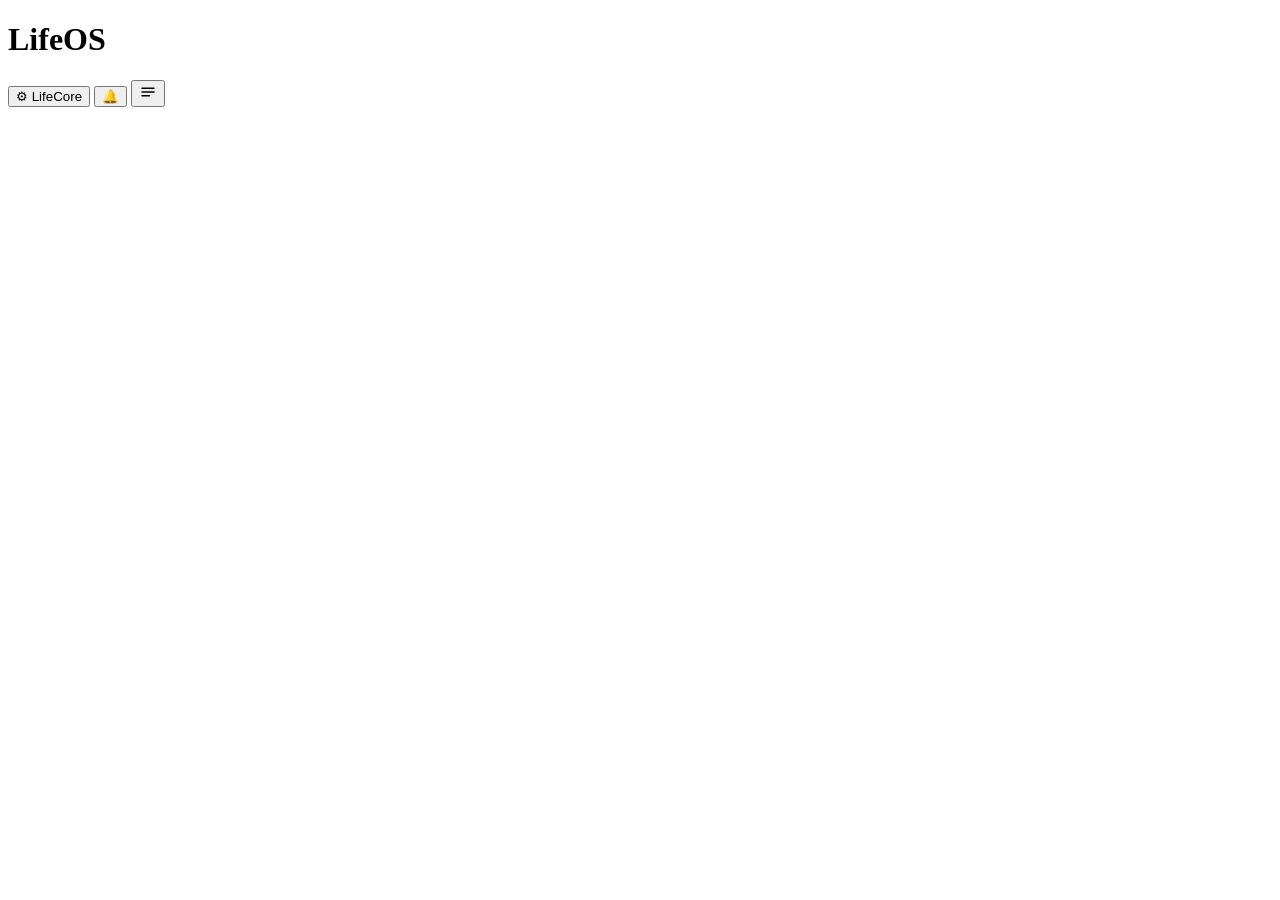
<file: v2b/src/shell.html>
<!DOCTYPE html>
<html lang="ru">
<head>
<meta charset="utf-8">
<meta name="viewport" content="width=device-width, initial-scale=1, viewport-fit=cover">
<meta name="apple-mobile-web-app-capable" content="yes">
<title>LifeOS — Beta 2.0</title>
<style>
/*@CSS*/</style>
</head>
<body>
<div class="head">
  <div><h1>LifeOS</h1></div>
</div>
<div id="stk">
<div class="bar" id="bar1" style="margin-bottom:10px">
  <div class="seg" id="viewSeg"></div>
</div>
<div class="bar" id="bar2">
  <div class="seg" id="envSeg"></div>
  <button class="fbtn" id="fbtn" type="button" hidden>🔥 Фокус</button>
  <button class="fbtn" id="tbtn" type="button" hidden title="Показать только сегодняшние задачи">📅 Сегодня</button>
  <button class="fbtn" id="cbtn" type="button" title="Утро, еда, зал и вечер: показать или скрыть">⚙ LifeCore</button>
  <button class="fbtn" id="nbtn" type="button" title="Уведомления в Telegram" aria-label="Уведомления">🔔</button>
  <button class="fbtn pbtn" id="pbtn" type="button" title="Проекты: порядок и видимость" aria-label="Проекты"><svg viewBox="0 0 24 24" width="18" height="18" aria-hidden="true"><path d="M4 7h16M4 12h16M4 17h10" fill="none" stroke="currentColor" stroke-width="2" stroke-linecap="round"/></svg></button>
  </div>
</div>
<p class="hint" id="hint"></p>
<div id="view"></div>

<script>
/*@LIB*/</script>
<script>
/*@JS*/</script>
</body>
</html>
</file>
